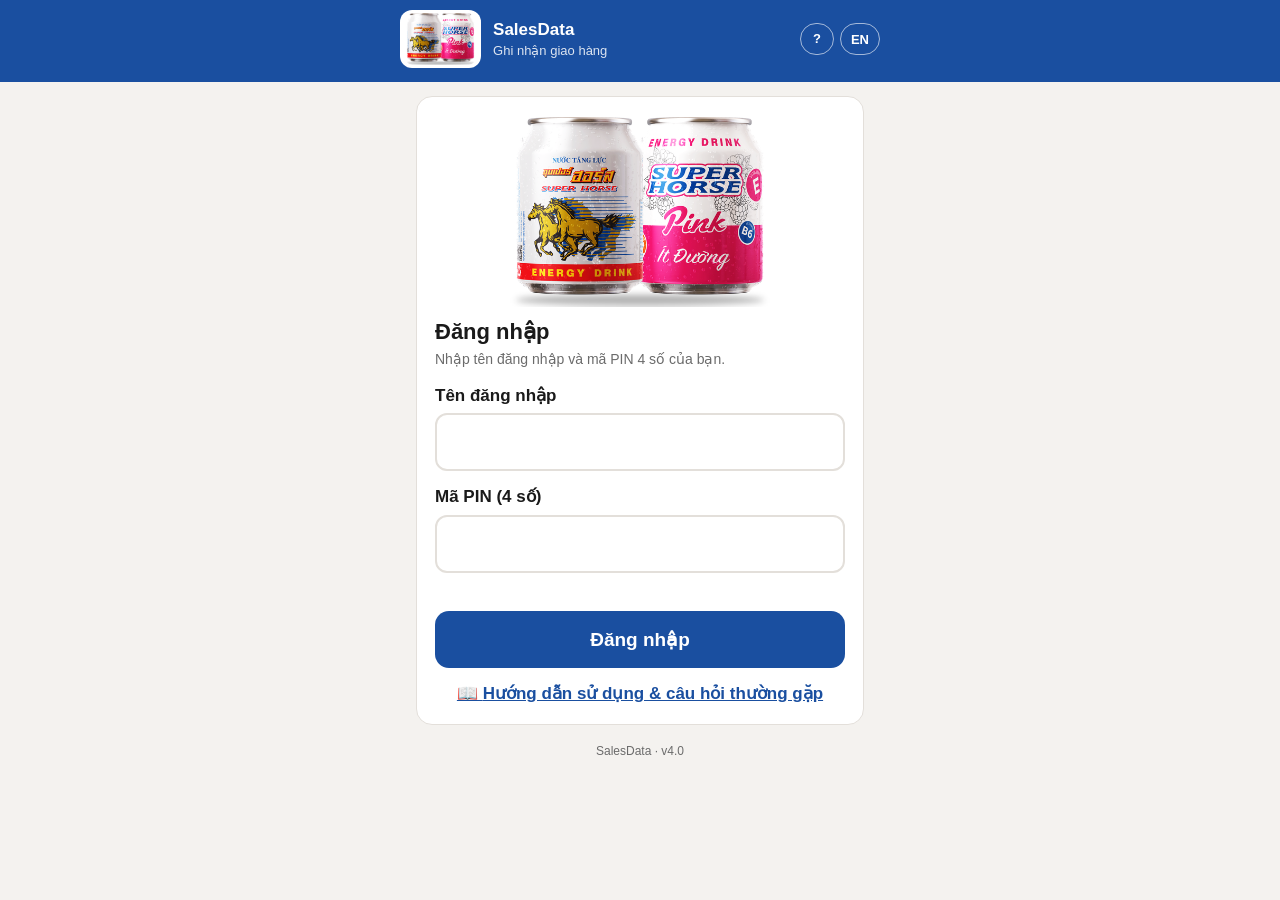
<file: index.html>
<!doctype html>
<html lang="vi">
<head>
<meta charset="utf-8">
<meta name="viewport" content="width=device-width, initial-scale=1, viewport-fit=cover">
<meta name="theme-color" content="#1A4FA0">
<meta name="apple-mobile-web-app-capable" content="yes">
<meta name="apple-mobile-web-app-title" content="SalesData">
<title>SalesData</title>
<link rel="manifest" href="manifest.json">
<link rel="apple-touch-icon" href="icon.png">
<link rel="icon" href="icon.png">
<style>
  :root{
    --brand:#1A4FA0; --brand-dark:#123A78; --accent:#F5C84C; --ink:#1A1A1A; --muted:#6B6B6B;
    --bg:#F4F2EF; --card:#FFFFFF; --line:#E3DFDA;
    --green:#1E9E4A; --orange:#E07B00; --red:#D0212B;
    --radius:16px;
  }
  *{box-sizing:border-box;-webkit-tap-highlight-color:transparent}
  html,body{margin:0;height:100%}
  body{font-family:-apple-system,BlinkMacSystemFont,"Segoe UI",Roboto,"Helvetica Neue",Arial,sans-serif;
       background:var(--bg);color:var(--ink);font-size:17px;line-height:1.4}
  .wrap{max-width:480px;margin:0 auto;padding:0 16px calc(24px + env(safe-area-inset-bottom))}
  header{background:var(--brand);color:#fff;padding:calc(10px + env(safe-area-inset-top)) 16px 14px}
  .hdr{max-width:480px;margin:0 auto;display:flex;align-items:center;gap:12px}
  .logo{height:58px;width:auto;max-width:90px;object-fit:contain;background:#fff;border-radius:12px;padding:3px 5px}
  .hero{display:block;width:72%;max-width:260px;margin:2px auto 10px}
  .logo-fallback{display:none;font-weight:900;letter-spacing:.5px;line-height:1;font-size:14px;
       background:#fff;color:var(--brand);border-radius:10px;padding:7px 9px;text-align:center}
  .who{flex:1;min-width:0}
  .who .name{font-weight:700;font-size:17px;white-space:nowrap;overflow:hidden;text-overflow:ellipsis}
  .who .user{font-size:13px;opacity:.85}
  .hbtns{display:flex;gap:6px}
  .chip{border:1px solid rgba(255,255,255,.6);background:transparent;color:#fff;border-radius:999px;
        padding:6px 10px;font-size:13px;font-weight:600}
  .card{background:var(--card);border-radius:var(--radius);padding:18px;margin-top:14px;border:1px solid var(--line)}
  h1{font-size:22px;margin:4px 0 2px}
  .sub{color:var(--muted);font-size:14px;margin:0}
  label{display:block;font-weight:700;margin:14px 0 6px}
  input{width:100%;font-size:22px;padding:14px;border:2px solid var(--line);border-radius:12px;background:#fff;color:var(--ink)}
  input:focus{outline:none;border-color:var(--brand)}
  input.big{font-size:40px;font-weight:800;text-align:center;letter-spacing:1px}
  input.pin{letter-spacing:12px;text-align:center;font-weight:800}
  .hint{font-size:13px;color:var(--muted);margin-top:6px}
  .err{color:var(--red);font-size:14px;font-weight:600;margin-top:8px;min-height:1em}
  .btn{display:block;width:100%;border:0;border-radius:14px;padding:17px;font-size:19px;font-weight:800;
       background:var(--brand);color:#fff;margin-top:16px}
  .btn:active{background:var(--brand-dark)}
  .btn:disabled{background:#C9C4BE;color:#fff}
  .btn.ghost{background:#fff;color:var(--ink);border:2px solid var(--line)}
  .btn.green{background:var(--green)}
  .row{display:flex;justify-content:space-between;gap:10px;padding:10px 0;border-bottom:1px solid var(--line)}
  .row:last-child{border-bottom:0}
  .row .k{color:var(--muted)} .row .v{font-weight:700;text-align:right;word-break:break-word}
  /* GPS */
  .gps{display:flex;gap:12px;align-items:center}
  .dot{width:22px;height:22px;border-radius:50%;flex:none;background:#BBB;box-shadow:0 0 0 5px rgba(0,0,0,.06)}
  .dot.green{background:var(--green);box-shadow:0 0 0 5px rgba(30,158,74,.18)}
  .dot.orange{background:var(--orange);box-shadow:0 0 0 5px rgba(224,123,0,.18)}
  .dot.red{background:var(--red);box-shadow:0 0 0 5px rgba(208,33,43,.18)}
  .dot.wait{animation:pulse 1.2s infinite}
  @keyframes pulse{50%{opacity:.35}}
  .gps .t{font-weight:800}
  .gps .d{font-size:13px;color:var(--muted)}
  .legend{display:grid;grid-template-columns:auto 1fr;gap:6px 10px;font-size:13px;margin-top:12px;
          padding-top:12px;border-top:1px dashed var(--line);align-items:center}
  .legend i{display:inline-block;width:12px;height:12px;border-radius:50%}
  .big-num{font-size:46px;font-weight:900;text-align:center;color:var(--brand);margin:6px 0}
  .center{text-align:center}
  .tick{width:84px;height:84px;border-radius:50%;background:var(--green);color:#fff;font-size:50px;
        display:flex;align-items:center;justify-content:center;margin:10px auto}
  .tick.amber{background:var(--orange)}
  .banner{background:#FFF4E0;border:1px solid #F3C98A;color:#7A4A00;border-radius:12px;padding:10px 12px;
          font-size:14px;margin-top:14px;display:none}
  .modal{position:fixed;inset:0;background:rgba(0,0,0,.55);display:none;align-items:flex-end;justify-content:center;z-index:9}
  .modal .box{background:#fff;width:100%;max-width:480px;border-radius:20px 20px 0 0;padding:22px 18px calc(22px + env(safe-area-inset-bottom))}
  .hidden{display:none!important}
  .tagline{background:#0F2F63;color:#F5C84C;text-align:center;font-size:clamp(10.5px,2.9vw,13px);font-weight:700;
           padding:7px 8px;white-space:nowrap;overflow:hidden;text-overflow:ellipsis}
  .mission{position:fixed;inset:0;z-index:10;background:linear-gradient(170deg,#1A4FA0 0%,#0F2F63 100%);
           color:#fff;display:none;flex-direction:column;overflow-y:auto;
           padding:calc(28px + env(safe-area-inset-top)) 24px calc(24px + env(safe-area-inset-bottom))}
  .mission .in{max-width:440px;margin:auto;width:100%;text-align:center}
  .mission img{width:62%;max-width:230px;background:#fff;border-radius:20px;padding:10px 12px;margin-bottom:22px}
  .mission .hello{font-size:18px;opacity:.9;margin-bottom:14px}
  .mission .msg{font-size:24px;line-height:1.45;font-weight:700;text-align:left}
  .mission .msg b{color:#FFE7A3}
  .mission .ok{background:#fff;color:var(--brand);margin-top:30px;font-size:22px}
  .tabs{display:flex;background:#fff;border-bottom:1px solid var(--line);position:sticky;top:0;z-index:5}
  .tabs button{flex:1;border:0;background:transparent;padding:12px 6px;font-size:15.5px;font-weight:700;color:var(--muted);border-bottom:3px solid transparent}
  .tabs button.on{color:var(--brand);border-bottom-color:var(--brand)}
  .tabs .badge{display:inline-block;min-width:18px;padding:0 5px;border-radius:9px;background:var(--orange);color:#fff;font-size:11.5px;margin-left:4px;vertical-align:2px}
  .tiles{display:grid;grid-template-columns:1fr 1fr;gap:10px}
  .tile{background:var(--card);border:1px solid var(--line);border-radius:var(--radius);padding:14px}
  .tile .l{font-size:13px;color:var(--muted);font-weight:600}
  .tile .v{font-size:34px;font-weight:900;color:var(--ink);line-height:1.1;margin-top:4px}
  .tile .u{font-size:13px;color:var(--muted)}
  .tile .d{font-size:12.5px;color:var(--muted);margin-top:4px}
  .stats{display:grid;grid-template-columns:repeat(3,1fr);text-align:center;gap:6px}
  .stats b{display:block;font-size:20px} .stats span{font-size:12px;color:var(--muted)}
  .ctitle{font-weight:800;font-size:16px;margin:0 0 2px} .csub{font-size:12.5px;color:var(--muted);margin:0 0 10px}
  .mbar{fill:var(--brand)} .mbar.today{fill:var(--accent)} .maxis{fill:var(--muted);font-size:10px}
  .dayh{font-size:13px;font-weight:800;color:var(--muted);margin:14px 0 4px;display:flex;justify-content:space-between}
  .ent{display:flex;align-items:center;gap:10px;padding:10px 0;border-bottom:1px solid var(--line)}
  .ent:last-child{border-bottom:0}
  .ent .tm{font-weight:700;width:48px;flex:none;font-size:15px}
  .ent .bx{flex:1;min-width:0}
  .ent .bx b{font-size:18px}
  .ent .st{font-size:12.5px;color:var(--muted);margin-top:2px}
  .ent.void .bx b{text-decoration:line-through;color:var(--muted)}
  .pill{display:inline-block;font-size:11.5px;font-weight:700;border-radius:999px;padding:2px 8px;margin-right:4px}
  .p-pend{background:#FFF1DB;color:#8A4B00} .p-am{background:#E3EDFB;color:#123A78} .p-void{background:#EEE;color:#555}
  .p-rej{background:#FCE4E4;color:#8F1C1C} .p-q{background:#FFF1DB;color:#8A4B00}
  .rbtn{flex:none;border:1px solid var(--line);background:#fff;border-radius:10px;padding:8px 10px;font-size:13px;font-weight:700;color:var(--ink)}
  .opt{display:flex;gap:10px;align-items:center;border:2px solid var(--line);border-radius:12px;padding:12px;margin-top:8px;font-weight:700}
  .opt.on{border-color:var(--brand);background:#F1F6FD}
  .opt input{width:auto;margin:0}
  textarea{width:100%;font:inherit;font-size:16px;padding:10px;border:2px solid var(--line);border-radius:12px;min-height:70px}
  .refresh{display:flex;justify-content:space-between;align-items:center;font-size:12.5px;color:var(--muted);margin-top:12px}
  .refresh button{border:1px solid var(--line);background:#fff;border-radius:10px;padding:6px 12px;font-weight:700}
  .seg{display:flex;gap:6px;margin:4px 0 2px}
  .seg button{flex:1;border:2px solid var(--line);background:#fff;border-radius:12px;padding:10px 6px;font-weight:800;font-size:14.5px;color:var(--muted)}
  .seg button.on{border-color:var(--brand);color:var(--brand);background:#F1F6FD}
  .seg button.pink.on{border-color:#D6246E;color:#D6246E;background:#FDEFF5}
  select.sel{width:100%;font-size:17px;padding:12px;border:2px solid var(--line);border-radius:12px;background:#fff;font-weight:700}
  .stile .v.neg{color:var(--red)}
  .stile .pend{font-size:12.5px;color:#8A4B00;font-weight:700;margin-top:2px}
  .eom{background:linear-gradient(135deg,#FFF4E0,#FFE7BF);border:1px solid #F3C98A;border-radius:var(--radius);padding:14px;margin-top:12px}
  .eom b{display:block;font-size:16px;color:#6B3A00} .eom p{margin:4px 0 10px;font-size:13.5px;color:#7A4A00}
  .eom.done{background:#E3F4E8;border-color:#B5DDC0} .eom.done b{color:#1B5E20}
  .acts{display:grid;grid-template-columns:1fr 1fr;gap:8px}
  .act{border:1px solid var(--line);background:#fff;border-radius:14px;padding:14px 10px;text-align:left;font-weight:800;font-size:14.5px;color:var(--ink);min-height:64px}
  .act span{display:block;font-size:22px;margin-bottom:2px}
  .act.wide{grid-column:span 2;background:var(--brand);color:#fff;border-color:var(--brand)}
  .dispatch{border:2px dashed var(--brand);border-radius:14px;padding:12px;margin-top:10px;display:flex;gap:10px;align-items:center}
  .dispatch .i{flex:1} .dispatch b{font-size:18px} .dispatch .s{font-size:12.5px;color:var(--muted)}
  .mv{display:flex;gap:10px;align-items:flex-start;padding:9px 0;border-bottom:1px solid var(--line);font-size:14px}
  .mv:last-child{border-bottom:0}
  .mv .q{font-weight:900;min-width:58px;text-align:right;font-size:16px}
  .mv .q.in{color:var(--green)} .mv .q.out{color:var(--ink)}
  .mv .x{flex:1;min-width:0} .mv .x .m{color:var(--muted);font-size:12.5px}
  .cmp{display:grid;grid-template-columns:1fr auto auto auto;gap:6px 12px;align-items:center;font-size:15px;margin:12px 0}
  .cmp .h{font-size:12px;color:var(--muted);font-weight:700}
  .cmp .d0{color:var(--green);font-weight:900} .cmp .dn{color:var(--red);font-weight:900}
  .gmini{display:flex;align-items:center;gap:8px;font-size:13px;color:var(--muted);margin-top:10px}
  .gmini .dot{width:12px;height:12px;box-shadow:none}
  .busy{position:fixed;inset:0;z-index:20;background:linear-gradient(170deg,#1A4FA0 0%,#0F2F63 100%);color:#fff;display:none;
        flex-direction:column;align-items:center;justify-content:center;text-align:center;padding:24px}
  .busy .spin{width:74px;height:74px;border-radius:50%;border:7px solid rgba(255,255,255,.25);border-top-color:#F5C84C;animation:spin .9s linear infinite}
  @keyframes spin{to{transform:rotate(360deg)}}
  .busy h2{font-size:26px;margin:22px 0 6px} .busy p{font-size:16px;opacity:.9;margin:0;max-width:320px}
  .busy .bx{font-size:44px;font-weight:900;color:#F5C84C;margin-top:14px}
  .foot{font-size:12px;color:var(--muted);text-align:center;margin-top:18px}
</style>
</head>
<body>

<header>
  <div class="hdr">
    <img class="logo" src="logo.png" alt="Super Horse" onerror="this.style.display='none';document.getElementById('logoFb').style.display='block'">
    <div class="logo-fallback" id="logoFb">SUPER<br>HORSE</div>
    <div class="who">
      <div class="name" id="hName">SalesData</div>
      <div class="user" id="hUser" data-i="appTitle"></div>
    </div>
    <div class="hbtns">
      <a class="chip" id="helpBtn" href="guide-sales.html?from=app" title="Help / Hướng dẫn" aria-label="Help" style="text-decoration:none;font-weight:800;min-width:34px;text-align:center">?</a>
      <button class="chip" id="langBtn">EN</button>
      <button class="chip hidden" id="logoutBtn" data-i="logout"></button>
    </div>
  </div>
</header>
<div class="tagline hidden" id="tagline" data-i="tagline"></div>
<nav class="tabs hidden" id="tabs">
  <button id="tabEntry" class="on" data-i="tabEntry"></button>
  <button id="tabStock"><span data-i="tabStock"></span><span class="badge hidden" id="stockBadge"></span></button>
  <button id="tabMine"><span data-i="tabMine"></span><span class="badge hidden" id="mineBadge"></span></button>
</nav>

<div class="wrap">

  <!-- LOGIN -->
  <section id="vLogin" class="hidden">
    <div class="card">
      <img class="hero" src="logo.png" alt="Super Horse Classic &amp; Pink" onerror="this.remove()">
      <h1 data-i="loginTitle"></h1>
      <p class="sub" data-i="loginSub"></p>
      <label for="uName" data-i="username"></label>
      <input id="uName" autocomplete="username" autocapitalize="none" autocorrect="off" spellcheck="false">
      <label for="uPin" data-i="pin"></label>
      <input id="uPin" class="pin" type="password" inputmode="numeric" pattern="[0-9]*" maxlength="4" autocomplete="current-password">
      <div class="err" id="loginErr"></div>
      <button class="btn" id="loginBtn" data-i="loginBtn"></button>
      <p class="center" style="margin:14px 0 0"><a href="guide-sales.html?from=app" id="helpLink" style="color:var(--brand);font-weight:700">📖 <span data-i="guideLink"></span></a></p>
    </div>
  </section>

  <!-- ENTRY -->
  <section id="vEntry" class="hidden">
    <div class="banner" id="queueBanner"></div>

    <div class="card">
      <div class="gps">
        <div class="dot wait" id="gDot"></div>
        <div>
          <div class="t" id="gTitle"></div>
          <div class="d" id="gDesc"></div>
        </div>
      </div>
      <div class="legend">
        <i style="background:var(--green)"></i><span data-i="lgGreen"></span>
        <i style="background:var(--orange)"></i><span data-i="lgOrange"></span>
        <i style="background:var(--red)"></i><span data-i="lgRed"></span>
      </div>
      <p class="hint" data-i="gpsWhy"></p>
    </div>

    <div class="card">
      <div id="dl1PickWrap" class="hidden"><label for="dl1Pick" style="margin-top:0" data-i="fromDl1"></label>
        <select id="dl1Pick" class="sel"></select></div>
      <label data-i="productLabel" id="prodLbl"></label>
      <div class="seg" id="prodSeg"><button data-p="SH" class="on">Super Horse Energy Drink</button><button data-p="PINK" class="pink">Super Horse Pink</button></div>
      <label for="boxes" data-i="boxesLabel"></label>
      <input id="boxes" class="big" type="text" inputmode="numeric" pattern="[0-9]*" maxlength="4" autocomplete="off" placeholder="0">
      <div class="hint" data-i="boxesHint"></div>
      <div class="err" id="boxErr"></div>
      <button class="btn" id="confirmBtn" disabled data-i="confirm"></button>
      <div class="err center" id="confirmWhy" style="color:var(--muted);font-weight:500"></div>
    </div>
  </section>

  <!-- REVIEW -->
  <section id="vReview" class="hidden">
    <div class="card">
      <h1 data-i="reviewTitle"></h1>
      <p class="sub" data-i="reviewSub"></p>
      <div class="big-num" id="rBoxes"></div>
      <div class="center sub" data-i="boxesUnit"></div>
      <div style="margin-top:14px">
        <div class="row"><span class="k" data-i="rProduct"></span><span class="v" id="rProd"></span></div>
        <div class="row hidden" id="rDl1Row"><span class="k" data-i="fromDl1"></span><span class="v" id="rDl1"></span></div>
        <div class="row"><span class="k" data-i="rEmployee"></span><span class="v" id="rEmp"></span></div>
        <div class="row"><span class="k" data-i="rTime"></span><span class="v" id="rTime"></span></div>
        <div class="row"><span class="k" data-i="rGps"></span><span class="v" id="rGps"></span></div>
        <div class="row"><span class="k" data-i="rAcc"></span><span class="v" id="rAcc"></span></div>
      </div>
      <button class="btn green" id="submitBtn" data-i="submit"></button>
      <button class="btn ghost" id="backBtn" data-i="back"></button>
    </div>
  </section>

  <!-- DONE -->
  <section id="vDone" class="hidden">
    <div class="card center">
      <div class="tick" id="dTick">✓</div>
      <h1 id="dTitle"></h1>
      <p class="sub" id="dSub"></p>
      <div class="big-num" id="dBoxes"></div>
      <button class="btn" id="newBtn" data-i="newEntry"></button>
    </div>
  </section>

  <!-- DL1 STOCK -->
  <section id="vStock" class="hidden">
    <div class="refresh"><span id="kUpd"></span><button id="kRefresh" data-i="refresh"></button></div>
    <div class="err" id="kErr"></div>
    <div id="stockBody"></div>
  </section>

  <!-- MY SALES (read-only) -->
  <section id="vMine" class="hidden">
    <div class="refresh"><span id="mUpd"></span><button id="mRefresh" data-i="refresh"></button></div>
    <div class="err" id="mErr"></div>
    <div id="mineBody"></div>
  </section>

  <div class="foot">SalesData · v4.0</div>
</div>

<!-- Welcome / mission screen (once per login) -->
<div class="mission" id="mission">
  <div class="in">
    <img src="logo.png" alt="Super Horse" onerror="this.remove()">
    <div class="hello" id="mHello"></div>
    <div class="msg" id="mMsg"></div>
    <button class="btn ok" id="mOk">OK</button>
  </div>
</div>

<div id="toast" style="position:fixed;left:50%;bottom:calc(24px + env(safe-area-inset-bottom));transform:translateX(-50%);background:#1F1F1F;color:#fff;border-radius:12px;padding:11px 16px;font-weight:700;z-index:25;display:none;max-width:90vw;text-align:center"></div>
<!-- Sending overlay -->
<div class="busy" id="busy" role="alertdialog" aria-live="assertive">
  <div class="spin"></div>
  <h2 id="busyT"></h2><p id="busyS"></p><div class="bx" id="busyB"></div>
</div>

<!-- Stock movement / delivery -->
<div class="modal" id="mvModal">
  <div class="box" style="max-height:94vh;overflow:auto">
    <h1 id="mvTitle"></h1>
    <p class="sub" id="mvSub"></p>
    <div id="mvProdWrap"><label data-i="productLabel"></label>
      <div class="seg" id="mvSeg"><button data-p="SH" class="on">Super Horse Energy Drink</button><button data-p="PINK" class="pink">Super Horse Pink</button></div></div>
    <label for="mvQty" data-i="qtyBoxes"></label>
    <input id="mvQty" class="big" type="text" inputmode="numeric" pattern="[0-9]*" maxlength="5" placeholder="0">
    <label for="mvNote" id="mvNoteLbl"></label>
    <textarea id="mvNote" maxlength="300"></textarea>
    <div class="gmini"><span class="dot" id="mvDot"></span><span id="mvGps"></span></div>
    <div class="err" id="mvErr"></div>
    <button class="btn green" id="mvSend" disabled></button>
    <button class="btn ghost" id="mvClose" data-i="cancel"></button>
  </div>
</div>

<!-- Blind stocktake -->
<div class="modal" id="stModal">
  <div class="box" style="max-height:94vh;overflow:auto">
    <div id="stStep1">
      <h1 id="stTitle"></h1>
      <p class="sub" id="stSub"></p>
      <label for="stSH">Super Horse Energy Drink</label>
      <input id="stSH" class="big" type="text" inputmode="numeric" pattern="[0-9]*" maxlength="6" placeholder="0">
      <label for="stPINK">Super Horse Pink</label>
      <input id="stPINK" class="big" type="text" inputmode="numeric" pattern="[0-9]*" maxlength="6" placeholder="0">
      <p class="hint" data-i="stBlind"></p>
      <div class="gmini"><span class="dot" id="stDot"></span><span id="stGps"></span></div>
      <div class="err" id="stErr"></div>
      <button class="btn green" id="stSend" disabled data-i="stSend"></button>
      <button class="btn ghost" id="stClose" data-i="cancel"></button>
    </div>
    <div id="stStep2" class="hidden">
      <div class="tick" id="stTick">✓</div>
      <h1 id="stResT" class="center"></h1>
      <p class="sub center" id="stResS"></p>
      <div class="cmp" id="stCmp"></div>
      <div id="stDiffWrap" class="hidden">
        <label for="stReason" data-i="stReason"></label>
        <textarea id="stReason" maxlength="300"></textarea>
        <div class="err" id="stErr2"></div>
        <button class="btn" id="stReasonSend" data-i="stReasonSend"></button>
        <button class="btn ghost" id="stRecount" data-i="stRecount"></button>
      </div>
      <button class="btn ghost" id="stDone" data-i="stDone"></button>
    </div>
  </div>
</div>

<!-- Report a mistake -->
<div class="modal" id="repModal">
  <div class="box" style="max-height:92vh;overflow:auto">
    <h1 data-i="repTitle"></h1>
    <p class="sub" id="repEntry"></p>
    <label class="opt" data-k="amend"><input type="radio" name="rk" value="amend"><span data-i="optQty"></span></label>
    <div id="repQtyWrap" class="hidden">
      <label for="repQty" data-i="newQty"></label>
      <input id="repQty" class="big" type="text" inputmode="numeric" pattern="[0-9]*" maxlength="4" placeholder="0">
    </div>
    <label class="opt" data-k="duplicate"><input type="radio" name="rk" value="duplicate"><span data-i="optDup"></span></label>
    <label class="opt" data-k="not_mine"><input type="radio" name="rk" value="not_mine"><span data-i="optNotMine"></span></label>
    <label for="repNote" data-i="repNote"></label>
    <textarea id="repNote" maxlength="300"></textarea>
    <p class="hint" data-i="repHow"></p>
    <div class="err" id="repErr"></div>
    <button class="btn" id="repSend" data-i="repSend" disabled></button>
    <button class="btn ghost" id="repClose" data-i="cancel"></button>
  </div>
</div>

<!-- Large-quantity double check -->
<div class="modal" id="bigModal">
  <div class="box center">
    <h1 data-i="bigTitle"></h1>
    <div class="big-num" id="bigNum"></div>
    <p class="sub" data-i="bigSub"></p>
    <button class="btn green" id="bigYes" data-i="bigYes"></button>
    <button class="btn ghost" id="bigNo" data-i="bigNo"></button>
  </div>
</div>

<script>
/* ================== CONFIG ================== */
const API_URL = 'https://script.google.com/macros/s/AKfycbwx9JWqWJlHNZlQ2IWpJFFvySi3-HYgj1av-EY830c0ryAxt7UlTzAwJwNkxhgjPYYx/exec';
const MIN_BOXES = 1, MAX_BOXES = 2400, BIG_QTY = 500;
const GREEN_M = 20, ORANGE_M = 50;      // accuracy bands (metres)
const ORANGE_AFTER_S = 20;              // orange accepted after this many seconds
const TZ_OFFSET_H = 7;                  // Vietnam time, for daily logout
/* ============================================ */

const T = {
  vi:{
    appTitle:'Ghi nhận giao hàng', logout:'Thoát',
    loginTitle:'Đăng nhập', loginSub:'Nhập tên đăng nhập và mã PIN 4 số của bạn.',
    username:'Tên đăng nhập', pin:'Mã PIN (4 số)', loginBtn:'Đăng nhập',
    errLogin:'Sai tên đăng nhập hoặc mã PIN.', errLocked:'Nhập sai quá nhiều lần. Thử lại sau 15 phút.',
    errNet:'Không có kết nối mạng. Cần mạng để đăng nhập.', errFill:'Vui lòng nhập tên đăng nhập và đủ 4 số PIN.',
    errServer:'Lỗi máy chủ. Thử lại sau.',
    gpsWait:'Đang tìm vị trí GPS…', gpsGreen:'GPS tốt', gpsOrange:'GPS trung bình', gpsRed:'GPS yếu',
    gpsAcc:'Độ chính xác: ±{m} m',
    gpsDenied:'Chưa cho phép truy cập vị trí. Hãy bật Vị trí (Location) cho trình duyệt rồi tải lại trang.',
    gpsNone:'Thiết bị không hỗ trợ GPS.',
    lgGreen:'Xanh: tốt (±20 m trở xuống) — gửi được',
    lgOrange:'Cam: trung bình (±21–50 m) — gửi được sau 20 giây chờ',
    lgRed:'Đỏ: yếu (trên ±50 m) — không gửi được',
    gpsWhy:'Màu sắc cho biết độ chính xác của vị trí GPS, không phải tín hiệu điện thoại. Để GPS tốt hơn: đứng ngoài trời, tránh mái che và nhà cao tầng, chờ vài giây.',
    boxesLabel:'Số thùng đã giao', boxesHint:'Từ 1 đến 2.400 thùng', boxesUnit:'thùng',
    errBoxes:'Nhập số từ 1 đến 2.400.',
    confirm:'Xác nhận',
    whyGps:'Chờ GPS chuyển sang màu xanh…', whyOrange:'GPS cam — có thể xác nhận sau {s} giây nữa, hoặc chờ màu xanh.',
    whyRed:'GPS đỏ — chưa thể gửi. Hãy ra chỗ thoáng.', whyBoxes:'Nhập số thùng.',
    reviewTitle:'Kiểm tra lại', reviewSub:'Kiểm tra thông tin trước khi gửi.',
    rEmployee:'Nhân viên', rTime:'Thời gian', rGps:'Vị trí', rAcc:'Độ chính xác GPS',
    submit:'Gửi', back:'Quay lại sửa',
    bigTitle:'Số lượng lớn — bạn chắc chắn?', bigSub:'Kiểm tra lại số thùng. Bấm "Đúng" để tiếp tục.',
    bigYes:'Đúng, tiếp tục', bigNo:'Không, sửa lại',
    doneTitle:'Gửi thành công', doneSub:'Dữ liệu đã được lưu.',
    queuedTitle:'Đã lưu trên máy', queuedSub:'Chưa có mạng. Dữ liệu sẽ tự động gửi khi có mạng — không cần nhập lại.',
    newEntry:'Ghi nhận mới',
    queueN:'{n} mục chưa gửi — sẽ tự gửi khi có mạng.',
    expired:'Phiên đăng nhập đã hết hạn. Vui lòng đăng nhập lại.',
    tagline:'Dữ liệu chính xác → Quyết định tốt hơn → Cùng phát triển',
    hello:'Xin chào, {n}!',
    tabStock:'Kho DL1', fromDl1:'Hàng lấy từ DL1', productLabel:'Sản phẩm', rProduct:'Sản phẩm', qtyBoxes:'Số thùng',
    noDl1:'Bạn chưa được giao DL1 nào. Liên hệ admin nếu bạn phụ trách kho DL1.', curStock:'Tồn kho hiện tại', pendingN:'{n} thùng chờ duyệt',
    negWarn:'Tồn âm — hãy kiểm kê', expectedT:'Hàng đang về', dispatchLine:'Phiếu {no} · dự kiến {d}', confirmReceive:'Nhận hàng',
    aSale:'Bán tại DL1', aCount:'Kiểm kê', aReturn:'Trả về công ty', aDamaged:'Hàng hỏng / hết hạn', aPromo:'Hàng khuyến mãi',
    recentT:'Nhập xuất gần đây (cả nhóm)', teamT:'Nhóm', lastCount:'Kiểm kê gần nhất: {d} · @{u}', neverCounted:'Chưa kiểm kê lần nào — hãy kiểm kê để ghi số dư đầu kỳ.',
    eomT:'Kiểm kê cuối tháng {m}', eomS:'Bắt buộc, hạn chót {d}. Số liệu tính cho ngày cuối tháng; thời gian và GPS thực tế vẫn được ghi lại.', eomBtn:'Kiểm kê cuối tháng',
    eomDone:'Đã kiểm kê cuối tháng {m} — chờ quản lý xác nhận và chốt.', eomLocked:'Tháng {m} đã chốt ✓',
    t_receive:'Nhận hàng', t_dropoff:'Giao sau DL1', t_dl1sale:'Bán tại DL1', t_return_hq:'Trả về công ty', t_damaged:'Hỏng / hết hạn', t_promo:'Khuyến mãi', t_count_adj:'Điều chỉnh kiểm kê',
    s_Pending:'Chờ duyệt', s_Rejected:'Bị từ chối', s_Cancelled:'Đã hủy', s_Posted:'',
    noteOpt:'Ghi chú (không bắt buộc)', noteReq:'Lý do (bắt buộc)', noteShort:'Ghi chú — bắt buộc nếu số nhận khác số phiếu',
    mvSend:'Gửi', mvSendApproval:'Gửi để quản lý duyệt', needApproval:'Cần quản lý duyệt trước khi trừ vào kho.',
    mvOk:'Đã ghi nhận ✓', mvPendOk:'Đã gửi — chờ quản lý duyệt', mvQueued:'Đã lưu trên máy — sẽ tự gửi khi có mạng',
    receiveT:'Nhận hàng từ công ty', receiveS:'Phiếu {no} · {p} · công ty gửi {n} thùng', saleS:'Ghi mỗi lần DL1 bán hàng (khách lẻ, xe của DL1…).',
    returnS:'Thùng trả lại công ty.', damagedS:'Thùng hỏng hoặc hết hạn, không bán được.', promoS:'Thùng tặng miễn phí cho chương trình khuyến mãi.',
    stTitle:'Kiểm kê kho {d}', stTitleEom:'Kiểm kê cuối tháng {m} · {d}', stSub:'Đếm toàn bộ thùng trong kho, rồi nhập số đếm được cho từng sản phẩm.',
    stBlind:'Ứng dụng chỉ so sánh với hệ thống sau khi bạn gửi — hãy nhập đúng số bạn đã đếm.', stSend:'Gửi kết quả kiểm kê', stNeedNet:'Cần có mạng để kiểm kê.',
    stMatch:'Khớp với hệ thống', stMatchS:'Không cần điều chỉnh.', stDiffT:'Có chênh lệch', stDiffS:'Yêu cầu điều chỉnh đã gửi quản lý duyệt. Hãy ghi lý do, hoặc bấm Đếm lại nếu bạn nghĩ đã đếm sai.',
    stOpeningT:'Đã ghi số dư đầu kỳ', stOpeningS:'Số dư đầu kỳ cần quản lý duyệt trước khi có hiệu lực.',
    cProduct:'Sản phẩm', cCounted:'Đếm', cSystem:'Hệ thống', cDiff:'Chênh', stReason:'Lý do chênh lệch', stReasonSend:'Gửi lý do', stRecount:'Đếm lại', stDone:'Xong', reasonSent:'Đã gửi lý do ✓',
    gpsMiniWait:'Đang lấy GPS…', gpsMiniOk:'GPS ±{m} m', gpsMiniWeak:'GPS yếu ±{m} m — gửi được sau {s} giây (sẽ được đánh dấu)', gpsMiniWeakOk:'GPS yếu ±{m} m — sẽ được đánh dấu',
    err_not_assigned:'Bạn không được giao DL1 này.', err_month_locked:'Tháng này đã chốt.', err_note_required:'Cần ghi lý do.', err_not_expected:'Phiếu này đã được xử lý.',
    err_eom_done:'Tháng này đã kiểm kê cuối tháng.', err_eom_not_open:'Chưa đến thời gian kiểm kê cuối tháng.', err_boxes:'Số thùng không hợp lệ.', err_gps:'Chưa có GPS.',
    failedN:'{n} mục không gửi được — liên hệ quản lý.', offlineStock:'Đang xem dữ liệu đã lưu (chưa có mạng).', queuedLbl:'Chưa gửi',
    guideLink:'Hướng dẫn sử dụng & câu hỏi thường gặp', sending:'Đang gửi…', sendingSub:'Đã nhận lệnh gửi. Vui lòng chờ — không cần bấm lại.', loggingIn:'Đang đăng nhập…', pleaseWait:'Vui lòng chờ…',
    tabEntry:'Ghi nhận', tabMine:'Doanh số', refresh:'Làm mới', updatedAt:'Cập nhật {t}', cancel:'Đóng',
    today:'Hôm nay', thisMonth:'Tháng này', boxes:'thùng', dropsN:'{n} lượt giao', vsLast:'{a} so với cùng kỳ tháng trước', noLast:'tháng trước chưa có dữ liệu',
    dailyT:'Số thùng mỗi ngày — tháng này', dailyS:'Cột vàng = hôm nay.', activeDays:'Ngày làm việc', avgDrop:'TB thùng / lượt', bestDay:'Ngày tốt nhất',
    entriesT:'Các lượt giao của tôi', entriesS:'Chỉ xem. Thấy sai? Bấm "Báo lỗi" để quản lý dữ liệu kiểm tra.',
    noEntries:'Chưa có lượt giao nào trong tháng này.', report:'Báo lỗi', cancelReq:'Hủy yêu cầu',
    stPend:'Chờ duyệt', stAm:'Đã sửa', stVoid:'Đã hủy', stRej:'Bị từ chối', stQueued:'Chưa gửi (chờ mạng)',
    pendAmend:'Yêu cầu sửa thành {n} thùng', pendVoid:'Yêu cầu hủy mục này', amFrom:'gốc {o} → {n} thùng', rejBy:'Lý do: {r}',
    repTitle:'Báo lỗi lượt giao', optQty:'Sai số thùng', newQty:'Số thùng đúng', optDup:'Mục bị trùng (nhập 2 lần)', optNotMine:'Không phải lượt giao của tôi',
    repNote:'Ghi chú (không bắt buộc)', repHow:'Quản lý dữ liệu sẽ kiểm tra và duyệt. Dữ liệu gốc không bị xóa — mọi thay đổi đều được ghi lại.',
    repSend:'Gửi yêu cầu', repOk:'Đã gửi yêu cầu. Trạng thái: Chờ duyệt.', repNeedNet:'Cần có mạng để gửi yêu cầu.',
    errPending:'Mục này đã có yêu cầu đang chờ duyệt.', errWindow:'Đã quá hạn báo lỗi cho mục này. Liên hệ quản lý dữ liệu.',
    errNoChange:'Số thùng mới giống số hiện tại.', errVoid:'Mục này đã bị hủy.', loadFail:'Không tải được dữ liệu. Kiểm tra mạng rồi bấm Làm mới.',
    confirmCancel:'Hủy yêu cầu này?',
    mission:'Mỗi lần giao hàng được <b>ghi nhận chính xác</b> giúp chúng ta biết <b>khách hàng của mình ở đâu</b>. Chúng ta dùng dữ liệu đó để lập kế hoạch tốt hơn, hỗ trợ khách hàng tốt hơn, và <b>cùng nhau phát triển</b> công ty của chúng ta — Super Horse Energy Drink.',
  },
  en:{
    appTitle:'Drop-off record', logout:'Log out',
    loginTitle:'Log in', loginSub:'Enter your username and 4-digit PIN.',
    username:'Username', pin:'PIN (4 digits)', loginBtn:'Log in',
    errLogin:'Wrong username or PIN.', errLocked:'Too many wrong attempts. Try again in 15 minutes.',
    errNet:'No internet connection. Login needs a connection.', errFill:'Enter your username and all 4 PIN digits.',
    errServer:'Server error. Please try again later.',
    gpsWait:'Finding GPS position…', gpsGreen:'GPS good', gpsOrange:'GPS fair', gpsRed:'GPS poor',
    gpsAcc:'Accuracy: ±{m} m',
    gpsDenied:'Location access is blocked. Turn on Location for your browser, then reload the page.',
    gpsNone:'This device does not support GPS.',
    lgGreen:'Green: good (±20 m or better) — can submit',
    lgOrange:'Orange: fair (±21–50 m) — can submit after 20 s wait',
    lgRed:'Red: poor (worse than ±50 m) — cannot submit',
    gpsWhy:'The colour shows how accurate the GPS position is, not your phone signal. For better GPS: stand outdoors, away from roofs and tall buildings, and wait a few seconds.',
    boxesLabel:'Boxes dropped off', boxesHint:'1 to 2,400 boxes', boxesUnit:'boxes',
    errBoxes:'Enter a number from 1 to 2,400.',
    confirm:'Confirm',
    whyGps:'Waiting for GPS to turn green…', whyOrange:'GPS orange — you can confirm in {s} s, or wait for green.',
    whyRed:'GPS red — cannot submit yet. Move to an open area.', whyBoxes:'Enter the number of boxes.',
    reviewTitle:'Check again', reviewSub:'Check the details before sending.',
    rEmployee:'Employee', rTime:'Time', rGps:'Location', rAcc:'GPS accuracy',
    submit:'Submit', back:'Go back and edit',
    bigTitle:'Large quantity — are you sure?', bigSub:'Check the number of boxes. Tap "Yes" to continue.',
    bigYes:'Yes, continue', bigNo:'No, edit',
    doneTitle:'Sent successfully', doneSub:'The record has been saved.',
    queuedTitle:'Saved on phone', queuedSub:'No internet. It will send automatically when connected — no need to re-enter.',
    newEntry:'New entry',
    queueN:'{n} record(s) not sent yet — will send automatically when online.',
    expired:'Your session has expired. Please log in again.',
    tagline:'Accurate data → Better decisions → Growing together',
    hello:'Hello, {n}!',
    tabStock:'DL1 stock', fromDl1:'From DL1', productLabel:'Product', rProduct:'Product', qtyBoxes:'Boxes',
    noDl1:'You are not assigned to a DL1. Contact the admin if you look after a DL1 warehouse.', curStock:'Current stock', pendingN:'{n} boxes pending approval',
    negWarn:'Below zero — please do a stocktake', expectedT:'Deliveries on the way', dispatchLine:'Note {no} · expected {d}', confirmReceive:'Receive',
    aSale:'Sold at DL1', aCount:'Stocktake', aReturn:'Return to HQ', aDamaged:'Damaged / expired', aPromo:'Free promotion',
    recentT:'Recent movements (whole team)', teamT:'Team', lastCount:'Last stocktake: {d} · @{u}', neverCounted:'Never counted — do a stocktake to record the opening balance.',
    eomT:'Month-end stocktake {m}', eomS:'Required, deadline {d}. Figures count for the last day of the month; the real time and GPS are still recorded.', eomBtn:'Do month-end stocktake',
    eomDone:'Month-end {m} counted — waiting for the manager to sign off.', eomLocked:'Month {m} is closed ✓',
    t_receive:'Received', t_dropoff:'Drop-off', t_dl1sale:'Sold at DL1', t_return_hq:'Return to HQ', t_damaged:'Damaged / expired', t_promo:'Promotion', t_count_adj:'Stocktake adjustment',
    s_Pending:'Pending', s_Rejected:'Rejected', s_Cancelled:'Cancelled', s_Posted:'',
    noteOpt:'Note (optional)', noteReq:'Reason (required)', noteShort:'Note — required if it differs from the delivery note',
    mvSend:'Submit', mvSendApproval:'Send for manager approval', needApproval:'Needs manager approval before it comes off stock.',
    mvOk:'Recorded ✓', mvPendOk:'Sent — waiting for manager approval', mvQueued:'Saved on phone — will send when online',
    receiveT:'Receive delivery from HQ', receiveS:'Note {no} · {p} · HQ sent {n} boxes', saleS:'Log each time the DL1 sells (walk-in customers, DL1 truck…).',
    returnS:'Boxes sent back to head office.', damagedS:'Boxes damaged or expired, not sellable.', promoS:'Boxes given away free for a promotion.',
    stTitle:'Stocktake {d}', stTitleEom:'Month-end stocktake {m} · {d}', stSub:'Count every box in the warehouse, then enter what you counted for each product.',
    stBlind:'The app only compares with the system after you send — enter exactly what you counted.', stSend:'Submit count', stNeedNet:'A stocktake needs signal.',
    stMatch:'Matches the system', stMatchS:'No adjustment needed.', stDiffT:'There is a difference', stDiffS:'An adjustment request went to the manager. Give a reason, or tap Count again if you think you miscounted.',
    stOpeningT:'Opening balance recorded', stOpeningS:'The opening balance needs manager approval before it counts.',
    cProduct:'Product', cCounted:'Counted', cSystem:'System', cDiff:'Diff', stReason:'Reason for the difference', stReasonSend:'Send reason', stRecount:'Count again', stDone:'Done', reasonSent:'Reason sent ✓',
    gpsMiniWait:'Getting GPS…', gpsMiniOk:'GPS ±{m} m', gpsMiniWeak:'Weak GPS ±{m} m — can send in {s} s (will be flagged)', gpsMiniWeakOk:'Weak GPS ±{m} m — will be flagged',
    err_not_assigned:'You are not assigned to this DL1.', err_month_locked:'This month is closed.', err_note_required:'A reason is required.', err_not_expected:'This delivery was already handled.',
    err_eom_done:'Month-end stocktake already done.', err_eom_not_open:'Month-end stocktake is not open yet.', err_boxes:'Invalid number of boxes.', err_gps:'No GPS yet.',
    failedN:'{n} item(s) could not be sent — contact your manager.', offlineStock:'Showing saved data (no signal).', queuedLbl:'Not sent',
    guideLink:'User guide & FAQ', sending:'Sending…', sendingSub:'Submit received. Please wait — no need to tap again.', loggingIn:'Logging in…', pleaseWait:'Please wait…',
    tabEntry:'Record', tabMine:'My sales', refresh:'Refresh', updatedAt:'Updated {t}', cancel:'Close',
    today:'Today', thisMonth:'This month', boxes:'boxes', dropsN:'{n} drop-offs', vsLast:'{a} vs same point last month', noLast:'no data last month',
    dailyT:'Boxes per day — this month', dailyS:'Gold bar = today.', activeDays:'Active days', avgDrop:'Avg boxes / drop', bestDay:'Best day',
    entriesT:'My drop-offs', entriesS:'View only. Spot a mistake? Tap "Report" and a data manager will check it.',
    noEntries:'No drop-offs yet this month.', report:'Report', cancelReq:'Cancel request',
    stPend:'Pending review', stAm:'Amended', stVoid:'Voided', stRej:'Rejected', stQueued:'Not sent yet (waiting for signal)',
    pendAmend:'Asked to change to {n} boxes', pendVoid:'Asked to void this entry', amFrom:'original {o} → {n} boxes', rejBy:'Reason: {r}',
    repTitle:'Report a mistake', optQty:'Wrong number of boxes', newQty:'Correct number of boxes', optDup:'Duplicate (entered twice)', optNotMine:'Not my drop-off',
    repNote:'Note (optional)', repHow:'A data manager will check and approve it. The original is never deleted — every change is logged.',
    repSend:'Send request', repOk:'Request sent. Status: Pending review.', repNeedNet:'You need signal to send a request.',
    errPending:'This entry already has a request waiting.', errWindow:'Too late to report this entry. Contact a data manager.',
    errNoChange:'The new number is the same as the current one.', errVoid:'This entry is already voided.', loadFail:'Could not load data. Check signal, then tap Refresh.',
    confirmCancel:'Cancel this request?',
    mission:'Every drop-off you <b>record accurately</b> shows us <b>where our customers are</b>. We use that data to plan smarter, support our customers better, and <b>grow our company, Super Horse Energy Drink, together</b>.',
  }
};

/* ---------- storage helpers (safe) ---------- */
const S = {
  get(k,d){try{const v=localStorage.getItem(k);return v===null?d:JSON.parse(v)}catch(e){return d}},
  set(k,v){try{localStorage.setItem(k,JSON.stringify(v))}catch(e){}},
  del(k){try{localStorage.removeItem(k)}catch(e){}}
};
const $ = id => document.getElementById(id);

let lang = S.get('sh_lang','vi');
let session = S.get('sh_session',null);   // {token,username,name,expires}
let gps = {watch:null, best:null, start:0, status:'wait', timer:null};
let pending = null;                        // record being reviewed

function t(k,vars){let s=(T[lang][k]||k);if(vars)for(const x in vars)s=s.replace('{'+x+'}',vars[x]);return s}
function applyLang(){
  document.documentElement.lang=lang;
  document.querySelectorAll('[data-i]').forEach(el=>el.textContent=t(el.dataset.i));
  $('langBtn').textContent = lang==='vi'?'EN':'VI'; $('helpBtn').href=$('helpLink').href='guide-sales.html?from=app&lang='+lang;
  renderHeader(); renderGps(); updateConfirm(); renderQueue(); if(mine) renderMine(); if(stock&&session) renderStock();
  if($('mission').style.display==='flex') showMission();
}
$('langBtn').onclick=()=>{lang=lang==='vi'?'en':'vi';S.set('sh_lang',lang);applyLang()};

/* ---------- views ---------- */
function show(v){
  ['vLogin','vEntry','vReview','vDone','vMine','vStock'].forEach(x=>$(x).classList.toggle('hidden',x!==v));
  $('tagline').classList.toggle('hidden',v==='vLogin');
  $('tabs').classList.toggle('hidden',v==='vLogin'||v==='vReview');
  $('tabEntry').classList.toggle('on',v!=='vMine'&&v!=='vStock'); $('tabMine').classList.toggle('on',v==='vMine'); $('tabStock').classList.toggle('on',v==='vStock');
  if(v==='vMine') loadMine();
  if(v==='vStock') loadStock();
  if(v==='vEntry') fillDl1Pick();
  if(v==='vEntry'||v==='vStock') startGps(); else if(v!=='vReview') stopGps();
  window.scrollTo(0,0);
}

/* ---------- session (daily, midnight Vietnam time) ---------- */
function nextMidnightVN(){
  const off=TZ_OFFSET_H*3600e3, now=Date.now();
  return Math.floor((now+off)/86400e3)*86400e3+86400e3-off;
}
function sessionValid(){return session && session.token && Date.now()<session.expires}
function renderHeader(){
  if(sessionValid()){
    $('hName').textContent=session.name||session.username;
    $('hUser').textContent='@'+session.username;
    $('logoutBtn').classList.remove('hidden');
  }else{
    $('hName').textContent='SalesData';
    $('hUser').textContent=t('appTitle');
    $('logoutBtn').classList.add('hidden');
  }
}
$('logoutBtn').onclick=()=>{session=null;mine=null;stock=null;S.del('sh_session');S.del('sh_mine');S.del('sh_stock');renderHeader();show('vLogin')};

/* ---------- API ---------- */
function busy(on,title,sub,boxes){
  $('busy').style.display=on?'flex':'none';
  if(on){$('busyT').textContent=title||t('pleaseWait');$('busyS').textContent=sub||'';$('busyB').textContent=boxes||''}
}
async function api(payload,timeoutMs){
  const ctl=('AbortController' in window)?new AbortController():null;
  const timer=ctl&&timeoutMs?setTimeout(()=>ctl.abort(),timeoutMs):null;
  let r;
  try{ r=await fetch(API_URL,{method:'POST',body:JSON.stringify(payload),signal:ctl?ctl.signal:undefined}); } // text/plain: no CORS preflight
  finally{ if(timer) clearTimeout(timer); }
  if(!r.ok) throw new Error('http '+r.status);
  return r.json();
}

/* ---------- login ---------- */
$('uPin').addEventListener('input',e=>{e.target.value=e.target.value.replace(/\D/g,'').slice(0,4)});
$('uPin').addEventListener('keydown',e=>{if(e.key==='Enter')$('loginBtn').click()});
$('loginBtn').onclick=async()=>{
  const u=$('uName').value.trim().toLowerCase(), p=$('uPin').value;
  $('loginErr').textContent='';
  if(!u||!/^\d{4}$/.test(p)){$('loginErr').textContent=t('errFill');return}
  if(!navigator.onLine){$('loginErr').textContent=t('errNet');return}
  const b=$('loginBtn'); b.disabled=true; busy(true,t('loggingIn'));
  try{
    const res=await api({action:'login',username:u,pin:p,app:'field'});
    if(res.ok){
      session={token:res.token,username:res.username,name:res.name,role:res.role||'',expires:nextMidnightVN()}; mine=null;
      S.set('sh_session',session); S.set('sh_lastUser',u);
      $('uPin').value=''; stock=null; renderHeader(); show('vEntry'); flushQueue(); showMission(); loadStock(true);
    }else{
      $('loginErr').textContent = res.error==='locked'?t('errLocked'):t('errLogin');
    }
  }catch(e){$('loginErr').textContent=navigator.onLine?t('errServer'):t('errNet')}
  busy(false); b.disabled=false;
};

/* ---------- GPS (runs only while entry screen is open & visible) ---------- */
function startGps(){
  if(gps.watch!==null) return;
  if(!('geolocation' in navigator)){gps.status='none';renderGps();return}
  gps.best=null; gps.start=Date.now(); gps.status='wait';
  gps.watch=navigator.geolocation.watchPosition(onPos,onPosErr,{enableHighAccuracy:true,maximumAge:0,timeout:30000});
  clearInterval(gps.timer); gps.timer=setInterval(()=>{renderGps();updateConfirm()},1000);
  renderGps();
}
function stopGps(){
  if(gps.watch!==null){navigator.geolocation.clearWatch(gps.watch);gps.watch=null}
  clearInterval(gps.timer); gps.timer=null;
}
function onPos(p){
  const c=p.coords, fix={lat:c.latitude,lng:c.longitude,acc:Math.round(c.accuracy),at:Date.now()};
  // keep the most accurate recent fix (fresh within 30 s)
  if(!gps.best || fix.acc<=gps.best.acc || Date.now()-gps.best.at>30000) gps.best=fix;
  renderGps(); updateConfirm();
}
function onPosErr(e){
  if(e.code===1){gps.status='denied';renderGps();updateConfirm()}
}
function band(acc){return acc<=GREEN_M?'green':acc<=ORANGE_M?'orange':'red'}
function renderGps(){
  const dot=$('gDot'), ti=$('gTitle'), de=$('gDesc');
  dot.className='dot';
  if(gps.status==='denied'){dot.classList.add('red');ti.textContent=t('gpsRed');de.textContent=t('gpsDenied');return}
  if(gps.status==='none'){dot.classList.add('red');ti.textContent=t('gpsRed');de.textContent=t('gpsNone');return}
  if(!gps.best){dot.classList.add('wait');ti.textContent=t('gpsWait');de.textContent='';return}
  const b=band(gps.best.acc);
  dot.classList.add(b);
  ti.textContent=t(b==='green'?'gpsGreen':b==='orange'?'gpsOrange':'gpsRed');
  de.textContent=t('gpsAcc',{m:gps.best.acc})+' · '+gps.best.lat.toFixed(6)+', '+gps.best.lng.toFixed(6);
}
function gpsOk(){
  if(!gps.best) return {ok:false,why:t('whyGps')};
  const b=band(gps.best.acc);
  if(b==='green') return {ok:true};
  if(b==='red') return {ok:false,why:t('whyRed')};
  const left=ORANGE_AFTER_S-Math.floor((Date.now()-gps.start)/1000);
  return left<=0?{ok:true}:{ok:false,why:t('whyOrange',{s:left})};
}
document.addEventListener('visibilitychange',()=>{
  if(document.hidden) stopGps();
  else if(!$('vEntry').classList.contains('hidden')||!$('vStock').classList.contains('hidden')) startGps();
});

/* ---------- boxes ---------- */
function boxVal(){const v=$('boxes').value;return /^\d+$/.test(v)?parseInt(v,10):NaN}
function boxesOk(){const n=boxVal();return n>=MIN_BOXES&&n<=MAX_BOXES}
$('boxes').addEventListener('input',e=>{
  e.target.value=e.target.value.replace(/\D/g,'').replace(/^0+/,'').slice(0,4);
  $('boxErr').textContent = e.target.value && !boxesOk() ? t('errBoxes') : '';
  updateConfirm();
});
function updateConfirm(){
  if($('vEntry').classList.contains('hidden')) return;
  const g=gpsOk(), b=boxesOk();
  $('confirmBtn').disabled=!(g.ok&&b);
  $('confirmWhy').textContent = !g.ok ? g.why : (!b ? t('whyBoxes') : '');
}

/* ---------- confirm #1 → review ---------- */
$('confirmBtn').onclick=()=>{
  if(!sessionValid()){alert(t('expired'));show('vLogin');return}
  const g=gpsOk(); if(!g.ok||!boxesOk()) return;
  const n=boxVal();
  const go=()=>{
    const f=gps.best;
    const myD=dl1sMine(), dl1=myD.length===1?myD[0].code:(myD.length>1?$('dl1Pick').value:'');
    pending={id:uid(),boxes:n,lat:f.lat,lng:f.lng,acc:f.acc,gpsStatus:band(f.acc),deviceTime:new Date().toISOString(),product:prod,dl1:dl1};
    $('rProd').textContent=P[prod]; $('rDl1Row').classList.toggle('hidden',!dl1); $('rDl1').textContent=dl1?dl1Label(dl1):'';
    $('rBoxes').textContent=n.toLocaleString(lang==='vi'?'vi-VN':'en-US');
    $('rEmp').textContent=(session.name||'')+' (@'+session.username+')';
    $('rTime').textContent=fmtTime(new Date(pending.deviceTime));
    $('rGps').textContent=f.lat.toFixed(6)+', '+f.lng.toFixed(6);
    $('rAcc').innerHTML='<span class="dot '+pending.gpsStatus+'" style="display:inline-block;width:12px;height:12px;vertical-align:middle;margin-right:6px;box-shadow:none"></span>±'+f.acc+' m';
    show('vReview');
  };
  if(n>BIG_QTY){
    $('bigNum').textContent=n.toLocaleString(lang==='vi'?'vi-VN':'en-US');
    $('bigModal').style.display='flex';
    $('bigYes').onclick=()=>{$('bigModal').style.display='none';go()};
    $('bigNo').onclick=()=>{$('bigModal').style.display='none';$('boxes').focus()};
  } else go();
};
$('backBtn').onclick=()=>{pending=null;show('vEntry')};

/* ---------- confirm #2 → submit ---------- */
$('submitBtn').onclick=async()=>{
  if(!pending) return;
  const rec={...pending,token:session.token,username:session.username,name:session.name};
  const b=$('submitBtn'); if(b.disabled) return; b.disabled=true;
  busy(true,t('sending'),t('sendingSub'),rec.boxes.toLocaleString(lang==='vi'?'vi-VN':'en-US')+' '+t('boxesUnit'));
  let sent=false;
  if(navigator.onLine){
    try{
      const res=await api({action:'submit',...rec},15000);   // slow network: give up after 15 s and keep it on the phone
      if(res.ok) sent=true;
      else if(res.error==='auth'){busy(false);alert(t('expired'));session=null;S.del('sh_session');renderHeader();b.disabled=false;show('vLogin');return}
    }catch(e){}
  }
  busy(false);
  if(!sent){rec.offline=true;const q=S.get('sh_queue',[]);q.push(rec);S.set('sh_queue',q)}
  b.disabled=false;
  $('dTick').className='tick'+(sent?'':' amber'); $('dTick').textContent=sent?'✓':'⏳';
  $('dTitle').textContent=t(sent?'doneTitle':'queuedTitle');
  $('dSub').textContent=t(sent?'doneSub':'queuedSub');
  $('dBoxes').textContent=rec.boxes.toLocaleString(lang==='vi'?'vi-VN':'en-US')+' '+t('boxesUnit');
  pending=null; $('boxes').value=''; setProd('SH'); show('vDone'); renderQueue(); if(sent) setTimeout(()=>loadStock(true),500);
};
$('newBtn').onclick=()=>{
  if(!sessionValid()){session=null;S.del('sh_session');renderHeader();show('vLogin');return}
  show('vEntry'); updateConfirm();
};

/* ---------- offline queue ---------- */
let flushing=false;
async function flushQueue(){
  if(flushing||!navigator.onLine) return;
  let q=S.get('sh_queue',[]); if(!q.length) return;
  flushing=true;
  const keep=[];
  for(const rec of q){
    try{
      const res=await api({...rec,action:rec._action||'submit'});
      if(!res.ok){
        if(res.error==='auth'||res.error==='server') keep.push(rec);   // retry later; server ignores duplicates by id
        else { const f=S.get('sh_failed',[]); f.push({rec,error:res.error,at:Date.now()}); S.set('sh_failed',f); }
      }
    }catch(e){keep.push(rec)}
  }
  const sent=keep.length<q.length;
  S.set('sh_queue',keep); flushing=false; renderQueue(); if(sent&&session) loadStock(true);
}
function renderQueue(){
  const n=S.get('sh_queue',[]).length, el=$('queueBanner');
  el.style.display=n?'block':'none'; el.textContent=t('queueN',{n});
}
window.addEventListener('online',flushQueue);
setInterval(()=>{if(!document.hidden)flushQueue()},30000);

/* ---------- welcome / mission (once per login) ---------- */
function showMission(){
  $('mHello').textContent=t('hello',{n:session.name||session.username});
  $('mMsg').innerHTML=t('mission');
  $('mission').style.display='flex';
}
$('mOk').onclick=()=>{$('mission').style.display='none';updateConfirm()};

/* ---------- DL1 STOCK ---------- */
const P={SH:'Super Horse Energy Drink',PINK:'Super Horse Pink'};
const APPROVE_TYPES=['damaged','promo'];
let stock=S.get('sh_stock',null), curDl1=S.get('sh_curDl1',null), prod='SH', mv=null, st=null, miniTimer=null;
function dl1sMine(){ return stock&&session&&stock.u===session.username ? (stock.dl1s||[]) : []; }
function dl1Label(code){ const d=dl1sMine().find(x=>x.code===code); return d?code+' · '+d.name:code; }
function setProd(p){ prod=p; document.querySelectorAll('#prodSeg button').forEach(b=>b.classList.toggle('on',b.dataset.p===p)); }
document.querySelectorAll('#prodSeg button').forEach(b=>b.onclick=()=>setProd(b.dataset.p));
function fillDl1Pick(){
  const list=dl1sMine(); $('dl1PickWrap').classList.toggle('hidden',list.length<2);
  if(list.length<2) return;
  const cur=$('dl1Pick').value||curDl1;
  $('dl1Pick').innerHTML=list.map(d=>`<option value="${esc(d.code)}">${esc(d.code+' · '+d.name)}</option>`).join('');
  $('dl1Pick').value=list.some(d=>d.code===cur)?cur:list[0].code;
}
$('dl1Pick').onchange=()=>{curDl1=$('dl1Pick').value;S.set('sh_curDl1',curDl1)};
$('tabStock').onclick=()=>{ if(!sessionValid()){show('vLogin');return} show('vStock'); };
$('kRefresh').onclick=()=>loadStock();

async function loadStock(quiet){
  if(!session) return;
  if(!quiet) renderStock();
  if(!navigator.onLine){ if(!quiet) $('kErr').textContent=stock?t('offlineStock'):t('loadFail'); return; }
  $('kRefresh').disabled=true; if(!quiet) $('kErr').textContent='';
  try{
    const r=await api({action:'stock_home',token:session.token},20000);
    if(r.ok){ stock={...r,u:session.username}; S.set('sh_stock',stock); renderStock(); fillDl1Pick(); }
    else if(r.error==='auth'&&!quiet){ alert(t('expired')); session=null; S.del('sh_session'); renderHeader(); show('vLogin'); }
  }catch(e){ if(!quiet) $('kErr').textContent=stock?t('offlineStock'):t('loadFail'); }
  $('kRefresh').disabled=false;
}
const fmtD=k=>k?k.slice(8,10)+'/'+k.slice(5,7)+'/'+k.slice(0,4):'';
const monthLbl=m=>m.slice(5,7)+'/'+m.slice(0,4);
function renderStock(){
  const list=dl1sMine();
  const failed=S.get('sh_failed',[]).filter(f=>f.rec.username===(session&&session.username));
  let html=failed.length?`<div class="banner" style="display:block">${esc(t('failedN',{n:failed.length}))}</div>`:'';
  if(!list.length){ $('stockBody').innerHTML=html+(stock?`<div class="card"><p class="sub">${esc(t('noDl1'))}</p></div>`:''); $('stockBadge').classList.add('hidden'); return; }
  if(!list.some(d=>d.code===curDl1)) curDl1=list[0].code;
  const d=list.find(x=>x.code===curDl1);
  const queued=S.get('sh_queue',[]).filter(q=>q._action&&q.username===session.username&&q.dl1===d.code);
  const queuedDisp=new Set(queued.filter(q=>q._action==='receive').map(q=>q.dispatchId));
  if(list.length>1) html+=`<select class="sel" id="kDl1" style="margin-top:8px">${list.map(x=>`<option value="${esc(x.code)}"${x.code===d.code?' selected':''}>${esc(x.code+' · '+x.name)}</option>`).join('')}</select>`;
  else html+=`<p class="ctitle" style="margin:10px 0 0">${esc(d.code+' · '+d.name)}</p>`;
  // month-end banner
  if(d.eom){
    if(d.eom.needed) html+=`<div class="eom"><b>📋 ${esc(t('eomT',{m:monthLbl(d.eom.month)}))}</b><p>${esc(t('eomS',{d:fmtD(d.eom.deadline)}))}</p><button class="btn" style="margin:0" id="kEom">${esc(t('eomBtn'))}</button></div>`;
    else html+=`<div class="eom done"><b>${esc(d.eom.status==='Locked'?t('eomLocked',{m:monthLbl(d.eom.month)}):t('eomDone',{m:monthLbl(d.eom.month)}))}</b></div>`;
  }
  // balances
  html+=`<div class="tiles" style="margin-top:12px">${['SH','PINK'].map(p=>{ const b=d.bal[p]||0, pe=d.pend[p]||0;
    return `<div class="tile stile"><div class="l">${esc(P[p])}</div><div class="v${b<0?' neg':''}">${nf(b)}</div><div class="u">${esc(t('boxes'))}</div>${pe?`<div class="pend">${esc(t('pendingN',{n:nf(pe)}))}</div>`:''}${b<0?`<div class="pend" style="color:var(--red)">${esc(t('negWarn'))}</div>`:''}</div>`; }).join('')}</div>`;
  // expected deliveries
  const disp=(d.dispatches||[]).filter(x=>!queuedDisp.has(x.id));
  if(disp.length) html+=`<div class="card"><p class="ctitle">🚚 ${esc(t('expectedT'))}</p>${disp.map(x=>`<div class="dispatch"><div class="i"><b>${nf(x.boxes)}</b> ${esc(t('boxes'))} · ${esc(P[x.p])}<div class="s">${esc(t('dispatchLine',{no:x.noteNo,d:fmtD(x.expected)}))}</div></div><button class="btn" style="margin:0;width:auto;padding:12px 14px" data-recv="${esc(x.id)}">${esc(t('confirmReceive'))}</button></div>`).join('')}</div>`;
  // actions
  html+=`<div class="card"><div class="acts">
    <button class="act wide" data-mv="dl1sale"><span>🛒</span>${esc(t('aSale'))}</button>
    <button class="act" id="kCount"><span>📋</span>${esc(t('aCount'))}</button>
    <button class="act" data-mv="return_hq"><span>↩️</span>${esc(t('aReturn'))}</button>
    <button class="act" data-mv="damaged"><span>⚠️</span>${esc(t('aDamaged'))}</button>
    <button class="act" data-mv="promo"><span>🎁</span>${esc(t('aPromo'))}</button></div>
    <p class="hint" style="margin-top:10px">${esc(d.lastCount?t('lastCount',{d:fmtTime(new Date(d.lastCount.t)),u:d.lastCount.u}):t('neverCounted'))}</p></div>`;
  // recent movements
  const rows=queued.map(q=>({q:true,t:Date.parse(q.deviceTime),n:session.name,u:session.username,type:q.type||'receive',p:q.product,qty:(q.type==='dl1sale'||q.type==='return_hq'||q.type==='damaged'||q.type==='promo'?-1:1)*q.qty,status:'Queued',note:q.note}))
    .concat(d.moves||[]);
  html+=`<div class="card"><p class="ctitle">${esc(t('recentT'))}</p>${rows.length?rows.slice(0,60).map(m=>{
    const pill=m.q?`<span class="pill p-q">⏳ ${esc(t('queuedLbl'))}</span>`:(m.status!=='Posted'?`<span class="pill ${m.status==='Pending'?'p-pend':m.status==='Rejected'?'p-rej':'p-void'}">${esc(t('s_'+m.status))}</span>`:'');
    return `<div class="mv"><div class="q ${m.qty>0?'in':'out'}">${m.qty>0?'+':''}${nf(m.qty)}</div><div class="x"><b>${esc(t('t_'+m.type))}</b> · ${esc(m.p==='PINK'?'Pink':'SH')} ${pill}
      <div class="m">${esc(fmtTime(new Date(m.t)))} · ${esc(m.n||m.u)}${m.note?' · '+esc(m.note):''}${m.reviewNote?' · '+esc(m.reviewNote):''}</div></div></div>`; }).join('')
    :`<p class="sub">—</p>`}
    <p class="hint">${esc(t('teamT'))}: ${(d.team||[]).map(x=>esc(x.n)).join(', ')}</p></div>`;
  $('stockBody').innerHTML=html;
  const pendN=(d.moves||[]).filter(m=>m.status==='Pending').length;
  $('stockBadge').textContent=d.eom&&d.eom.needed?'!':pendN; $('stockBadge').classList.toggle('hidden',!(d.eom&&d.eom.needed)&&!pendN);
  if(stock&&stock.generated) $('kUpd').textContent=t('updatedAt',{t:hm(stock.generated)});
  if($('kDl1')) $('kDl1').onchange=()=>{curDl1=$('kDl1').value;S.set('sh_curDl1',curDl1);renderStock()};
  $('stockBody').querySelectorAll('[data-mv]').forEach(b=>b.onclick=()=>openMove(b.dataset.mv));
  $('stockBody').querySelectorAll('[data-recv]').forEach(b=>b.onclick=()=>openMove('receive',(d.dispatches||[]).find(x=>x.id===b.dataset.recv)));
  if($('kCount')) $('kCount').onclick=()=>openCount('spot');
  if($('kEom')) $('kEom').onclick=()=>openCount('eom');
}

/* GPS for stock forms: green/orange straight away; weak (red) accepted after 60 s and flagged */
function stockGps(since){
  if(!gps.best) return {ok:false,txt:t('gpsMiniWait'),cls:'wait'};
  const b=band(gps.best.acc);
  if(b!=='red') return {ok:true,txt:t('gpsMiniOk',{m:gps.best.acc}),cls:b};
  const left=60-Math.floor((Date.now()-since)/1000);
  return left<=0?{ok:true,txt:t('gpsMiniWeakOk',{m:gps.best.acc}),cls:'red'}:{ok:false,txt:t('gpsMiniWeak',{m:gps.best.acc,s:left}),cls:'red'};
}
function tickMini(){
  if(mv){ const g=stockGps(mv.since); $('mvDot').className='dot '+g.cls; $('mvGps').textContent=g.txt; $('mvSend').disabled=!mvValid(); }
  if(st){ const g=stockGps(st.since); $('stDot').className='dot '+g.cls; $('stGps').textContent=g.txt; $('stSend').disabled=!stValid(); }
}
function openMini(){ startGps(); clearInterval(miniTimer); miniTimer=setInterval(tickMini,1000); tickMini(); }
function closeMini(){ clearInterval(miniTimer); miniTimer=null; }

/* stock movement + receive */
function setMvProd(p){ mv.p=p; document.querySelectorAll('#mvSeg button').forEach(b=>b.classList.toggle('on',b.dataset.p===p)); }
document.querySelectorAll('#mvSeg button').forEach(b=>b.onclick=()=>{setMvProd(b.dataset.p);tickMini()});
function openMove(type,disp){
  const d=dl1sMine().find(x=>x.code===curDl1); if(!d) return;
  mv={type,disp,dl1:d.code,p:disp?disp.p:'SH',since:Date.now()};
  $('mvErr').textContent=''; $('mvNote').value=''; setMvProd(mv.p);
  $('mvProdWrap').classList.toggle('hidden',!!disp);
  const titles={receive:'receiveT',dl1sale:'aSale',return_hq:'aReturn',damaged:'aDamaged',promo:'aPromo'};
  const subs={dl1sale:'saleS',return_hq:'returnS',damaged:'damagedS',promo:'promoS'};
  $('mvTitle').textContent=t(titles[type]);
  $('mvSub').textContent=(disp?t('receiveS',{no:disp.noteNo,p:P[disp.p],n:nf(disp.boxes)}):t(subs[type]))+' · '+d.code+(APPROVE_TYPES.includes(type)?' · '+t('needApproval'):'');
  $('mvQty').value=disp?String(disp.boxes):'';
  $('mvNoteLbl').textContent=t(type==='receive'?'noteShort':type==='dl1sale'?'noteOpt':'noteReq');
  $('mvSend').textContent=t(APPROVE_TYPES.includes(type)?'mvSendApproval':'mvSend');
  $('mvModal').style.display='flex'; openMini(); if(!disp) setTimeout(()=>$('mvQty').focus(),60);
}
function mvValid(){
  if(!mv) return false;
  const v=$('mvQty').value, n=/^\d+$/.test(v)?parseInt(v,10):NaN, note=$('mvNote').value.trim();
  if(mv.type==='receive'){ if(!(n>=0&&n<=20000)) return false; if(n!==mv.disp.boxes&&!note) return false; }
  else { if(!(n>=1&&n<=MAX_BOXES)) return false; if(mv.type!=='dl1sale'&&!note) return false; }
  return stockGps(mv.since).ok;
}
$('mvQty').addEventListener('input',e=>{e.target.value=e.target.value.replace(/\D/g,'').replace(/^0+(?=\d)/,'').slice(0,5);tickMini()});
$('mvNote').addEventListener('input',tickMini);
$('mvClose').onclick=()=>{ $('mvModal').style.display='none'; mv=null; closeMini(); };
$('mvSend').onclick=async()=>{
  if(!mvValid()) return;
  const f=gps.best, n=parseInt($('mvQty').value,10);
  const rec={_action:mv.type==='receive'?'receive':'stock_move',id:uid(),dl1:mv.dl1,product:mv.p,type:mv.type,qty:n,note:$('mvNote').value.trim(),
    dispatchId:mv.disp?mv.disp.id:'',lat:f.lat,lng:f.lng,acc:f.acc,deviceTime:new Date().toISOString(),token:session.token,username:session.username,name:session.name};
  $('mvSend').disabled=true; busy(true,t('sending'),t('sendingSub'),nf(n)+' '+t('boxes'));
  let res=null;
  if(navigator.onLine){ try{ res=await api({...rec,action:rec._action},15000); }catch(e){} }
  busy(false);
  if(res&&!res.ok&&res.error!=='server'){
    if(res.error==='auth'){ alert(t('expired')); session=null; S.del('sh_session'); renderHeader(); $('mvModal').style.display='none'; mv=null; closeMini(); show('vLogin'); return; }
    $('mvErr').textContent=errT(res.error); $('mvSend').disabled=false; return;
  }
  const queued=!res||!res.ok;
  if(queued){ rec.offline=true; const q=S.get('sh_queue',[]); q.push(rec); S.set('sh_queue',q); renderQueue(); }
  $('mvModal').style.display='none'; const ty=mv.type; mv=null; closeMini();
  toast(queued?t('mvQueued'):(APPROVE_TYPES.includes(ty)?t('mvPendOk'):t('mvOk')));
  renderStock(); if(!queued) loadStock(true);
};

/* blind stocktake */
function openCount(kind){
  if(!navigator.onLine){ alert(t('stNeedNet')); return; }
  const d=dl1sMine().find(x=>x.code===curDl1); if(!d) return;
  st={kind,dl1:d.code,since:Date.now(),id:null};
  $('stTitle').textContent=kind==='eom'?t('stTitleEom',{m:monthLbl(d.eom.month),d:d.code}):t('stTitle',{d:d.code});
  $('stSub').textContent=t('stSub'); $('stSH').value=''; $('stPINK').value=''; $('stErr').textContent='';
  $('stStep1').classList.remove('hidden'); $('stStep2').classList.add('hidden');
  $('stModal').style.display='flex'; openMini(); setTimeout(()=>$('stSH').focus(),60);
}
function stValid(){ return st && /^\d+$/.test($('stSH').value) && /^\d+$/.test($('stPINK').value) && stockGps(st.since).ok; }
['stSH','stPINK'].forEach(id=>$(id).addEventListener('input',e=>{e.target.value=e.target.value.replace(/\D/g,'').replace(/^0+(?=\d)/,'').slice(0,6);tickMini()}));
$('stClose').onclick=()=>{ $('stModal').style.display='none'; st=null; closeMini(); };
$('stSend').onclick=async()=>{
  if(!stValid()) return;
  const f=gps.best; $('stSend').disabled=true; busy(true,t('sending'),t('sendingSub'));
  let r=null; try{ r=await api({action:'stocktake',token:session.token,id:uid(),dl1:st.dl1,kind:st.kind,counts:{SH:parseInt($('stSH').value,10),PINK:parseInt($('stPINK').value,10)},lat:f.lat,lng:f.lng,acc:f.acc},20000); }catch(e){}
  busy(false);
  if(!r){ $('stErr').textContent=t('stNeedNet'); $('stSend').disabled=false; return; }
  if(!r.ok){ $('stErr').textContent=errT(r.error); $('stSend').disabled=false; return; }
  st.id=r.stocktakeId; closeMini();
  $('stStep1').classList.add('hidden'); $('stStep2').classList.remove('hidden');
  $('stTick').className='tick'+(r.matched?'':' amber'); $('stTick').textContent=r.matched?'✓':'!';
  $('stResT').textContent=r.matched?t('stMatch'):(r.opening?t('stOpeningT'):t('stDiffT'));
  $('stResS').textContent=r.matched?t('stMatchS'):(r.opening?t('stOpeningS'):t('stDiffS'));
  $('stCmp').innerHTML=`<span class="h">${esc(t('cProduct'))}</span><span class="h">${esc(t('cCounted'))}</span><span class="h">${esc(t('cSystem'))}</span><span class="h">${esc(t('cDiff'))}</span>`+
    ['SH','PINK'].map(p=>{const x=r.result[p];return `<span>${esc(p==='SH'?'Super Horse':'Super Horse Pink')}</span><b>${nf(x.counted)}</b><span>${nf(x.system)}</span><span class="${x.diff?'dn':'d0'}">${x.diff>0?'+':''}${nf(x.diff)}</span>`}).join('');
  $('stDiffWrap').classList.toggle('hidden',r.matched); $('stReason').value=''; $('stErr2').textContent='';
};
$('stReasonSend').onclick=async()=>{
  const note=$('stReason').value.trim(); if(!note){ $('stErr2').textContent=t('err_note_required'); return; }
  $('stReasonSend').disabled=true;
  try{ const r=await api({action:'stocktake_note',token:session.token,stocktakeId:st.id,note},15000); $('stErr2').textContent=r.ok?'':errT(r.error); if(r.ok) toast(t('reasonSent')); }catch(e){ $('stErr2').textContent=t('stNeedNet'); }
  $('stReasonSend').disabled=false;
};
$('stRecount').onclick=async()=>{
  $('stRecount').disabled=true;
  try{ await api({action:'stocktake_recount',token:session.token,stocktakeId:st.id},15000); }catch(e){}
  $('stRecount').disabled=false;
  const kind=st.kind; $('stModal').style.display='none'; st=null; await loadStock(true); openCount(kind);
};
$('stDone').onclick=()=>{ $('stModal').style.display='none'; st=null; closeMini(); loadStock(); };

function errT(e){ const k='err_'+e, v=t(k); return v===k?t('errServer'):v; }
function toast(m){ const el=$('toast'); el.textContent=m; el.style.display='block'; clearTimeout(toast.t); toast.t=setTimeout(()=>el.style.display='none',2800); }

/* ---------- MY SALES (read-only) ---------- */
let mine = S.get('sh_mine', null);          // last loaded copy, so the tab opens instantly
let repEntry = null;
const VN = 7*3600e3;
const dkey = ts => new Date(ts+VN).toISOString().slice(0,10);
const hm = ts => new Date(ts+VN).toISOString().slice(11,16);
const nf = n => Number(n).toLocaleString(lang==='vi'?'vi-VN':'en-US',{maximumFractionDigits:1});
const esc = s => String(s??'').replace(/[&<>"']/g,c=>({'&':'&amp;','<':'&lt;','>':'&gt;','"':'&quot;',"'":'&#39;'}[c]));
function dayLabel(k){const [y,m,d]=k.split('-').map(Number);return new Date(Date.UTC(y,m-1,d)).toLocaleDateString(lang==='vi'?'vi-VN':'en-GB',{weekday:'short',day:'2-digit',month:'2-digit',timeZone:'UTC'})}

$('tabEntry').onclick=()=>{ if(!sessionValid()){show('vLogin');return} show('vEntry'); updateConfirm(); };
$('tabMine').onclick=()=>{ if(!sessionValid()){show('vLogin');return} show('vMine'); };
$('mRefresh').onclick=()=>loadMine(true);

async function loadMine(){
  if(mine && mine.u===session.username) renderMine();
  if(!navigator.onLine){ $('mErr').textContent = mine ? '' : t('loadFail'); return; }
  $('mRefresh').disabled=true; $('mErr').textContent='';
  try{
    const r=await api({action:'me',token:session.token});
    if(r.ok){ mine={...r,u:session.username}; S.set('sh_mine',mine); renderMine(); }
    else if(r.error==='auth'){ alert(t('expired')); session=null; S.del('sh_session'); renderHeader(); show('vLogin'); }
    else $('mErr').textContent=t('loadFail');
  }catch(e){ $('mErr').textContent=t('loadFail'); }
  $('mRefresh').disabled=false;
}

function renderMine(){
  if(!mine || !session || mine.u!==session.username){ $('mineBody').innerHTML=''; return; }
  const today=mine.today, mStart=today.slice(0,8)+'01';
  const live=mine.rows.filter(r=>!r.v);
  const todayR=live.filter(r=>dkey(r.t)===today), monthR=live.filter(r=>dkey(r.t)>=mStart);
  // same point last month
  const [y,m,d]=today.split('-').map(Number), lmEnd=new Date(Date.UTC(y,m-1,0)).getUTCDate();
  const lmStart=new Date(Date.UTC(y,m-2,1)).toISOString().slice(0,10), lmCut=lmStart.slice(0,8)+String(Math.min(d,lmEnd)).padStart(2,'0');
  const lastR=live.filter(r=>{const k=dkey(r.t);return k>=lmStart&&k<=lmCut});
  const sum=a=>a.reduce((s,r)=>s+r.b,0);
  const mB=sum(monthR), lB=sum(lastR);
  let delta=t('noLast');
  if(lB){const p=Math.round((mB-lB)/lB*100);delta=t('vsLast',{a:(p>0?'▲ ':p<0?'▼ ':'■ ')+Math.abs(p)+'%'})}
  // daily bars
  const days=d, per=new Array(days).fill(0); monthR.forEach(r=>{per[Number(dkey(r.t).slice(8,10))-1]+=r.b});
  const W=Math.min(448,innerWidth-64), H=120, max=Math.max(1,...per), bw=W/days;
  let svg=`<svg width="${W}" height="${H+16}" role="img" aria-label="${esc(t('dailyT'))}">`;
  per.forEach((v,i)=>{const h=Math.round(v/max*(H-6)), x=i*bw+1, w=Math.max(2,bw-2);
    if(v) svg+=`<rect class="mbar${i===days-1?' today':''}" x="${x}" y="${H-h}" width="${w}" height="${h}" rx="${Math.min(3,w/2)}"><title>${i+1}: ${v}</title></rect>`;
    if(i===0||(i+1)%5===0||i===days-1) svg+=`<text class="maxis" x="${x+w/2}" y="${H+12}" text-anchor="middle">${i+1}</text>`;});
  svg+=`<line x1="0" x2="${W}" y1="${H}" y2="${H}" stroke="#ddd"/></svg>`;
  const active=per.filter(v=>v>0).length, best=Math.max(0,...per), bestD=per.indexOf(best)+1;
  // entries: this month (+ last month while still reportable), newest first, with offline queue on top
  const showFrom = mine.earliestReport < mStart ? mine.earliestReport : mStart;
  const corrBy = {}; (mine.corrections||[]).forEach(c=>{ (corrBy[c.entryId]=corrBy[c.entryId]||[]).push(c); });
  const list = mine.rows.filter(r=>dkey(r.t)>=showFrom).sort((a,b)=>b.t-a.t);
  const queued = S.get('sh_queue',[]).filter(q=>q.username===session.username && !q._action);
  let html='', cur='';
  if(queued.length){ html+=`<div class="dayh"><span>⏳ ${esc(t('stQueued'))}</span></div>`;
    queued.forEach(q=>{ html+=`<div class="ent"><div class="tm">${hm(Date.parse(q.deviceTime))}</div><div class="bx"><b>${nf(q.boxes)}</b> ${esc(t('boxes'))}<div class="st"><span class="pill p-q">${esc(t('stQueued'))}</span></div></div></div>`; }); }
  list.forEach(r=>{
    const k=dkey(r.t);
    if(k!==cur){ cur=k; const tot=sum(list.filter(x=>dkey(x.t)===k&&!x.v));
      html+=`<div class="dayh"><span>${esc(k===today?t('today')+' · '+dayLabel(k):dayLabel(k))}</span><span>${nf(tot)} ${esc(t('boxes'))}</span></div>`; }
    const cs=(corrBy[r.id]||[]).sort((a,b)=>(a.requestedAt||0)-(b.requestedAt||0)), last=cs[cs.length-1];
    const pend=cs.find(c=>c.status==='Pending');
    let st='';
    if(r.v) st+=`<span class="pill p-void">${esc(t('stVoid'))}</span>`;
    if(r.am) st+=`<span class="pill p-am">${esc(t('stAm'))}</span>${esc(t('amFrom',{o:nf(r.ob),n:nf(r.b)}))}`;
    if(pend) st+=`<span class="pill p-pend">✏️ ${esc(t('stPend'))}</span>${esc(pend.type==='void'?t('pendVoid'):t('pendAmend',{n:nf(pend.newBoxes)}))}`;
    else if(last && last.status==='Rejected') st+=`<span class="pill p-rej">${esc(t('stRej'))}</span>${esc(t('rejBy',{r:last.reviewNote}))}`;
    const canReport = !r.v && !pend && k>=mine.earliestReport;
    const btn = pend && pend.requestedBy===session.username ? `<button class="rbtn" data-cancel="${esc(pend.id)}">${esc(t('cancelReq'))}</button>`
              : canReport ? `<button class="rbtn" data-rep="${esc(r.id)}">⚠️ ${esc(t('report'))}</button>` : '';
    html+=`<div class="ent${r.v?' void':''}"><div class="tm">${hm(r.t)}</div><div class="bx"><b>${nf(r.b)}</b> ${esc(t('boxes'))}${st?`<div class="st">${st}</div>`:''}</div>${btn}</div>`;
  });
  if(!list.length && !queued.length) html+=`<p class="sub" style="padding:10px 0">${esc(t('noEntries'))}</p>`;
  const pendN = (mine.corrections||[]).filter(c=>c.status==='Pending').length;
  $('mineBadge').textContent=pendN; $('mineBadge').classList.toggle('hidden',!pendN);
  $('mineBody').innerHTML=`
    <div class="tiles" style="margin-top:8px">
      <div class="tile"><div class="l">${esc(t('today'))}</div><div class="v">${nf(sum(todayR))}</div><div class="u">${esc(t('boxes'))}</div><div class="d">${esc(t('dropsN',{n:todayR.length}))}</div></div>
      <div class="tile"><div class="l">${esc(t('thisMonth'))}</div><div class="v">${nf(mB)}</div><div class="u">${esc(t('boxes'))}</div><div class="d">${esc(t('dropsN',{n:monthR.length}))}</div></div>
    </div>
    <div class="card" style="padding:12px 14px"><div class="d" style="font-size:13px;color:var(--muted);text-align:center">${esc(delta)}</div></div>
    <div class="card"><p class="ctitle">${esc(t('dailyT'))}</p><p class="csub">${esc(t('dailyS'))}</p>${svg}
      <div class="stats" style="margin-top:12px"><div><b>${active}</b><span>${esc(t('activeDays'))}</span></div>
      <div><b>${monthR.length?nf(mB/monthR.length):'–'}</b><span>${esc(t('avgDrop'))}</span></div>
      <div><b>${best?nf(best):'–'}</b><span>${esc(t('bestDay'))}${best?' ('+bestD+')':''}</span></div></div></div>
    <div class="card"><p class="ctitle">${esc(t('entriesT'))}</p><p class="csub">${esc(t('entriesS'))}</p>${html}</div>`;
  $('mUpd').textContent=t('updatedAt',{t:hm(mine.generated)});
  $('mineBody').querySelectorAll('[data-rep]').forEach(b=>b.onclick=()=>openReport(mine.rows.find(r=>r.id===b.dataset.rep)));
  $('mineBody').querySelectorAll('[data-cancel]').forEach(b=>b.onclick=async()=>{
    if(!confirm(t('confirmCancel'))) return;
    if(!navigator.onLine){ alert(t('repNeedNet')); return; }
    b.disabled=true; try{ await api({action:'cancel',token:session.token,requestId:b.dataset.cancel}); }catch(e){}
    loadMine();
  });
}

/* report a mistake */
function openReport(r){
  repEntry=r; $('repErr').textContent=''; $('repNote').value=''; $('repQty').value='';
  document.querySelectorAll('input[name=rk]').forEach(i=>i.checked=false);
  document.querySelectorAll('.opt').forEach(o=>o.classList.remove('on'));
  $('repQtyWrap').classList.add('hidden'); $('repSend').disabled=true;
  $('repEntry').textContent=dayLabel(dkey(r.t))+' · '+hm(r.t)+' · '+nf(r.b)+' '+t('boxes');
  $('repModal').style.display='flex';
}
function repValid(){
  const k=(document.querySelector('input[name=rk]:checked')||{}).value;
  if(!k) return false;
  if(k==='amend'){ const n=parseInt($('repQty').value,10); return n>=MIN_BOXES&&n<=MAX_BOXES&&n!==repEntry.b; }
  return true;
}
document.querySelectorAll('input[name=rk]').forEach(i=>i.onchange=()=>{
  document.querySelectorAll('.opt').forEach(o=>o.classList.toggle('on',o.dataset.k===i.value&&i.checked));
  $('repQtyWrap').classList.toggle('hidden',i.value!=='amend'); if(i.value==='amend') setTimeout(()=>$('repQty').focus(),50);
  $('repSend').disabled=!repValid();
});
$('repQty').addEventListener('input',e=>{e.target.value=e.target.value.replace(/\D/g,'').replace(/^0+/,'').slice(0,4);$('repSend').disabled=!repValid()});
$('repClose').onclick=()=>{$('repModal').style.display='none'};
$('repSend').onclick=async()=>{
  if(!repValid()) return;
  if(!navigator.onLine){ $('repErr').textContent=t('repNeedNet'); return; }
  const k=document.querySelector('input[name=rk]:checked').value;
  const body={action:'request',token:session.token,entryId:repEntry.id,note:$('repNote').value.trim(),
    type:k==='amend'?'amend':'void', reason:k==='amend'?'wrong_qty':k, newBoxes:k==='amend'?parseInt($('repQty').value,10):''};
  $('repSend').disabled=true;
  try{
    const r=await api(body);
    if(r.ok){ $('repModal').style.display='none'; alert(t('repOk')); loadMine(); return; }
    const map={pending_exists:'errPending',window_closed:'errWindow',no_change:'errNoChange',already_void:'errVoid',boxes:'errBoxes',auth:'expired'};
    $('repErr').textContent=t(map[r.error]||'errServer');
  }catch(e){ $('repErr').textContent=t('repNeedNet'); }
  $('repSend').disabled=!repValid();
};

/* ---------- utils ---------- */
function uid(){return (crypto.randomUUID?crypto.randomUUID():Date.now().toString(36)+Math.random().toString(36).slice(2))}
function fmtTime(d){return d.toLocaleString(lang==='vi'?'vi-VN':'en-GB',{timeZone:'Asia/Ho_Chi_Minh',day:'2-digit',month:'2-digit',year:'numeric',hour:'2-digit',minute:'2-digit',second:'2-digit'})}

/* ---------- boot ---------- */
if('serviceWorker' in navigator) navigator.serviceWorker.register('sw.js').catch(()=>{});
$('uName').value=S.get('sh_lastUser','');
applyLang();
if(sessionValid()){show('vEntry');flushQueue()} else {session=null;S.del('sh_session');renderHeader();show('vLogin')}
</script>
</body>
</html>
</file>
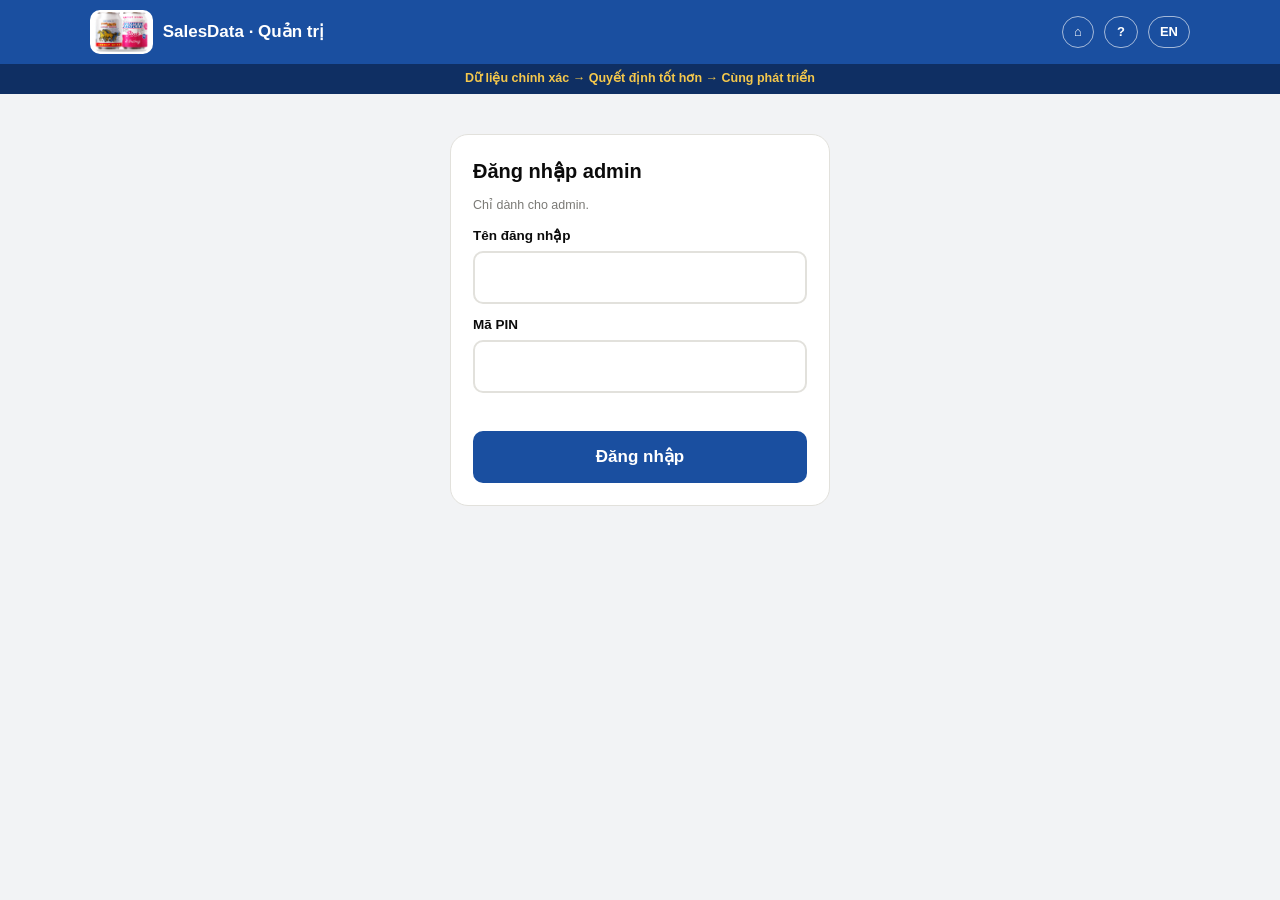
<file: admin.html>
<!doctype html>
<html lang="vi">
<head>
<meta charset="utf-8">
<meta name="viewport" content="width=device-width, initial-scale=1, viewport-fit=cover">
<meta name="theme-color" content="#1A4FA0">
<title>SalesData Admin</title>
<link rel="icon" href="icon.png">
<style>
  :root{ --brand:#1A4FA0; --brand-dark:#0F2F63; --gold:#F5C84C; --bg:#F2F3F5; --surface:#FFFFFF; --surface-2:#F0EFEC; --line:#E2E1DC;
         --ink:#0B0B0B; --ink-2:#52514E; --muted:#7A7975; --good:#1E9E4A; --warn:#B86E00; --bad:#C62828; }
  @media (prefers-color-scheme: dark){ :root:where(:not([data-theme="light"])){ --bg:#111; --surface:#1A1A19; --surface-2:#262624; --line:#33332F; --ink:#F0EFEC; --ink-2:#C3C2B7; --muted:#9A998F; } }
  :root[data-theme="dark"]{ --bg:#111; --surface:#1A1A19; --surface-2:#262624; --line:#33332F; --ink:#F0EFEC; --ink-2:#C3C2B7; --muted:#9A998F; }
  *{box-sizing:border-box} html,body{margin:0}
  body{font-family:-apple-system,BlinkMacSystemFont,"Segoe UI",Roboto,"Helvetica Neue",Arial,sans-serif;background:var(--bg);color:var(--ink);font-size:15px;line-height:1.4;font-variant-numeric:tabular-nums}
  button,select,input,textarea{font:inherit;color:inherit}
  .hidden{display:none!important}
  header{background:var(--brand);color:#fff;padding:calc(10px + env(safe-area-inset-top)) 16px 10px}
  .hdr{max-width:1100px;margin:0 auto;display:flex;align-items:center;gap:10px}
  .hdr img{height:44px;background:#fff;border-radius:10px;padding:2px 4px}
  .hdr .ttl{flex:1;min-width:0} .hdr .ttl b{display:block;font-size:17px} .hdr .ttl span{font-size:12.5px;opacity:.85}
  .chip{border:1px solid rgba(255,255,255,.6);background:transparent;color:#fff;border-radius:999px;padding:6px 11px;font-size:13px;font-weight:600;cursor:pointer;text-decoration:none}
  .tagline{background:var(--brand-dark);color:var(--gold);text-align:center;font-size:12.5px;font-weight:700;padding:6px 10px}
  .wrap{max-width:1100px;margin:0 auto;padding:0 16px 40px}
  .tabs{display:flex;gap:4px;margin-top:14px;border-bottom:1px solid var(--line);overflow-x:auto}
  .tabs button{border:0;background:transparent;padding:10px 14px;font-weight:700;color:var(--muted);border-bottom:3px solid transparent;cursor:pointer;white-space:nowrap}
  .tabs button.on{color:var(--brand);border-bottom-color:var(--brand)}
  .bar{display:flex;flex-wrap:wrap;gap:8px;align-items:center;margin:14px 0}
  .bar select,.bar input[type=text],.bar input[type=search]{background:var(--surface);border:1px solid var(--line);border-radius:10px;padding:8px 10px;min-height:38px}
  .bar label{display:flex;align-items:center;gap:6px;font-size:14px;color:var(--ink-2)}
  .upd{font-size:12.5px;color:var(--muted);margin-left:auto}
  .btn{background:var(--brand);color:#fff;border:0;border-radius:10px;padding:9px 14px;min-height:38px;font-weight:800;cursor:pointer}
  .btn.ghost{background:var(--surface);color:var(--ink);border:1px solid var(--line)} .btn.bad{background:var(--bad)} .btn.sm{min-height:30px;padding:4px 10px;font-size:13px}
  .btn:disabled{opacity:.45;cursor:not-allowed}
  .box{background:var(--surface);border:1px solid var(--line);border-radius:14px;overflow:auto;max-height:72vh}
  table{width:100%;border-collapse:collapse;font-size:14px}
  th{text-align:left;font-size:12px;color:var(--ink-2);font-weight:600;padding:9px 8px;border-bottom:1px solid var(--line);white-space:nowrap;background:var(--surface);position:sticky;top:0}
  td{padding:9px 8px;border-bottom:1px solid var(--line);white-space:nowrap;vertical-align:middle}
  tr.off td{color:var(--muted)}
  .muted{color:var(--muted);font-size:12.5px}
  .pill{display:inline-block;font-size:12px;font-weight:700;border-radius:999px;padding:2px 9px;white-space:nowrap}
  .r-sales{background:var(--surface-2);color:var(--ink-2)} .r-hq{background:#E8F0E0;color:#2F5A12} .r-manager{background:#E3EDFB;color:#123A78} .r-admin{background:#F5C84C;color:#3A2B00}
  .s-on{background:#E3F4E8;color:#1B5E20} .s-off{background:#FCE4E4;color:#8F1C1C} .s-future{background:#E3EDFB;color:#123A78} .s-ended{background:#EEE;color:#555}
  .login{max-width:380px;margin:40px auto;background:var(--surface);border:1px solid var(--line);border-radius:18px;padding:22px}
  .login h1{font-size:20px;margin:0 0 4px}
  label.f{display:block;font-weight:700;font-size:13.5px;margin:12px 0 5px}
  .in input,.in select,.login input{width:100%;padding:10px 12px;border:1px solid var(--line);border-radius:10px;background:var(--surface);font-size:15.5px}
  .login input{font-size:18px;padding:12px;border-width:2px}
  .login .btn{width:100%;margin-top:16px;padding:14px;font-size:17px}
  .err{color:var(--bad);font-weight:600;font-size:14px;margin-top:8px;min-height:1em}
  .hint{font-size:12.5px;color:var(--muted);margin-top:4px}
  .modal{position:fixed;inset:0;background:rgba(0,0,0,.5);display:none;align-items:center;justify-content:center;z-index:30;padding:16px}
  .modal .in{background:var(--surface);border-radius:16px;padding:20px;width:100%;max-width:460px;max-height:92vh;overflow:auto}
  .modal h2{margin:0 0 4px;font-size:19px}
  .acts{display:flex;gap:8px;flex-wrap:wrap;margin-top:16px}
  .lock{background:#FFF4E0;border:1px solid #F3C98A;color:#6B3A00;border-radius:10px;padding:10px 12px;font-size:13.5px;margin-top:10px}
  .pinbox{font-size:56px;font-weight:900;letter-spacing:14px;text-align:center;background:var(--surface-2);border-radius:14px;padding:14px 0 14px 14px;margin:14px 0 8px;font-variant-numeric:tabular-nums}
  .check{display:flex;align-items:center;gap:8px;margin-top:14px;font-weight:700}
  .check input{width:20px;height:20px}
  .toast{position:fixed;left:50%;bottom:24px;transform:translateX(-50%);background:#1F1F1F;color:#fff;border-radius:12px;padding:10px 16px;font-weight:700;z-index:40;display:none}
</style>
</head>
<body>
<header><div class="hdr">
  <img src="logo.png" alt="Super Horse" onerror="this.remove()">
  <div class="ttl"><b>SalesData · <span data-i="title" style="font-size:inherit;opacity:1"></span></b><span id="who"></span></div>
  <a class="chip" href="portal.html" title="SalesData home / Trang chủ" aria-label="Home" style="font-weight:800">⌂</a>
  <a class="chip" id="helpBtn" href="guide-admin.html?from=app" title="Help / Hướng dẫn" aria-label="Help" style="text-decoration:none;font-weight:800;min-width:34px;text-align:center">?</a>
  <button class="chip" id="langBtn">EN</button>
  <button class="chip hidden" id="logoutBtn" data-i="logout"></button>
</div></header>
<div class="tagline" data-i="tagline"></div>

<div class="wrap">
  <div class="login hidden" id="vLogin">
    <h1 data-i="loginTitle"></h1>
    <p class="muted" data-i="loginSub"></p>
    <label class="f" for="uName" data-i="username"></label>
    <input id="uName" autocomplete="username" autocapitalize="none" spellcheck="false">
    <label class="f" for="uPin" data-i="pin"></label>
    <input id="uPin" type="password" inputmode="numeric" maxlength="4" autocomplete="current-password" style="letter-spacing:10px;text-align:center;font-weight:800">
    <div class="err" id="loginErr"></div>
    <button class="btn" id="loginBtn" data-i="loginBtn"></button>
  </div>

  <div id="vApp" class="hidden">
    <div class="tabs"><button data-tab="users" class="on" data-i="tUsers"></button><button data-tab="asg" data-i="tAsg"></button></div>

    <section id="pUsers">
      <div class="bar">
        <button class="btn" id="addUser">+ <span data-i="addUser"></span></button>
        <input type="search" id="uSearch" data-ph="searchPh" style="min-width:180px">
        <select id="uRole" aria-label="Role"><option value="*" data-i="allRoles"></option><option value="" data-i="r_"></option><option value="hq" data-i="r_hq"></option><option value="manager" data-i="r_manager"></option><option value="admin" data-i="r_admin"></option></select>
        <label><input type="checkbox" id="uShowOff"> <span data-i="showBlocked"></span></label>
        <button class="btn ghost" id="refresh" data-i="refresh"></button>
        <span class="upd" id="uUpd"></span>
      </div>
      <div class="box" id="users"></div>
    </section>

    <section id="pAsg" class="hidden">
      <div class="bar">
        <button class="btn" id="addAsg">+ <span data-i="addAsg"></span></button>
        <select id="aDl1" aria-label="DL1"></select>
        <input type="search" id="aSearch" data-ph="searchPh" style="min-width:160px">
        <select id="aStatus" aria-label="Status"><option value="now" data-i="aNow"></option><option value="all" data-i="aAll"></option><option value="ended" data-i="aEnded"></option></select>
        <span class="upd" id="aUpd"></span>
      </div>
      <p class="muted" data-i="asgHint"></p>
      <div class="box" id="asg"></div>
    </section>
  </div>
</div>

<!-- add / edit user -->
<div class="modal" id="uModal"><div class="in">
  <h2 id="umTitle"></h2>
  <label class="f" for="umUser" data-i="username"></label><input id="umUser" autocapitalize="none" spellcheck="false" maxlength="30">
  <div class="hint" id="umUserHint" data-i="userHint"></div>
  <label class="f" for="umName" data-i="fullName"></label><input id="umName" maxlength="80">
  <label class="f" for="umRole" data-i="role"></label>
  <select id="umRole"><option value="" data-i="r_"></option><option value="hq" data-i="r_hq"></option><option value="manager" data-i="r_manager"></option></select>
  <div class="hint" data-i="noAdminHint"></div>
  <label class="f" for="umEmail" data-i="email"></label><input id="umEmail" type="email" maxlength="120">
  <div class="hint" data-i="emailHint"></div>
  <div id="umNew"><label class="f" for="umDl1" data-i="assignNow"></label><select id="umDl1"></select>
    <label class="f" for="umFrom" data-i="from"></label><input id="umFrom" type="date"></div>
  <label class="check hidden" id="umActiveWrap"><input type="checkbox" id="umActive"> <span data-i="activeLbl"></span></label>
  <div class="lock hidden" id="umLock"></div>
  <div class="err" id="umErr"></div>
  <div class="acts"><button class="btn" id="umSave"></button><button class="btn ghost hidden" id="umReset" data-i="resetPin"></button><button class="btn ghost" id="umClose" data-i="close"></button></div>
</div></div>

<!-- PIN shown once -->
<div class="modal" id="pinModal"><div class="in" style="text-align:center">
  <h2 id="pinTitle"></h2>
  <p class="muted" id="pinFor"></p>
  <div class="pinbox" id="pinVal"></div>
  <p style="font-size:14px;color:var(--warn);font-weight:700" data-i="pinOnce"></p>
  <div class="acts" style="justify-content:center"><button class="btn ghost" id="pinCopy" data-i="copy"></button><button class="btn" id="pinDone" data-i="pinDone"></button></div>
</div></div>

<!-- add / end assignment -->
<div class="modal" id="aModal"><div class="in">
  <h2 id="amTitle"></h2>
  <p class="muted" id="amSub"></p>
  <div id="amAddFields">
    <label class="f" for="amUser" data-i="employee"></label><select id="amUser"></select>
    <label class="f" for="amDl1">DL1</label><select id="amDl1"></select>
    <label class="f" for="amFrom" data-i="from"></label><input id="amFrom" type="date">
  </div>
  <label class="f" for="amTo" id="amToLbl"></label><input id="amTo" type="date">
  <div class="err" id="amErr"></div>
  <div class="acts"><button class="btn" id="amSave"></button><button class="btn ghost" id="amClose" data-i="close"></button></div>
</div></div>
<div class="toast" id="toast"></div>

<script>
const API_URL = 'https://script.google.com/macros/s/AKfycbwx9JWqWJlHNZlQ2IWpJFFvySi3-HYgj1av-EY830c0ryAxt7UlTzAwJwNkxhgjPYYx/exec';
const VN = 7 * 3600e3;
const T = {
  vi:{ title:'Quản trị', logout:'Thoát', tagline:'Dữ liệu chính xác → Quyết định tốt hơn → Cùng phát triển',
    loginTitle:'Đăng nhập admin', loginSub:'Chỉ dành cho admin.', username:'Tên đăng nhập', pin:'Mã PIN', loginBtn:'Đăng nhập',
    errLogin:'Sai tên đăng nhập hoặc mã PIN.', errLocked:'Nhập sai quá nhiều lần. Thử lại sau 15 phút.', errForbidden:'Chỉ admin mới mở được trang này.', errNet:'Không kết nối được máy chủ.', errFill:'Nhập tên đăng nhập và mã PIN 4 số.',
    tUsers:'Người dùng', tAsg:'Phân công DL1', addUser:'Thêm người dùng', addAsg:'Thêm phân công', searchPh:'Tìm tên hoặc tên đăng nhập…', allRoles:'Tất cả vai trò',
    r_:'Nhân viên bán hàng', r_hq:'Văn phòng HQ', r_manager:'Quản lý bán hàng', r_admin:'Admin', showBlocked:'Hiện tài khoản bị khóa', refresh:'Làm mới', updated:'Cập nhật {t}',
    cUser:'Người dùng', cRole:'Vai trò', cDl1:'DL1 hiện tại', cEmail:'Email', cStatus:'Trạng thái', cLast:'Đăng nhập gần nhất', active:'Hoạt động', blocked:'Bị khóa', edit:'Sửa', never:'Chưa đăng nhập',
    newUserT:'Thêm người dùng', editUserT:'Sửa người dùng', userHint:'Chữ thường, không dấu, không khoảng trắng — ví dụ an.nguyen. Không đổi được sau khi tạo.', fullName:'Họ và tên', role:'Vai trò',
    noAdminHint:'Không thể cấp quyền admin tại đây.', email:'Email (không bắt buộc)', emailHint:'Quản lý bán hàng nhận email nhắc việc lúc 7:00.', assignNow:'Giao DL1 ngay (không bắt buộc)', noDl1:'— Không giao —', from:'Từ ngày',
    activeLbl:'Tài khoản đang hoạt động (bỏ chọn để khóa ngay lập tức)', create:'Tạo & cấp mã PIN', save:'Lưu', resetPin:'Cấp mã PIN mới', close:'Đóng',
    adminLocked:'Tài khoản admin được khóa trên trang này. Chỉ sửa được trong Google Sheet.', adminSelf:'Đây là tài khoản của bạn. Bạn chỉ có thể cấp mã PIN mới cho chính mình tại đây.',
    confirmReset:'Cấp mã PIN mới cho {u}? Mã cũ và các phiên đăng nhập hiện tại sẽ ngừng hoạt động ngay.', confirmBlock:'Khóa {u}? Người này sẽ bị đăng xuất ngay.',
    pinNewT:'Mã PIN mới', pinCreatedT:'Đã tạo người dùng', pinFor:'{n} · @{u}', pinOnce:'Mã chỉ hiển thị MỘT LẦN. Hãy ghi lại và gửi riêng cho người dùng.', copy:'Sao chép', pinDone:'Đã ghi lại', copied:'Đã sao chép',
    saved:'Đã lưu', nothing:'Không có thay đổi', aNow:'Đang làm & sắp bắt đầu', aAll:'Tất cả', aEnded:'Đã kết thúc', allDl1:'Tất cả DL1', employee:'Nhân viên',
    asgHint:'Phân công quyết định nhân viên được ghi nhập/xuất kho cho DL1 nào. Khi nhân viên chuyển DL1: kết thúc dòng cũ rồi thêm dòng mới — lịch sử được giữ nguyên.',
    cFrom:'Từ ngày', cTo:'Đến ngày', st_now:'Đang làm', st_future:'Sắp bắt đầu', st_ended:'Đã kết thúc', open:'(không thời hạn)', end:'Kết thúc', del:'Xóa',
    addAsgT:'Thêm phân công DL1', endAsgT:'Kết thúc phân công', toOpt:'Đến ngày (không bắt buộc)', lastDay:'Ngày làm việc cuối cùng', confirmDel:'Xóa dòng phân công {u} → {d}? Chỉ nên xóa khi nhập nhầm; nếu nhân viên chuyển DL1, hãy dùng "Kết thúc".',
    err_bad_username:'Tên đăng nhập 3–30 ký tự: chữ thường, số, dấu chấm, gạch dưới hoặc gạch ngang.', err_username_taken:'Tên đăng nhập đã tồn tại.', err_name_required:'Cần nhập họ tên.',
    err_bad_role:'Vai trò không hợp lệ.', err_bad_email:'Email không hợp lệ.', err_admin_locked:'Tài khoản admin không sửa được ở đây.', err_not_found:'Không tìm thấy.', err_dl1:'Chọn DL1.',
    err_overlap:'Nhân viên đã được giao DL1 này trong khoảng thời gian đó.', err_bad_dates:'Ngày kết thúc phải sau ngày bắt đầu.', err_changed:'Dữ liệu đã thay đổi — bấm Làm mới.' },
  en:{ title:'Admin', logout:'Log out', tagline:'Accurate data → Better decisions → Growing together',
    loginTitle:'Admin login', loginSub:'Admins only.', username:'Username', pin:'PIN', loginBtn:'Log in',
    errLogin:'Wrong username or PIN.', errLocked:'Too many attempts. Try again in 15 minutes.', errForbidden:'Only admins can open this page.', errNet:'Cannot reach the server.', errFill:'Enter username and 4-digit PIN.',
    tUsers:'Users', tAsg:'DL1 assignments', addUser:'Add user', addAsg:'Add assignment', searchPh:'Search name or username…', allRoles:'All roles',
    r_:'Sales staff', r_hq:'HQ office', r_manager:'Sales manager', r_admin:'Admin', showBlocked:'Show blocked accounts', refresh:'Refresh', updated:'Updated {t}',
    cUser:'User', cRole:'Role', cDl1:'Current DL1', cEmail:'Email', cStatus:'Status', cLast:'Last login', active:'Active', blocked:'Blocked', edit:'Edit', never:'Never',
    newUserT:'Add user', editUserT:'Edit user', userHint:'Lowercase, no accents or spaces — e.g. an.nguyen. Cannot be changed later.', fullName:'Full name', role:'Role',
    noAdminHint:'The admin role cannot be given here.', email:'Email (optional)', emailHint:'Sales managers get the 07:00 reminder email.', assignNow:'Assign a DL1 now (optional)', noDl1:'— None —', from:'From',
    activeLbl:'Account active (untick to block immediately)', create:'Create & issue PIN', save:'Save', resetPin:'Issue new PIN', close:'Close',
    adminLocked:'Admin accounts are locked on this page. Change them in the Google Sheet only.', adminSelf:'This is your account. Here you can only issue yourself a new PIN.',
    confirmReset:'Issue a new PIN for {u}? The old PIN and any open logins stop working immediately.', confirmBlock:'Block {u}? They will be logged out immediately.',
    pinNewT:'New PIN', pinCreatedT:'User created', pinFor:'{n} · @{u}', pinOnce:'Shown ONCE only. Note it down and give it to the user privately.', copy:'Copy', pinDone:"I've noted it", copied:'Copied',
    saved:'Saved', nothing:'No changes', aNow:'Current & upcoming', aAll:'All', aEnded:'Ended', allDl1:'All DL1s', employee:'Employee',
    asgHint:'Assignments decide which DL1s a person can record stock for. When someone moves DL1: end the old row, then add a new one — history is kept.',
    cFrom:'From', cTo:'To', st_now:'Current', st_future:'Upcoming', st_ended:'Ended', open:'(open-ended)', end:'End', del:'Delete',
    addAsgT:'Add DL1 assignment', endAsgT:'End assignment', toOpt:'To (optional)', lastDay:'Last working day', confirmDel:'Delete the assignment {u} → {d}? Only delete entries made by mistake; when someone moves DL1, use "End".',
    err_bad_username:'Username 3–30 characters: lowercase letters, numbers, dot, underscore or hyphen.', err_username_taken:'That username already exists.', err_name_required:'Name is required.',
    err_bad_role:'Invalid role.', err_bad_email:'Invalid email.', err_admin_locked:'Admin accounts cannot be changed here.', err_not_found:'Not found.', err_dl1:'Choose a DL1.',
    err_overlap:'This person is already assigned to that DL1 for those dates.', err_bad_dates:'End date must be after the start date.', err_changed:'Data changed — tap Refresh.' }
};
const S = { get(k,d){try{const v=localStorage.getItem(k);return v===null?d:JSON.parse(v)}catch(e){return d}}, set(k,v){try{localStorage.setItem(k,JSON.stringify(v))}catch(e){}}, del(k){try{localStorage.removeItem(k)}catch(e){}} };
const $ = id => document.getElementById(id);
let lang = S.get('sd_adm_lang','vi'), session = S.get('sd_adm_session', null), D = null, edit = null, am = null;
const t = (k,v) => { let s = T[lang][k] ?? T.en[k] ?? k; if (v) for (const x in v) s = s.replace('{'+x+'}', v[x]); return s; };
const esc = s => String(s ?? '').replace(/[&<>"']/g, c => ({'&':'&amp;','<':'&lt;','>':'&gt;','"':'&quot;',"'":'&#39;'}[c]));
const dkey = ts => new Date(ts + VN).toISOString().slice(0,10);
const fd = k => k ? k.slice(8,10)+'/'+k.slice(5,7)+'/'+k.slice(0,4) : '';
const dt = ts => ts ? fd(dkey(ts))+' '+new Date(ts+VN).toISOString().slice(11,16) : '';
const errT = e => { const k='err_'+e, v=t(k); return v===k ? t('errNet') : v; };
function toast(m){ const el=$('toast'); el.textContent=m; el.style.display='block'; clearTimeout(toast.t); toast.t=setTimeout(()=>el.style.display='none',2600); }
function applyLang(){
  document.documentElement.lang = lang;
  document.querySelectorAll('[data-i]').forEach(el => el.textContent = t(el.dataset.i));
  document.querySelectorAll('[data-ph]').forEach(el => el.placeholder = t(el.dataset.ph));
  $('langBtn').textContent = lang==='vi' ? 'EN' : 'VI'; $('helpBtn').href='guide-admin.html?from=app&lang='+lang;
  if (D) { fillSelects(); renderUsers(); renderAsg(); }
}
$('langBtn').onclick = () => { lang = lang==='vi'?'en':'vi'; S.set('sd_adm_lang',lang); applyLang(); };
async function api(p){ const r = await fetch(API_URL,{method:'POST',body:JSON.stringify(p)}); if(!r.ok) throw new Error('http'); return r.json(); }
function nextMidnightVN(){ const n=Date.now(); return Math.floor((n+VN)/86400e3)*86400e3+86400e3-VN; }
function authFail(r){ if (r && (r.error==='auth'||r.error==='forbidden')) { session=null; S.del('sd_adm_session'); showLogin(); if (r.error==='forbidden') $('loginErr').textContent=t('errForbidden'); return true; } return false; }

/* login */
$('uPin').addEventListener('input', e => e.target.value = e.target.value.replace(/\D/g,'').slice(0,4));
$('uPin').addEventListener('keydown', e => { if (e.key==='Enter') $('loginBtn').click(); });
$('loginBtn').onclick = async () => {
  const u=$('uName').value.trim().toLowerCase(), p=$('uPin').value; $('loginErr').textContent='';
  if (!u || !/^\d{4}$/.test(p)) { $('loginErr').textContent=t('errFill'); return; }
  $('loginBtn').disabled = true;
  try {
    const r = await api({action:'login',username:u,pin:p,app:'admin'});
    if (!r.ok) $('loginErr').textContent = r.error==='locked' ? t('errLocked') : t('errLogin');
    else if (r.role!=='admin') $('loginErr').textContent = t('errForbidden');
    else { session={token:r.token,username:r.username,name:r.name,expires:nextMidnightVN()}; S.set('sd_adm_session',session); S.set('sd_adm_user',u); $('uPin').value=''; showApp(); }
  } catch(e) { $('loginErr').textContent = t('errNet'); }
  $('loginBtn').disabled = false;
};
$('logoutBtn').onclick = () => { session=null; S.del('sd_adm_session'); showLogin(); };
function showLogin(){ $('vLogin').classList.remove('hidden'); $('vApp').classList.add('hidden'); $('logoutBtn').classList.add('hidden'); $('who').textContent=''; }
function showApp(){ $('vLogin').classList.add('hidden'); $('vApp').classList.remove('hidden'); $('logoutBtn').classList.remove('hidden'); $('who').textContent=session.name+' · @'+session.username+' · admin'; load(); }
document.querySelectorAll('.tabs button').forEach(b => b.onclick = () => {
  document.querySelectorAll('.tabs button').forEach(x => x.classList.toggle('on', x===b));
  $('pUsers').classList.toggle('hidden', b.dataset.tab!=='users'); $('pAsg').classList.toggle('hidden', b.dataset.tab!=='asg');
});

/* data */
async function load(){
  $('refresh').disabled = true;
  try { const r = await api({action:'users_list',token:session.token}); if (authFail(r)) return; if (r.ok) { D = r; fillSelects(); renderUsers(); renderAsg(); } else toast(errT(r.error)); }
  catch(e) { toast(t('errNet')); }
  $('refresh').disabled = false;
}
$('refresh').onclick = load;
function asgStatus(a){ const k = D.today; if (a.to && a.to < k) return 'ended'; if (a.from && a.from > k) return 'future'; return 'now'; }
function fillSelects(){
  const dl = D.dl1s.filter(d=>d.active);
  const cur = $('aDl1').value;
  $('aDl1').innerHTML = `<option value="">${esc(t('allDl1'))}</option>` + dl.map(d=>`<option value="${esc(d.code)}">${esc(d.code+' · '+d.name)}</option>`).join(''); $('aDl1').value = cur;
  const opts = dl.map(d=>`<option value="${esc(d.code)}">${esc(d.code+' · '+d.name)}</option>`).join('');
  $('umDl1').innerHTML = `<option value="">${esc(t('noDl1'))}</option>` + opts;
  $('amDl1').innerHTML = opts;
  $('amUser').innerHTML = D.users.filter(u=>u.role!=='admin').sort((a,b)=>a.n.localeCompare(b.n,'vi')).map(u=>`<option value="${esc(u.u)}">${esc(u.n+' · @'+u.u)}${u.active?'':' ✕'}</option>`).join('');
}

/* users */
['uSearch','uRole','uShowOff'].forEach(id => $(id).addEventListener('input', () => D && renderUsers()));
function renderUsers(){
  const q=$('uSearch').value.trim().toLowerCase(), role=$('uRole').value, off=$('uShowOff').checked;
  const cur = new Map(); D.assignments.filter(a=>asgStatus(a)==='now').forEach(a => { if(!cur.has(a.u)) cur.set(a.u,[]); cur.get(a.u).push(a.dl1); });
  const rows = D.users.filter(u => (off || u.active) && (role==='*' || u.role===role) && (!q || u.u.includes(q) || u.n.toLowerCase().includes(q)))
    .sort((a,b) => (b.active-a.active) || a.n.localeCompare(b.n,'vi'));
  $('uUpd').textContent = rows.length + ' · ' + t('updated',{t:new Date(D.generated+VN).toISOString().slice(11,16)});
  $('users').innerHTML = `<table><thead><tr><th>${esc(t('cUser'))}</th><th>${esc(t('cRole'))}</th><th>${esc(t('cDl1'))}</th><th>${esc(t('cEmail'))}</th><th>${esc(t('cStatus'))}</th><th>${esc(t('cLast'))}</th><th></th></tr></thead><tbody>${
    rows.map(u => `<tr class="${u.active?'':'off'}"><td><b>${esc(u.n)}</b><div class="muted">@${esc(u.u)}</div></td>
      <td><span class="pill r-${u.role||'sales'}">${esc(t('r_'+u.role))}</span></td><td>${(cur.get(u.u)||[]).map(esc).join(', ')||'<span class="muted">—</span>'}</td>
      <td>${esc(u.email)||'<span class="muted">—</span>'}</td><td><span class="pill ${u.active?'s-on':'s-off'}">${esc(t(u.active?'active':'blocked'))}</span></td>
      <td>${u.last?esc(dt(u.last)):'<span class="muted">'+esc(t('never'))+'</span>'}</td>
      <td><button class="btn ghost sm" data-edit="${esc(u.u)}">${esc(t('edit'))}</button></td></tr>`).join('')}</tbody></table>`;
  $('users').querySelectorAll('[data-edit]').forEach(b => b.onclick = () => openUser(D.users.find(u=>u.u===b.dataset.edit)));
}
$('addUser').onclick = () => openUser(null);
function openUser(u){
  edit = u; $('umErr').textContent='';
  const isAdmin = u && u.role==='admin', self = u && u.u===session.username;
  $('umTitle').textContent = t(u?'editUserT':'newUserT');
  $('umUser').value = u?u.u:''; $('umUser').disabled = !!u; $('umUserHint').classList.toggle('hidden', !!u);
  $('umName').value = u?u.n:''; $('umEmail').value = u?u.email:'';
  $('umRole').value = u && !isAdmin ? u.role : ''; $('umActive').checked = u ? u.active : true;
  $('umNew').classList.toggle('hidden', !!u); $('umDl1').value=''; $('umFrom').value = D.today;
  $('umActiveWrap').classList.toggle('hidden', !u || isAdmin);
  ['umName','umRole','umEmail'].forEach(id => $(id).disabled = isAdmin);
  $('umLock').classList.toggle('hidden', !isAdmin); $('umLock').textContent = isAdmin ? t(self?'adminSelf':'adminLocked') : '';
  $('umSave').textContent = t(u?'save':'create'); $('umSave').classList.toggle('hidden', isAdmin);
  $('umReset').classList.toggle('hidden', !u || (isAdmin && !self));
  $('uModal').style.display='flex'; if (!u) setTimeout(()=>$('umUser').focus(),50);
}
$('umUser').addEventListener('input', e => e.target.value = e.target.value.toLowerCase().replace(/\s/g,''));
$('umClose').onclick = () => $('uModal').style.display='none';
$('umSave').onclick = async () => {
  $('umErr').textContent=''; $('umSave').disabled = true;
  try {
    if (!edit) {
      const r = await api({action:'user_create',token:session.token,username:$('umUser').value.trim(),name:$('umName').value.trim(),role:$('umRole').value,email:$('umEmail').value.trim(),dl1:$('umDl1').value,from:$('umFrom').value});
      if (authFail(r)) return;
      if (r.ok) { $('uModal').style.display='none'; showPin(t('pinCreatedT'), $('umName').value.trim(), r.username, r.pin); load(); }
      else $('umErr').textContent = errT(r.error);
    } else {
      const active = $('umActive').checked;
      if (edit.active && !active && !confirm(t('confirmBlock',{u:'@'+edit.u}))) { $('umSave').disabled=false; return; }
      const r = await api({action:'user_update',token:session.token,username:edit.u,name:$('umName').value.trim(),role:$('umRole').value,email:$('umEmail').value.trim(),active});
      if (authFail(r)) return;
      if (r.ok) { $('uModal').style.display='none'; toast(r.changed.length?t('saved'):t('nothing')); load(); } else $('umErr').textContent = errT(r.error);
    }
  } catch(e) { $('umErr').textContent = t('errNet'); }
  $('umSave').disabled = false;
};
$('umReset').onclick = async () => {
  if (!confirm(t('confirmReset',{u:'@'+edit.u}))) return;
  $('umReset').disabled = true;
  try { const r = await api({action:'user_reset_pin',token:session.token,username:edit.u}); if (authFail(r)) return;
    if (r.ok) { $('uModal').style.display='none'; showPin(t('pinNewT'), edit.n, r.username, r.pin); } else $('umErr').textContent = errT(r.error); }
  catch(e) { $('umErr').textContent = t('errNet'); }
  $('umReset').disabled = false;
};
function showPin(title, name, u, pin){ $('pinTitle').textContent=title; $('pinFor').textContent=t('pinFor',{n:name,u}); $('pinVal').textContent=pin; $('pinModal').style.display='flex'; }
$('pinCopy').onclick = async () => { try { await navigator.clipboard.writeText($('pinVal').textContent); toast(t('copied')); } catch(e) {} };
$('pinDone').onclick = () => { $('pinVal').textContent=''; $('pinModal').style.display='none'; };

/* assignments */
['aDl1','aSearch','aStatus'].forEach(id => $(id).addEventListener('input', () => D && renderAsg()));
function renderAsg(){
  const dl=$('aDl1').value, q=$('aSearch').value.trim().toLowerCase(), st=$('aStatus').value;
  const names = new Map(D.users.map(u=>[u.u,u.n])), dn = new Map(D.dl1s.map(d=>[d.code,d.name]));
  const rows = D.assignments.filter(a => (!dl||a.dl1===dl) && (!q || a.u.includes(q) || (names.get(a.u)||'').toLowerCase().includes(q)) &&
    (st==='all' || (st==='ended' ? asgStatus(a)==='ended' : asgStatus(a)!=='ended')))
    .sort((a,b) => a.dl1.localeCompare(b.dl1) || (names.get(a.u)||a.u).localeCompare(names.get(b.u)||b.u,'vi'));
  $('aUpd').textContent = rows.length;
  const cls = {now:'s-on',future:'s-future',ended:'s-ended'};
  $('asg').innerHTML = `<table><thead><tr><th>DL1</th><th>${esc(t('employee'))}</th><th>${esc(t('cFrom'))}</th><th>${esc(t('cTo'))}</th><th>${esc(t('cStatus'))}</th><th></th></tr></thead><tbody>${
    rows.map(a => { const s = asgStatus(a); return `<tr class="${s==='ended'?'off':''}"><td><b>${esc(a.dl1)}</b> <span class="muted">${esc(dn.get(a.dl1)||'')}</span></td>
      <td>${esc(names.get(a.u)||a.u)} <span class="muted">@${esc(a.u)}</span></td><td>${a.from?esc(fd(a.from)):'<span class="muted">—</span>'}</td>
      <td>${a.to?esc(fd(a.to)):'<span class="muted">'+esc(t('open'))+'</span>'}</td><td><span class="pill ${cls[s]}">${esc(t('st_'+s))}</span></td>
      <td>${s!=='ended'?`<button class="btn ghost sm" data-end="${a.row}">${esc(t('end'))}</button> `:''}<button class="btn ghost sm" data-del="${a.row}">${esc(t('del'))}</button></td></tr>`; }).join('')}</tbody></table>`;
  $('asg').querySelectorAll('[data-end]').forEach(b => b.onclick = () => openAsg('end', D.assignments.find(a=>a.row===+b.dataset.end)));
  $('asg').querySelectorAll('[data-del]').forEach(b => b.onclick = () => delAsg(D.assignments.find(a=>a.row===+b.dataset.del)));
}
$('addAsg').onclick = () => openAsg('add', null);
function openAsg(mode, a){
  am = {mode, a}; $('amErr').textContent='';
  const names = new Map(D.users.map(u=>[u.u,u.n]));
  $('amTitle').textContent = t(mode==='add'?'addAsgT':'endAsgT');
  $('amSub').textContent = a ? `${names.get(a.u)||a.u} → ${a.dl1}` : '';
  $('amAddFields').classList.toggle('hidden', mode!=='add');
  $('amToLbl').textContent = t(mode==='add'?'toOpt':'lastDay');
  $('amFrom').value = D.today; $('amTo').value = mode==='add' ? '' : D.today;
  if (mode==='add' && $('aDl1').value) $('amDl1').value = $('aDl1').value;
  $('amSave').textContent = t(mode==='add'?'save':'end');
  $('aModal').style.display='flex';
}
$('amClose').onclick = () => $('aModal').style.display='none';
$('amSave').onclick = async () => {
  $('amSave').disabled = true; $('amErr').textContent='';
  try {
    const r = am.mode==='add'
      ? await api({action:'assign_add',token:session.token,username:$('amUser').value,dl1:$('amDl1').value,from:$('amFrom').value,to:$('amTo').value})
      : await api({action:'assign_end',token:session.token,row:am.a.row,username:am.a.u,dl1:am.a.dl1,to:$('amTo').value});
    if (authFail(r)) return;
    if (r.ok) { $('aModal').style.display='none'; toast(t('saved')); await load(); } else $('amErr').textContent = errT(r.error);
  } catch(e) { $('amErr').textContent = t('errNet'); }
  $('amSave').disabled = false;
};
async function delAsg(a){
  const names = new Map(D.users.map(u=>[u.u,u.n]));
  if (!confirm(t('confirmDel',{u:names.get(a.u)||a.u,d:a.dl1}))) return;
  try { const r = await api({action:'assign_delete',token:session.token,row:a.row,username:a.u,dl1:a.dl1}); if (authFail(r)) return;
    if (r.ok) { toast(t('saved')); load(); } else toast(errT(r.error)); } catch(e) { toast(t('errNet')); }
}

$('uName').value = S.get('sd_adm_user','');
applyLang();
if (session && Date.now() < session.expires) showApp(); else { session=null; S.del('sd_adm_session'); showLogin(); }
</script>
</body>
</html>
</file>
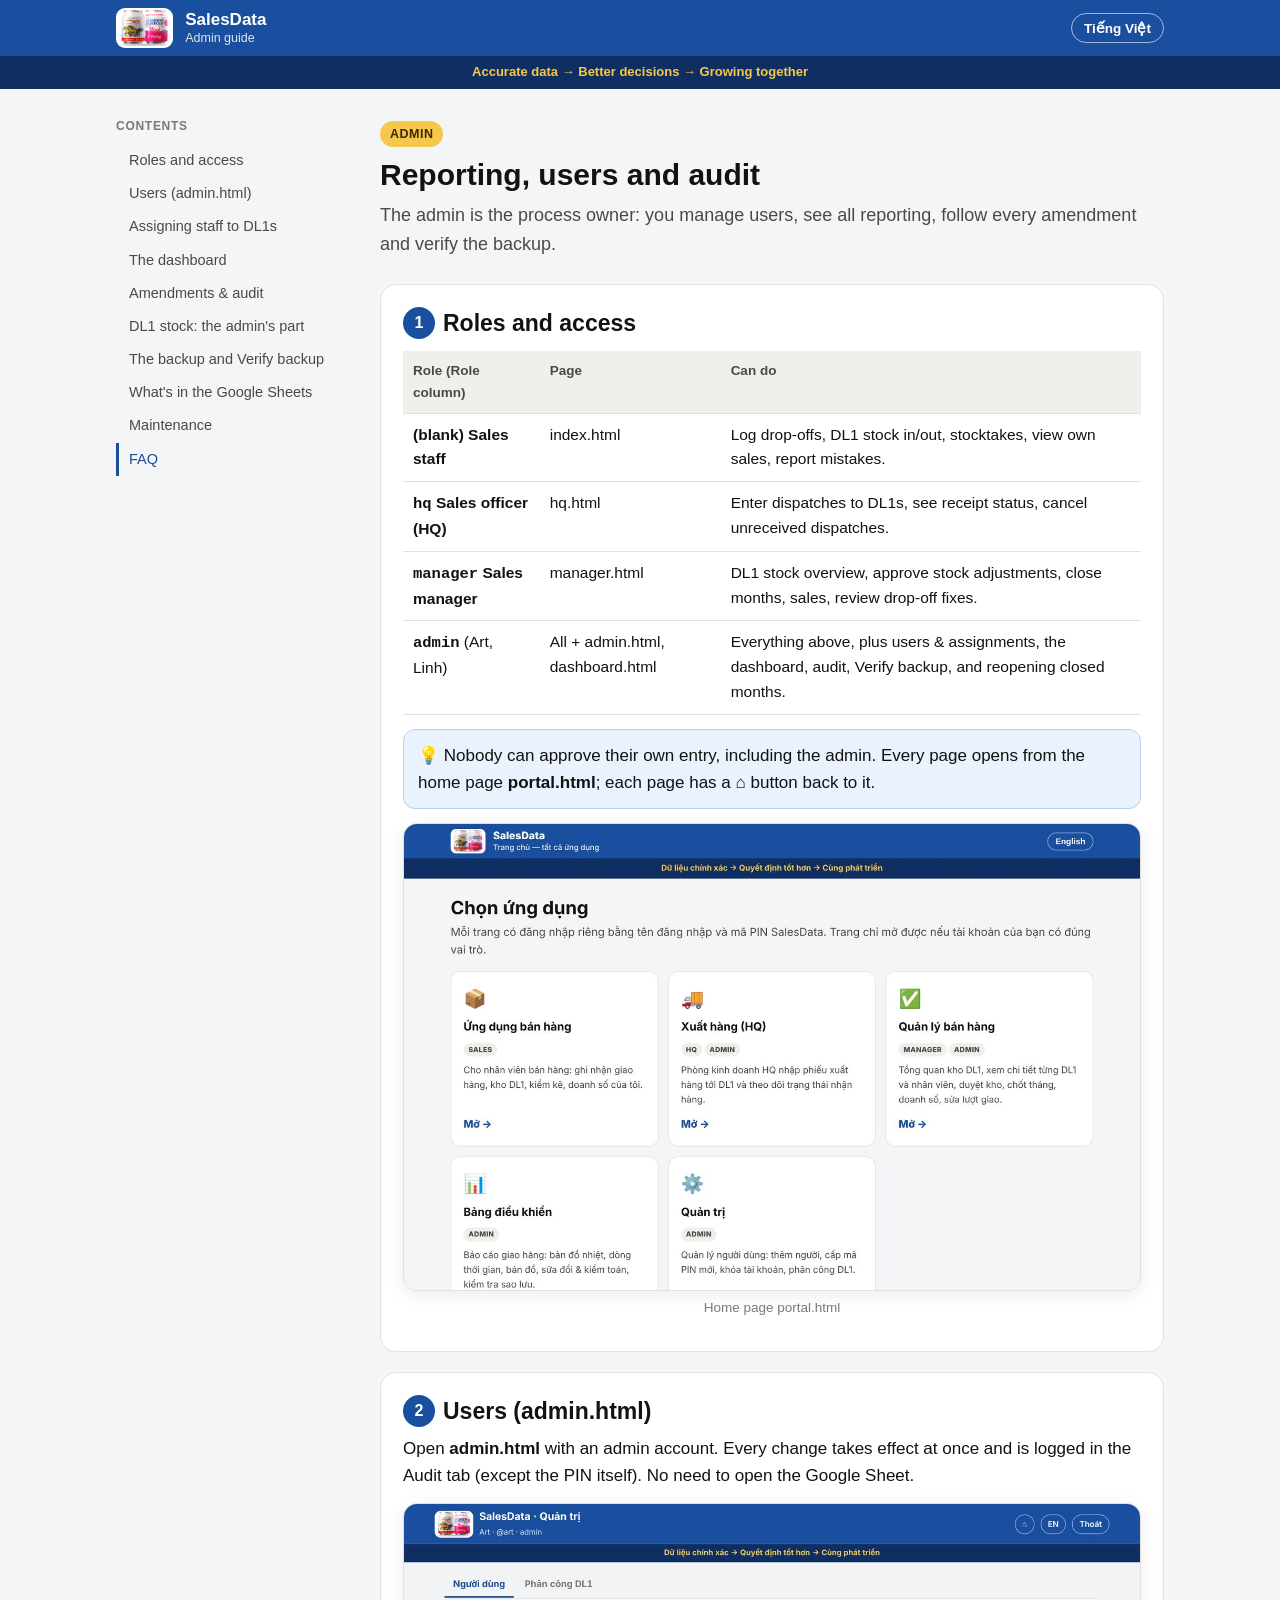
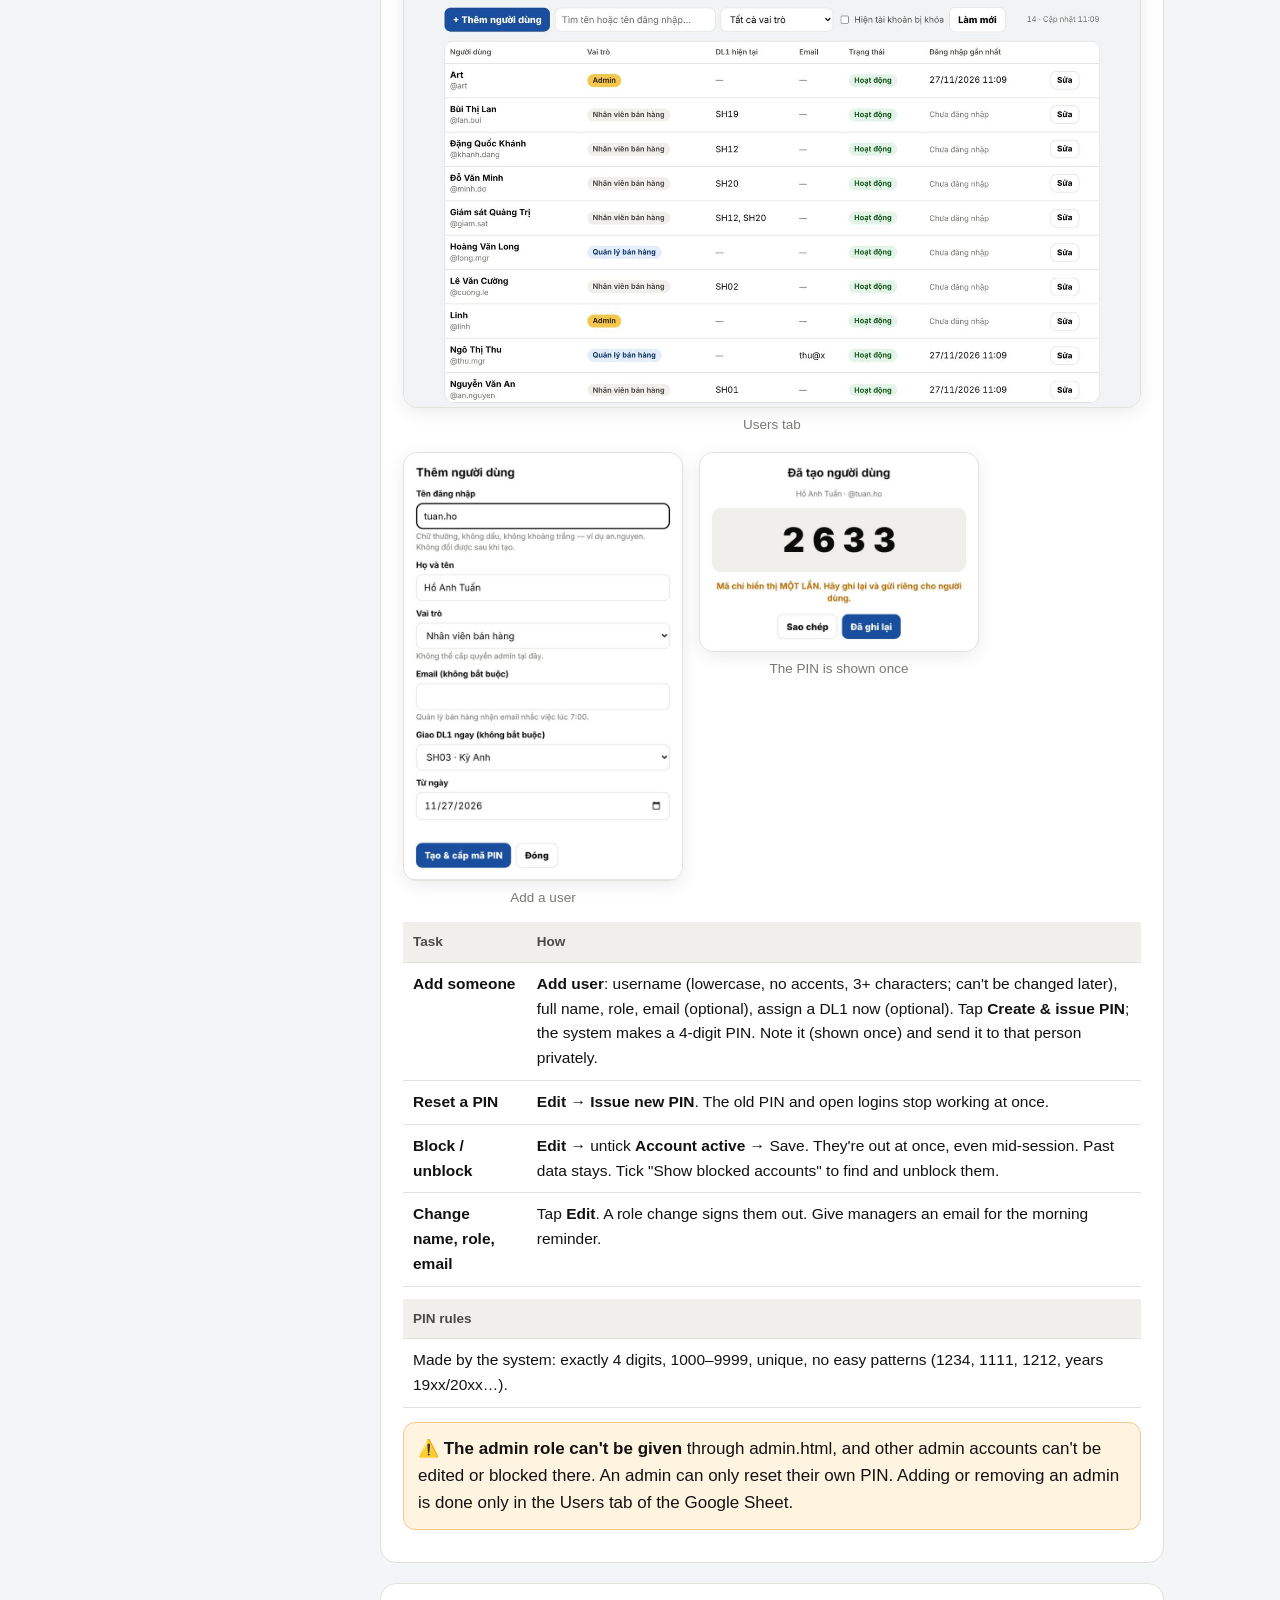
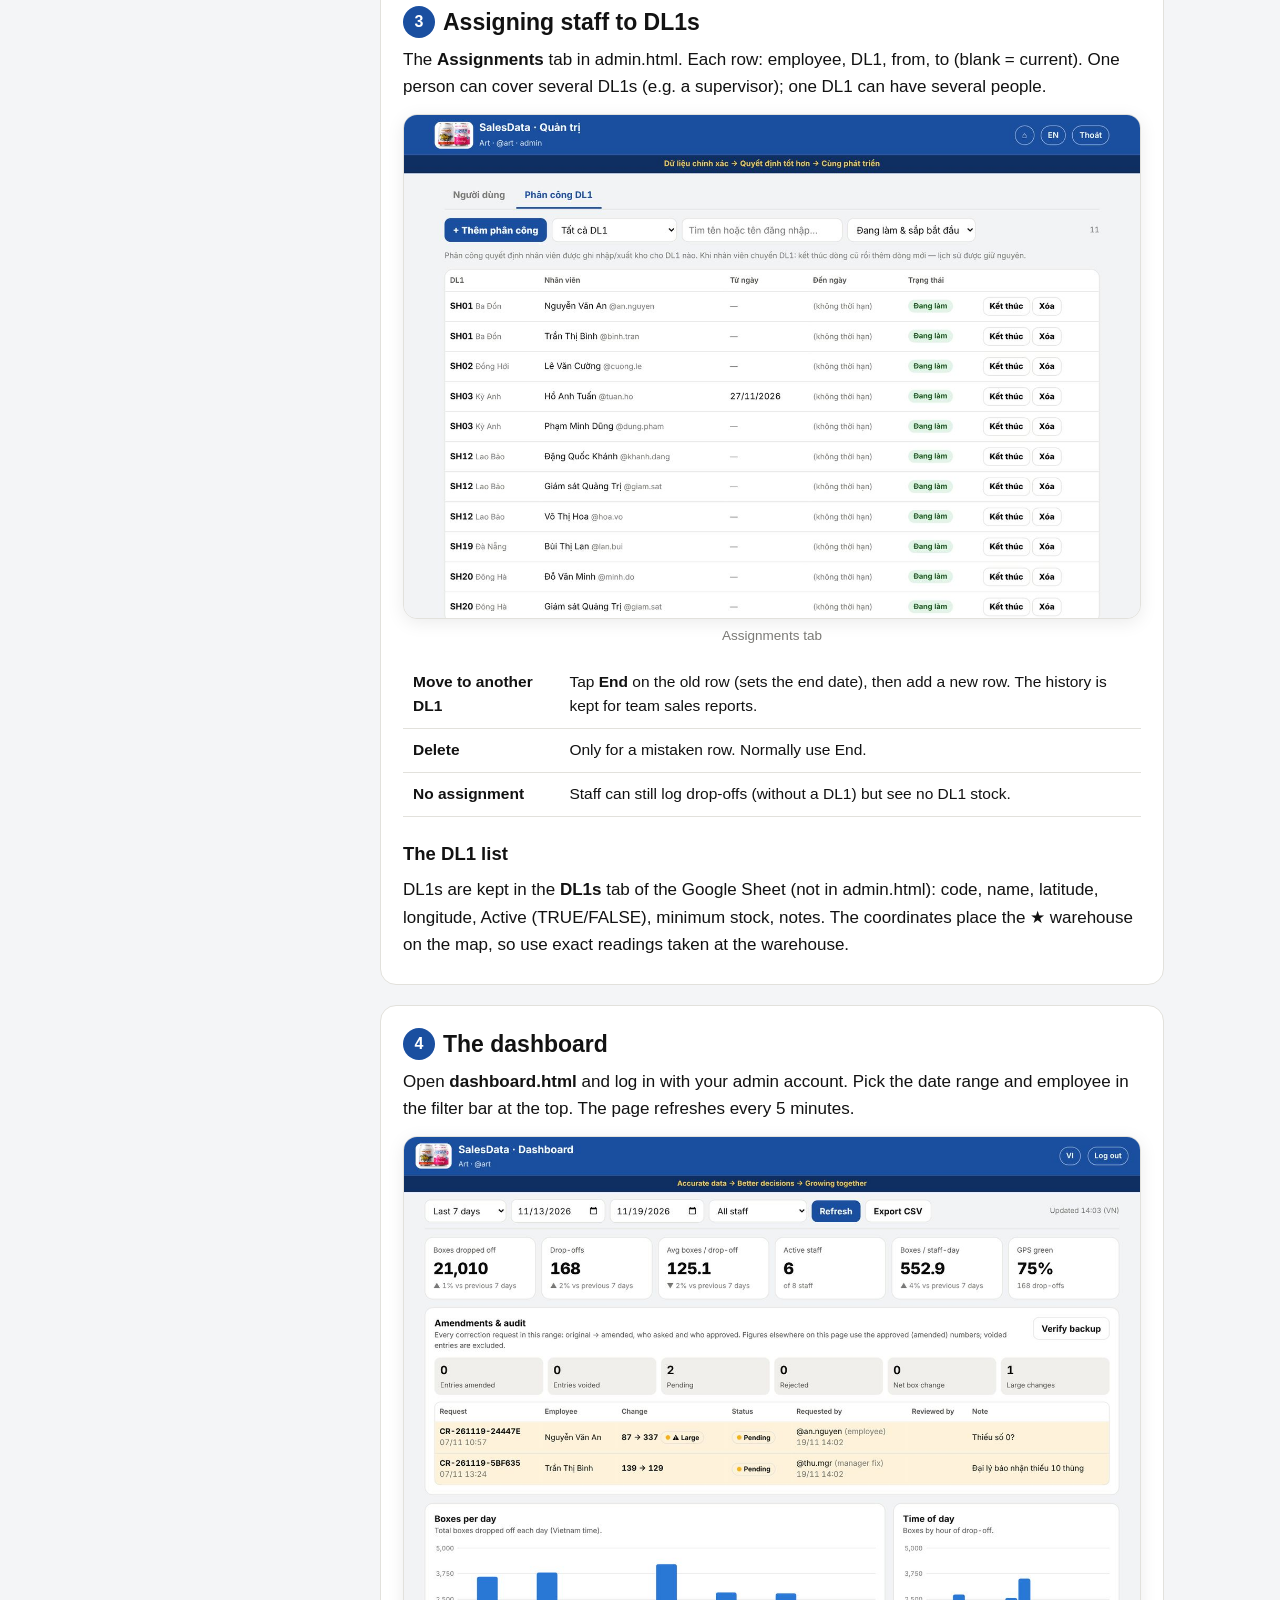
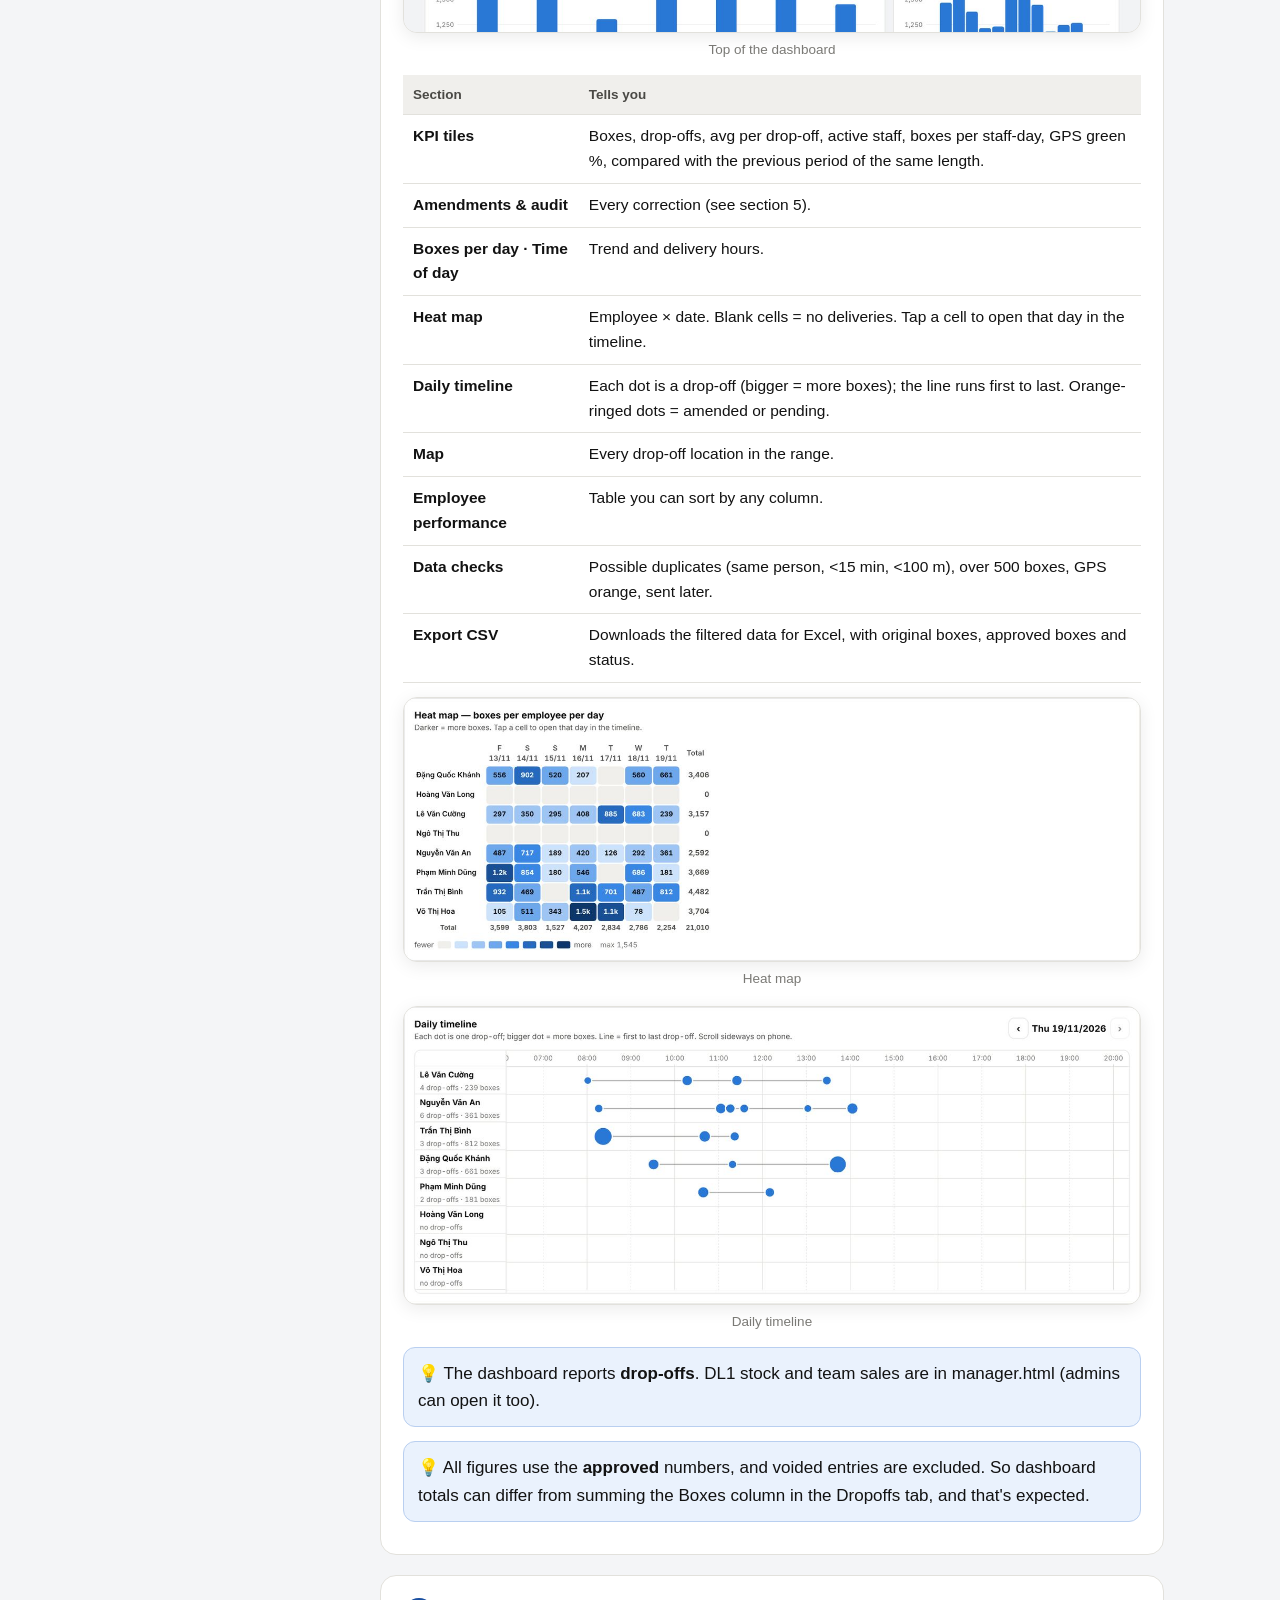
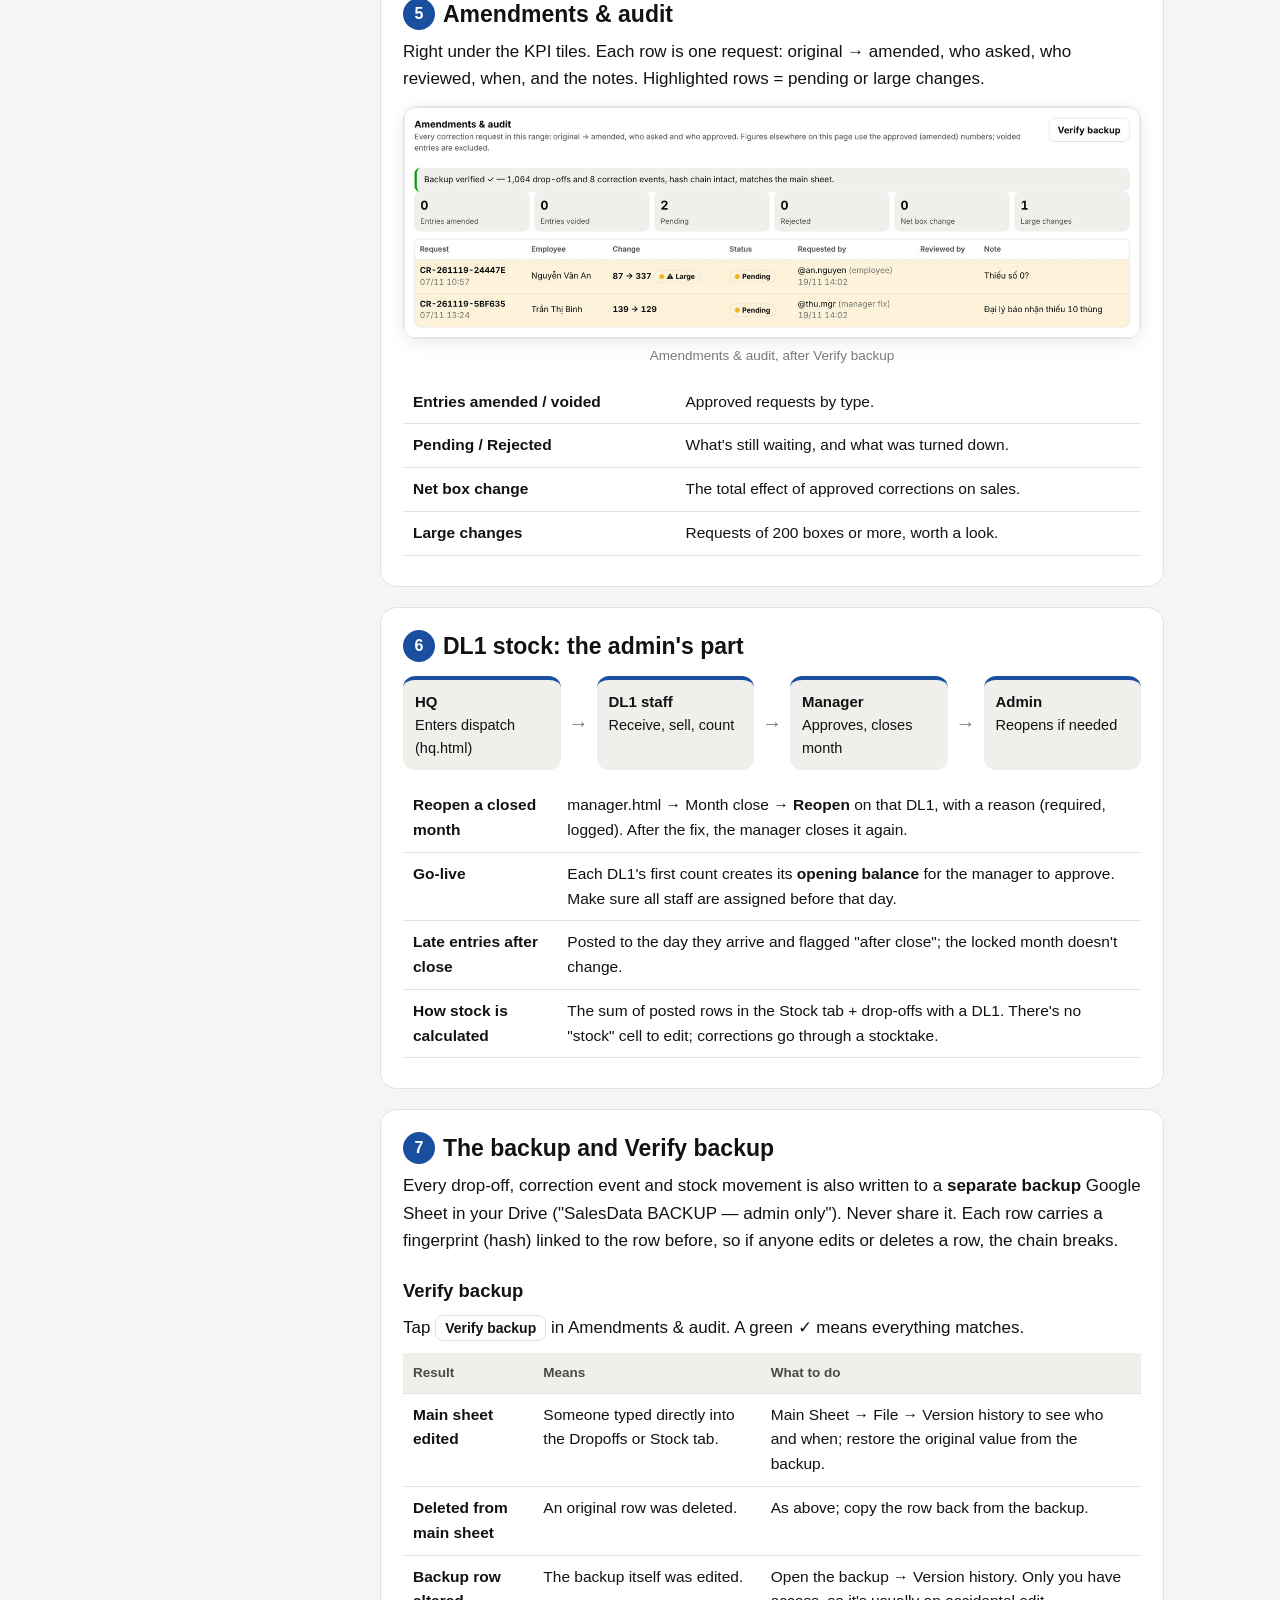
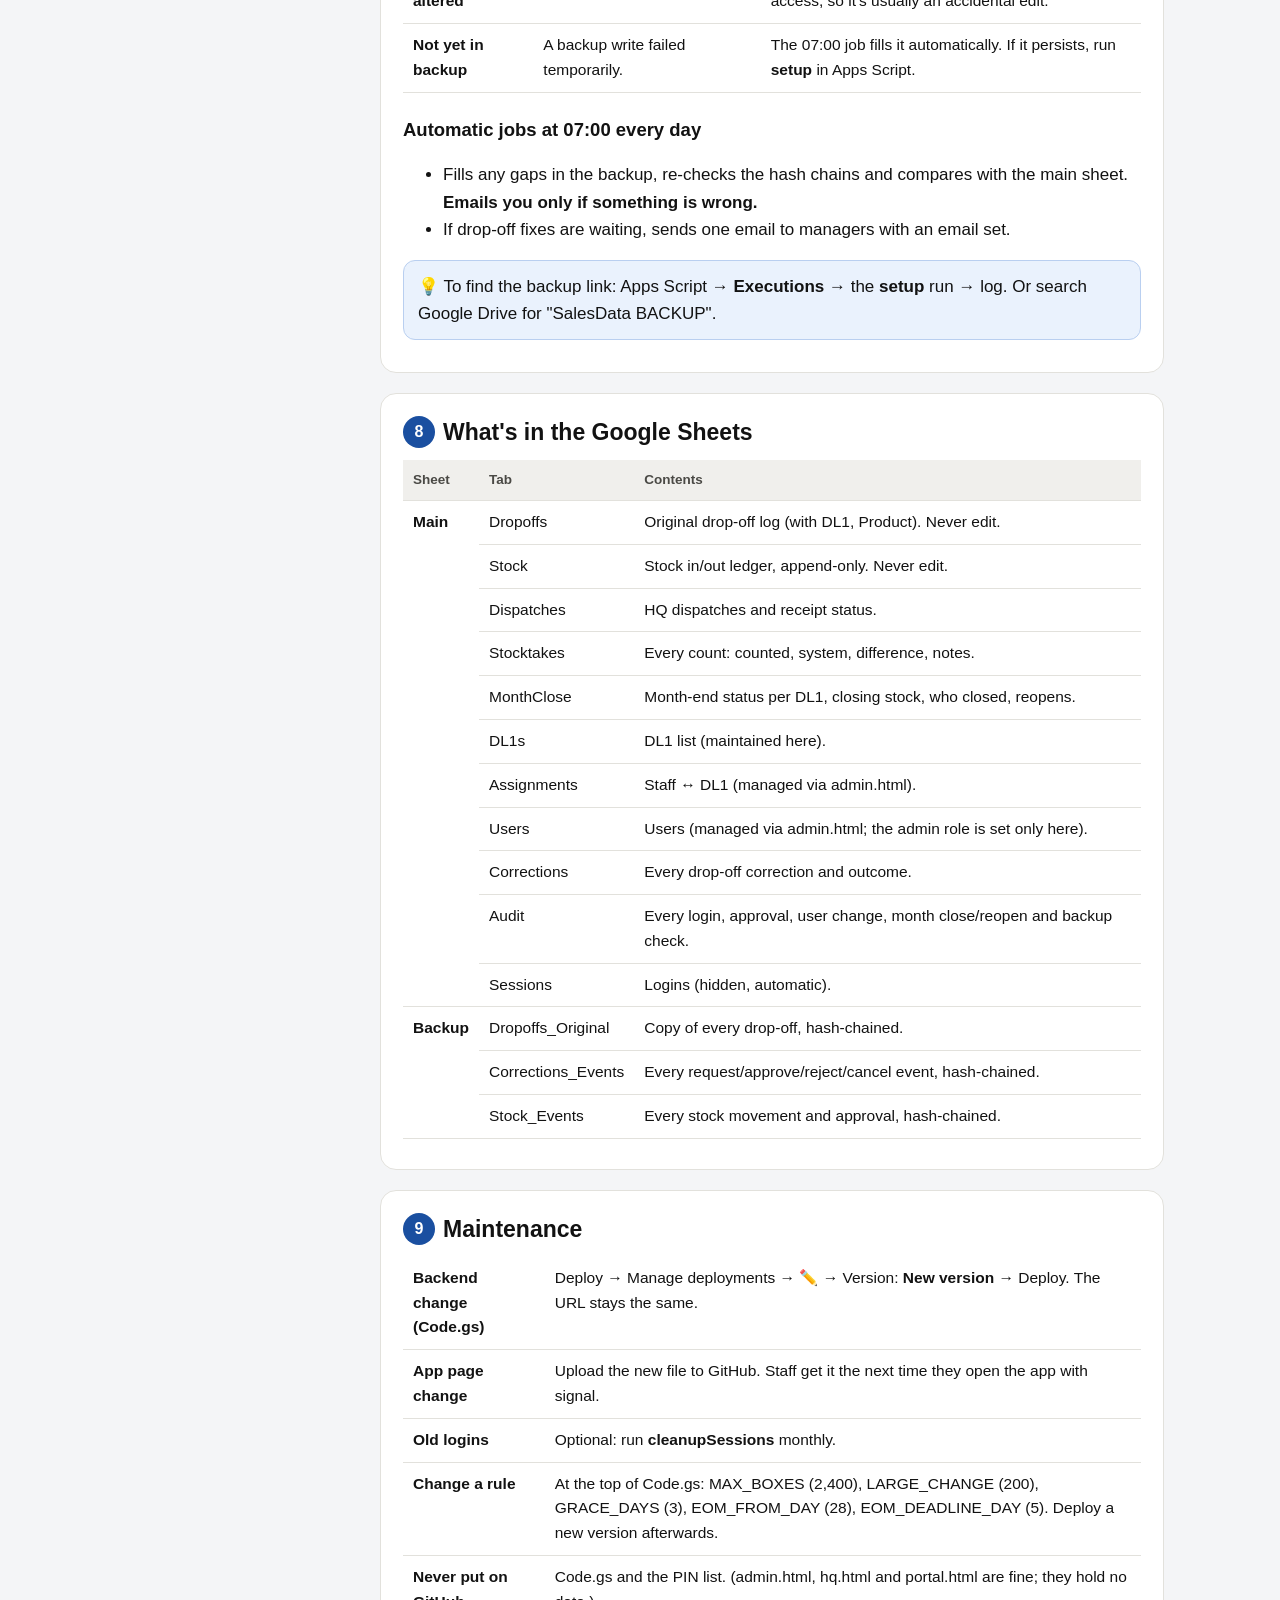
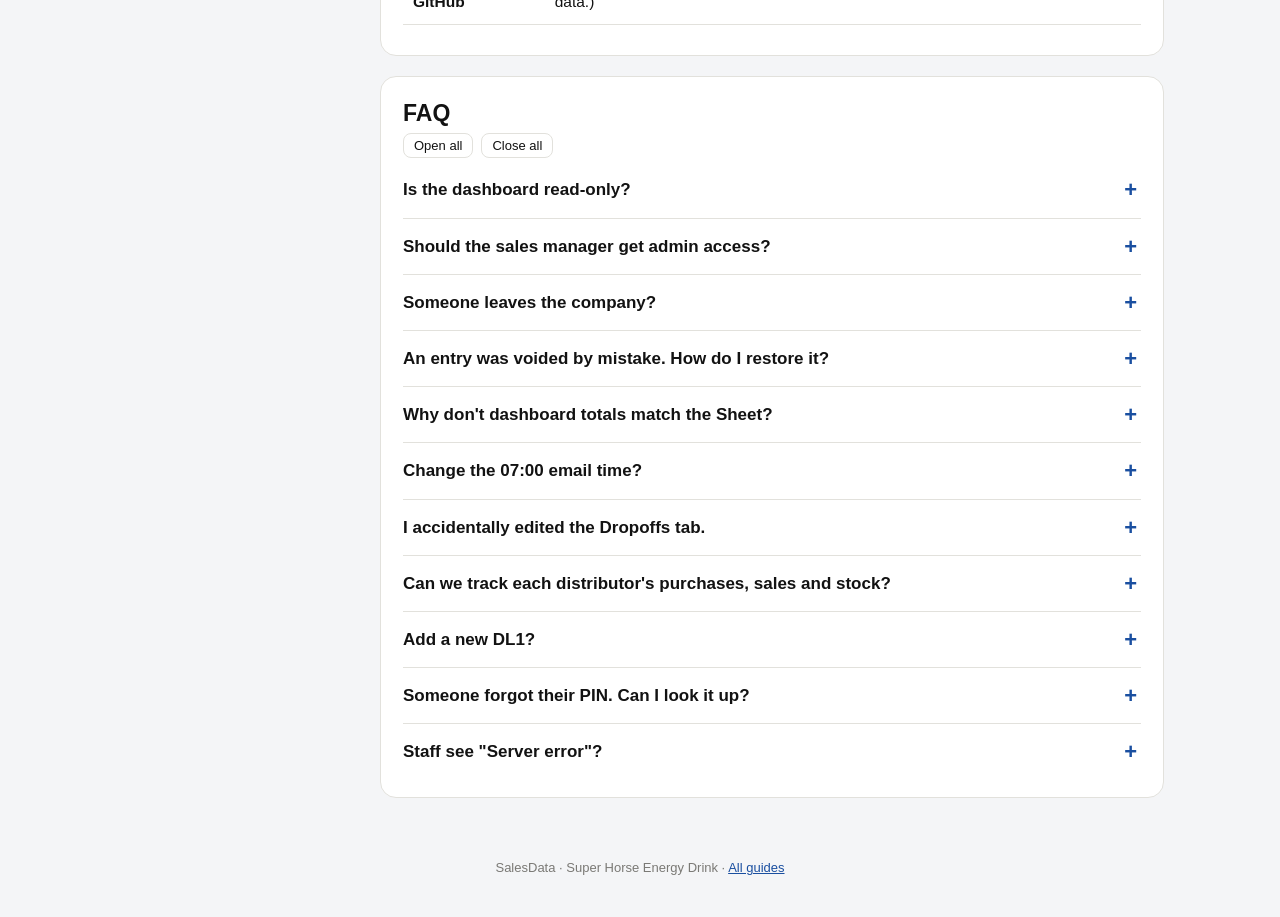
<file: guide-admin.html>
<!doctype html>
<html lang="en" data-default-lang="en">
<head>
<meta charset="utf-8">
<meta name="viewport" content="width=device-width, initial-scale=1">
<meta name="theme-color" content="#1A4FA0">
<title data-vi="Hướng dẫn admin · SalesData" data-en="Admin guide · SalesData">Admin guide · SalesData</title>
<link rel="icon" href="icon.png">
<link rel="stylesheet" href="guide.css">
<script src="guide.js"></script>
</head>
<body>
<header class="top"><div class="in">
  <img src="logo.png" alt="Super Horse">
  <div class="t">SalesData <small><span class="vi">Hướng dẫn admin</span><span class="en">Admin guide</span></small></div>
  <a class="chip" id="backBtn" href="dashboard.html" style="display:none"><span class="vi">← Quay lại</span><span class="en">← Back</span></a>
  <button class="chip" id="langBtn">Tiếng Việt</button>
</div></header>
<div class="tagline"><span class="vi">Dữ liệu chính xác → Quyết định tốt hơn → Cùng phát triển</span><span class="en">Accurate data → Better decisions → Growing together</span></div>

<div class="wrap">
<nav class="toc" id="toc"></nav>
<main>
  <div class="hero">
    <span class="role">Admin</span>
    <h1><span class="vi">Báo cáo, người dùng và kiểm toán</span><span class="en">Reporting, users and audit</span></h1>
    <p><span class="vi">Admin là chủ sở hữu quy trình: quản lý người dùng, xem toàn bộ báo cáo, theo dõi mọi sửa đổi và kiểm tra bản sao lưu.</span>
       <span class="en">The admin is the process owner: you manage users, see all reporting, follow every amendment and verify the backup.</span></p>
  </div>
  <details class="mtoc" id="mtoc"></details>

  <section>
    <h2 id="roles"><span class="n">1</span><span class="vi">Vai trò và quyền</span><span class="en">Roles and access</span></h2>
    <div class="tbl"><table>
      <tr><th><span class="vi">Vai trò (cột Role)</span><span class="en">Role (Role column)</span></th><th><span class="vi">Trang</span><span class="en">Page</span></th><th><span class="vi">Được làm</span><span class="en">Can do</span></th></tr>
      <tr><td><b><span class="vi">(trống) Nhân viên bán hàng</span><span class="en">(blank) Sales staff</span></b></td><td>index.html</td><td><span class="vi">Ghi lượt giao, nhập/xuất kho DL1, kiểm kê, xem doanh số của mình, báo lỗi.</span><span class="en">Log drop-offs, DL1 stock in/out, stocktakes, view own sales, report mistakes.</span></td></tr>
      <tr><td><b><code>hq</code> <span class="vi">Phòng kinh doanh HQ</span><span class="en">Sales officer (HQ)</span></b></td><td>hq.html</td><td><span class="vi">Nhập phiếu xuất hàng cho DL1, xem trạng thái nhận, hủy phiếu chưa nhận.</span><span class="en">Enter dispatches to DL1s, see receipt status, cancel unreceived dispatches.</span></td></tr>
      <tr><td><b><code>manager</code> <span class="vi">Quản lý bán hàng</span><span class="en">Sales manager</span></b></td><td>manager.html</td><td><span class="vi">Tổng quan kho DL1, duyệt điều chỉnh kho, chốt tháng, doanh số, duyệt sửa lượt giao.</span><span class="en">DL1 stock overview, approve stock adjustments, close months, sales, review drop-off fixes.</span></td></tr>
      <tr><td><b><code>admin</code></b> <span class="vi">(Art, Linh)</span><span class="en">(Art, Linh)</span></td><td><span class="vi">Tất cả + admin.html, dashboard.html</span><span class="en">All + admin.html, dashboard.html</span></td><td><span class="vi">Mọi thứ ở trên, cộng quản lý người dùng & phân công, báo cáo, kiểm toán, kiểm tra sao lưu, mở lại tháng đã chốt.</span><span class="en">Everything above, plus users & assignments, the dashboard, audit, Verify backup, and reopening closed months.</span></td></tr>
    </table></div>
    <p class="tip"><span class="vi">Không ai được duyệt mục của chính mình — kể cả admin. Mọi trang mở được từ trang chủ <b>portal.html</b>; mỗi trang có nút ⌂ quay về đó.</span><span class="en">Nobody can approve their own entry, including the admin. Every page opens from the home page <b>portal.html</b>; each page has a ⌂ button back to it.</span></p>
    <div class="figs"><figure class="wide"><img src="guide-img/v4-portal.jpg" alt="" loading="lazy"><figcaption><span class="vi">Trang chủ portal.html</span><span class="en">Home page portal.html</span></figcaption></figure></div>
  </section>

  <section>
    <h2 id="users"><span class="n">2</span><span class="vi">Người dùng (admin.html)</span><span class="en">Users (admin.html)</span></h2>
    <p><span class="vi">Mở <b>admin.html</b> bằng tài khoản admin. Mọi thay đổi có hiệu lực ngay và được ghi vào tab Audit (trừ chính mã PIN). Không cần mở Google Sheet.</span>
       <span class="en">Open <b>admin.html</b> with an admin account. Every change takes effect at once and is logged in the Audit tab (except the PIN itself). No need to open the Google Sheet.</span></p>
    <div class="figs">
      <figure class="wide"><img src="guide-img/v4-a-users.jpg" alt="" loading="lazy"><figcaption><span class="vi">Tab Người dùng</span><span class="en">Users tab</span></figcaption></figure>
      <figure><img src="guide-img/v4-a-add.jpg" alt="" loading="lazy"><figcaption><span class="vi">Thêm người dùng</span><span class="en">Add a user</span></figcaption></figure>
      <figure><img src="guide-img/v4-a-pin.jpg" alt="" loading="lazy"><figcaption><span class="vi">PIN chỉ hiện một lần</span><span class="en">The PIN is shown once</span></figcaption></figure>
    </div>
    <div class="tbl"><table>
      <tr><th><span class="vi">Việc cần làm</span><span class="en">Task</span></th><th><span class="vi">Cách làm</span><span class="en">How</span></th></tr>
      <tr><td><b><span class="vi">Thêm người</span><span class="en">Add someone</span></b></td><td><span class="vi"><b>Thêm người dùng</b>: username (viết thường, không dấu, 3+ ký tự — không đổi được sau), họ tên, vai trò, email (tùy chọn), giao DL1 ngay (tùy chọn). Bấm <b>Tạo & cấp mã PIN</b> — hệ thống tạo PIN 4 số. Ghi lại PIN (chỉ hiện một lần) và gửi riêng cho người đó.</span><span class="en"><b>Add user</b>: username (lowercase, no accents, 3+ characters; can't be changed later), full name, role, email (optional), assign a DL1 now (optional). Tap <b>Create & issue PIN</b>; the system makes a 4-digit PIN. Note it (shown once) and send it to that person privately.</span></td></tr>
      <tr><td><b><span class="vi">Đặt lại PIN</span><span class="en">Reset a PIN</span></b></td><td><span class="vi"><b>Sửa</b> → <b>Cấp mã PIN mới</b>. Mã cũ và các phiên đăng nhập ngừng hoạt động ngay.</span><span class="en"><b>Edit</b> → <b>Issue new PIN</b>. The old PIN and open logins stop working at once.</span></td></tr>
      <tr><td><b><span class="vi">Khóa / mở khóa</span><span class="en">Block / unblock</span></b></td><td><span class="vi"><b>Sửa</b> → bỏ chọn <b>Tài khoản đang hoạt động</b> → Lưu. Bị chặn ngay, kể cả phiên đang mở. Dữ liệu cũ vẫn giữ. Tick "Hiện tài khoản bị khóa" để thấy và mở lại.</span><span class="en"><b>Edit</b> → untick <b>Account active</b> → Save. They're out at once, even mid-session. Past data stays. Tick "Show blocked accounts" to find and unblock them.</span></td></tr>
      <tr><td><b><span class="vi">Đổi tên, vai trò, email</span><span class="en">Change name, role, email</span></b></td><td><span class="vi">Bấm <b>Sửa</b>. Đổi vai trò sẽ đăng xuất họ. Điền email cho quản lý để nhận email nhắc buổi sáng.</span><span class="en">Tap <b>Edit</b>. A role change signs them out. Give managers an email for the morning reminder.</span></td></tr>
    </table></div>
    <div class="tbl"><table>
      <tr><th><span class="vi">Quy tắc PIN</span><span class="en">PIN rules</span></th></tr>
      <tr><td><span class="vi">Hệ thống tự tạo: đúng 4 chữ số, 1000–9999, không trùng người khác, không dạng dễ đoán (1234, 1111, 1212, năm 19xx/20xx…).</span><span class="en">Made by the system: exactly 4 digits, 1000–9999, unique, no easy patterns (1234, 1111, 1212, years 19xx/20xx…).</span></td></tr>
    </table></div>
    <p class="warn"><span class="vi"><b>Không gán được vai trò admin</b> qua admin.html, và không sửa/khóa được tài khoản admin khác. Admin chỉ đặt lại được PIN của chính mình. Thêm/bớt admin chỉ làm trực tiếp trong tab Users của Google Sheet.</span><span class="en"><b>The admin role can't be given</b> through admin.html, and other admin accounts can't be edited or blocked there. An admin can only reset their own PIN. Adding or removing an admin is done only in the Users tab of the Google Sheet.</span></p>
  </section>

  <section>
    <h2 id="assign"><span class="n">3</span><span class="vi">Phân công nhân viên cho DL1</span><span class="en">Assigning staff to DL1s</span></h2>
    <p><span class="vi">Tab <b>Phân công DL1</b> trong admin.html. Mỗi dòng: nhân viên, DL1, từ ngày, đến ngày (để trống = đang phụ trách). Một người có thể phụ trách nhiều DL1 (ví dụ giám sát); một DL1 có thể có nhiều người.</span>
       <span class="en">The <b>Assignments</b> tab in admin.html. Each row: employee, DL1, from, to (blank = current). One person can cover several DL1s (e.g. a supervisor); one DL1 can have several people.</span></p>
    <div class="figs"><figure class="wide"><img src="guide-img/v4-a-asg.jpg" alt="" loading="lazy"><figcaption><span class="vi">Tab Phân công DL1</span><span class="en">Assignments tab</span></figcaption></figure></div>
    <div class="tbl"><table>
      <tr><td><b><span class="vi">Chuyển DL1</span><span class="en">Move to another DL1</span></b></td><td><span class="vi">Bấm <b>Kết thúc</b> trên dòng cũ (điền ngày kết thúc), rồi thêm dòng mới. Lịch sử được giữ cho báo cáo doanh số theo nhóm.</span><span class="en">Tap <b>End</b> on the old row (sets the end date), then add a new row. The history is kept for team sales reports.</span></td></tr>
      <tr><td><b><span class="vi">Xóa</span><span class="en">Delete</span></b></td><td><span class="vi">Chỉ dùng khi nhập nhầm. Bình thường hãy dùng Kết thúc.</span><span class="en">Only for a mistaken row. Normally use End.</span></td></tr>
      <tr><td><b><span class="vi">Không phân công</span><span class="en">No assignment</span></b></td><td><span class="vi">Nhân viên vẫn ghi được lượt giao (không có DL1), nhưng không thấy tab Kho DL1.</span><span class="en">Staff can still log drop-offs (without a DL1) but see no DL1 stock.</span></td></tr>
    </table></div>
    <h3><span class="vi">Danh sách DL1</span><span class="en">The DL1 list</span></h3>
    <p><span class="vi">DL1 được quản lý trong tab <b>DL1s</b> của Google Sheet (không qua admin.html): mã, tên, vĩ độ, kinh độ, Active (TRUE/FALSE), tồn tối thiểu, ghi chú. Tọa độ dùng cho ★ kho trên bản đồ — nên lấy tọa độ chính xác tại kho.</span>
       <span class="en">DL1s are kept in the <b>DL1s</b> tab of the Google Sheet (not in admin.html): code, name, latitude, longitude, Active (TRUE/FALSE), minimum stock, notes. The coordinates place the ★ warehouse on the map, so use exact readings taken at the warehouse.</span></p>
  </section>

  <section>
    <h2 id="dashboard"><span class="n">4</span><span class="vi">Bảng điều khiển (dashboard)</span><span class="en">The dashboard</span></h2>
    <p><span class="vi">Mở <b>dashboard.html</b> và đăng nhập bằng tài khoản admin. Chọn khoảng thời gian và nhân viên ở thanh lọc trên cùng. Trang tự làm mới mỗi 5 phút.</span>
       <span class="en">Open <b>dashboard.html</b> and log in with your admin account. Pick the date range and employee in the filter bar at the top. The page refreshes every 5 minutes.</span></p>
    <div class="figs"><figure class="wide"><img src="guide-img/a1-top.jpg" alt="" loading="lazy"><figcaption><span class="vi">Phần đầu bảng điều khiển</span><span class="en">Top of the dashboard</span></figcaption></figure></div>
    <div class="tbl"><table>
      <tr><th><span class="vi">Mục</span><span class="en">Section</span></th><th><span class="vi">Cho biết</span><span class="en">Tells you</span></th></tr>
      <tr><td><b><span class="vi">Ô chỉ số</span><span class="en">KPI tiles</span></b></td><td><span class="vi">Tổng thùng, số lượt, TB/lượt, nhân viên hoạt động, thùng/người/ngày, % GPS xanh — so với kỳ trước cùng độ dài.</span><span class="en">Boxes, drop-offs, avg per drop-off, active staff, boxes per staff-day, GPS green %, compared with the previous period of the same length.</span></td></tr>
      <tr><td><b><span class="vi">Sửa đổi & kiểm toán</span><span class="en">Amendments & audit</span></b></td><td><span class="vi">Mọi yêu cầu sửa (xem mục 5).</span><span class="en">Every correction (see section 5).</span></td></tr>
      <tr><td><b><span class="vi">Thùng theo ngày · Giờ trong ngày</span><span class="en">Boxes per day · Time of day</span></b></td><td><span class="vi">Xu hướng và giờ giao hàng.</span><span class="en">Trend and delivery hours.</span></td></tr>
      <tr><td><b><span class="vi">Bản đồ nhiệt</span><span class="en">Heat map</span></b></td><td><span class="vi">Nhân viên × ngày. Ô trống = không giao. Chạm một ô để mở ngày đó trên dòng thời gian.</span><span class="en">Employee × date. Blank cells = no deliveries. Tap a cell to open that day in the timeline.</span></td></tr>
      <tr><td><b><span class="vi">Dòng thời gian</span><span class="en">Daily timeline</span></b></td><td><span class="vi">Mỗi chấm là một lượt (to = nhiều thùng); đường kẻ = lượt đầu đến lượt cuối. Chấm viền cam = đã sửa/đang chờ.</span><span class="en">Each dot is a drop-off (bigger = more boxes); the line runs first to last. Orange-ringed dots = amended or pending.</span></td></tr>
      <tr><td><b><span class="vi">Bản đồ</span><span class="en">Map</span></b></td><td><span class="vi">Mọi điểm giao trong khoảng thời gian.</span><span class="en">Every drop-off location in the range.</span></td></tr>
      <tr><td><b><span class="vi">Hiệu suất nhân viên</span><span class="en">Employee performance</span></b></td><td><span class="vi">Bảng sắp xếp được theo mọi cột.</span><span class="en">Table you can sort by any column.</span></td></tr>
      <tr><td><b><span class="vi">Kiểm tra dữ liệu</span><span class="en">Data checks</span></b></td><td><span class="vi">Có thể trùng (cùng người, &lt;15 phút, &lt;100 m), trên 500 thùng, GPS cam, gửi sau.</span><span class="en">Possible duplicates (same person, &lt;15 min, &lt;100 m), over 500 boxes, GPS orange, sent later.</span></td></tr>
      <tr><td><b><span class="vi">Xuất CSV</span><span class="en">Export CSV</span></b></td><td><span class="vi">Tải dữ liệu đã lọc cho Excel, gồm số gốc, số đã duyệt và trạng thái.</span><span class="en">Downloads the filtered data for Excel, with original boxes, approved boxes and status.</span></td></tr>
    </table></div>
    <div class="figs">
      <figure class="wide"><img src="guide-img/a3-heat.jpg" alt="" loading="lazy"><figcaption><span class="vi">Bản đồ nhiệt</span><span class="en">Heat map</span></figcaption></figure>
      <figure class="wide"><img src="guide-img/a4-timeline.jpg" alt="" loading="lazy"><figcaption><span class="vi">Dòng thời gian trong ngày</span><span class="en">Daily timeline</span></figcaption></figure>
    </div>
    <p class="tip"><span class="vi">Bảng điều khiển báo cáo <b>lượt giao</b>. Tồn kho và doanh số theo DL1 nằm ở manager.html (admin cũng vào được).</span><span class="en">The dashboard reports <b>drop-offs</b>. DL1 stock and team sales are in manager.html (admins can open it too).</span></p>
    <p class="tip"><span class="vi">Mọi số liệu dùng <b>số đã duyệt</b>; mục đã hủy không được tính. Vì vậy tổng trên báo cáo có thể khác tổng cột Boxes trong tab Dropoffs — đó là đúng.</span><span class="en">All figures use the <b>approved</b> numbers, and voided entries are excluded. So dashboard totals can differ from summing the Boxes column in the Dropoffs tab, and that's expected.</span></p>
  </section>

  <section>
    <h2 id="audit"><span class="n">5</span><span class="vi">Sửa đổi & kiểm toán</span><span class="en">Amendments & audit</span></h2>
    <p><span class="vi">Ngay dưới các ô chỉ số. Mỗi dòng là một yêu cầu: gốc → sau sửa, người yêu cầu, người duyệt, thời gian, ghi chú. Dòng tô vàng = đang chờ hoặc thay đổi lớn.</span>
       <span class="en">Right under the KPI tiles. Each row is one request: original → amended, who asked, who reviewed, when, and the notes. Highlighted rows = pending or large changes.</span></p>
    <div class="figs"><figure class="wide"><img src="guide-img/a2-amend.jpg" alt="" loading="lazy"><figcaption><span class="vi">Sửa đổi & kiểm toán, sau khi kiểm tra bản sao lưu</span><span class="en">Amendments & audit, after Verify backup</span></figcaption></figure></div>
    <div class="tbl"><table>
      <tr><td><b><span class="vi">Mục đã sửa / đã hủy</span><span class="en">Entries amended / voided</span></b></td><td><span class="vi">Số yêu cầu đã duyệt theo loại.</span><span class="en">Approved requests by type.</span></td></tr>
      <tr><td><b><span class="vi">Chờ duyệt / Từ chối</span><span class="en">Pending / Rejected</span></b></td><td><span class="vi">Hàng chờ còn lại và các yêu cầu bị từ chối.</span><span class="en">What's still waiting, and what was turned down.</span></td></tr>
      <tr><td><b><span class="vi">Chênh lệch thùng</span><span class="en">Net box change</span></b></td><td><span class="vi">Tổng tác động của các sửa đổi đã duyệt lên doanh số.</span><span class="en">The total effect of approved corrections on sales.</span></td></tr>
      <tr><td><b><span class="vi">Thay đổi lớn</span><span class="en">Large changes</span></b></td><td><span class="vi">Yêu cầu từ 200 thùng trở lên — nên xem lại.</span><span class="en">Requests of 200 boxes or more, worth a look.</span></td></tr>
    </table></div>
  </section>

  <section>
    <h2 id="stock"><span class="n">6</span><span class="vi">Kho DL1: phần việc của admin</span><span class="en">DL1 stock: the admin's part</span></h2>
    <div class="flow">
      <div class="b"><b>HQ</b><span class="vi">Nhập phiếu xuất (hq.html)</span><span class="en">Enters dispatch (hq.html)</span></div><div class="a">→</div>
      <div class="b"><b><span class="vi">Nhân viên DL1</span><span class="en">DL1 staff</span></b><span class="vi">Nhận hàng, bán, kiểm kê</span><span class="en">Receive, sell, count</span></div><div class="a">→</div>
      <div class="b"><b><span class="vi">Quản lý</span><span class="en">Manager</span></b><span class="vi">Duyệt, chốt tháng</span><span class="en">Approves, closes month</span></div><div class="a">→</div>
      <div class="b"><b>Admin</b><span class="vi">Mở lại nếu cần</span><span class="en">Reopens if needed</span></div>
    </div>
    <div class="tbl"><table>
      <tr><td><b><span class="vi">Mở lại tháng đã chốt</span><span class="en">Reopen a closed month</span></b></td><td><span class="vi">manager.html → Chốt tháng → <b>Mở lại</b> trên DL1 đó, ghi lý do (bắt buộc, được ghi nhật ký). Sau khi sửa, quản lý chốt lại.</span><span class="en">manager.html → Month close → <b>Reopen</b> on that DL1, with a reason (required, logged). After the fix, the manager closes it again.</span></td></tr>
      <tr><td><b><span class="vi">Ngày đi vào sử dụng</span><span class="en">Go-live</span></b></td><td><span class="vi">Mỗi DL1 kiểm kê lần đầu → tạo <b>số dư đầu kỳ</b> chờ quản lý duyệt. Hãy chắc mọi nhân viên đã được phân công trước ngày đó.</span><span class="en">Each DL1's first count creates its <b>opening balance</b> for the manager to approve. Make sure all staff are assigned before that day.</span></td></tr>
      <tr><td><b><span class="vi">Ghi muộn sau khi chốt</span><span class="en">Late entries after close</span></b></td><td><span class="vi">Được tính vào ngày nhận và đánh dấu "Sau chốt" — tháng đã khóa không thay đổi.</span><span class="en">Posted to the day they arrive and flagged "after close"; the locked month doesn't change.</span></td></tr>
      <tr><td><b><span class="vi">Tồn kho được tính thế nào</span><span class="en">How stock is calculated</span></b></td><td><span class="vi">Tổng các dòng đã ghi trong tab Stock + lượt giao có DL1. Không có ô "tồn kho" nào để sửa — sửa bằng kiểm kê.</span><span class="en">The sum of posted rows in the Stock tab + drop-offs with a DL1. There's no "stock" cell to edit; corrections go through a stocktake.</span></td></tr>
    </table></div>
  </section>

  <section>
    <h2 id="backup"><span class="n">7</span><span class="vi">Bản sao lưu và kiểm tra</span><span class="en">The backup and Verify backup</span></h2>
    <p><span class="vi">Mỗi lượt giao, mỗi sự kiện sửa và mỗi nhập/xuất kho được ghi đồng thời vào một Google Sheet <b>sao lưu riêng</b> trong Drive của bạn ("SalesData BACKUP — admin only"). Không chia sẻ file này. Mỗi dòng có một "dấu vân tay" (hash) liên kết với dòng trước — nếu ai sửa hoặc xóa một dòng, chuỗi bị đứt.</span>
       <span class="en">Every drop-off, correction event and stock movement is also written to a <b>separate backup</b> Google Sheet in your Drive ("SalesData BACKUP — admin only"). Never share it. Each row carries a fingerprint (hash) linked to the row before, so if anyone edits or deletes a row, the chain breaks.</span></p>
    <h3><span class="vi">Kiểm tra bản sao lưu</span><span class="en">Verify backup</span></h3>
    <p><span class="vi">Bấm <span class="btnlike w">Kiểm tra bản sao lưu</span> trong mục Sửa đổi & kiểm toán. Kết quả xanh ✓ = mọi thứ khớp.</span><span class="en">Tap <span class="btnlike w">Verify backup</span> in Amendments & audit. A green ✓ means everything matches.</span></p>
    <div class="tbl"><table>
      <tr><th><span class="vi">Kết quả</span><span class="en">Result</span></th><th><span class="vi">Nghĩa là</span><span class="en">Means</span></th><th><span class="vi">Nên làm</span><span class="en">What to do</span></th></tr>
      <tr><td><b><span class="vi">Sheet chính bị sửa</span><span class="en">Main sheet edited</span></b></td><td><span class="vi">Ai đó sửa trực tiếp tab Dropoffs hoặc Stock.</span><span class="en">Someone typed directly into the Dropoffs or Stock tab.</span></td><td><span class="vi">Sheet chính → Tệp → Lịch sử phiên bản để xem ai/khi nào; khôi phục giá trị gốc từ bản sao lưu.</span><span class="en">Main Sheet → File → Version history to see who and when; restore the original value from the backup.</span></td></tr>
      <tr><td><b><span class="vi">Bị xóa khỏi sheet chính</span><span class="en">Deleted from main sheet</span></b></td><td><span class="vi">Một dòng gốc đã bị xóa.</span><span class="en">An original row was deleted.</span></td><td><span class="vi">Như trên; chép lại dòng từ bản sao lưu.</span><span class="en">As above; copy the row back from the backup.</span></td></tr>
      <tr><td><b><span class="vi">Dòng sao lưu bị thay đổi</span><span class="en">Backup row altered</span></b></td><td><span class="vi">Bản sao lưu đã bị sửa.</span><span class="en">The backup itself was edited.</span></td><td><span class="vi">Mở bản sao lưu → Lịch sử phiên bản. Chỉ bạn có quyền, nên thường là sửa nhầm.</span><span class="en">Open the backup → Version history. Only you have access, so it's usually an accidental edit.</span></td></tr>
      <tr><td><b><span class="vi">Chưa có trong sao lưu</span><span class="en">Not yet in backup</span></b></td><td><span class="vi">Ghi sao lưu bị lỗi tạm thời.</span><span class="en">A backup write failed temporarily.</span></td><td><span class="vi">Việc chạy tự động lúc 7:00 sẽ tự bổ sung. Nếu vẫn còn, chạy <b>setup</b> trong Apps Script.</span><span class="en">The 07:00 job fills it automatically. If it persists, run <b>setup</b> in Apps Script.</span></td></tr>
    </table></div>
    <h3><span class="vi">Việc tự động mỗi sáng 7:00</span><span class="en">Automatic jobs at 07:00 every day</span></h3>
    <ul>
      <li><span class="vi">Bổ sung dòng thiếu vào bản sao lưu, kiểm tra lại chuỗi hash và so khớp với sheet chính. <b>Chỉ email cho bạn nếu có vấn đề.</b></span><span class="en">Fills any gaps in the backup, re-checks the hash chains and compares with the main sheet. <b>Emails you only if something is wrong.</b></span></li>
      <li><span class="vi">Nếu có yêu cầu sửa lượt giao chờ duyệt, gửi một email cho các quản lý có email.</span><span class="en">If drop-off fixes are waiting, sends one email to managers with an email set.</span></li>
    </ul>
    <p class="tip"><span class="vi">Tìm link bản sao lưu: Apps Script → <b>Executions</b> → lần chạy <b>setup</b> → nhật ký. Hoặc tìm "SalesData BACKUP" trong Google Drive.</span><span class="en">To find the backup link: Apps Script → <b>Executions</b> → the <b>setup</b> run → log. Or search Google Drive for "SalesData BACKUP".</span></p>
  </section>

  <section>
    <h2 id="sheet"><span class="n">8</span><span class="vi">Các tab trong Google Sheet</span><span class="en">What's in the Google Sheets</span></h2>
    <div class="tbl"><table>
      <tr><th>Sheet</th><th>Tab</th><th><span class="vi">Nội dung</span><span class="en">Contents</span></th></tr>
      <tr><td rowspan="11"><b><span class="vi">Chính</span><span class="en">Main</span></b></td><td>Dropoffs</td><td><span class="vi">Nhật ký lượt giao gốc (có cột DL1, Product). Không bao giờ sửa.</span><span class="en">Original drop-off log (with DL1, Product). Never edit.</span></td></tr>
      <tr><td>Stock</td><td><span class="vi">Sổ nhập/xuất kho, chỉ thêm dòng. Không bao giờ sửa.</span><span class="en">Stock in/out ledger, append-only. Never edit.</span></td></tr>
      <tr><td>Dispatches</td><td><span class="vi">Phiếu xuất HQ và trạng thái nhận.</span><span class="en">HQ dispatches and receipt status.</span></td></tr>
      <tr><td>Stocktakes</td><td><span class="vi">Mọi lần kiểm kê: đếm, hệ thống, chênh lệch, ghi chú.</span><span class="en">Every count: counted, system, difference, notes.</span></td></tr>
      <tr><td>MonthClose</td><td><span class="vi">Trạng thái cuối tháng từng DL1, tồn cuối, người chốt, mở lại.</span><span class="en">Month-end status per DL1, closing stock, who closed, reopens.</span></td></tr>
      <tr><td>DL1s</td><td><span class="vi">Danh sách DL1 (bạn quản lý ở đây).</span><span class="en">DL1 list (maintained here).</span></td></tr>
      <tr><td>Assignments</td><td><span class="vi">Nhân viên ↔ DL1 (quản lý qua admin.html).</span><span class="en">Staff ↔ DL1 (managed via admin.html).</span></td></tr>
      <tr><td>Users</td><td><span class="vi">Người dùng (quản lý qua admin.html; vai trò admin chỉ đặt ở đây).</span><span class="en">Users (managed via admin.html; the admin role is set only here).</span></td></tr>
      <tr><td>Corrections</td><td><span class="vi">Mọi yêu cầu sửa lượt giao và kết quả.</span><span class="en">Every drop-off correction and outcome.</span></td></tr>
      <tr><td>Audit</td><td><span class="vi">Mọi đăng nhập, duyệt, thay đổi người dùng, chốt/mở tháng, kiểm tra sao lưu.</span><span class="en">Every login, approval, user change, month close/reopen and backup check.</span></td></tr>
      <tr><td>Sessions</td><td><span class="vi">Phiên đăng nhập (ẩn, tự động).</span><span class="en">Logins (hidden, automatic).</span></td></tr>
      <tr><td rowspan="3"><b><span class="vi">Sao lưu</span><span class="en">Backup</span></b></td><td>Dropoffs_Original</td><td><span class="vi">Bản sao từng lượt giao, có hash.</span><span class="en">Copy of every drop-off, hash-chained.</span></td></tr>
      <tr><td>Corrections_Events</td><td><span class="vi">Mọi sự kiện yêu cầu/duyệt/từ chối/hủy, có hash.</span><span class="en">Every request/approve/reject/cancel event, hash-chained.</span></td></tr>
      <tr><td>Stock_Events</td><td><span class="vi">Mọi nhập/xuất kho và duyệt kho, có hash.</span><span class="en">Every stock movement and approval, hash-chained.</span></td></tr>
    </table></div>
  </section>

  <section>
    <h2 id="maint"><span class="n">9</span><span class="vi">Bảo trì</span><span class="en">Maintenance</span></h2>
    <div class="tbl"><table>
      <tr><td><b><span class="vi">Đổi mã backend (Code.gs)</span><span class="en">Backend change (Code.gs)</span></b></td><td><span class="vi">Deploy → Manage deployments → ✏️ → Version: <b>New version</b> → Deploy. URL giữ nguyên.</span><span class="en">Deploy → Manage deployments → ✏️ → Version: <b>New version</b> → Deploy. The URL stays the same.</span></td></tr>
      <tr><td><b><span class="vi">Đổi trang ứng dụng</span><span class="en">App page change</span></b></td><td><span class="vi">Tải file mới lên GitHub. Nhân viên nhận bản mới lần mở tiếp theo có mạng.</span><span class="en">Upload the new file to GitHub. Staff get it the next time they open the app with signal.</span></td></tr>
      <tr><td><b><span class="vi">Dọn phiên cũ</span><span class="en">Old logins</span></b></td><td><span class="vi">Tùy chọn: chạy <b>cleanupSessions</b> mỗi tháng.</span><span class="en">Optional: run <b>cleanupSessions</b> monthly.</span></td></tr>
      <tr><td><b><span class="vi">Đổi quy tắc</span><span class="en">Change a rule</span></b></td><td><span class="vi">Ở đầu Code.gs: MAX_BOXES (2.400), LARGE_CHANGE (200), GRACE_DAYS (3), EOM_FROM_DAY (28), EOM_DEADLINE_DAY (5). Sau khi sửa phải triển khai phiên bản mới.</span><span class="en">At the top of Code.gs: MAX_BOXES (2,400), LARGE_CHANGE (200), GRACE_DAYS (3), EOM_FROM_DAY (28), EOM_DEADLINE_DAY (5). Deploy a new version afterwards.</span></td></tr>
      <tr><td><b><span class="vi">Không bao giờ đưa lên GitHub</span><span class="en">Never put on GitHub</span></b></td><td><span class="vi">Code.gs và danh sách PIN. (admin.html, hq.html, portal.html thì được — chúng không chứa dữ liệu.)</span><span class="en">Code.gs and the PIN list. (admin.html, hq.html and portal.html are fine; they hold no data.)</span></td></tr>
    </table></div>
  </section>

  <section>
    <h2 id="faq"><span class="vi">Câu hỏi thường gặp</span><span class="en">FAQ</span></h2>
    <div class="faqtools"><button data-faq="open"><span class="vi">Mở tất cả</span><span class="en">Open all</span></button><button data-faq="close"><span class="vi">Đóng tất cả</span><span class="en">Close all</span></button></div>
    <details class="q"><summary><span class="vi">Bảng điều khiển có chỉ để xem không?</span><span class="en">Is the dashboard read-only?</span></summary><div class="a">
      <span class="vi">Có. Nó chỉ đọc dữ liệu và chạy kiểm tra sao lưu (ghi một dòng vào tab Audit). Sửa dữ liệu chỉ qua manager.html.</span><span class="en">Yes. It only reads data and runs the backup check (which adds one line to the Audit tab). Corrections happen only through manager.html.</span></div></details>
    <details class="q"><summary><span class="vi">Có nên cho quản lý bán hàng quyền admin?</span><span class="en">Should the sales manager get admin access?</span></summary><div class="a">
      <span class="vi">Chỉ làm được trực tiếp trong Sheet (Role = admin), và không khuyến khích: người sửa dữ liệu không nên đồng thời là người kiểm tra. Họ vẫn không mở được bản sao lưu và không tự duyệt được.</span><span class="en">Only possible directly in the Sheet (Role = admin), and not recommended: the people who edit data shouldn't also be the ones who check it. They still couldn't open the backup or approve their own requests.</span></div></details>
    <details class="q"><summary><span class="vi">Nhân viên nghỉ việc?</span><span class="en">Someone leaves the company?</span></summary><div class="a">
      <span class="vi">admin.html → <b>Sửa</b> → bỏ chọn Tài khoản đang hoạt động, và <b>Kết thúc</b> phân công DL1 của họ. Họ bị chặn ngay; mọi dữ liệu vẫn còn trong báo cáo.</span><span class="en">admin.html → <b>Edit</b> → untick Account active, and <b>End</b> their DL1 assignment. They're out at once; all their data stays in the reports.</span></div></details>
    <details class="q"><summary><span class="vi">Một mục bị hủy nhầm — làm sao khôi phục?</span><span class="en">An entry was voided by mistake. How do I restore it?</span></summary><div class="a">
      <span class="vi">Ứng dụng không cho khôi phục mục đã hủy. Mở tab Corrections, tìm yêu cầu hủy đó và đổi Status từ "Approved" thành "Rejected", ghi lý do vào Review Note. Bản sao lưu vẫn giữ lịch sử gốc; mọi sửa trực tiếp trong Sheet nên được ghi chú lại.</span>
      <span class="en">The app can't restore a voided entry. Open the Corrections tab, find that void request and change its Status from "Approved" to "Rejected", with a reason in Review Note. The backup keeps the original history; note any direct Sheet edit like this.</span></div></details>
    <details class="q"><summary><span class="vi">Tại sao tổng báo cáo khác với tổng trong Sheet?</span><span class="en">Why don't dashboard totals match the Sheet?</span></summary><div class="a">
      <span class="vi">Báo cáo dùng số đã duyệt và bỏ mục đã hủy. Xuất CSV để xem cả số gốc và số đã duyệt cạnh nhau.</span><span class="en">The dashboard uses approved numbers and leaves out voided entries. Export CSV to see original and approved side by side.</span></div></details>
    <details class="q"><summary><span class="vi">Đổi giờ gửi email 7:00?</span><span class="en">Change the 07:00 email time?</span></summary><div class="a">
      <span class="vi">Trong Code.gs, hàm setupTriggers_ có atHour(7). Đổi giờ, lưu, chạy setup lại.</span><span class="en">In Code.gs, setupTriggers_ has atHour(7). Change the hour, save, and run setup again.</span></div></details>
    <details class="q"><summary><span class="vi">Tôi lỡ sửa tab Dropoffs.</span><span class="en">I accidentally edited the Dropoffs tab.</span></summary><div class="a">
      <span class="vi">Bấm Hoàn tác (Ctrl/Cmd+Z), hoặc dùng Lịch sử phiên bản. Chạy Kiểm tra bản sao lưu để xác nhận đã khớp lại.</span><span class="en">Undo (Ctrl/Cmd+Z) or use Version history. Then run Verify backup to confirm it matches again.</span></div></details>
    <details class="q"><summary><span class="vi">Có theo dõi được nhập, bán, tồn kho của từng đại lý không?</span><span class="en">Can we track each distributor's purchases, sales and stock?</span></summary><div class="a">
      <span class="vi">Có (từ v4). HQ nhập phiếu xuất cho từng DL1; nhân viên xác nhận nhận hàng, ghi bán tại DL1, giao sau DL1, trả hàng, hỏng, khuyến mãi và kiểm kê. Xem ở manager.html → Tổng quan DL1.</span>
      <span class="en">Yes (from v4). HQ enters dispatches per DL1; staff confirm receipts and log DL1 sales, drop-offs, returns, damaged, promotions and stocktakes. See manager.html → DL1 overview.</span></div></details>
    <details class="q"><summary><span class="vi">Thêm một DL1 mới?</span><span class="en">Add a new DL1?</span></summary><div class="a">
      <span class="vi">Thêm một dòng trong tab DL1s (mã duy nhất, Active = TRUE, tọa độ nếu có). Rồi phân công nhân viên trong admin.html. Nhân viên làm kiểm kê đầu tiên để tạo số dư đầu kỳ.</span>
      <span class="en">Add a row in the DL1s tab (unique code, Active = TRUE, coordinates if known). Then assign staff in admin.html. The staff do a first stocktake to set the opening balance.</span></div></details>
    <details class="q"><summary><span class="vi">Ai đó quên PIN — tôi xem PIN cũ được không?</span><span class="en">Someone forgot their PIN. Can I look it up?</span></summary><div class="a">
      <span class="vi">admin.html không hiện PIN cũ. <b>Sửa</b> → <b>Cấp mã PIN mới</b>, rồi gửi riêng cho họ.</span><span class="en">admin.html never shows old PINs. <b>Edit</b> → <b>Issue new PIN</b>, then send it privately.</span></div></details>
    <details class="q"><summary><span class="vi">Nhân viên báo "Lỗi máy chủ"?</span><span class="en">Staff see "Server error"?</span></summary><div class="a">
      <span class="vi">Mở URL web app trên trình duyệt: phải thấy {"ok":true,"app":"SalesData","v":4}. Nếu không, kiểm tra phần triển khai (Execute as Me, Anyone) và rằng URL trong các trang HTML khớp.</span><span class="en">Open the web app URL in a browser; it should show {"ok":true,"app":"SalesData","v":4}. If not, check the deployment (Execute as Me, access Anyone) and that the URL in the HTML pages matches.</span></div></details>
  </section>
</main>
</div>
<footer>SalesData · Super Horse Energy Drink · <a href="guide.html"><span class="vi">Tất cả hướng dẫn</span><span class="en">All guides</span></a></footer>
</body>
</html>
</file>
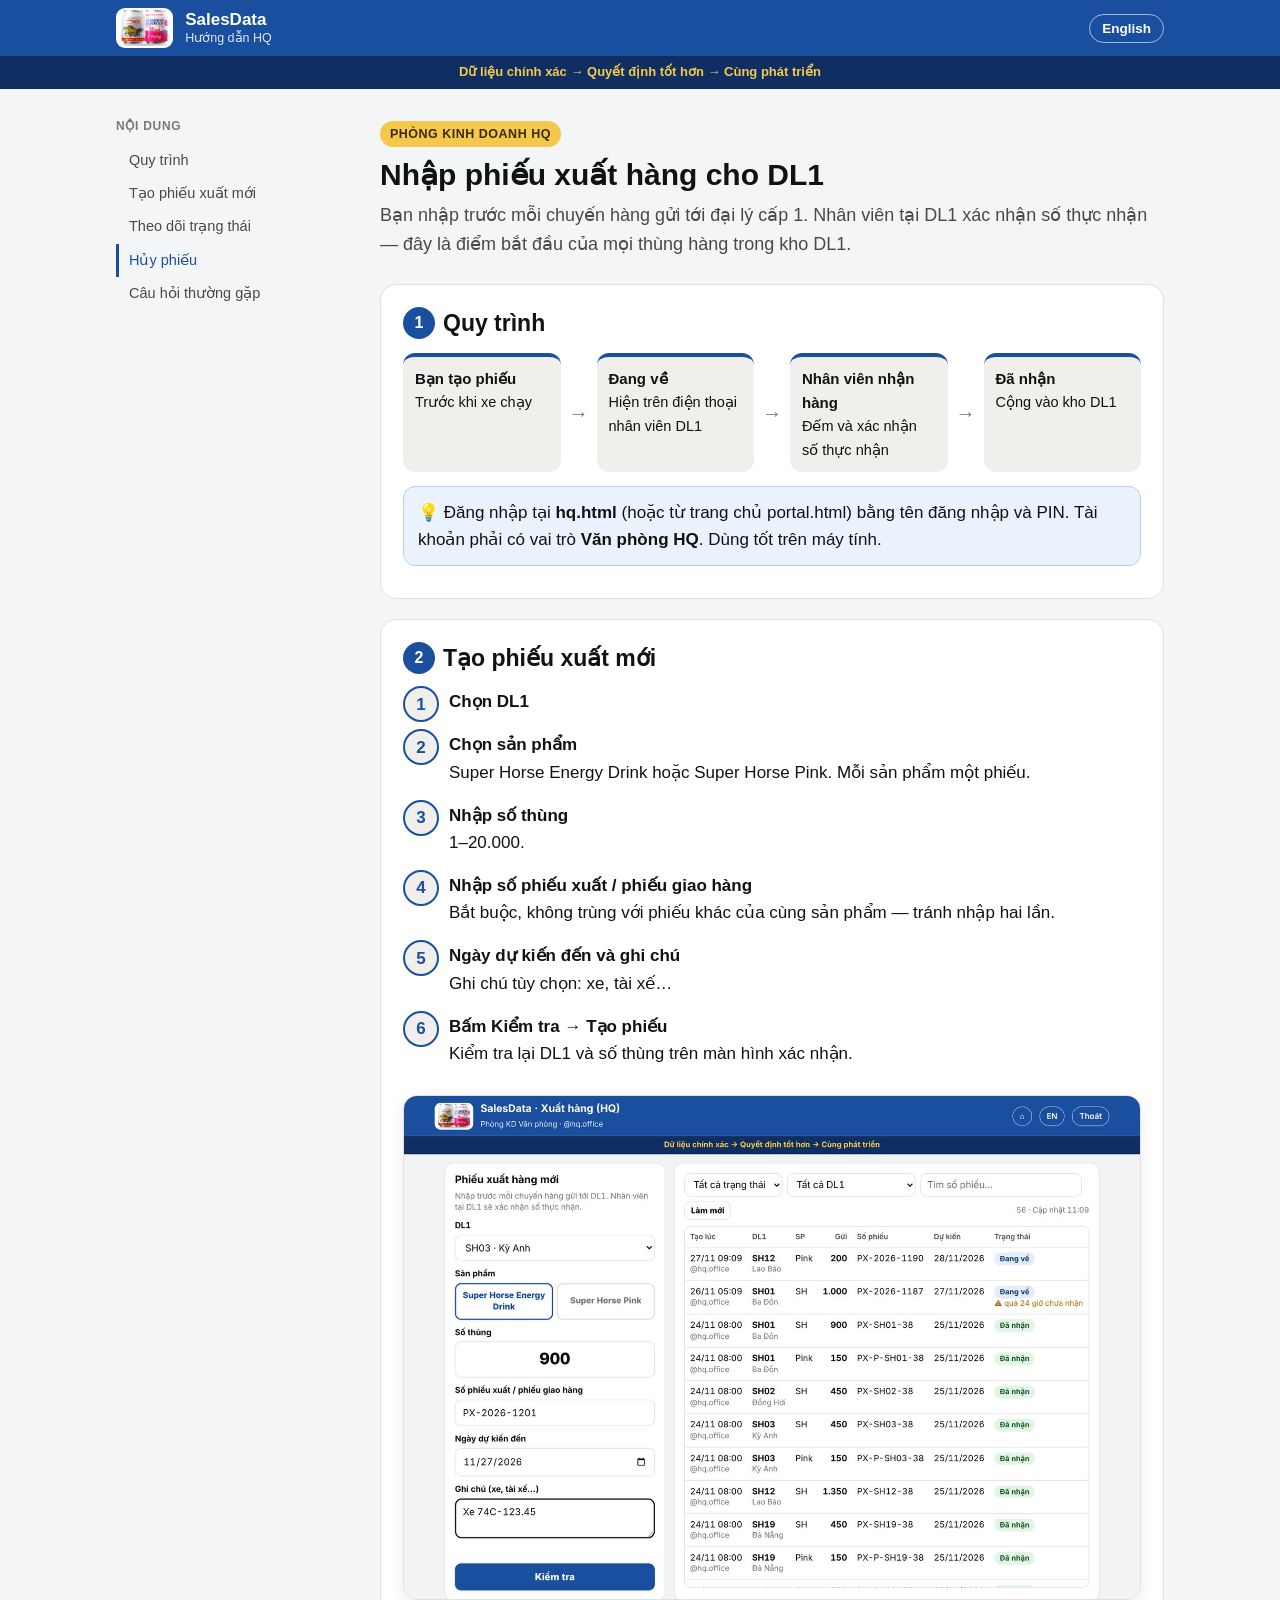
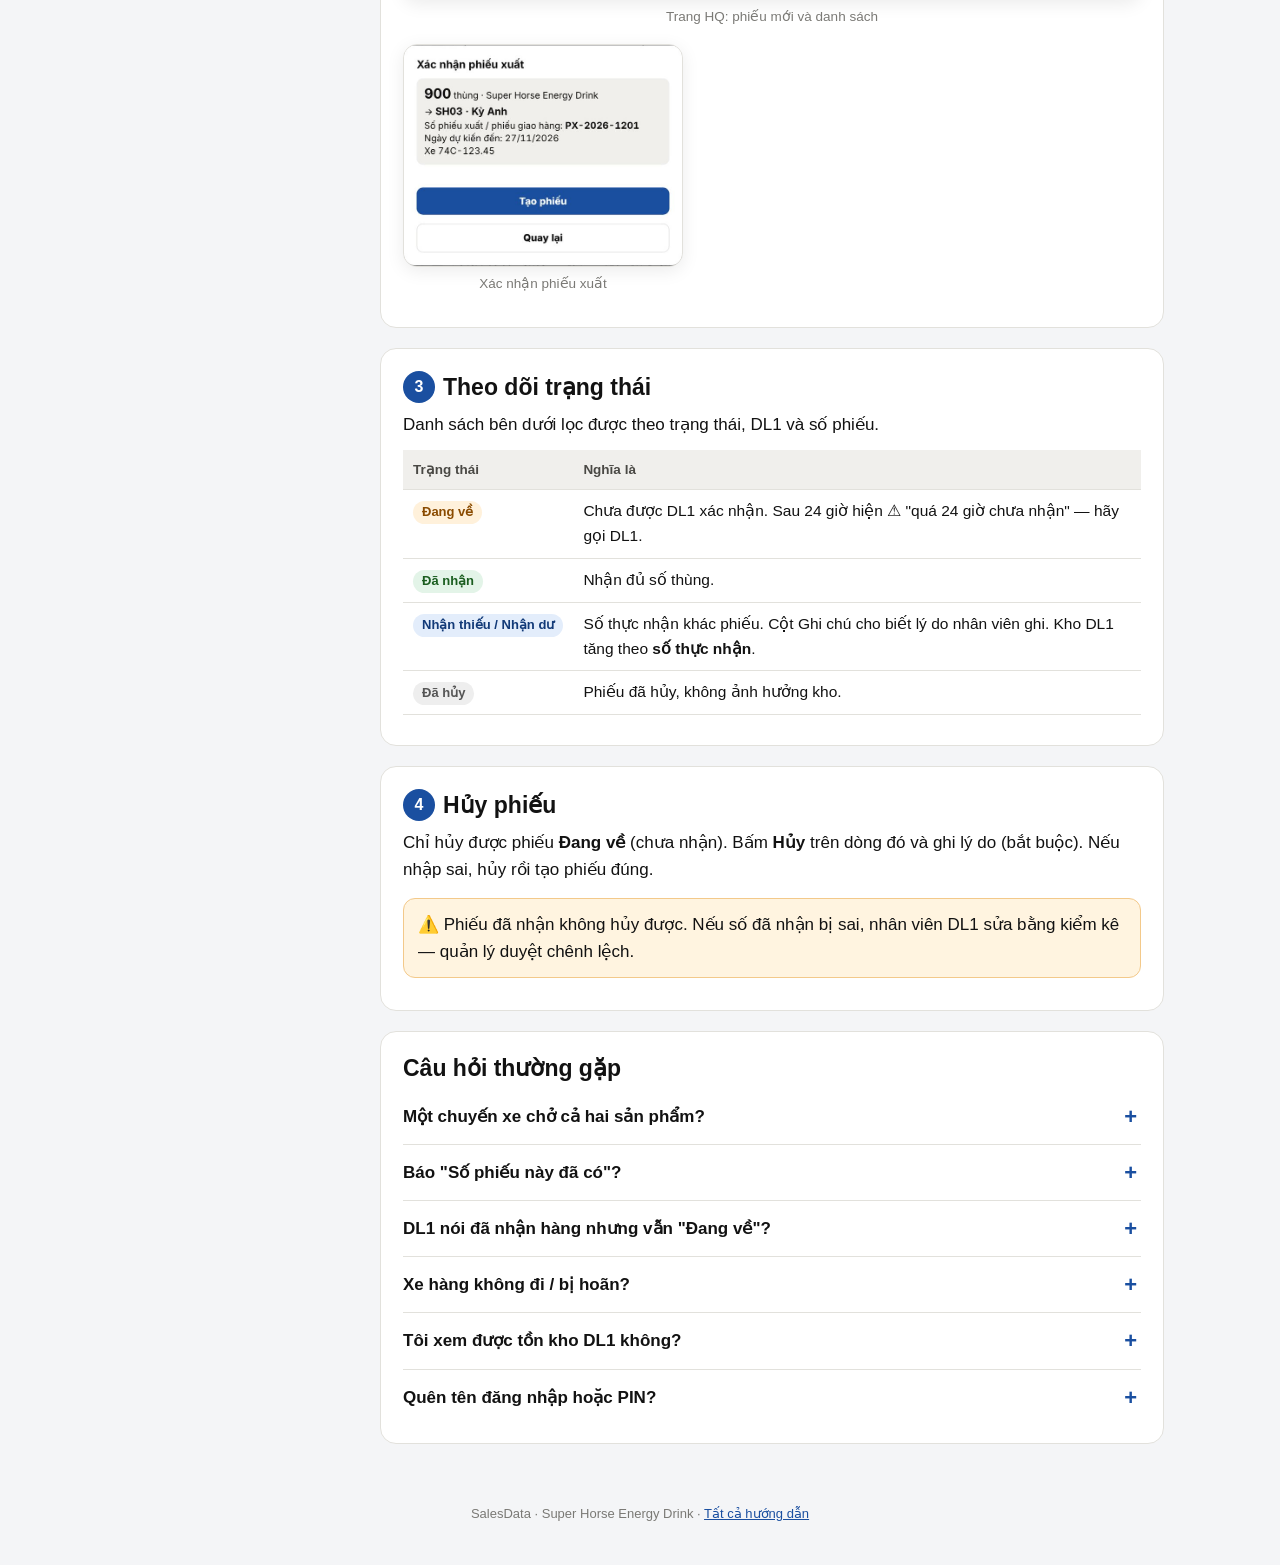
<file: guide-hq.html>
<!doctype html>
<html lang="vi" data-default-lang="vi">
<head>
<meta charset="utf-8">
<meta name="viewport" content="width=device-width, initial-scale=1">
<meta name="theme-color" content="#1A4FA0">
<title data-vi="Hướng dẫn phòng kinh doanh HQ · SalesData" data-en="HQ sales office guide · SalesData">Hướng dẫn phòng kinh doanh HQ · SalesData</title>
<link rel="icon" href="icon.png">
<link rel="stylesheet" href="guide.css">
<script src="guide.js"></script>
</head>
<body>
<header class="top"><div class="in">
  <img src="logo.png" alt="Super Horse">
  <div class="t">SalesData <small><span class="vi">Hướng dẫn HQ</span><span class="en">HQ guide</span></small></div>
  <a class="chip" id="backBtn" href="hq.html" style="display:none"><span class="vi">← Về trang HQ</span><span class="en">← Back to HQ</span></a>
  <button class="chip" id="langBtn">English</button>
</div></header>
<div class="tagline"><span class="vi">Dữ liệu chính xác → Quyết định tốt hơn → Cùng phát triển</span><span class="en">Accurate data → Better decisions → Growing together</span></div>

<div class="wrap">
<nav class="toc" id="toc"></nav>
<main>
  <div class="hero">
    <span class="role"><span class="vi">Phòng kinh doanh HQ</span><span class="en">HQ sales office</span></span>
    <h1><span class="vi">Nhập phiếu xuất hàng cho DL1</span><span class="en">Entering dispatches to DL1s</span></h1>
    <p><span class="vi">Bạn nhập trước mỗi chuyến hàng gửi tới đại lý cấp 1. Nhân viên tại DL1 xác nhận số thực nhận — đây là điểm bắt đầu của mọi thùng hàng trong kho DL1.</span>
       <span class="en">You enter each delivery to a DL1 distributor before it leaves. The employee at the DL1 confirms what actually arrived; this is where every box in DL1 stock starts.</span></p>
  </div>
  <details class="mtoc" id="mtoc"></details>

  <section>
    <h2 id="flow"><span class="n">1</span><span class="vi">Quy trình</span><span class="en">How it works</span></h2>
    <div class="flow">
      <div class="b"><b><span class="vi">Bạn tạo phiếu</span><span class="en">You create the dispatch</span></b><span class="vi">Trước khi xe chạy</span><span class="en">Before the truck leaves</span></div><div class="a">→</div>
      <div class="b"><b><span class="vi">Đang về</span><span class="en">On the way</span></b><span class="vi">Hiện trên điện thoại nhân viên DL1</span><span class="en">Shows on the DL1 staff's phones</span></div><div class="a">→</div>
      <div class="b"><b><span class="vi">Nhân viên nhận hàng</span><span class="en">Staff receive</span></b><span class="vi">Đếm và xác nhận số thực nhận</span><span class="en">Count and confirm what arrived</span></div><div class="a">→</div>
      <div class="b"><b><span class="vi">Đã nhận</span><span class="en">Received</span></b><span class="vi">Cộng vào kho DL1</span><span class="en">Added to DL1 stock</span></div>
    </div>
    <p class="tip"><span class="vi">Đăng nhập tại <b>hq.html</b> (hoặc từ trang chủ portal.html) bằng tên đăng nhập và PIN. Tài khoản phải có vai trò <b>Văn phòng HQ</b>. Dùng tốt trên máy tính.</span><span class="en">Log in at <b>hq.html</b> (or from the home page portal.html) with your username and PIN. Your account needs the <b>HQ office</b> role. Works best on a computer.</span></p>
  </section>

  <section>
    <h2 id="new"><span class="n">2</span><span class="vi">Tạo phiếu xuất mới</span><span class="en">Create a new dispatch</span></h2>
    <ol class="steps">
      <li><b><span class="vi">Chọn DL1</span><span class="en">Choose the DL1</span></b></li>
      <li><b><span class="vi">Chọn sản phẩm</span><span class="en">Choose the product</span></b><span class="vi">Super Horse Energy Drink hoặc Super Horse Pink. Mỗi sản phẩm một phiếu.</span><span class="en">Super Horse Energy Drink or Super Horse Pink. One dispatch per product.</span></li>
      <li><b><span class="vi">Nhập số thùng</span><span class="en">Enter the boxes</span></b><span class="vi">1–20.000.</span><span class="en">1–20,000.</span></li>
      <li><b><span class="vi">Nhập số phiếu xuất / phiếu giao hàng</span><span class="en">Enter the dispatch / delivery note number</span></b><span class="vi">Bắt buộc, không trùng với phiếu khác của cùng sản phẩm — tránh nhập hai lần.</span><span class="en">Required and must not repeat for the same product, which stops double entry.</span></li>
      <li><b><span class="vi">Ngày dự kiến đến và ghi chú</span><span class="en">Expected arrival and note</span></b><span class="vi">Ghi chú tùy chọn: xe, tài xế…</span><span class="en">Note is optional: truck, driver…</span></li>
      <li><b><span class="vi">Bấm Kiểm tra → Tạo phiếu</span><span class="en">Tap Review → Create dispatch</span></b><span class="vi">Kiểm tra lại DL1 và số thùng trên màn hình xác nhận.</span><span class="en">Double-check the DL1 and boxes on the confirm screen.</span></li>
    </ol>
    <div class="figs">
      <figure class="wide"><img src="guide-img/v4-h-page.jpg" alt="" loading="lazy"><figcaption><span class="vi">Trang HQ: phiếu mới và danh sách</span><span class="en">HQ page: new dispatch and list</span></figcaption></figure>
      <figure><img src="guide-img/v4-h-confirm.jpg" alt="" loading="lazy"><figcaption><span class="vi">Xác nhận phiếu xuất</span><span class="en">Confirm dispatch</span></figcaption></figure>
    </div>
  </section>

  <section>
    <h2 id="list"><span class="n">3</span><span class="vi">Theo dõi trạng thái</span><span class="en">Following the status</span></h2>
    <p><span class="vi">Danh sách bên dưới lọc được theo trạng thái, DL1 và số phiếu.</span><span class="en">The list below filters by status, DL1 and note number.</span></p>
    <div class="tbl"><table>
      <tr><th><span class="vi">Trạng thái</span><span class="en">Status</span></th><th><span class="vi">Nghĩa là</span><span class="en">Means</span></th></tr>
      <tr><td><span class="pill p-pend"><span class="vi">Đang về</span><span class="en">On the way</span></span></td><td><span class="vi">Chưa được DL1 xác nhận. Sau 24 giờ hiện ⚠ "quá 24 giờ chưa nhận" — hãy gọi DL1.</span><span class="en">Not yet confirmed by the DL1. After 24 hours a ⚠ "not received after 24 h" appears; call the DL1.</span></td></tr>
      <tr><td><span class="pill p-ok"><span class="vi">Đã nhận</span><span class="en">Received</span></span></td><td><span class="vi">Nhận đủ số thùng.</span><span class="en">Received in full.</span></td></tr>
      <tr><td><span class="pill p-am"><span class="vi">Nhận thiếu / Nhận dư</span><span class="en">Received short / over</span></span></td><td><span class="vi">Số thực nhận khác phiếu. Cột Ghi chú cho biết lý do nhân viên ghi. Kho DL1 tăng theo <b>số thực nhận</b>.</span><span class="en">The received quantity differs. The Note column shows the employee's reason. DL1 stock goes up by the <b>received</b> quantity.</span></td></tr>
      <tr><td><span class="pill p-void"><span class="vi">Đã hủy</span><span class="en">Cancelled</span></span></td><td><span class="vi">Phiếu đã hủy, không ảnh hưởng kho.</span><span class="en">Cancelled; no effect on stock.</span></td></tr>
    </table></div>
  </section>

  <section>
    <h2 id="cancel"><span class="n">4</span><span class="vi">Hủy phiếu</span><span class="en">Cancelling a dispatch</span></h2>
    <p><span class="vi">Chỉ hủy được phiếu <b>Đang về</b> (chưa nhận). Bấm <b>Hủy</b> trên dòng đó và ghi lý do (bắt buộc). Nếu nhập sai, hủy rồi tạo phiếu đúng.</span>
       <span class="en">Only dispatches that are <b>On the way</b> (not yet received) can be cancelled. Tap <b>Cancel</b> on that row and give a reason (required). If you entered something wrong, cancel it and create the correct one.</span></p>
    <p class="warn"><span class="vi">Phiếu đã nhận không hủy được. Nếu số đã nhận bị sai, nhân viên DL1 sửa bằng kiểm kê — quản lý duyệt chênh lệch.</span><span class="en">A received dispatch can't be cancelled. If the received quantity is wrong, the DL1 staff correct it with a stocktake, and the manager approves the difference.</span></p>
  </section>

  <section>
    <h2 id="faq"><span class="vi">Câu hỏi thường gặp</span><span class="en">FAQ</span></h2>
    <details class="q"><summary><span class="vi">Một chuyến xe chở cả hai sản phẩm?</span><span class="en">One truck carries both products?</span></summary><div class="a">
      <span class="vi">Tạo hai phiếu — một cho Super Horse, một cho Pink. Có thể dùng cùng số phiếu giao hàng.</span><span class="en">Create two dispatches, one for Super Horse and one for Pink. They can share the same delivery note number.</span></div></details>
    <details class="q"><summary><span class="vi">Báo "Số phiếu này đã có"?</span><span class="en">"This note number already exists"?</span></summary><div class="a">
      <span class="vi">Phiếu này có thể đã được nhập. Tìm số phiếu trong danh sách trước khi nhập lại.</span><span class="en">It has probably been entered already. Search for the note number in the list before entering it again.</span></div></details>
    <details class="q"><summary><span class="vi">DL1 nói đã nhận hàng nhưng vẫn "Đang về"?</span><span class="en">The DL1 says it arrived but it still shows "On the way"?</span></summary><div class="a">
      <span class="vi">Nhân viên chưa bấm "Nhận hàng" trong ứng dụng, hoặc điện thoại chưa có mạng để gửi. Nhắc họ xác nhận; bấm Làm mới.</span><span class="en">The employee hasn't tapped "Receive" in the app yet, or the phone hasn't had signal to send. Remind them to confirm; tap Refresh.</span></div></details>
    <details class="q"><summary><span class="vi">Xe hàng không đi / bị hoãn?</span><span class="en">The truck didn't leave or was delayed?</span></summary><div class="a">
      <span class="vi">Không đi: hủy phiếu kèm lý do. Hoãn: giữ phiếu; cảnh báo 24 giờ sẽ hiện nhưng không sao, nhân viên vẫn nhận bình thường khi hàng tới.</span><span class="en">Not going: cancel with a reason. Delayed: keep it; the 24-hour warning will show, but the staff can still receive it normally when it arrives.</span></div></details>
    <details class="q"><summary><span class="vi">Tôi xem được tồn kho DL1 không?</span><span class="en">Can I see DL1 stock?</span></summary><div class="a">
      <span class="vi">Trang HQ chỉ dùng cho phiếu xuất. Tồn kho và doanh số DL1 do quản lý bán hàng theo dõi.</span><span class="en">The HQ page is for dispatches only. DL1 stock and sales are followed by the sales manager.</span></div></details>
    <details class="q"><summary><span class="vi">Quên tên đăng nhập hoặc PIN?</span><span class="en">Forgot your username or PIN?</span></summary><div class="a">
      <span class="vi">Liên hệ admin để được cấp PIN mới. Sau 5 lần sai PIN, tài khoản bị tạm khóa 15 phút.</span><span class="en">Contact the admin for a new PIN. After 5 wrong PINs, the account is locked for 15 minutes.</span></div></details>
  </section>
</main>
</div>
<footer>SalesData · Super Horse Energy Drink · <a href="guide.html"><span class="vi">Tất cả hướng dẫn</span><span class="en">All guides</span></a></footer>
</body>
</html>
</file>
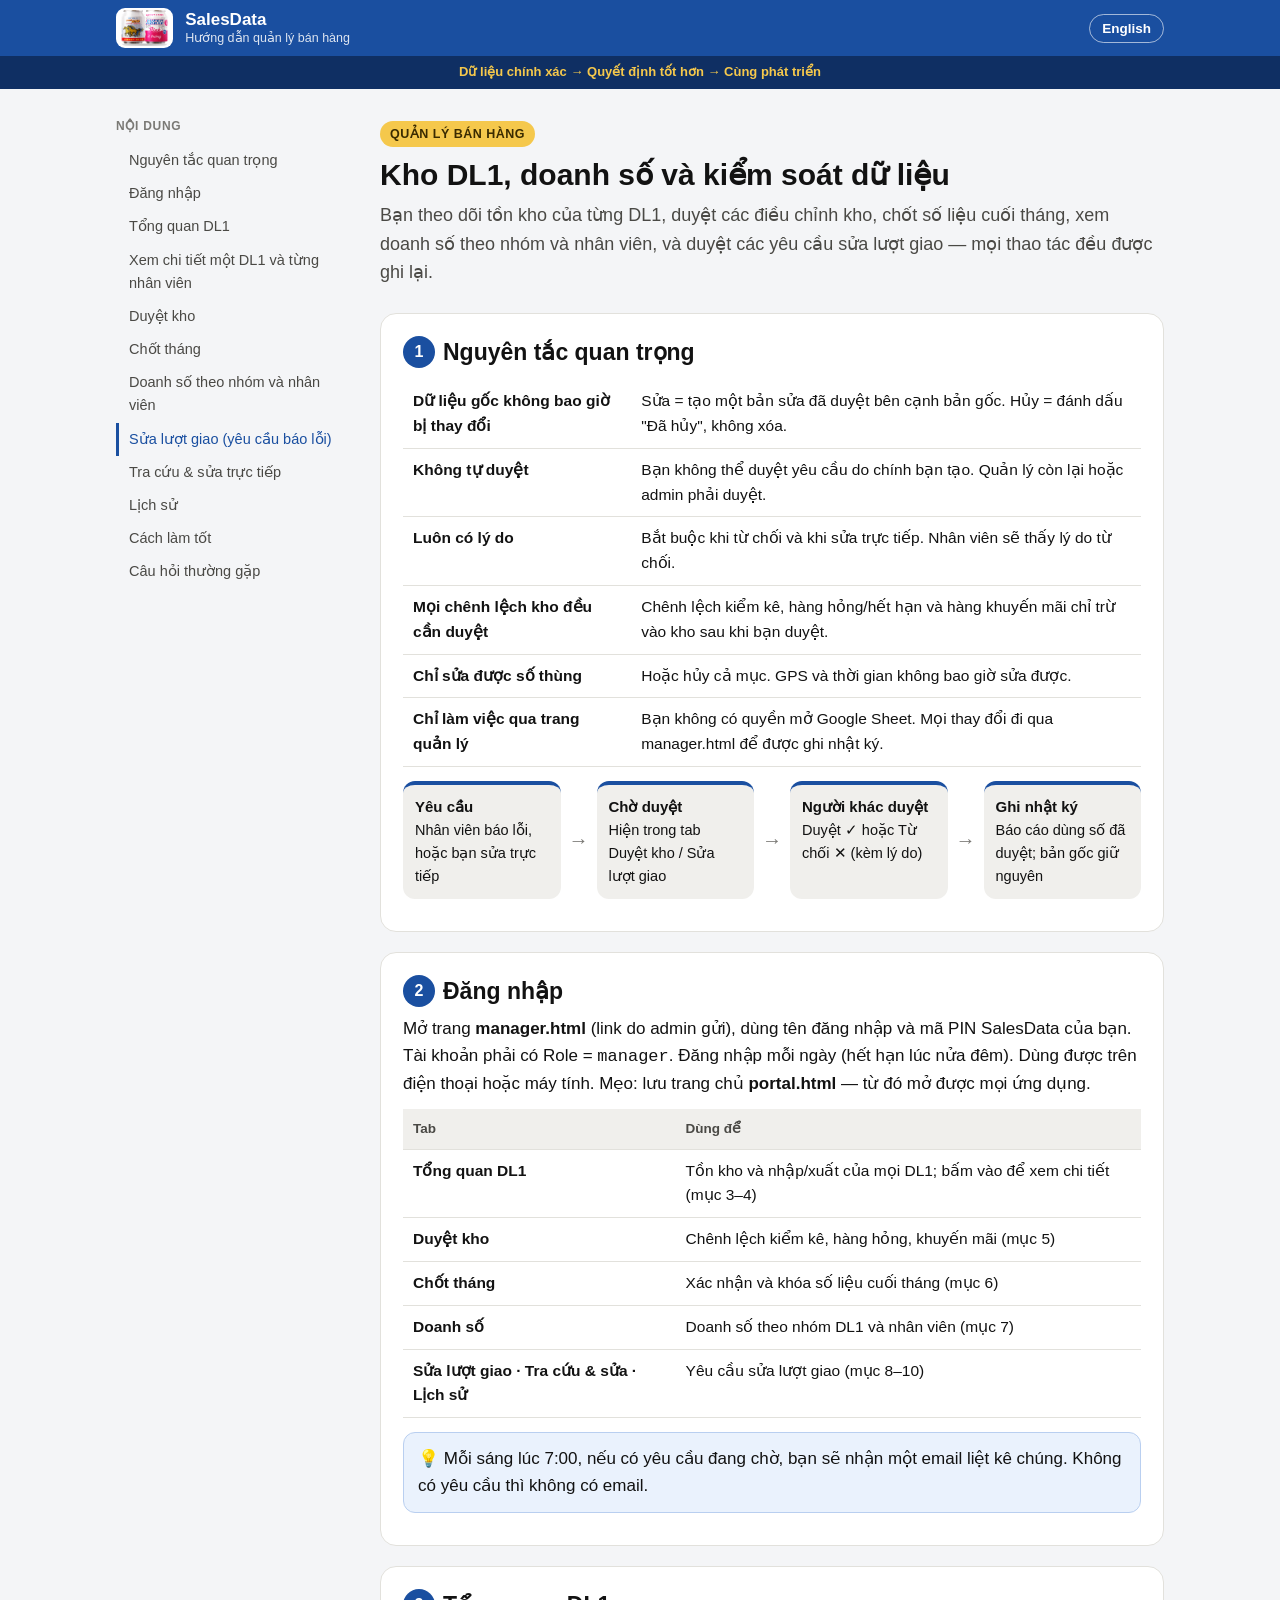
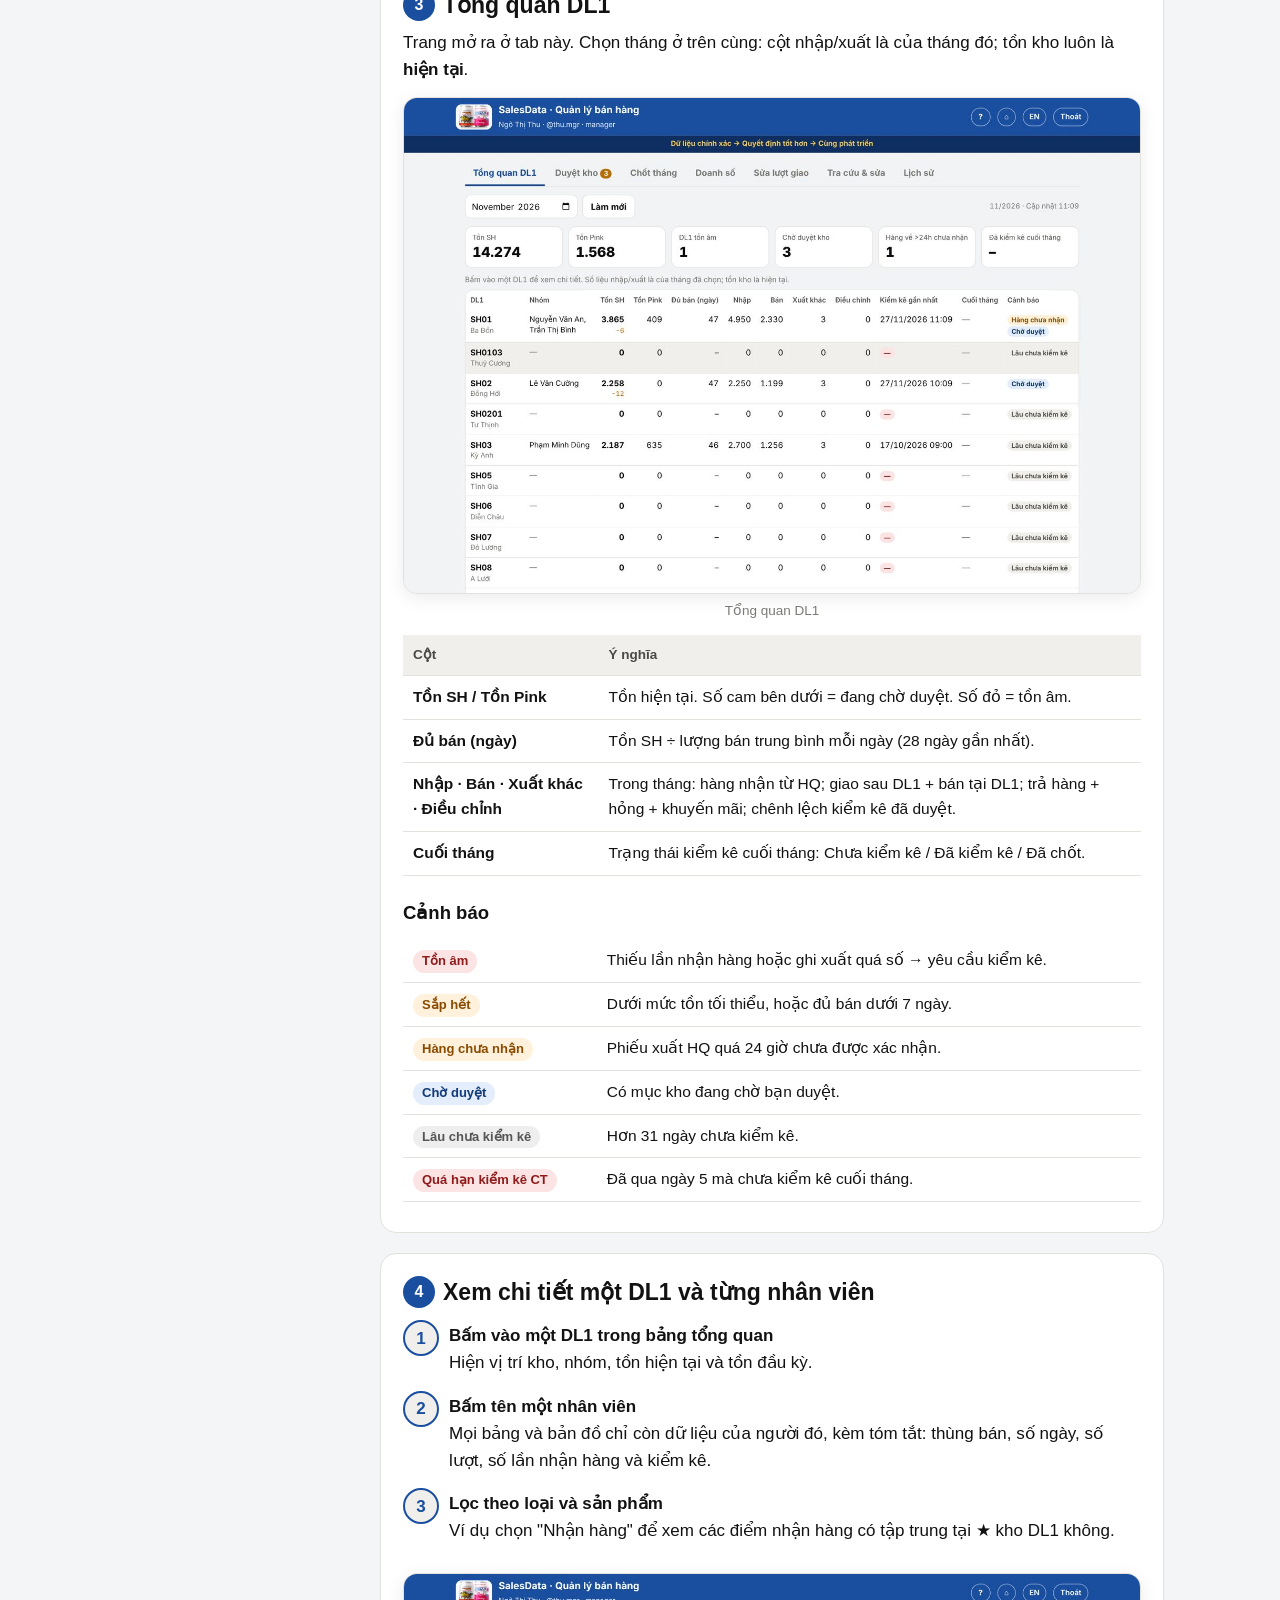
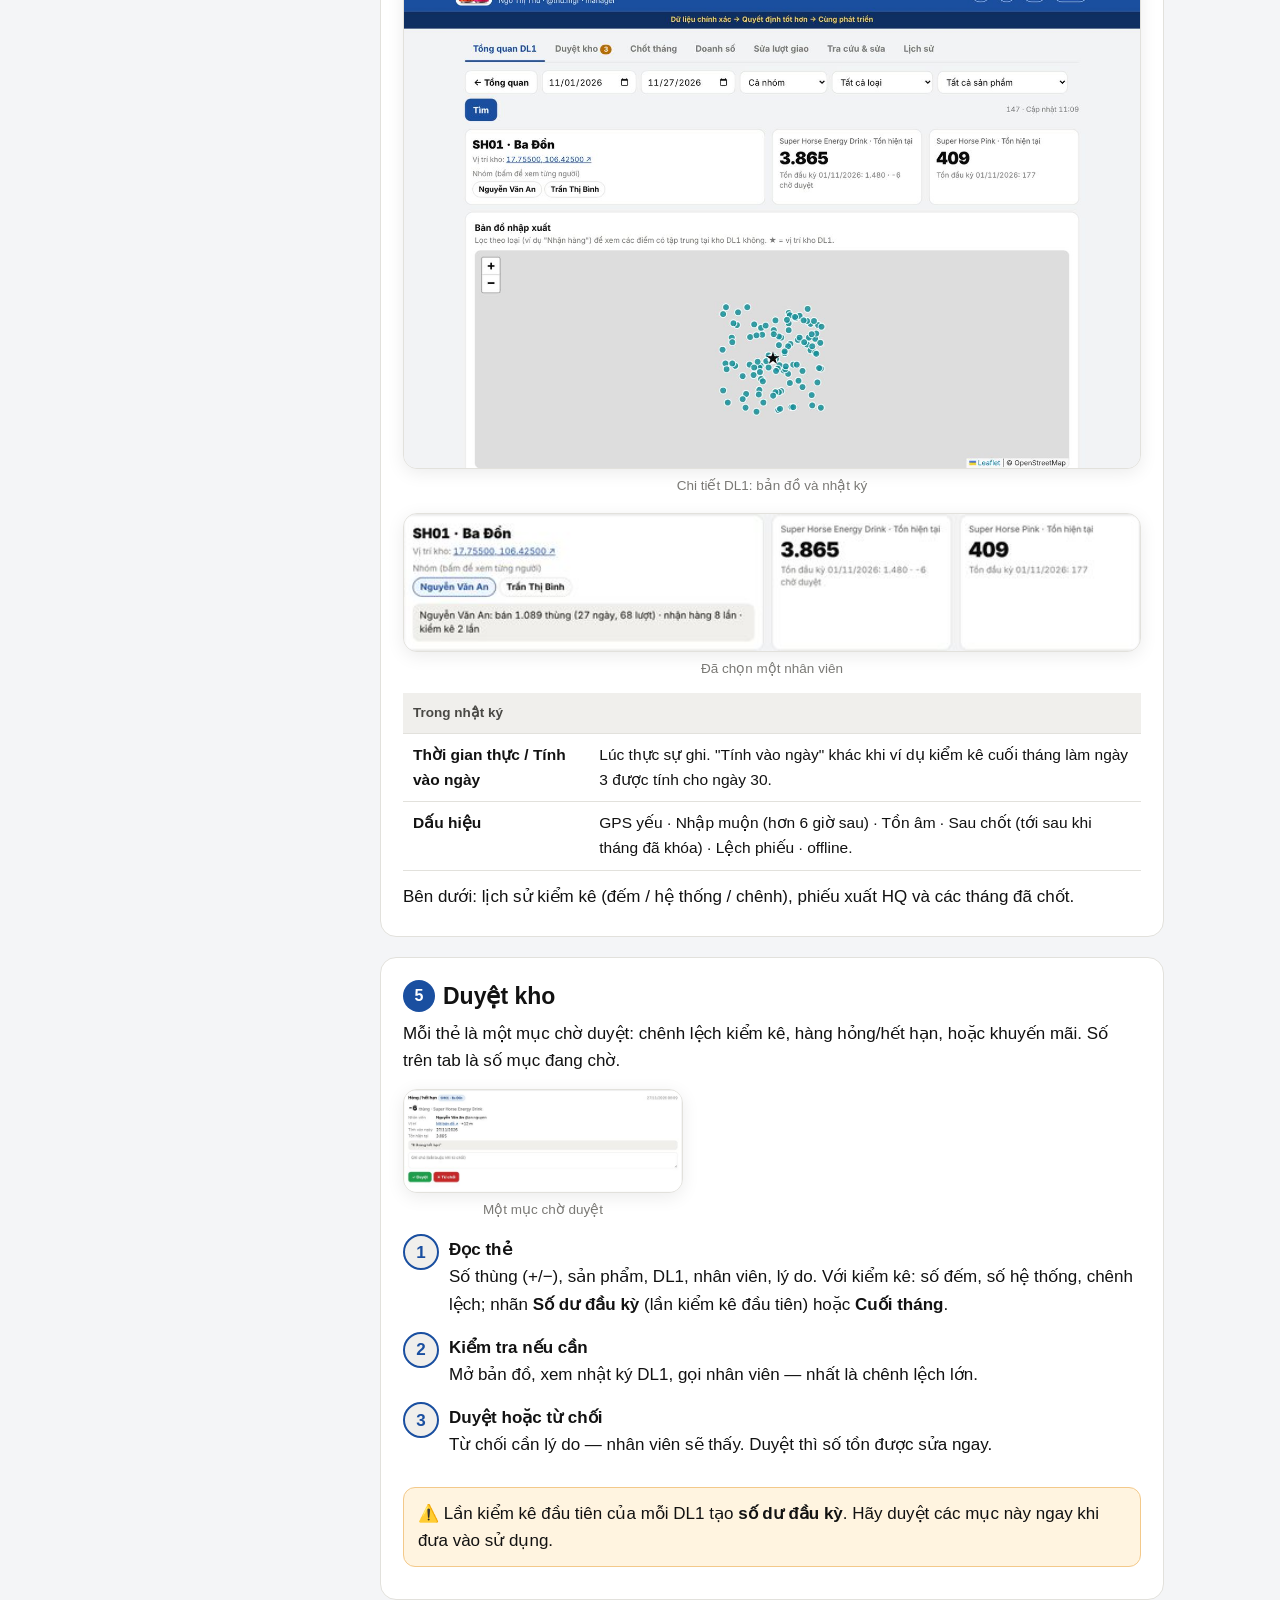
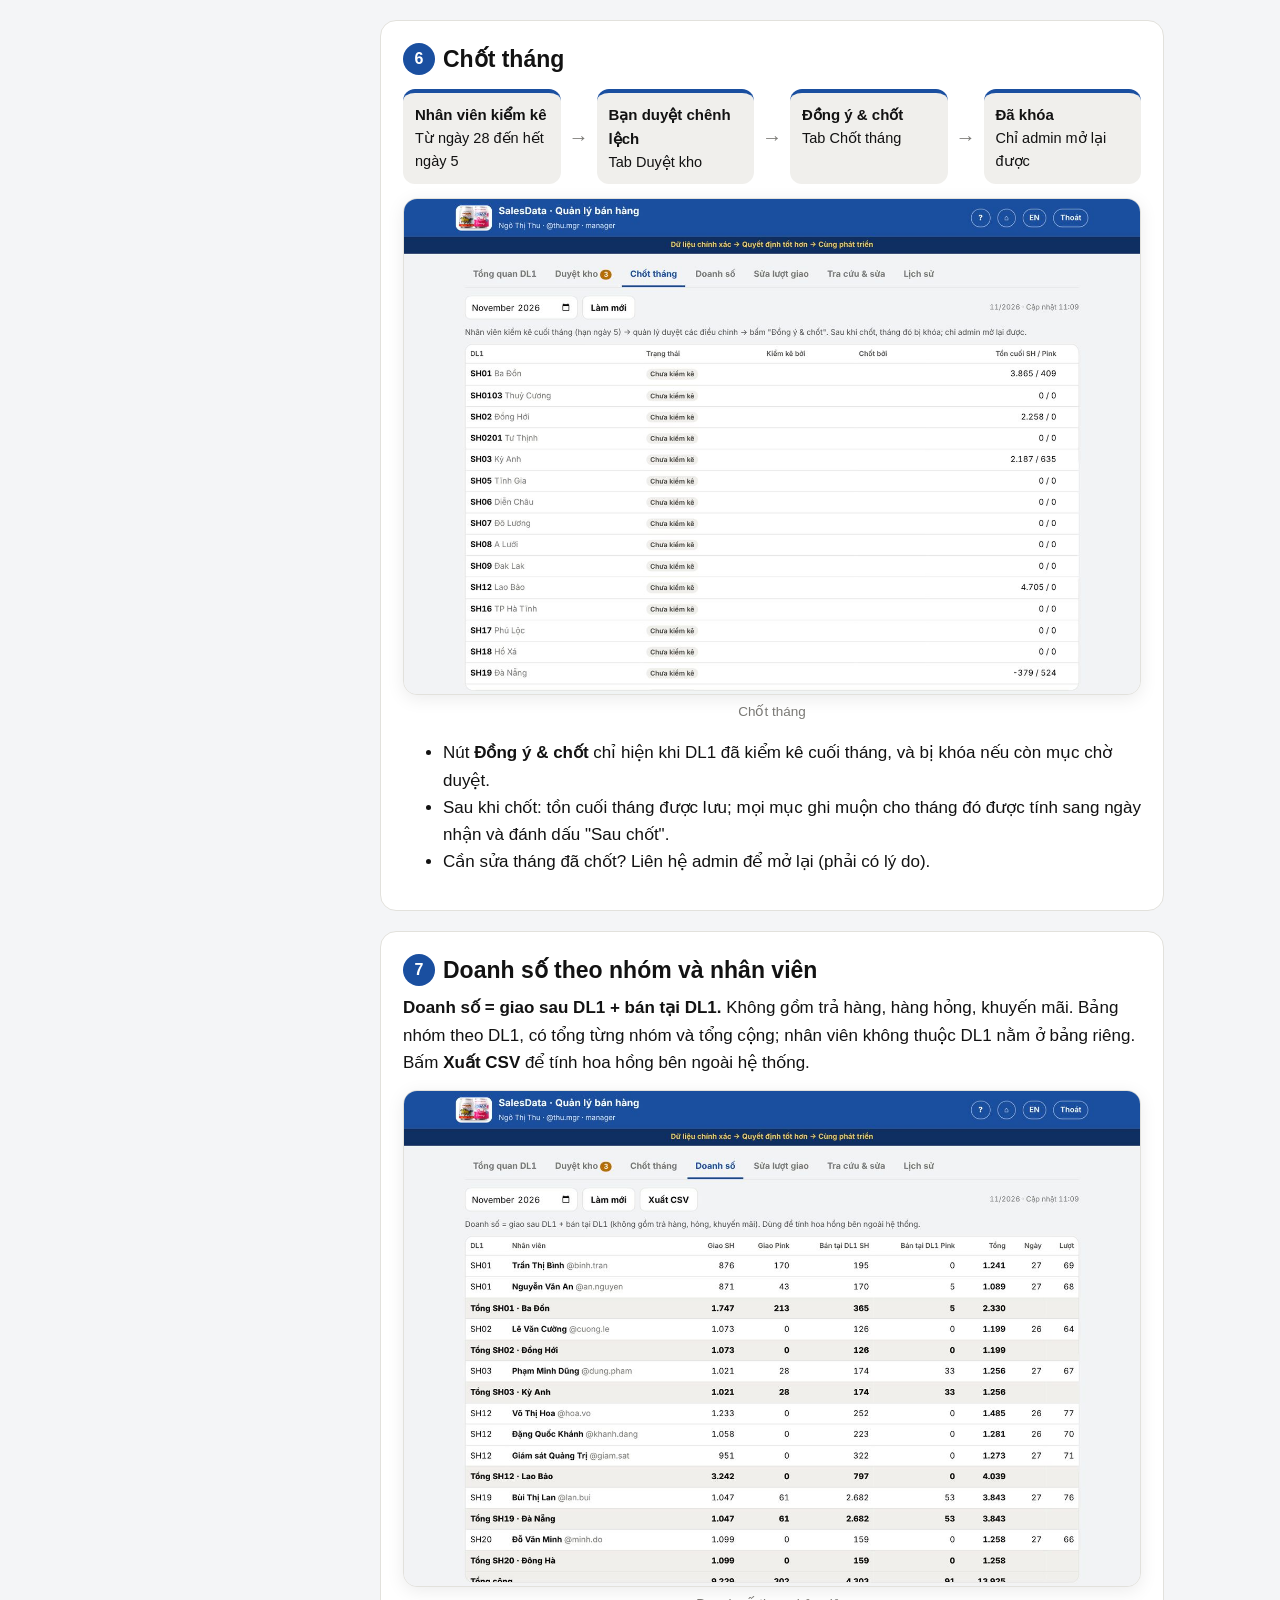
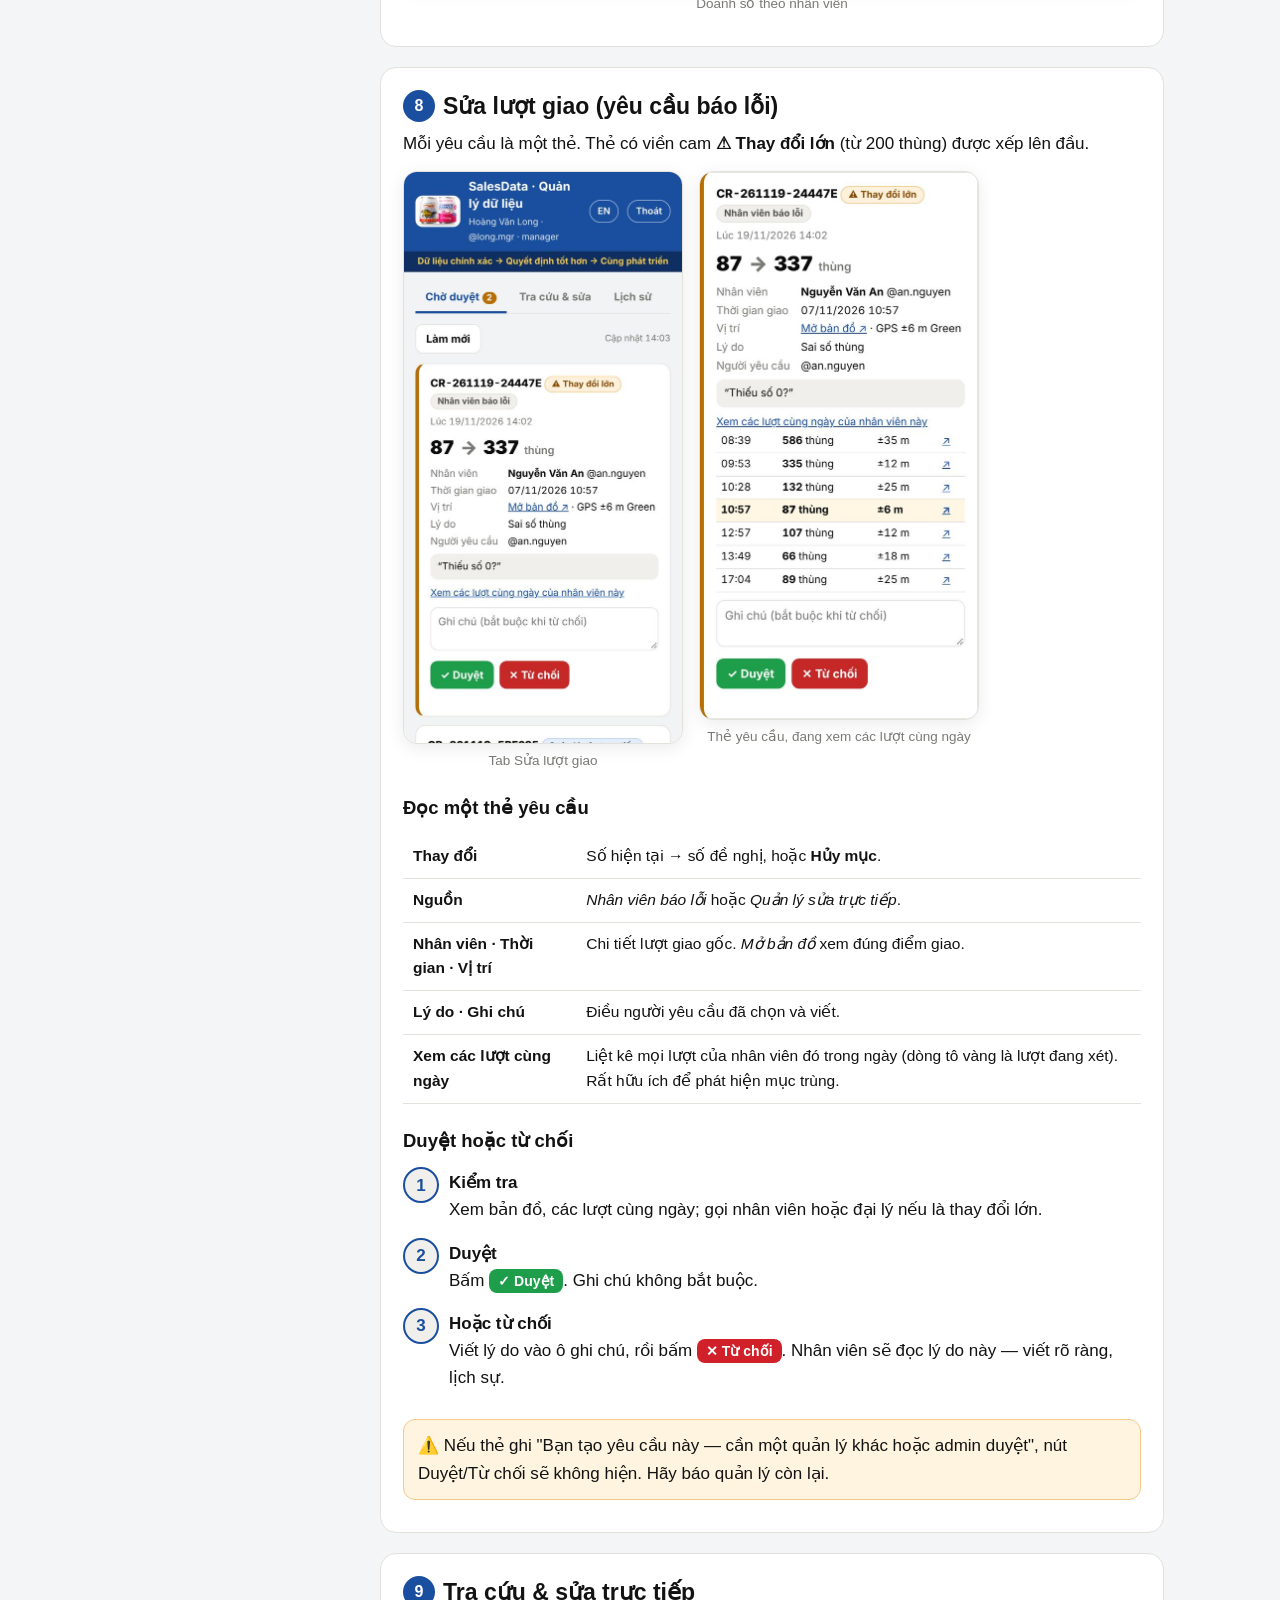
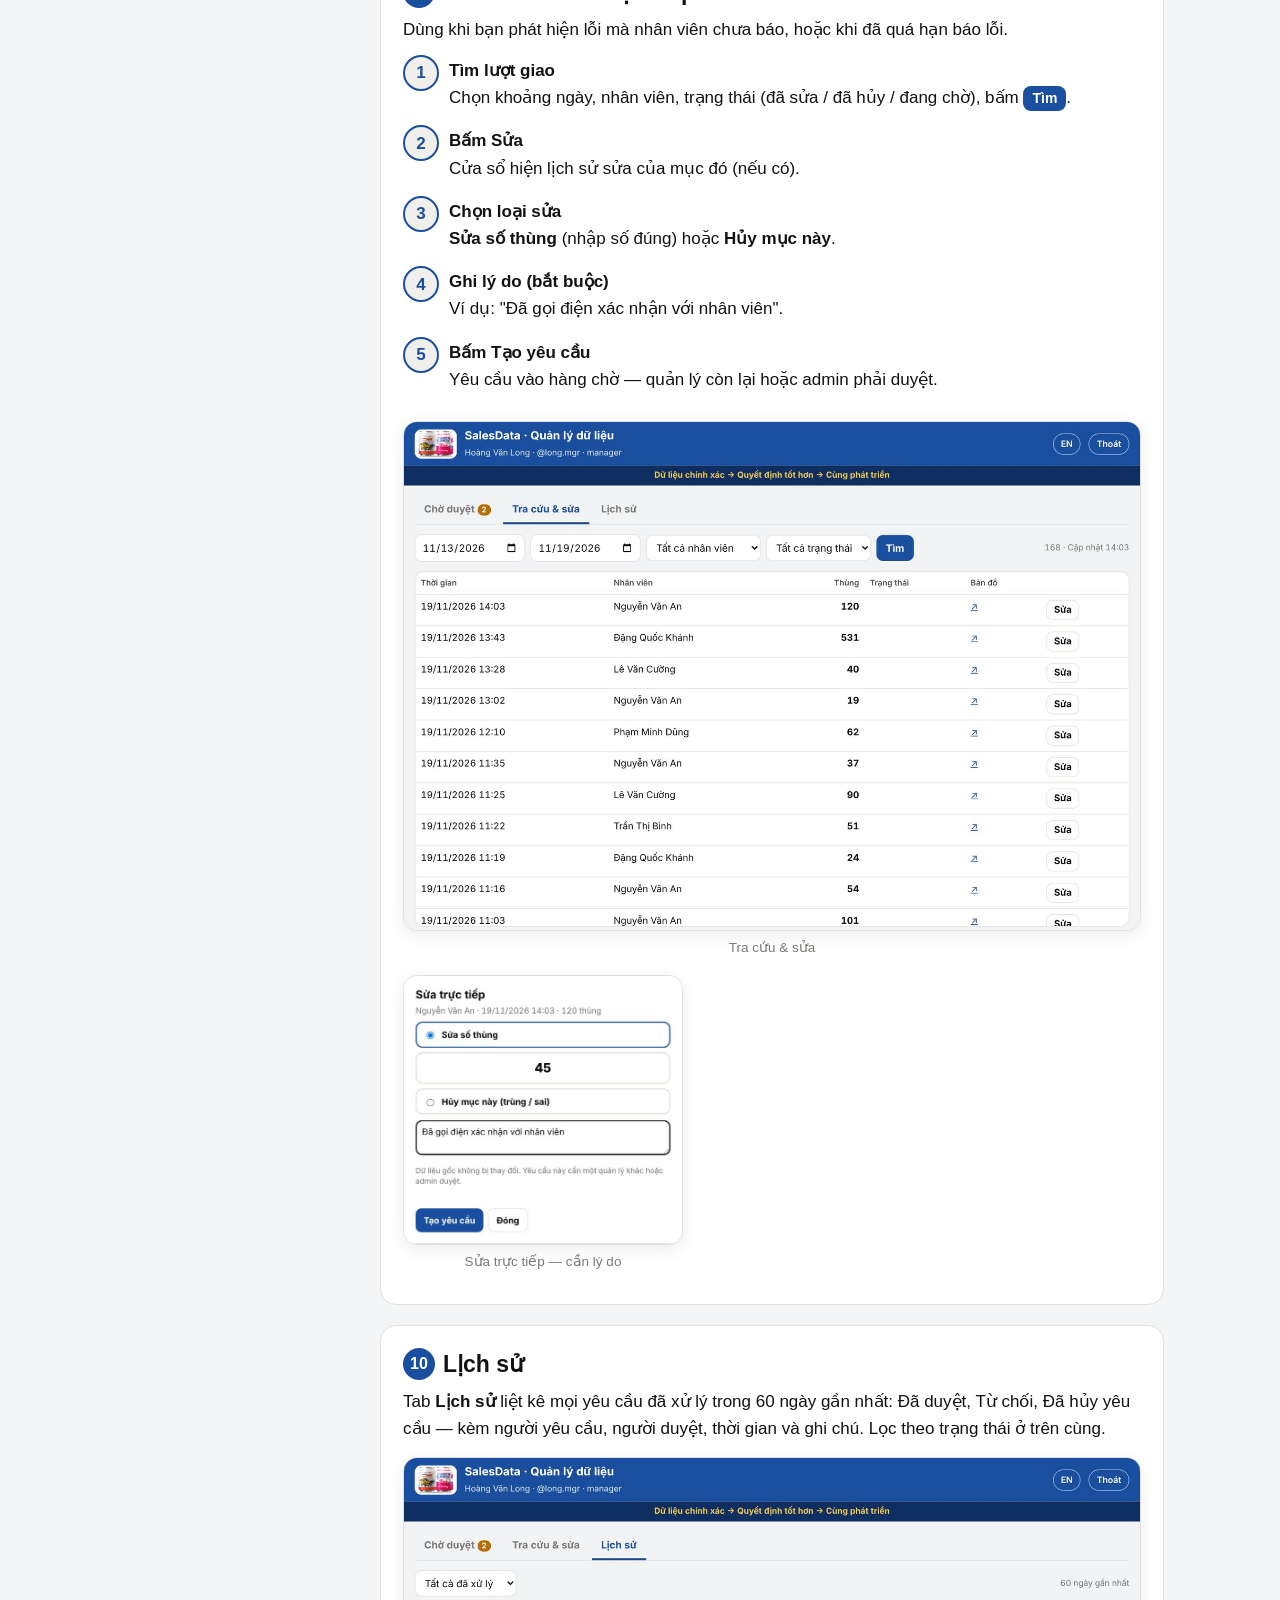
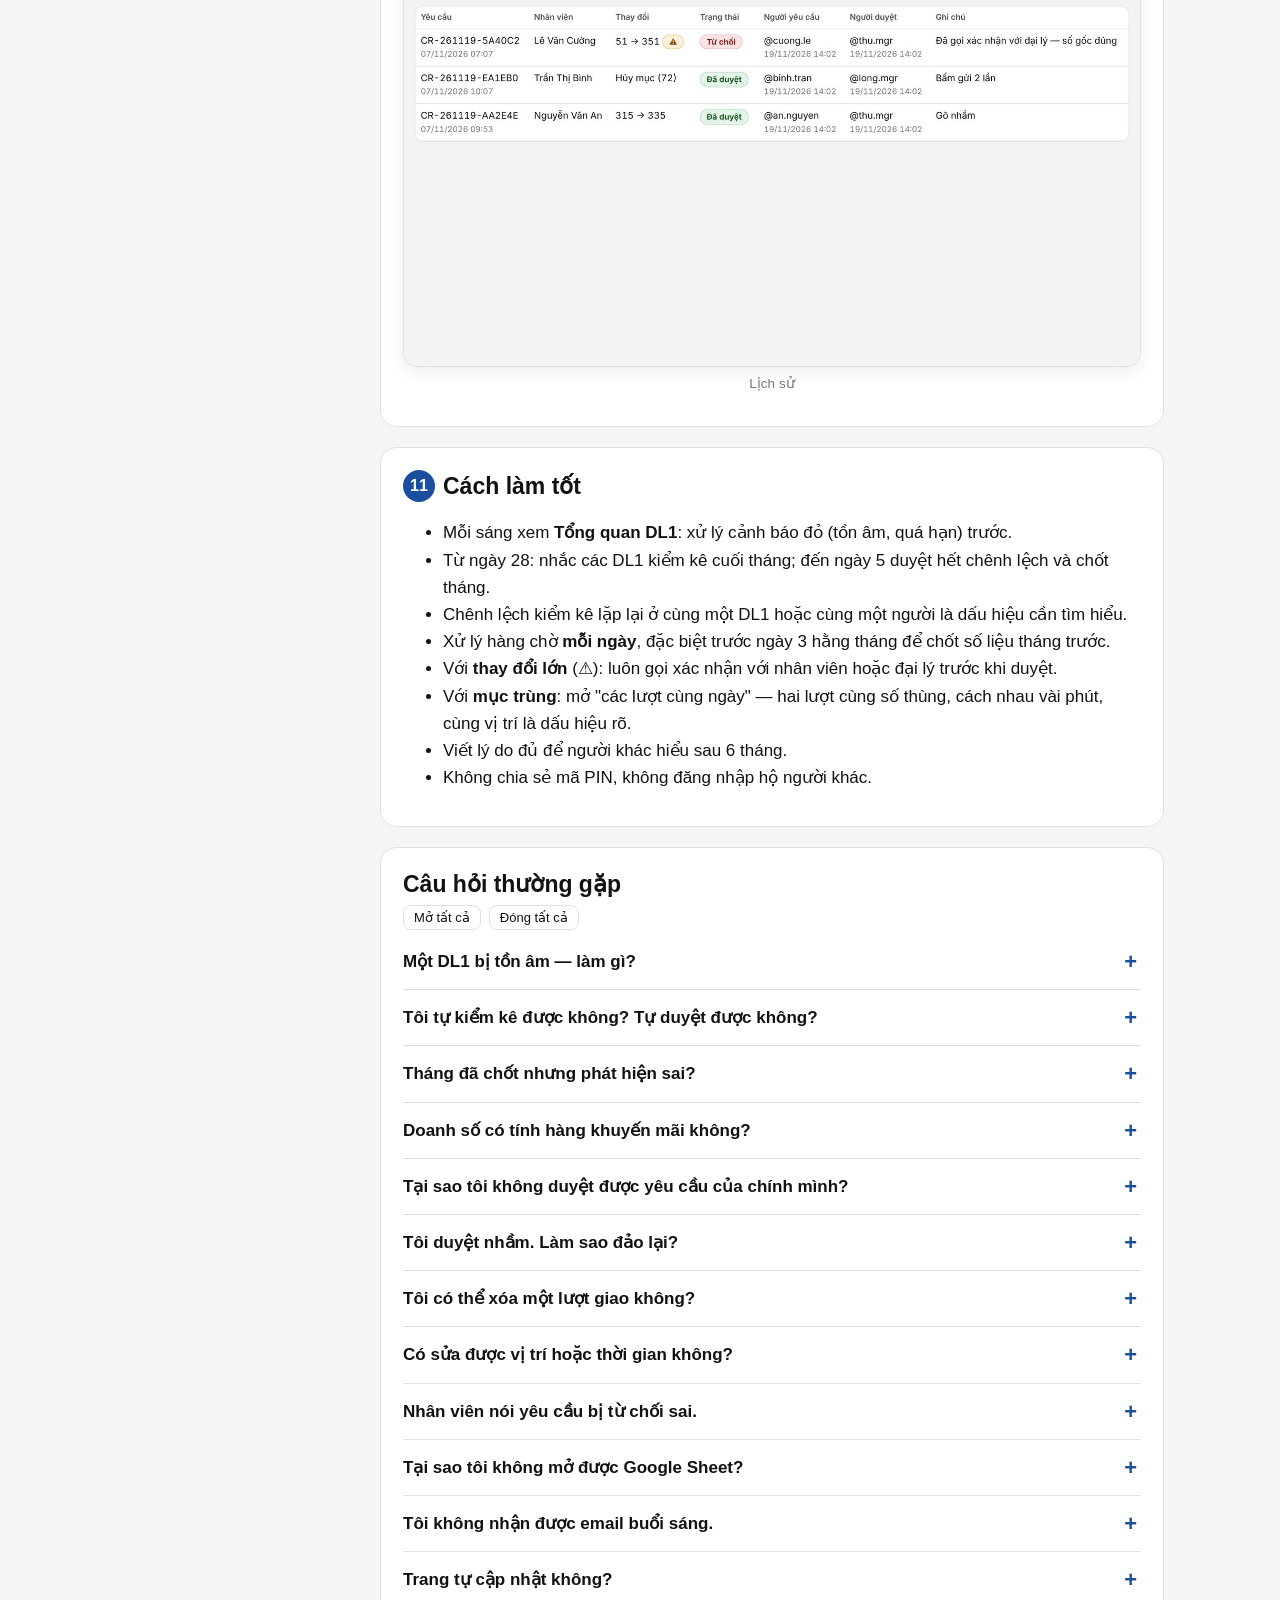
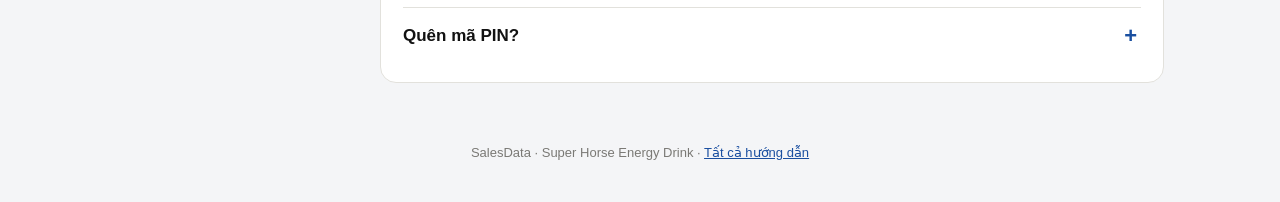
<file: guide-manager.html>
<!doctype html>
<html lang="vi" data-default-lang="vi">
<head>
<meta charset="utf-8">
<meta name="viewport" content="width=device-width, initial-scale=1">
<meta name="theme-color" content="#1A4FA0">
<title data-vi="Hướng dẫn quản lý bán hàng · SalesData" data-en="Sales manager guide · SalesData">Hướng dẫn quản lý bán hàng · SalesData</title>
<link rel="icon" href="icon.png">
<link rel="stylesheet" href="guide.css">
<script src="guide.js"></script>
</head>
<body>
<header class="top"><div class="in">
  <img src="logo.png" alt="Super Horse">
  <div class="t">SalesData <small><span class="vi">Hướng dẫn quản lý bán hàng</span><span class="en">Sales manager guide</span></small></div>
  <a class="chip" id="backBtn" href="manager.html" style="display:none"><span class="vi">← Về trang quản lý</span><span class="en">← Back to manager</span></a>
  <button class="chip" id="langBtn">English</button>
</div></header>
<div class="tagline"><span class="vi">Dữ liệu chính xác → Quyết định tốt hơn → Cùng phát triển</span><span class="en">Accurate data → Better decisions → Growing together</span></div>

<div class="wrap">
<nav class="toc" id="toc"></nav>
<main>
  <div class="hero">
    <span class="role"><span class="vi">Quản lý bán hàng</span><span class="en">Sales manager</span></span>
    <h1><span class="vi">Kho DL1, doanh số và kiểm soát dữ liệu</span><span class="en">DL1 stock, sales and data control</span></h1>
    <p><span class="vi">Bạn theo dõi tồn kho của từng DL1, duyệt các điều chỉnh kho, chốt số liệu cuối tháng, xem doanh số theo nhóm và nhân viên, và duyệt các yêu cầu sửa lượt giao — mọi thao tác đều được ghi lại.</span>
       <span class="en">You watch each DL1's stock, approve stock adjustments, close the month's figures, see sales by team and employee, and review drop-off corrections. Every action is logged.</span></p>
  </div>
  <details class="mtoc" id="mtoc"></details>

  <section>
    <h2 id="rules"><span class="n">1</span><span class="vi">Nguyên tắc quan trọng</span><span class="en">The ground rules</span></h2>
    <div class="tbl"><table>
      <tr><td><b><span class="vi">Dữ liệu gốc không bao giờ bị thay đổi</span><span class="en">The original is never changed</span></b></td><td><span class="vi">Sửa = tạo một bản sửa đã duyệt bên cạnh bản gốc. Hủy = đánh dấu "Đã hủy", không xóa.</span><span class="en">A fix is an approved correction recorded next to the original. Voiding marks an entry as void; nothing is deleted.</span></td></tr>
      <tr><td><b><span class="vi">Không tự duyệt</span><span class="en">No self-approval</span></b></td><td><span class="vi">Bạn không thể duyệt yêu cầu do chính bạn tạo. Quản lý còn lại hoặc admin phải duyệt.</span><span class="en">You can't approve a request you created. The other manager or the admin must review it.</span></td></tr>
      <tr><td><b><span class="vi">Luôn có lý do</span><span class="en">Always give a reason</span></b></td><td><span class="vi">Bắt buộc khi từ chối và khi sửa trực tiếp. Nhân viên sẽ thấy lý do từ chối.</span><span class="en">Required to reject and to make a direct fix. Staff see your rejection reason.</span></td></tr>
      <tr><td><b><span class="vi">Mọi chênh lệch kho đều cần duyệt</span><span class="en">Every stock difference needs approval</span></b></td><td><span class="vi">Chênh lệch kiểm kê, hàng hỏng/hết hạn và hàng khuyến mãi chỉ trừ vào kho sau khi bạn duyệt.</span><span class="en">Stocktake differences, damaged/expired and promotion boxes only come off stock after you approve them.</span></td></tr>
      <tr><td><b><span class="vi">Chỉ sửa được số thùng</span><span class="en">Only the box count can change</span></b></td><td><span class="vi">Hoặc hủy cả mục. GPS và thời gian không bao giờ sửa được.</span><span class="en">Or the whole entry can be voided. GPS and time can never be changed.</span></td></tr>
      <tr><td><b><span class="vi">Chỉ làm việc qua trang quản lý</span><span class="en">Work only through the manager page</span></b></td><td><span class="vi">Bạn không có quyền mở Google Sheet. Mọi thay đổi đi qua manager.html để được ghi nhật ký.</span><span class="en">You don't have access to the Google Sheet. Every change goes through manager.html so it's logged.</span></td></tr>
    </table></div>
    <div class="flow">
      <div class="b"><b><span class="vi">Yêu cầu</span><span class="en">Request</span></b><span class="vi">Nhân viên báo lỗi, hoặc bạn sửa trực tiếp</span><span class="en">Staff report it, or you make a direct fix</span></div><div class="a">→</div>
      <div class="b"><b><span class="vi">Chờ duyệt</span><span class="en">Pending</span></b><span class="vi">Hiện trong tab Duyệt kho / Sửa lượt giao</span><span class="en">Appears under Stock approvals / Drop-off fixes</span></div><div class="a">→</div>
      <div class="b"><b><span class="vi">Người khác duyệt</span><span class="en">Someone else reviews</span></b><span class="vi">Duyệt ✓ hoặc Từ chối ✕ (kèm lý do)</span><span class="en">Approve ✓ or Reject ✕ (with reason)</span></div><div class="a">→</div>
      <div class="b"><b><span class="vi">Ghi nhật ký</span><span class="en">Logged</span></b><span class="vi">Báo cáo dùng số đã duyệt; bản gốc giữ nguyên</span><span class="en">Reports use the approved number; the original stays</span></div>
    </div>
  </section>

  <section>
    <h2 id="login"><span class="n">2</span><span class="vi">Đăng nhập</span><span class="en">Logging in</span></h2>
    <p><span class="vi">Mở trang <b>manager.html</b> (link do admin gửi), dùng tên đăng nhập và mã PIN SalesData của bạn. Tài khoản phải có Role = <code>manager</code>. Đăng nhập mỗi ngày (hết hạn lúc nửa đêm). Dùng được trên điện thoại hoặc máy tính. Mẹo: lưu trang chủ <b>portal.html</b> — từ đó mở được mọi ứng dụng.</span>
       <span class="en">Open <b>manager.html</b> (the link the admin sends you) and use your SalesData username and PIN. Your account must have Role = <code>manager</code>. Log in each day (it ends at midnight). Works on phone or computer. Tip: bookmark the home page <b>portal.html</b>; every app opens from there.</span></p>
    <div class="tbl"><table>
      <tr><th>Tab</th><th><span class="vi">Dùng để</span><span class="en">Used for</span></th></tr>
      <tr><td><b><span class="vi">Tổng quan DL1</span><span class="en">DL1 overview</span></b></td><td><span class="vi">Tồn kho và nhập/xuất của mọi DL1; bấm vào để xem chi tiết (mục 3–4)</span><span class="en">Stock and in/out for every DL1; click to drill down (sections 3–4)</span></td></tr>
      <tr><td><b><span class="vi">Duyệt kho</span><span class="en">Stock approvals</span></b></td><td><span class="vi">Chênh lệch kiểm kê, hàng hỏng, khuyến mãi (mục 5)</span><span class="en">Stocktake differences, damaged, promotions (section 5)</span></td></tr>
      <tr><td><b><span class="vi">Chốt tháng</span><span class="en">Month close</span></b></td><td><span class="vi">Xác nhận và khóa số liệu cuối tháng (mục 6)</span><span class="en">Agree and lock month-end figures (section 6)</span></td></tr>
      <tr><td><b><span class="vi">Doanh số</span><span class="en">Sales</span></b></td><td><span class="vi">Doanh số theo nhóm DL1 và nhân viên (mục 7)</span><span class="en">Sales by DL1 team and employee (section 7)</span></td></tr>
      <tr><td><b><span class="vi">Sửa lượt giao · Tra cứu & sửa · Lịch sử</span><span class="en">Drop-off fixes · Search & fix · History</span></b></td><td><span class="vi">Yêu cầu sửa lượt giao (mục 8–10)</span><span class="en">Drop-off corrections (sections 8–10)</span></td></tr>
    </table></div>
    <p class="tip"><span class="vi">Mỗi sáng lúc 7:00, nếu có yêu cầu đang chờ, bạn sẽ nhận một email liệt kê chúng. Không có yêu cầu thì không có email.</span><span class="en">At 07:00 each morning, if requests are waiting, you get one email listing them. No requests, no email.</span></p>
  </section>

  <section>
    <h2 id="overview"><span class="n">3</span><span class="vi">Tổng quan DL1</span><span class="en">DL1 overview</span></h2>
    <p><span class="vi">Trang mở ra ở tab này. Chọn tháng ở trên cùng: cột nhập/xuất là của tháng đó; tồn kho luôn là <b>hiện tại</b>.</span>
       <span class="en">The page opens on this tab. Pick the month at the top: in/out columns are for that month; stock is always <b>current</b>.</span></p>
    <div class="figs"><figure class="wide"><img src="guide-img/v4-m-overview.jpg" alt="" loading="lazy"><figcaption><span class="vi">Tổng quan DL1</span><span class="en">DL1 overview</span></figcaption></figure></div>
    <div class="tbl"><table>
      <tr><th><span class="vi">Cột</span><span class="en">Column</span></th><th><span class="vi">Ý nghĩa</span><span class="en">Meaning</span></th></tr>
      <tr><td><b><span class="vi">Tồn SH / Tồn Pink</span><span class="en">SH now / Pink now</span></b></td><td><span class="vi">Tồn hiện tại. Số cam bên dưới = đang chờ duyệt. Số đỏ = tồn âm.</span><span class="en">Current stock. Orange number below = pending approval. Red = below zero.</span></td></tr>
      <tr><td><b><span class="vi">Đủ bán (ngày)</span><span class="en">Days of cover</span></b></td><td><span class="vi">Tồn SH ÷ lượng bán trung bình mỗi ngày (28 ngày gần nhất).</span><span class="en">SH stock ÷ average daily sales (last 28 days).</span></td></tr>
      <tr><td><b><span class="vi">Nhập · Bán · Xuất khác · Điều chỉnh</span><span class="en">In · Sales · Other out · Adjust.</span></b></td><td><span class="vi">Trong tháng: hàng nhận từ HQ; giao sau DL1 + bán tại DL1; trả hàng + hỏng + khuyến mãi; chênh lệch kiểm kê đã duyệt.</span><span class="en">For the month: received from HQ; drop-offs + sold at DL1; returns + damaged + promotions; approved stocktake differences.</span></td></tr>
      <tr><td><b><span class="vi">Cuối tháng</span><span class="en">Month-end</span></b></td><td><span class="vi">Trạng thái kiểm kê cuối tháng: Chưa kiểm kê / Đã kiểm kê / Đã chốt.</span><span class="en">Month-end status: Not counted / Counted / Closed.</span></td></tr>
    </table></div>
    <h3><span class="vi">Cảnh báo</span><span class="en">Alerts</span></h3>
    <div class="tbl"><table>
      <tr><td><span class="pill p-rej"><span class="vi">Tồn âm</span><span class="en">Below zero</span></span></td><td><span class="vi">Thiếu lần nhận hàng hoặc ghi xuất quá số → yêu cầu kiểm kê.</span><span class="en">A receipt is missing or too much was logged out; ask for a stocktake.</span></td></tr>
      <tr><td><span class="pill p-pend"><span class="vi">Sắp hết</span><span class="en">Low stock</span></span></td><td><span class="vi">Dưới mức tồn tối thiểu, hoặc đủ bán dưới 7 ngày.</span><span class="en">Below the minimum stock, or under 7 days of cover.</span></td></tr>
      <tr><td><span class="pill p-pend"><span class="vi">Hàng chưa nhận</span><span class="en">Delivery not received</span></span></td><td><span class="vi">Phiếu xuất HQ quá 24 giờ chưa được xác nhận.</span><span class="en">An HQ dispatch not confirmed after 24 hours.</span></td></tr>
      <tr><td><span class="pill p-am"><span class="vi">Chờ duyệt</span><span class="en">Pending</span></span></td><td><span class="vi">Có mục kho đang chờ bạn duyệt.</span><span class="en">Stock items are waiting for your approval.</span></td></tr>
      <tr><td><span class="pill p-void"><span class="vi">Lâu chưa kiểm kê</span><span class="en">Count overdue</span></span></td><td><span class="vi">Hơn 31 ngày chưa kiểm kê.</span><span class="en">No stocktake for over 31 days.</span></td></tr>
      <tr><td><span class="pill p-rej"><span class="vi">Quá hạn kiểm kê CT</span><span class="en">Month-end overdue</span></span></td><td><span class="vi">Đã qua ngày 5 mà chưa kiểm kê cuối tháng.</span><span class="en">Past the 5th without a month-end count.</span></td></tr>
    </table></div>
  </section>

  <section>
    <h2 id="detail"><span class="n">4</span><span class="vi">Xem chi tiết một DL1 và từng nhân viên</span><span class="en">Drilling into a DL1 and each employee</span></h2>
    <ol class="steps">
      <li><b><span class="vi">Bấm vào một DL1 trong bảng tổng quan</span><span class="en">Click a DL1 in the overview</span></b><span class="vi">Hiện vị trí kho, nhóm, tồn hiện tại và tồn đầu kỳ.</span><span class="en">Shows the warehouse location, team, current and opening stock.</span></li>
      <li><b><span class="vi">Bấm tên một nhân viên</span><span class="en">Click an employee's name</span></b><span class="vi">Mọi bảng và bản đồ chỉ còn dữ liệu của người đó, kèm tóm tắt: thùng bán, số ngày, số lượt, số lần nhận hàng và kiểm kê.</span><span class="en">Every table and the map filter to that person, with a summary: boxes sold, days, entries, receipts and stocktakes.</span></li>
      <li><b><span class="vi">Lọc theo loại và sản phẩm</span><span class="en">Filter by type and product</span></b><span class="vi">Ví dụ chọn "Nhận hàng" để xem các điểm nhận hàng có tập trung tại ★ kho DL1 không.</span><span class="en">For example choose "Received" to check whether receipts cluster at the ★ DL1 warehouse.</span></li>
    </ol>
    <div class="figs">
      <figure class="wide"><img src="guide-img/v4-m-detail.jpg" alt="" loading="lazy"><figcaption><span class="vi">Chi tiết DL1: bản đồ và nhật ký</span><span class="en">DL1 detail: map and log</span></figcaption></figure>
      <figure class="wide"><img src="guide-img/v4-m-emp.jpg" alt="" loading="lazy"><figcaption><span class="vi">Đã chọn một nhân viên</span><span class="en">One employee selected</span></figcaption></figure>
    </div>
    <div class="tbl"><table>
      <tr><th><span class="vi">Trong nhật ký</span><span class="en">In the log</span></th><th></th></tr>
      <tr><td><b><span class="vi">Thời gian thực / Tính vào ngày</span><span class="en">Real time / Counts for</span></b></td><td><span class="vi">Lúc thực sự ghi. "Tính vào ngày" khác khi ví dụ kiểm kê cuối tháng làm ngày 3 được tính cho ngày 30.</span><span class="en">When it was actually entered. "Counts for" differs e.g. when a month-end count made on the 3rd counts for the 30th.</span></td></tr>
      <tr><td><b><span class="vi">Dấu hiệu</span><span class="en">Flags</span></b></td><td><span class="vi">GPS yếu · Nhập muộn (hơn 6 giờ sau) · Tồn âm · Sau chốt (tới sau khi tháng đã khóa) · Lệch phiếu · offline.</span><span class="en">Weak GPS · Late entry (6+ hours later) · Below zero · After close (arrived after the month was locked) · Qty mismatch · offline.</span></td></tr>
    </table></div>
    <p><span class="vi">Bên dưới: lịch sử kiểm kê (đếm / hệ thống / chênh), phiếu xuất HQ và các tháng đã chốt.</span><span class="en">Below: stocktake history (counted / system / difference), HQ dispatches and closed months.</span></p>
  </section>

  <section>
    <h2 id="stockq"><span class="n">5</span><span class="vi">Duyệt kho</span><span class="en">Stock approvals</span></h2>
    <p><span class="vi">Mỗi thẻ là một mục chờ duyệt: chênh lệch kiểm kê, hàng hỏng/hết hạn, hoặc khuyến mãi. Số trên tab là số mục đang chờ.</span>
       <span class="en">Each card is one item waiting: a stocktake difference, damaged/expired or promotion boxes. The number on the tab is how many are waiting.</span></p>
    <div class="figs"><figure><img src="guide-img/v4-m-approve.jpg" alt="" loading="lazy"><figcaption><span class="vi">Một mục chờ duyệt</span><span class="en">An item waiting for approval</span></figcaption></figure></div>
    <ol class="steps">
      <li><b><span class="vi">Đọc thẻ</span><span class="en">Read the card</span></b><span class="vi">Số thùng (+/−), sản phẩm, DL1, nhân viên, lý do. Với kiểm kê: số đếm, số hệ thống, chênh lệch; nhãn <b>Số dư đầu kỳ</b> (lần kiểm kê đầu tiên) hoặc <b>Cuối tháng</b>.</span><span class="en">Boxes (+/−), product, DL1, employee, reason. For counts: counted, system, difference; labelled <b>Opening balance</b> (first count) or <b>Month-end</b>.</span></li>
      <li><b><span class="vi">Kiểm tra nếu cần</span><span class="en">Check if needed</span></b><span class="vi">Mở bản đồ, xem nhật ký DL1, gọi nhân viên — nhất là chênh lệch lớn.</span><span class="en">Open the map, look at the DL1 log, call the employee, especially for large differences.</span></li>
      <li><b><span class="vi">Duyệt hoặc từ chối</span><span class="en">Approve or reject</span></b><span class="vi">Từ chối cần lý do — nhân viên sẽ thấy. Duyệt thì số tồn được sửa ngay.</span><span class="en">Rejecting needs a reason, which the employee sees. Approving updates the stock at once.</span></li>
    </ol>
    <p class="warn"><span class="vi">Lần kiểm kê đầu tiên của mỗi DL1 tạo <b>số dư đầu kỳ</b>. Hãy duyệt các mục này ngay khi đưa vào sử dụng.</span><span class="en">Each DL1's first stocktake creates its <b>opening balance</b>. Approve these promptly at go-live.</span></p>
  </section>

  <section>
    <h2 id="close"><span class="n">6</span><span class="vi">Chốt tháng</span><span class="en">Month close</span></h2>
    <div class="flow">
      <div class="b"><b><span class="vi">Nhân viên kiểm kê</span><span class="en">Staff count</span></b><span class="vi">Từ ngày 28 đến hết ngày 5</span><span class="en">28th to end of the 5th</span></div><div class="a">→</div>
      <div class="b"><b><span class="vi">Bạn duyệt chênh lệch</span><span class="en">You approve differences</span></b><span class="vi">Tab Duyệt kho</span><span class="en">Stock approvals tab</span></div><div class="a">→</div>
      <div class="b"><b><span class="vi">Đồng ý & chốt</span><span class="en">Agree & close</span></b><span class="vi">Tab Chốt tháng</span><span class="en">Month close tab</span></div><div class="a">→</div>
      <div class="b"><b><span class="vi">Đã khóa</span><span class="en">Locked</span></b><span class="vi">Chỉ admin mở lại được</span><span class="en">Only an admin can reopen</span></div>
    </div>
    <div class="figs"><figure class="wide"><img src="guide-img/v4-m-close.jpg" alt="" loading="lazy"><figcaption><span class="vi">Chốt tháng</span><span class="en">Month close</span></figcaption></figure></div>
    <ul>
      <li><span class="vi">Nút <b>Đồng ý & chốt</b> chỉ hiện khi DL1 đã kiểm kê cuối tháng, và bị khóa nếu còn mục chờ duyệt.</span><span class="en">The <b>Agree & close</b> button only shows once the DL1 has done its month-end count, and stays disabled while anything is pending.</span></li>
      <li><span class="vi">Sau khi chốt: tồn cuối tháng được lưu; mọi mục ghi muộn cho tháng đó được tính sang ngày nhận và đánh dấu "Sau chốt".</span><span class="en">After closing: the closing stock is saved; anything arriving late for that month is posted to the day it arrived and flagged "After close".</span></li>
      <li><span class="vi">Cần sửa tháng đã chốt? Liên hệ admin để mở lại (phải có lý do).</span><span class="en">Need to change a closed month? Ask an admin to reopen it (a reason is required).</span></li>
    </ul>
  </section>

  <section>
    <h2 id="sales"><span class="n">7</span><span class="vi">Doanh số theo nhóm và nhân viên</span><span class="en">Sales by team and employee</span></h2>
    <p><span class="vi"><b>Doanh số = giao sau DL1 + bán tại DL1.</b> Không gồm trả hàng, hàng hỏng, khuyến mãi. Bảng nhóm theo DL1, có tổng từng nhóm và tổng cộng; nhân viên không thuộc DL1 nằm ở bảng riêng. Bấm <b>Xuất CSV</b> để tính hoa hồng bên ngoài hệ thống.</span>
       <span class="en"><b>Sales = drop-offs + sold at DL1.</b> Returns, damaged and promotions are excluded. Grouped by DL1 with team and grand totals; staff without a DL1 are listed separately. Click <b>Export CSV</b> for commission calculated outside the system.</span></p>
    <div class="figs"><figure class="wide"><img src="guide-img/v4-m-sales.jpg" alt="" loading="lazy"><figcaption><span class="vi">Doanh số theo nhân viên</span><span class="en">Sales by employee</span></figcaption></figure></div>
  </section>

  <section>
    <h2 id="queue"><span class="n">8</span><span class="vi">Sửa lượt giao (yêu cầu báo lỗi)</span><span class="en">Drop-off fixes (reported mistakes)</span></h2>
    <p><span class="vi">Mỗi yêu cầu là một thẻ. Thẻ có viền cam <b>⚠ Thay đổi lớn</b> (từ 200 thùng) được xếp lên đầu.</span><span class="en">Each request is a card. Cards with an orange edge marked <b>⚠ Large change</b> (200 boxes or more) are listed first.</span></p>
    <div class="figs">
      <figure><img src="guide-img/m1-queue.jpg" alt="" loading="lazy"><figcaption><span class="vi">Tab Sửa lượt giao</span><span class="en">Drop-off fixes tab</span></figcaption></figure>
      <figure><img src="guide-img/m2-card.jpg" alt="" loading="lazy"><figcaption><span class="vi">Thẻ yêu cầu, đang xem các lượt cùng ngày</span><span class="en">A request card with same-day drop-offs shown</span></figcaption></figure>
    </div>
    <h3><span class="vi">Đọc một thẻ yêu cầu</span><span class="en">Reading a request card</span></h3>
    <div class="tbl"><table>
      <tr><td><b><span class="vi">Thay đổi</span><span class="en">Change</span></b></td><td><span class="vi">Số hiện tại → số đề nghị, hoặc <b>Hủy mục</b>.</span><span class="en">Current number → proposed number, or <b>Void entry</b>.</span></td></tr>
      <tr><td><b><span class="vi">Nguồn</span><span class="en">Source</span></b></td><td><span class="vi"><i>Nhân viên báo lỗi</i> hoặc <i>Quản lý sửa trực tiếp</i>.</span><span class="en"><i>Reported by employee</i> or <i>Direct fix by manager</i>.</span></td></tr>
      <tr><td><b><span class="vi">Nhân viên · Thời gian · Vị trí</span><span class="en">Employee · Time · Location</span></b></td><td><span class="vi">Chi tiết lượt giao gốc. <i>Mở bản đồ</i> xem đúng điểm giao.</span><span class="en">Details of the original drop-off. <i>Open map</i> shows the exact spot.</span></td></tr>
      <tr><td><b><span class="vi">Lý do · Ghi chú</span><span class="en">Reason · Note</span></b></td><td><span class="vi">Điều người yêu cầu đã chọn và viết.</span><span class="en">What the requester chose and wrote.</span></td></tr>
      <tr><td><b><span class="vi">Xem các lượt cùng ngày</span><span class="en">Show other drop-offs that day</span></b></td><td><span class="vi">Liệt kê mọi lượt của nhân viên đó trong ngày (dòng tô vàng là lượt đang xét). Rất hữu ích để phát hiện mục trùng.</span><span class="en">Lists all that employee's drop-offs that day (the highlighted row is the one in question). Very useful for spotting duplicates.</span></td></tr>
    </table></div>
    <h3><span class="vi">Duyệt hoặc từ chối</span><span class="en">Approve or reject</span></h3>
    <ol class="steps">
      <li><b><span class="vi">Kiểm tra</span><span class="en">Check</span></b><span class="vi">Xem bản đồ, các lượt cùng ngày; gọi nhân viên hoặc đại lý nếu là thay đổi lớn.</span><span class="en">Look at the map and same-day drop-offs; call the employee or distributor for large changes.</span></li>
      <li><b><span class="vi">Duyệt</span><span class="en">Approve</span></b><span class="vi">Bấm <span class="btnlike g2">✓ Duyệt</span>. Ghi chú không bắt buộc.</span><span class="en">Tap <span class="btnlike g2">✓ Approve</span>. A note is optional.</span></li>
      <li><b><span class="vi">Hoặc từ chối</span><span class="en">Or reject</span></b><span class="vi">Viết lý do vào ô ghi chú, rồi bấm <span class="btnlike r2">✕ Từ chối</span>. Nhân viên sẽ đọc lý do này — viết rõ ràng, lịch sự.</span><span class="en">Write the reason in the note box, then tap <span class="btnlike r2">✕ Reject</span>. The employee reads this reason, so keep it clear and polite.</span></li>
    </ol>
    <p class="warn"><span class="vi">Nếu thẻ ghi "Bạn tạo yêu cầu này — cần một quản lý khác hoặc admin duyệt", nút Duyệt/Từ chối sẽ không hiện. Hãy báo quản lý còn lại.</span><span class="en">If a card says "You created this request — another manager or admin must review it", there are no Approve/Reject buttons. Let the other manager know.</span></p>
  </section>

  <section>
    <h2 id="fix"><span class="n">9</span><span class="vi">Tra cứu & sửa trực tiếp</span><span class="en">Search & direct fixes</span></h2>
    <p><span class="vi">Dùng khi bạn phát hiện lỗi mà nhân viên chưa báo, hoặc khi đã quá hạn báo lỗi.</span><span class="en">Use it when you find a mistake staff haven't reported, or when it's past their reporting deadline.</span></p>
    <ol class="steps">
      <li><b><span class="vi">Tìm lượt giao</span><span class="en">Find the entry</span></b><span class="vi">Chọn khoảng ngày, nhân viên, trạng thái (đã sửa / đã hủy / đang chờ), bấm <span class="btnlike">Tìm</span>.</span><span class="en">Pick a date range, employee and status (amended / voided / pending), then tap <span class="btnlike">Search</span>.</span></li>
      <li><b><span class="vi">Bấm Sửa</span><span class="en">Tap Fix</span></b><span class="vi">Cửa sổ hiện lịch sử sửa của mục đó (nếu có).</span><span class="en">The window shows that entry's correction history, if any.</span></li>
      <li><b><span class="vi">Chọn loại sửa</span><span class="en">Choose the fix</span></b><span class="vi"><b>Sửa số thùng</b> (nhập số đúng) hoặc <b>Hủy mục này</b>.</span><span class="en"><b>Change box count</b> (enter the correct number) or <b>Void this entry</b>.</span></li>
      <li><b><span class="vi">Ghi lý do (bắt buộc)</span><span class="en">Write the reason (required)</span></b><span class="vi">Ví dụ: "Đã gọi điện xác nhận với nhân viên".</span><span class="en">For example: "Confirmed by phone with the employee".</span></li>
      <li><b><span class="vi">Bấm Tạo yêu cầu</span><span class="en">Tap Create request</span></b><span class="vi">Yêu cầu vào hàng chờ — quản lý còn lại hoặc admin phải duyệt.</span><span class="en">It goes into the queue; the other manager or the admin must approve it.</span></li>
    </ol>
    <div class="figs">
      <figure class="wide"><img src="guide-img/m3-search.jpg" alt="" loading="lazy"><figcaption><span class="vi">Tra cứu & sửa</span><span class="en">Search & fix</span></figcaption></figure>
      <figure><img src="guide-img/m4-fix.jpg" alt="" loading="lazy"><figcaption><span class="vi">Sửa trực tiếp — cần lý do</span><span class="en">Direct fix: a reason is required</span></figcaption></figure>
    </div>
  </section>

  <section>
    <h2 id="history"><span class="n">10</span><span class="vi">Lịch sử</span><span class="en">History</span></h2>
    <p><span class="vi">Tab <b>Lịch sử</b> liệt kê mọi yêu cầu đã xử lý trong 60 ngày gần nhất: Đã duyệt, Từ chối, Đã hủy yêu cầu — kèm người yêu cầu, người duyệt, thời gian và ghi chú. Lọc theo trạng thái ở trên cùng.</span>
       <span class="en">The <b>History</b> tab lists every decided request from the last 60 days (Approved, Rejected, Cancelled) with who asked, who reviewed, when, and the notes. Filter by status at the top.</span></p>
    <div class="figs"><figure class="wide"><img src="guide-img/m5-history.jpg" alt="" loading="lazy"><figcaption><span class="vi">Lịch sử</span><span class="en">History</span></figcaption></figure></div>
  </section>

  <section>
    <h2 id="practice"><span class="n">11</span><span class="vi">Cách làm tốt</span><span class="en">Good practice</span></h2>
    <ul>
      <li><span class="vi">Mỗi sáng xem <b>Tổng quan DL1</b>: xử lý cảnh báo đỏ (tồn âm, quá hạn) trước.</span><span class="en">Each morning check the <b>DL1 overview</b>: deal with red alerts (below zero, overdue) first.</span></li>
      <li><span class="vi">Từ ngày 28: nhắc các DL1 kiểm kê cuối tháng; đến ngày 5 duyệt hết chênh lệch và chốt tháng.</span><span class="en">From the 28th: remind DL1s to do the month-end count; by the 5th approve all differences and close the month.</span></li>
      <li><span class="vi">Chênh lệch kiểm kê lặp lại ở cùng một DL1 hoặc cùng một người là dấu hiệu cần tìm hiểu.</span><span class="en">Repeated stocktake differences at the same DL1 or by the same person are worth investigating.</span></li>
      <li><span class="vi">Xử lý hàng chờ <b>mỗi ngày</b>, đặc biệt trước ngày 3 hằng tháng để chốt số liệu tháng trước.</span><span class="en">Clear the queue <b>every day</b>, especially before the 3rd of each month so last month's figures can be closed.</span></li>
      <li><span class="vi">Với <b>thay đổi lớn</b> (⚠): luôn gọi xác nhận với nhân viên hoặc đại lý trước khi duyệt.</span><span class="en">For <b>large changes</b> (⚠), always confirm by phone with the employee or distributor before approving.</span></li>
      <li><span class="vi">Với <b>mục trùng</b>: mở "các lượt cùng ngày" — hai lượt cùng số thùng, cách nhau vài phút, cùng vị trí là dấu hiệu rõ.</span><span class="en">For <b>duplicates</b>, open the same-day list. Two entries with the same boxes, minutes apart, at the same spot are a clear sign.</span></li>
      <li><span class="vi">Viết lý do đủ để người khác hiểu sau 6 tháng.</span><span class="en">Write reasons that someone else will still understand in 6 months.</span></li>
      <li><span class="vi">Không chia sẻ mã PIN, không đăng nhập hộ người khác.</span><span class="en">Never share your PIN or log in for someone else.</span></li>
    </ul>
  </section>

  <section>
    <h2 id="faq"><span class="vi">Câu hỏi thường gặp</span><span class="en">FAQ</span></h2>
    <div class="faqtools"><button data-faq="open"><span class="vi">Mở tất cả</span><span class="en">Open all</span></button><button data-faq="close"><span class="vi">Đóng tất cả</span><span class="en">Close all</span></button></div>
    <details class="q"><summary><span class="vi">Một DL1 bị tồn âm — làm gì?</span><span class="en">A DL1 is below zero. What should I do?</span></summary><div class="a">
      <span class="vi">Mở chi tiết DL1, kiểm tra phiếu xuất HQ có lần nào chưa được nhận không, rồi yêu cầu nhân viên kiểm kê. Chênh lệch kiểm kê sẽ đưa số tồn về đúng sau khi bạn duyệt.</span>
      <span class="en">Open the DL1 detail, check for any HQ dispatch not yet received, then ask the employee to do a stocktake. The count difference corrects the balance once you approve it.</span></div></details>
    <details class="q"><summary><span class="vi">Tôi tự kiểm kê được không? Tự duyệt được không?</span><span class="en">Can I count or approve my own entries?</span></summary><div class="a">
      <span class="vi">Kiểm kê và nhập/xuất do nhân viên tại DL1 ghi. Không ai duyệt được mục do chính mình tạo.</span><span class="en">Stocktakes and movements are logged by the DL1 staff. Nobody can approve an entry they created.</span></div></details>
    <details class="q"><summary><span class="vi">Tháng đã chốt nhưng phát hiện sai?</span><span class="en">A month is closed but I found a mistake?</span></summary><div class="a">
      <span class="vi">Liên hệ admin để mở lại tháng (cần lý do, được ghi nhật ký). Sau khi sửa, kiểm kê/duyệt lại và chốt lại.</span><span class="en">Ask an admin to reopen it (reason required, logged). After fixing, re-count/approve and close again.</span></div></details>
    <details class="q"><summary><span class="vi">Doanh số có tính hàng khuyến mãi không?</span><span class="en">Do promotions count as sales?</span></summary><div class="a">
      <span class="vi">Không. Doanh số chỉ gồm giao sau DL1 và bán tại DL1.</span><span class="en">No. Sales are drop-offs plus sold at DL1 only.</span></div></details>
    <details class="q"><summary><span class="vi">Tại sao tôi không duyệt được yêu cầu của chính mình?</span><span class="en">Why can't I approve my own request?</span></summary><div class="a">
      <span class="vi">Để mọi thay đổi đều được hai người kiểm tra. Đây là nguyên tắc kiểm toán cơ bản.</span><span class="en">So every change is checked by two people. It's a basic audit rule.</span></div></details>
    <details class="q"><summary><span class="vi">Tôi duyệt nhầm. Làm sao đảo lại?</span><span class="en">I approved something by mistake. How do I undo it?</span></summary><div class="a">
      <span class="vi">Với sửa số thùng: tạo một <b>sửa trực tiếp</b> mới về số đúng, ghi rõ lý do "duyệt nhầm CR-…". Với mục <b>đã hủy</b>: không thể khôi phục trong ứng dụng — liên hệ admin.</span>
      <span class="en">For a box-count change, create a new <b>direct fix</b> back to the correct number with the reason "approved in error, CR-…". For a <b>voided</b> entry, it can't be restored in the app; contact the admin.</span></div></details>
    <details class="q"><summary><span class="vi">Tôi có thể xóa một lượt giao không?</span><span class="en">Can I delete an entry?</span></summary><div class="a">
      <span class="vi">Không. Dùng <b>Hủy mục</b> — mục bị loại khỏi báo cáo nhưng vẫn được lưu để kiểm toán.</span><span class="en">No. Use <b>Void</b>: the entry is removed from reports but kept for audit.</span></div></details>
    <details class="q"><summary><span class="vi">Có sửa được vị trí hoặc thời gian không?</span><span class="en">Can I change the location or time?</span></summary><div class="a">
      <span class="vi">Không. Nếu vị trí/thời gian sai hoàn toàn, hãy hủy mục và yêu cầu nhân viên ghi nhận lại đúng chỗ.</span><span class="en">No. If the location or time is completely wrong, void the entry and ask the employee to record it again at the right place.</span></div></details>
    <details class="q"><summary><span class="vi">Nhân viên nói yêu cầu bị từ chối sai.</span><span class="en">An employee says their request was wrongly rejected.</span></summary><div class="a">
      <span class="vi">Kiểm tra lại với họ. Nếu họ đúng, tạo một sửa trực tiếp kèm lý do — người còn lại sẽ duyệt.</span><span class="en">Check with them. If they're right, create a direct fix with a reason, and the other reviewer approves it.</span></div></details>
    <details class="q"><summary><span class="vi">Tại sao tôi không mở được Google Sheet?</span><span class="en">Why can't I open the Google Sheet?</span></summary><div class="a">
      <span class="vi">Có chủ đích. Nếu sửa trực tiếp trong Sheet, thay đổi sẽ không qua quy trình duyệt và không được ghi nhật ký.</span><span class="en">On purpose. Edits made directly in the Sheet would skip the review process and the audit log.</span></div></details>
    <details class="q"><summary><span class="vi">Tôi không nhận được email buổi sáng.</span><span class="en">I don't get the morning email.</span></summary><div class="a">
      <span class="vi">Email chỉ gửi khi có yêu cầu chờ. Kiểm tra thư rác, và nhờ admin kiểm tra địa chỉ email của bạn trong danh sách người dùng.</span><span class="en">It's only sent when requests are waiting. Check spam, and ask the admin to check your email address in the user list.</span></div></details>
    <details class="q"><summary><span class="vi">Trang tự cập nhật không?</span><span class="en">Does the page update by itself?</span></summary><div class="a">
      <span class="vi">Các tab tự làm mới định kỳ. Bấm <b>Làm mới</b> để cập nhật ngay.</span><span class="en">Tabs refresh regularly. Tap <b>Refresh</b> to update now.</span></div></details>
    <details class="q"><summary><span class="vi">Quên mã PIN?</span><span class="en">Forgot my PIN?</span></summary><div class="a">
      <span class="vi">Liên hệ admin để được cấp mã mới. Sai 5 lần sẽ bị khóa 15 phút.</span><span class="en">Ask the admin for a new one. After 5 wrong tries, login is locked for 15 minutes.</span></div></details>
  </section>
</main>
</div>
<footer>SalesData · Super Horse Energy Drink · <a href="guide.html"><span class="vi">Tất cả hướng dẫn</span><span class="en">All guides</span></a></footer>
</body>
</html>
</file>
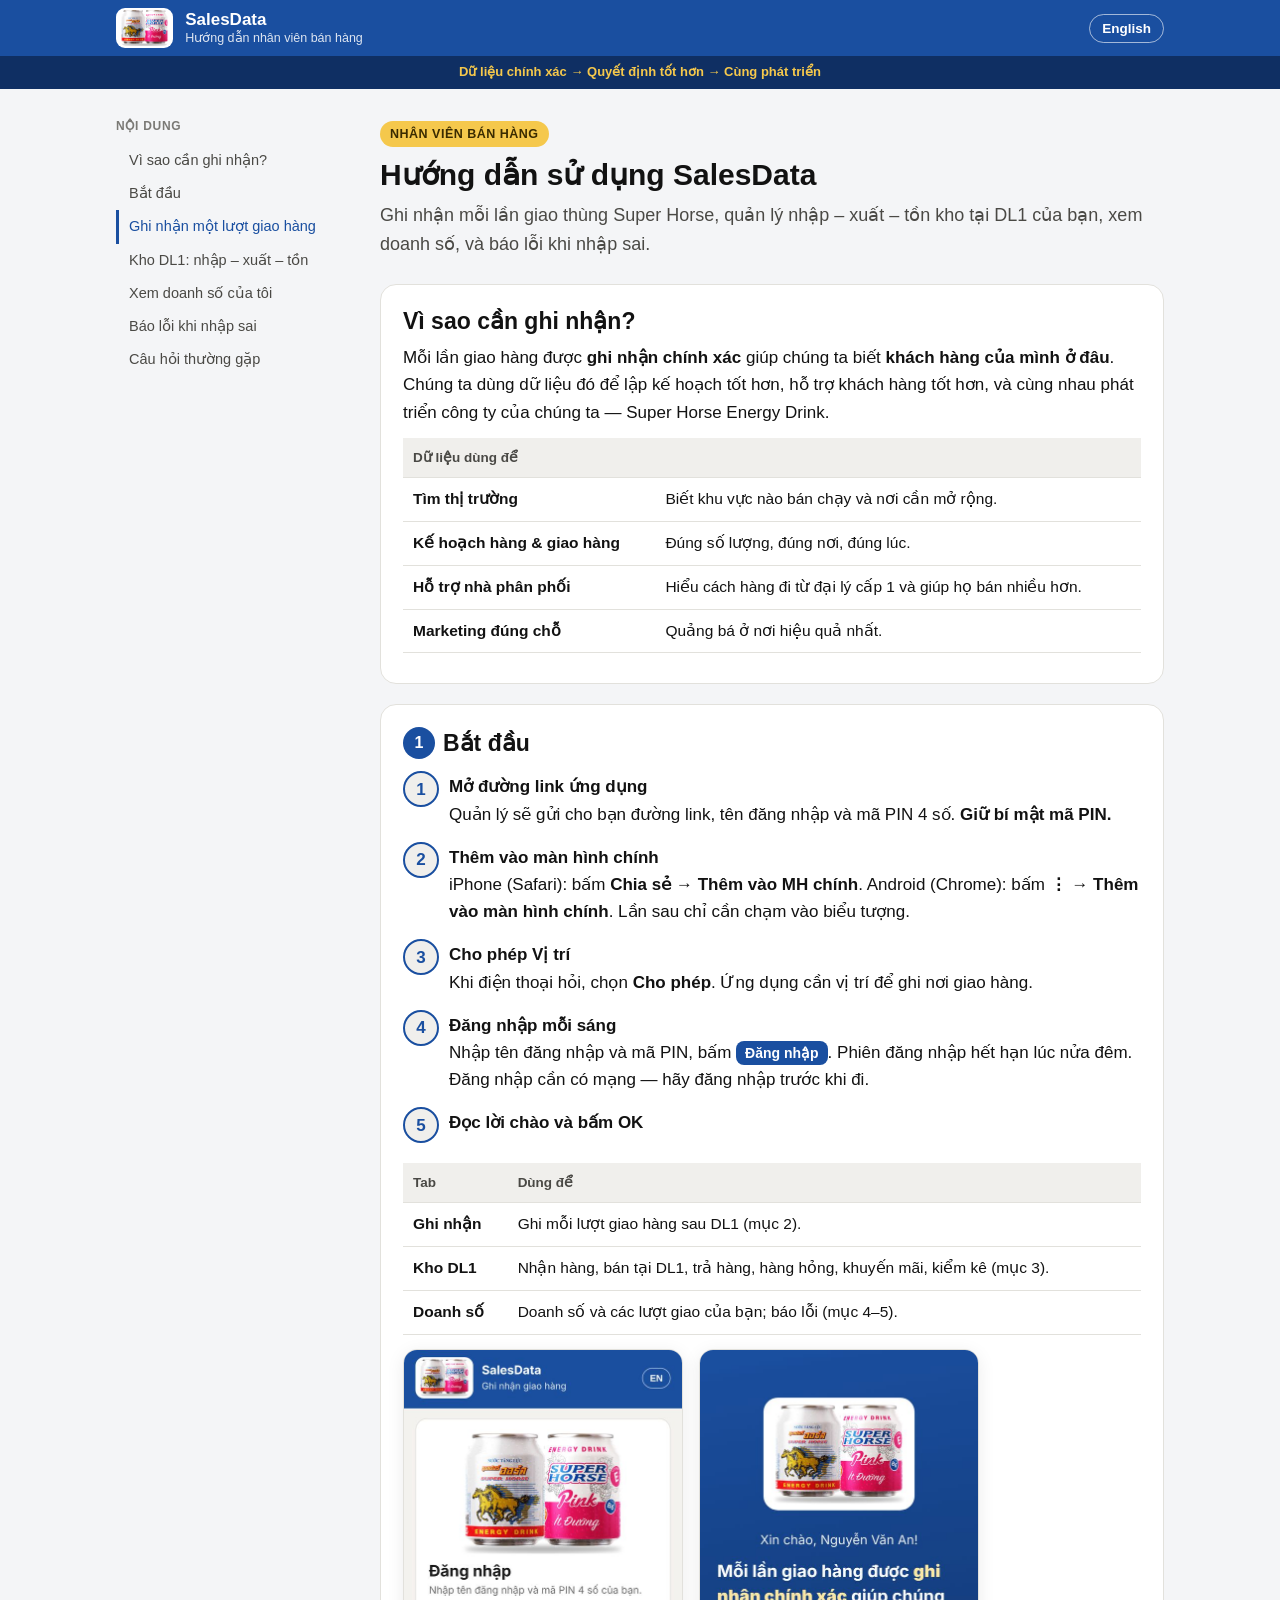
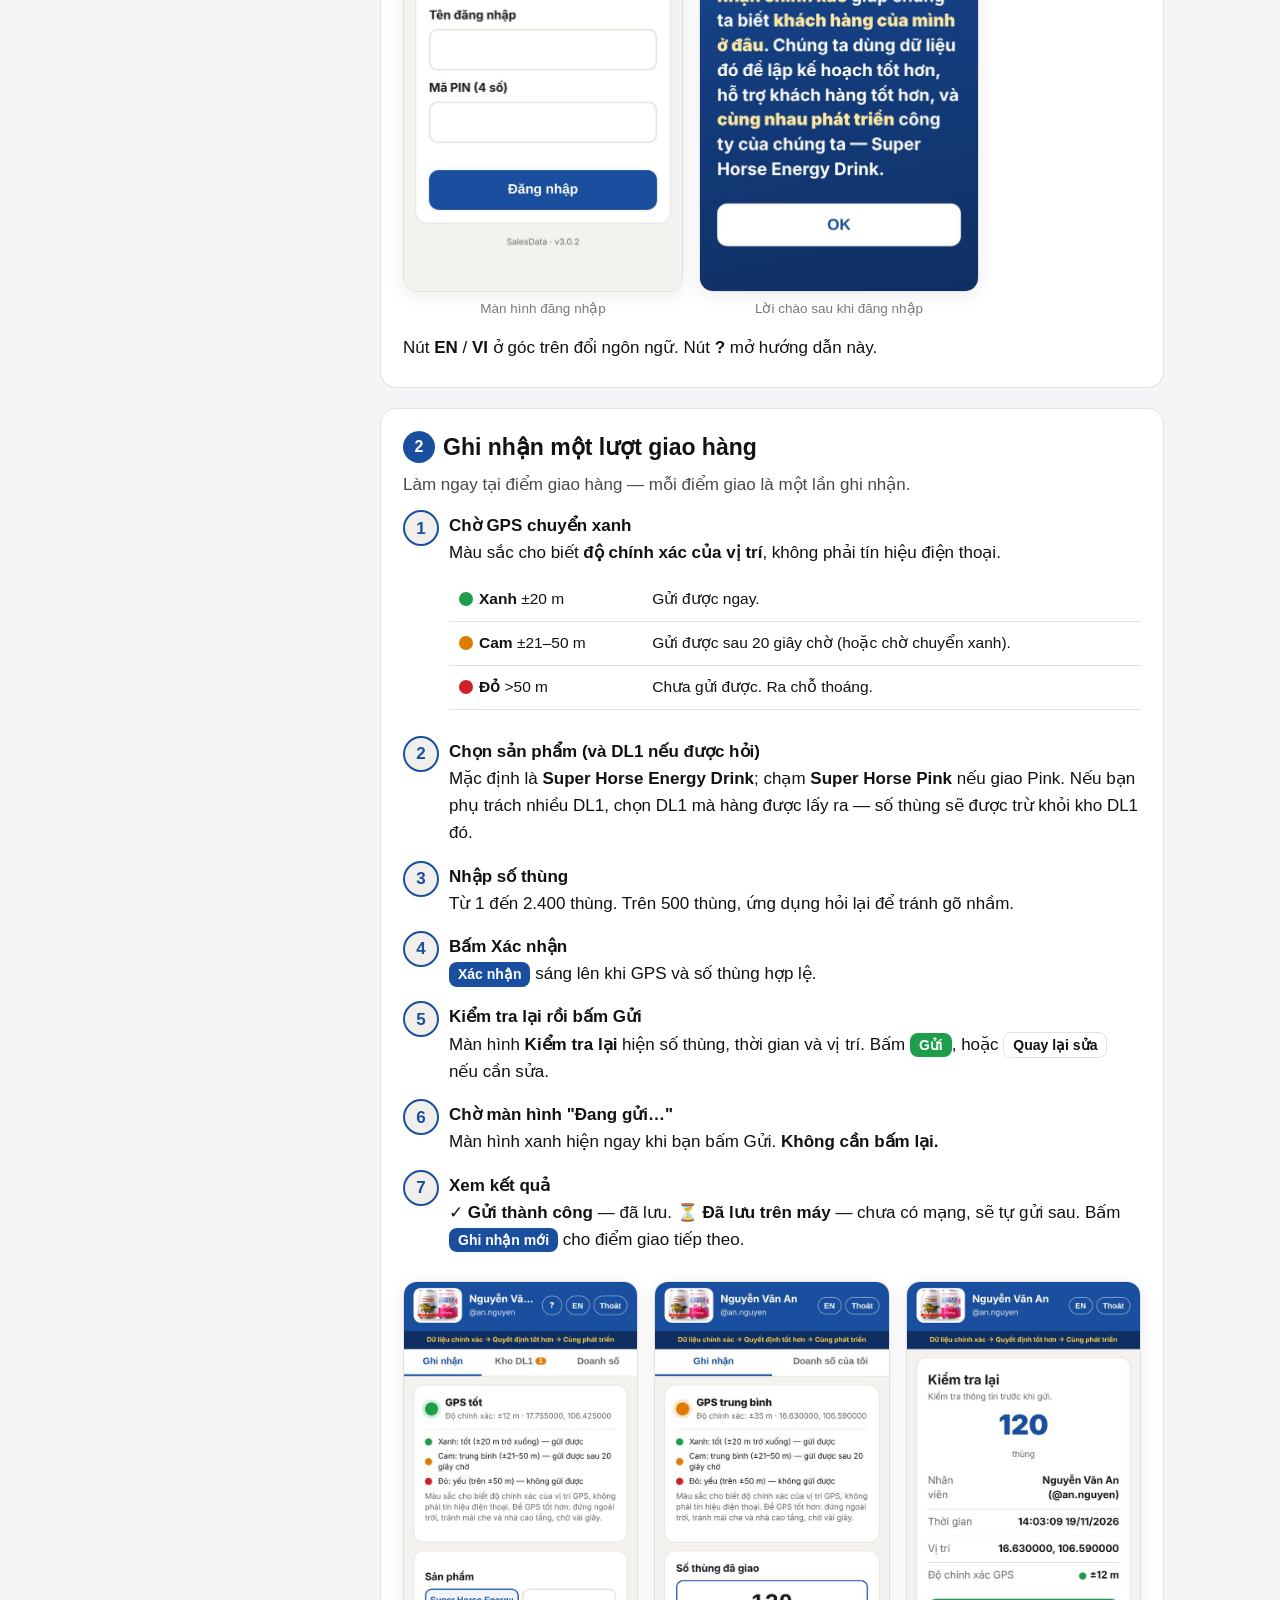
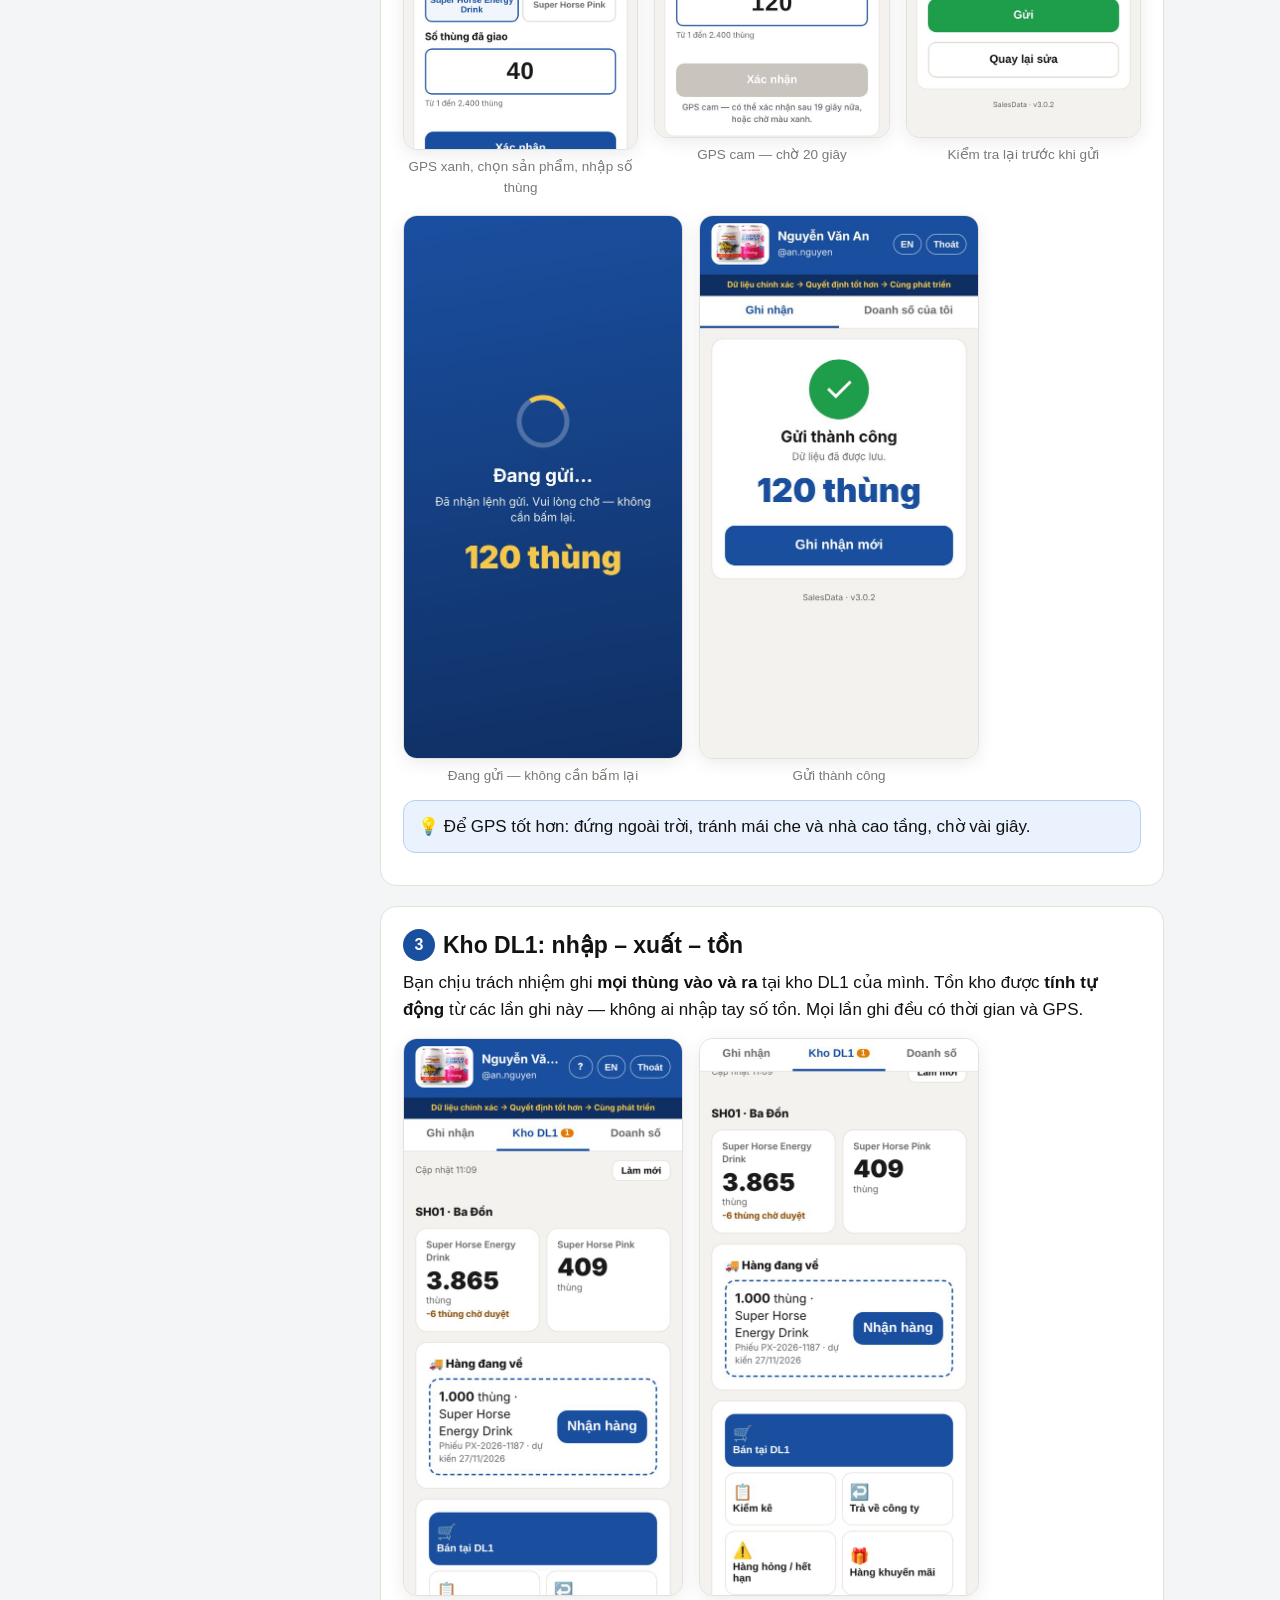
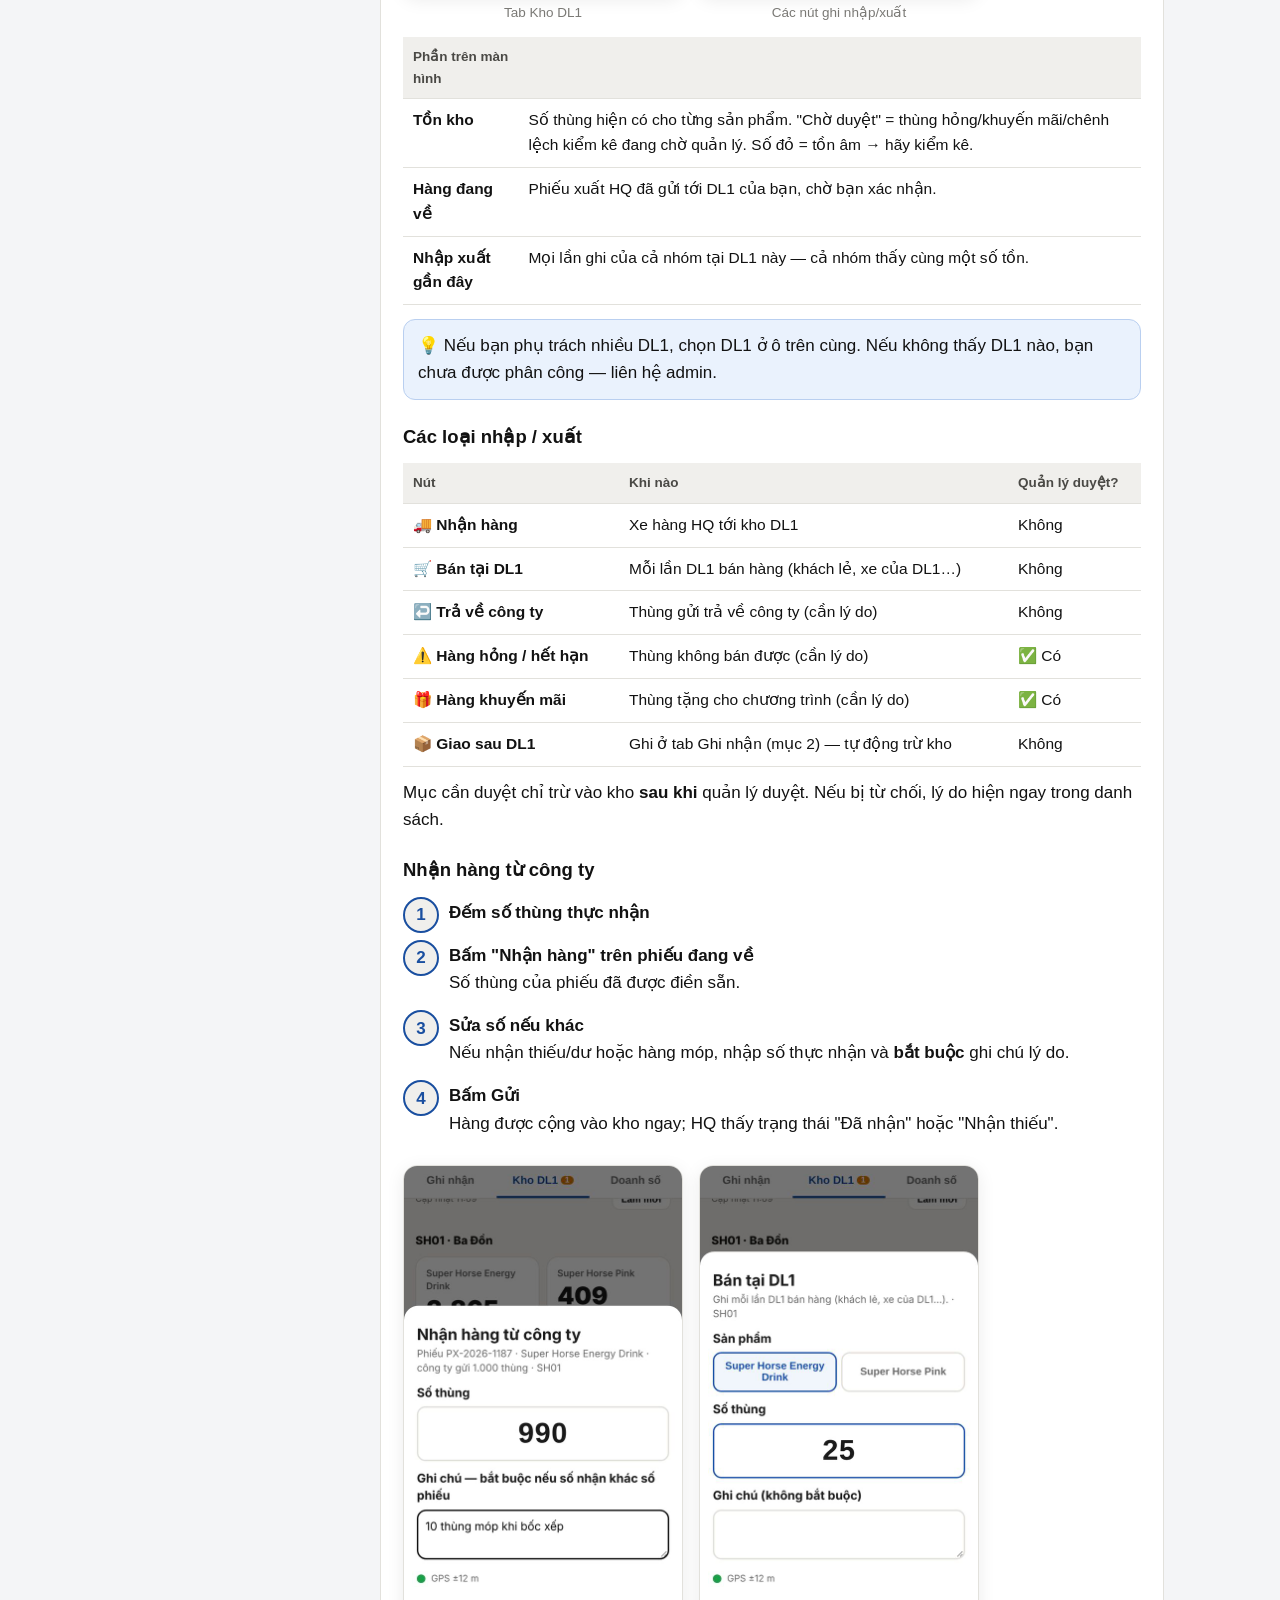
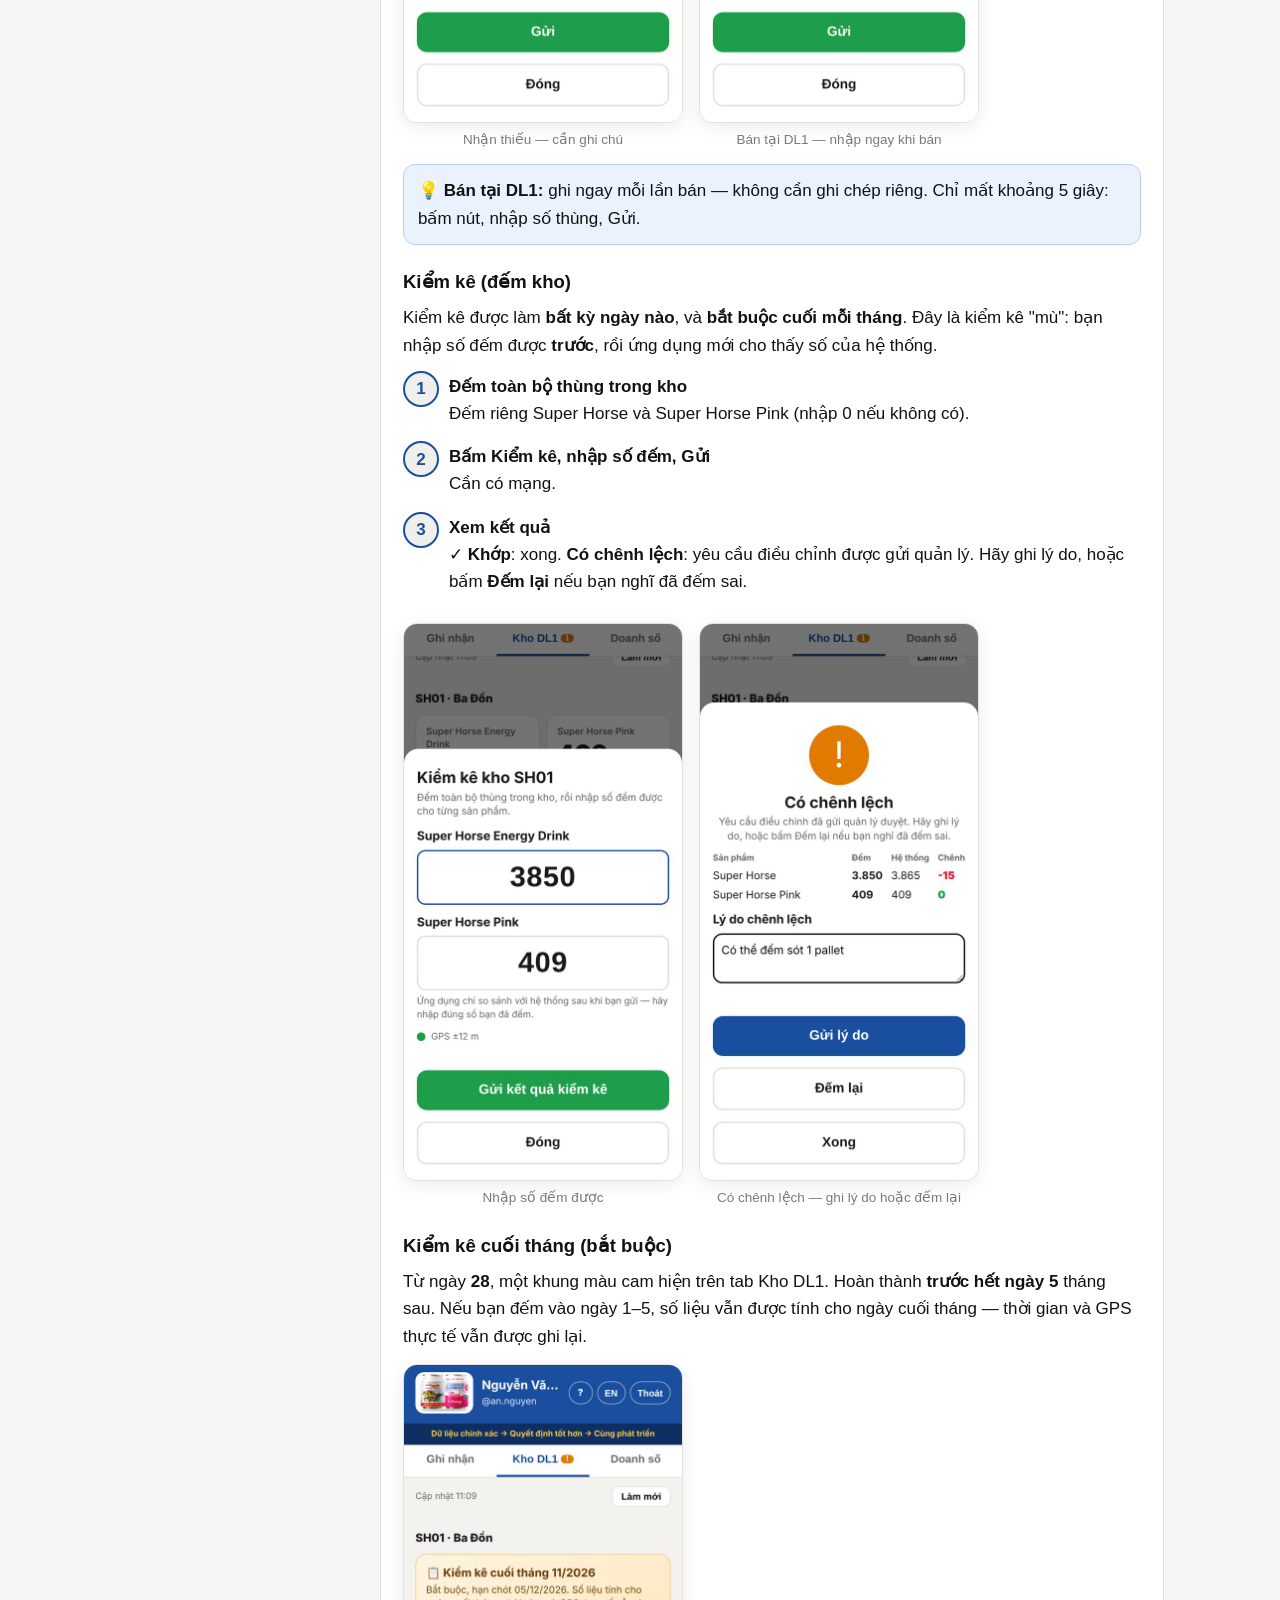
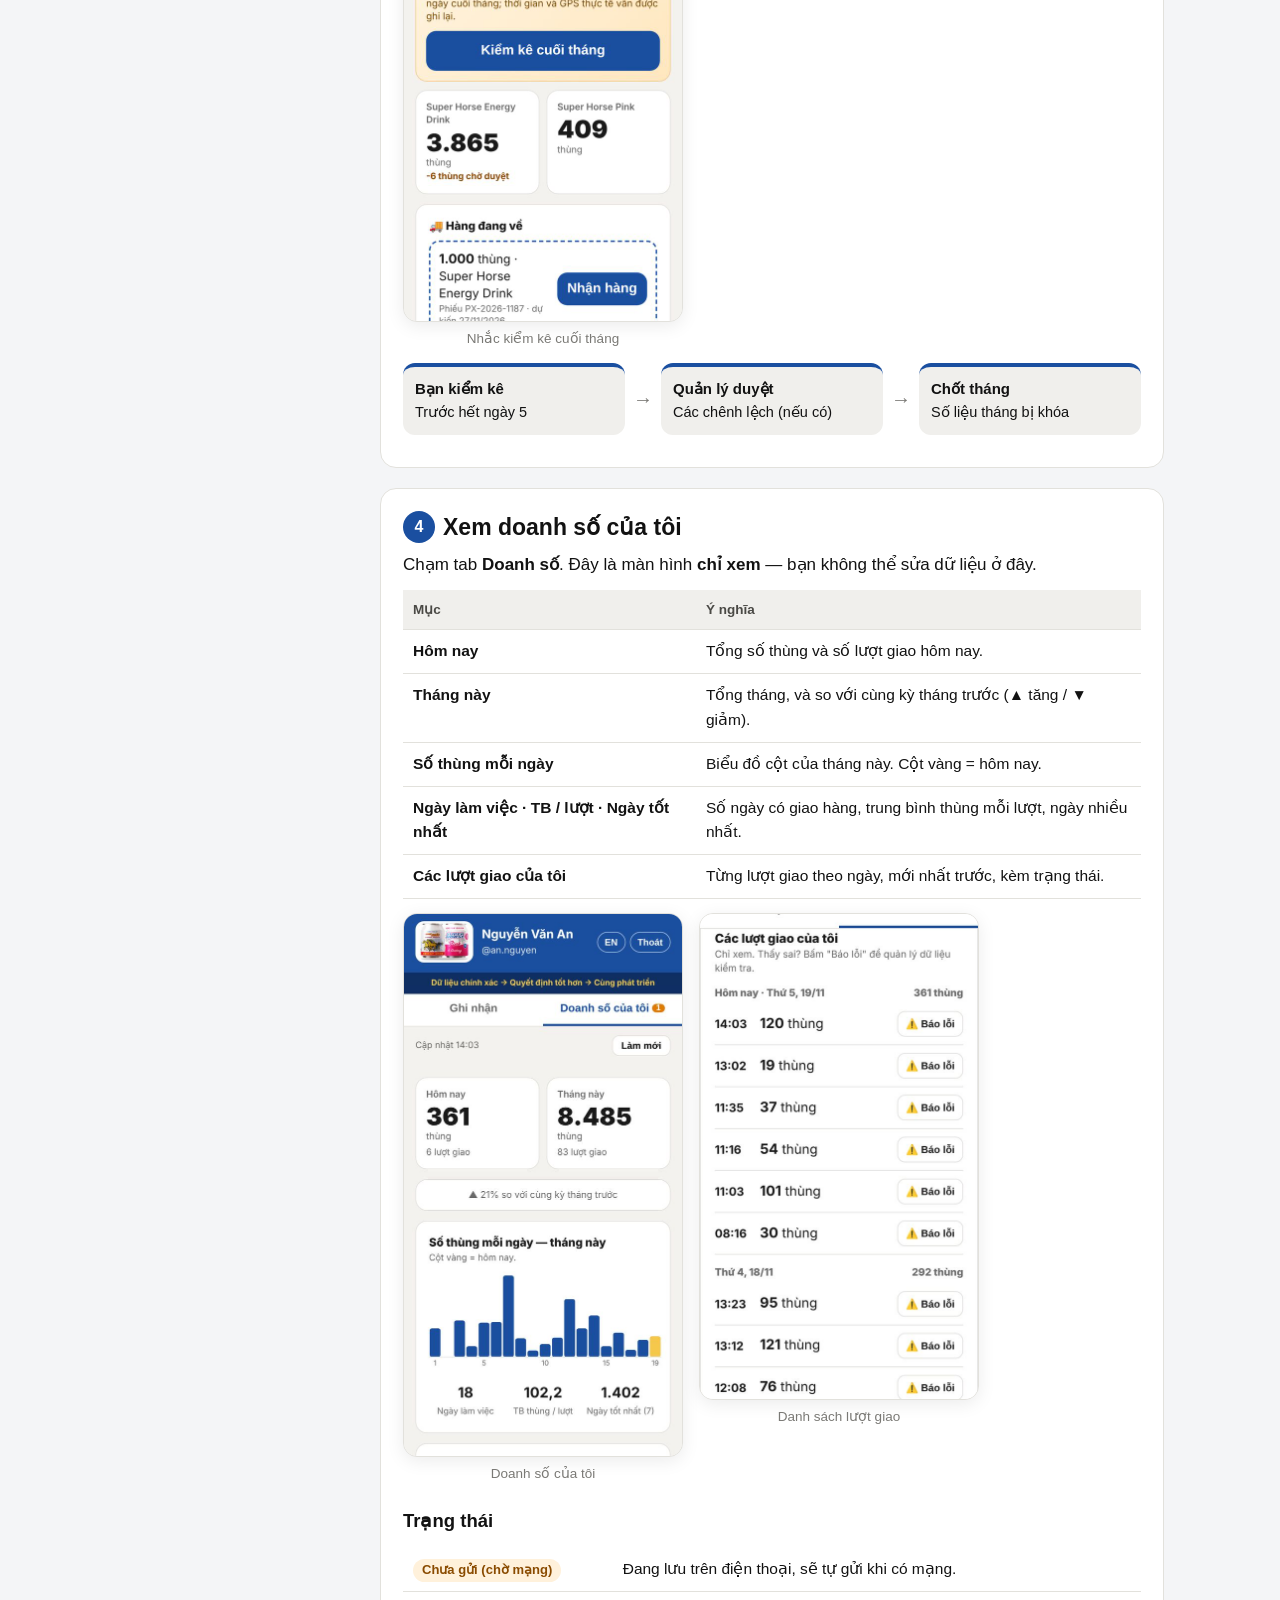
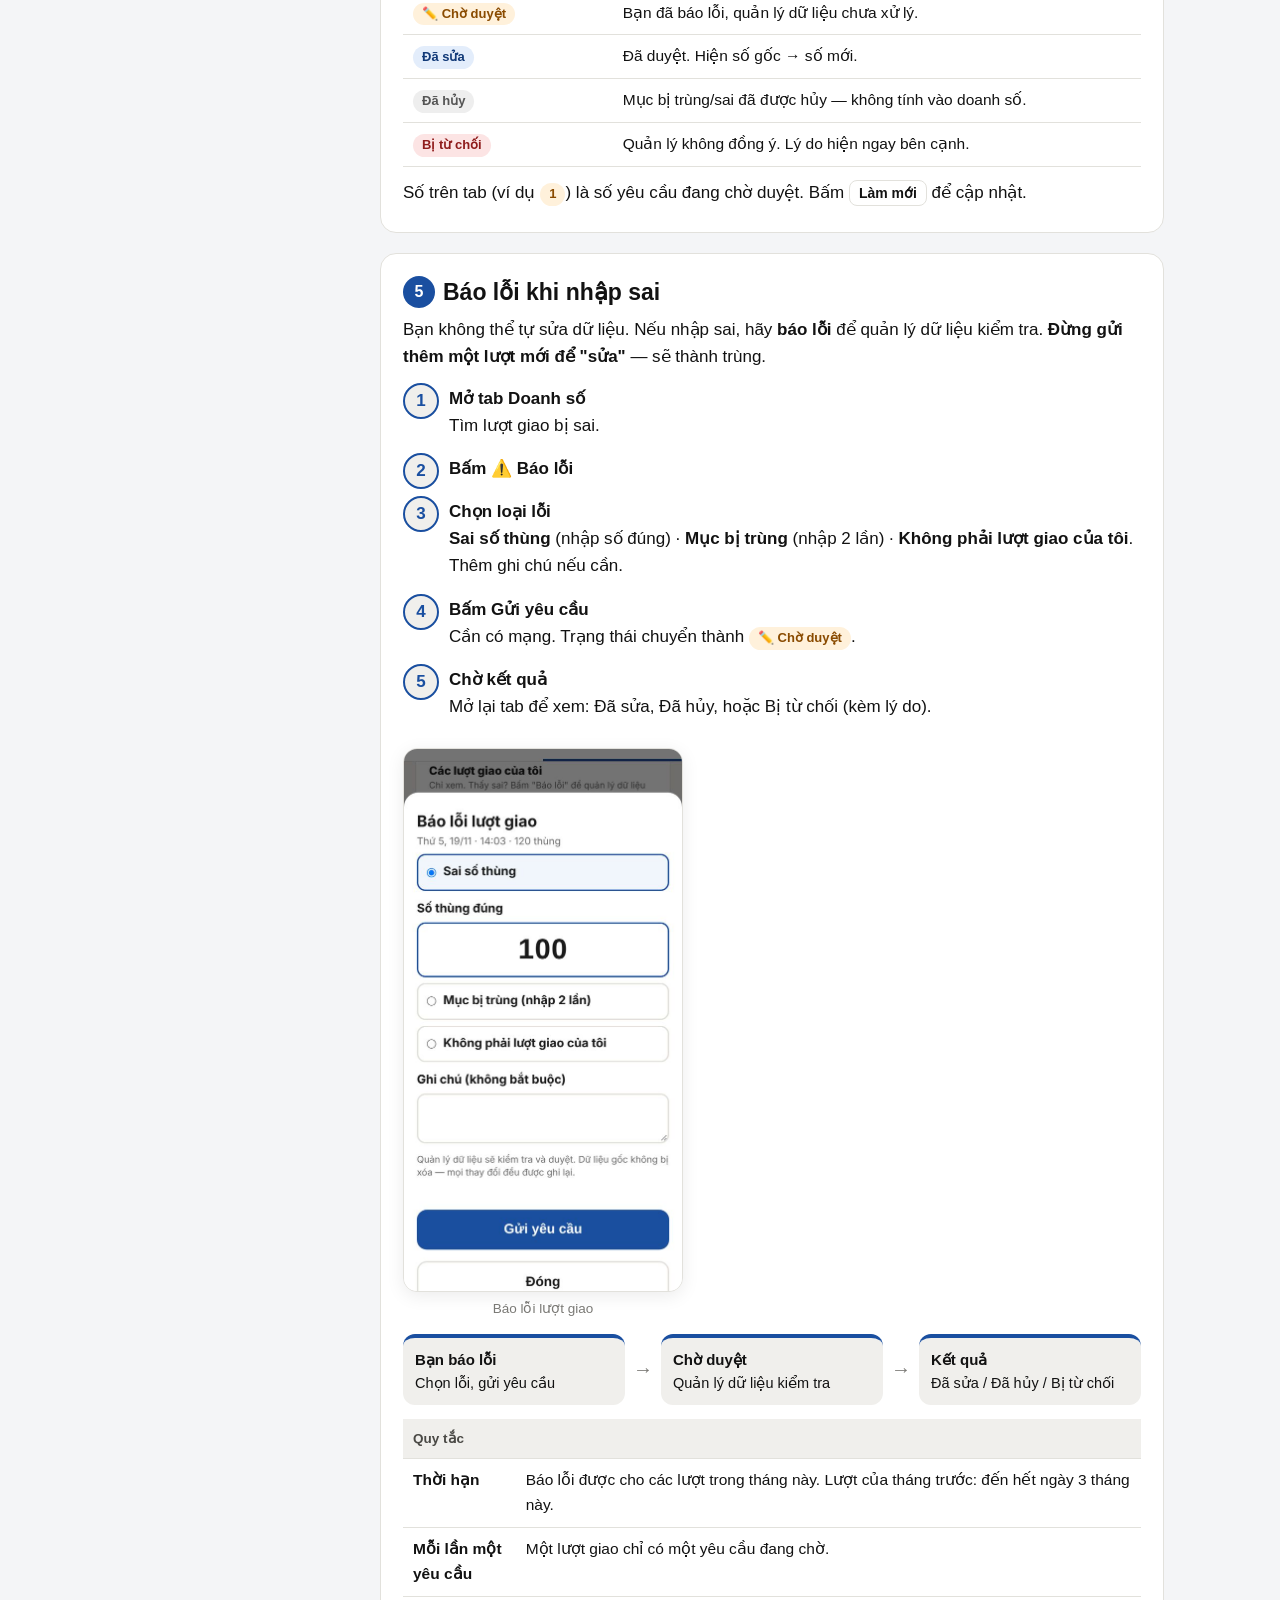
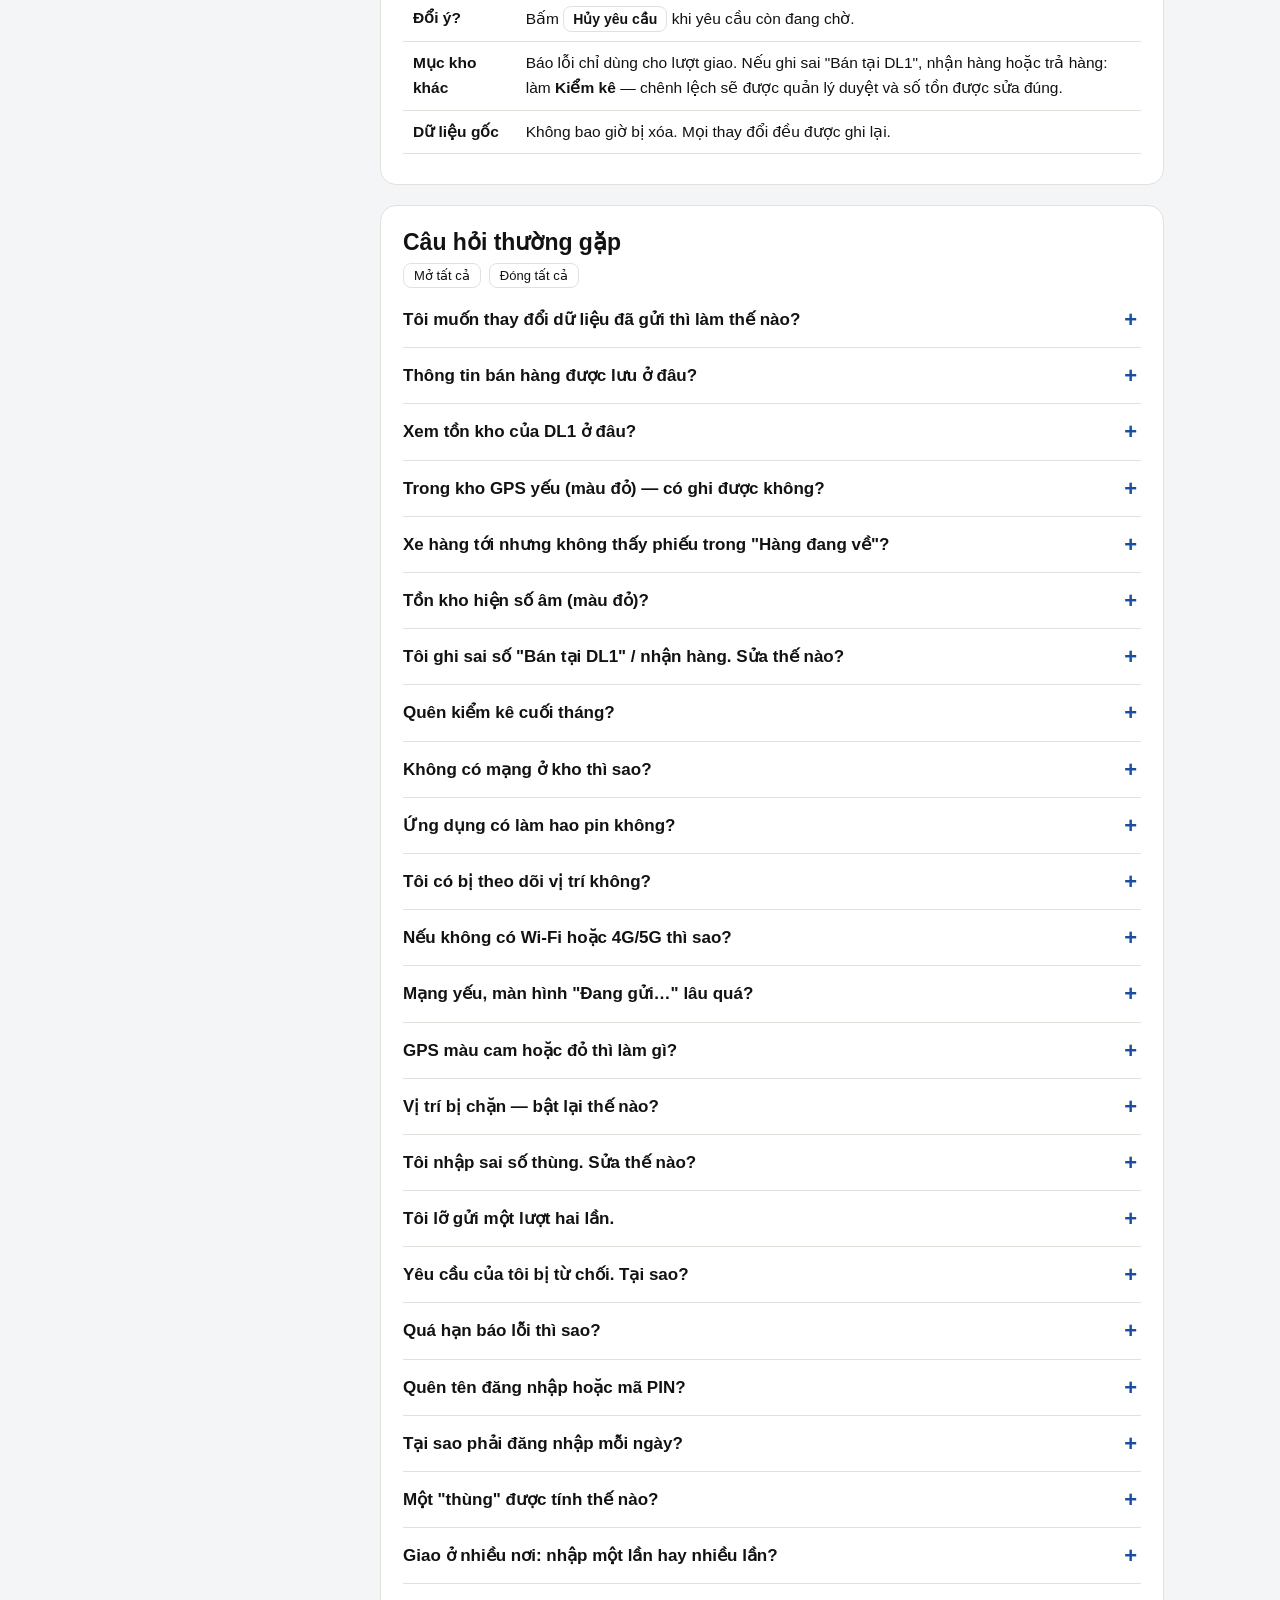
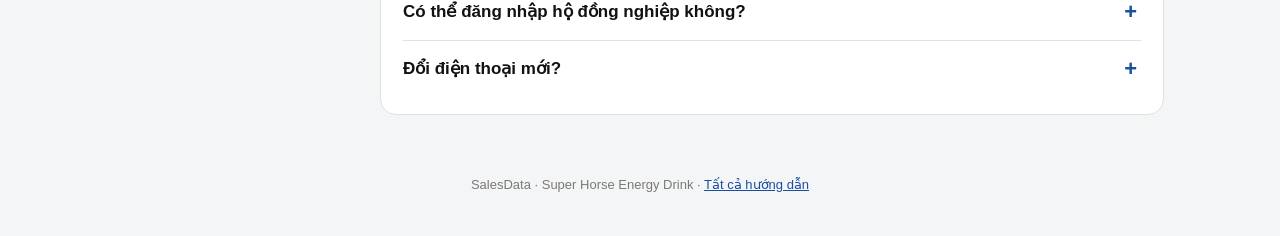
<file: guide-sales.html>
<!doctype html>
<html lang="vi" data-default-lang="vi">
<head>
<meta charset="utf-8">
<meta name="viewport" content="width=device-width, initial-scale=1">
<meta name="theme-color" content="#1A4FA0">
<title data-vi="Hướng dẫn nhân viên bán hàng · SalesData" data-en="Sales staff guide · SalesData">Hướng dẫn nhân viên bán hàng · SalesData</title>
<link rel="icon" href="icon.png">
<link rel="stylesheet" href="guide.css">
<script src="guide.js"></script>
</head>
<body>
<header class="top"><div class="in">
  <img src="logo.png" alt="Super Horse">
  <div class="t">SalesData <small><span class="vi">Hướng dẫn nhân viên bán hàng</span><span class="en">Sales staff guide</span></small></div>
  <a class="chip" id="backBtn" href="index.html" style="display:none"><span class="vi">← Về ứng dụng</span><span class="en">← Back to app</span></a>
  <button class="chip" id="langBtn">English</button>
</div></header>
<div class="tagline"><span class="vi">Dữ liệu chính xác → Quyết định tốt hơn → Cùng phát triển</span><span class="en">Accurate data → Better decisions → Growing together</span></div>

<div class="wrap">
<nav class="toc" id="toc"></nav>
<main>
  <div class="hero">
    <span class="role"><span class="vi">Nhân viên bán hàng</span><span class="en">Sales staff</span></span>
    <h1><span class="vi">Hướng dẫn sử dụng SalesData</span><span class="en">How to use SalesData</span></h1>
    <p><span class="vi">Ghi nhận mỗi lần giao thùng Super Horse, quản lý nhập – xuất – tồn kho tại DL1 của bạn, xem doanh số, và báo lỗi khi nhập sai.</span>
       <span class="en">Record every drop-off of Super Horse boxes, look after stock in and out at your DL1, see your own sales, and report a mistake if you entered something wrong.</span></p>
  </div>
  <details class="mtoc" id="mtoc"></details>

  <section>
    <h2 id="why"><span class="vi">Vì sao cần ghi nhận?</span><span class="en">Why we record drop-offs</span></h2>
    <p class="vi">Mỗi lần giao hàng được <b>ghi nhận chính xác</b> giúp chúng ta biết <b>khách hàng của mình ở đâu</b>. Chúng ta dùng dữ liệu đó để lập kế hoạch tốt hơn, hỗ trợ khách hàng tốt hơn, và cùng nhau phát triển công ty của chúng ta — Super Horse Energy Drink.</p>
    <p class="en">Every drop-off you <b>record accurately</b> shows us <b>where our customers are</b>. We use that data to plan smarter, support our customers better, and grow our company, Super Horse Energy Drink, together.</p>
    <div class="tbl"><table>
      <tr><th><span class="vi">Dữ liệu dùng để</span><span class="en">We use the data to</span></th><th></th></tr>
      <tr><td><b><span class="vi">Tìm thị trường</span><span class="en">Find our markets</span></b></td><td><span class="vi">Biết khu vực nào bán chạy và nơi cần mở rộng.</span><span class="en">See which areas sell most and where to expand.</span></td></tr>
      <tr><td><b><span class="vi">Kế hoạch hàng & giao hàng</span><span class="en">Plan stock & delivery</span></b></td><td><span class="vi">Đúng số lượng, đúng nơi, đúng lúc.</span><span class="en">The right amount, in the right place, at the right time.</span></td></tr>
      <tr><td><b><span class="vi">Hỗ trợ nhà phân phối</span><span class="en">Support distributors</span></b></td><td><span class="vi">Hiểu cách hàng đi từ đại lý cấp 1 và giúp họ bán nhiều hơn.</span><span class="en">Understand how product moves on from DL1 and help them sell more.</span></td></tr>
      <tr><td><b><span class="vi">Marketing đúng chỗ</span><span class="en">Target marketing</span></b></td><td><span class="vi">Quảng bá ở nơi hiệu quả nhất.</span><span class="en">Promote where it has the most impact.</span></td></tr>
    </table></div>
  </section>

  <section>
    <h2 id="start"><span class="n">1</span><span class="vi">Bắt đầu</span><span class="en">Getting started</span></h2>
    <ol class="steps">
      <li><b><span class="vi">Mở đường link ứng dụng</span><span class="en">Open the app link</span></b>
        <span class="vi">Quản lý sẽ gửi cho bạn đường link, tên đăng nhập và mã PIN 4 số. <b>Giữ bí mật mã PIN.</b></span>
        <span class="en">Your manager sends you the link, your username and a 4-digit PIN. <b>Keep your PIN private.</b></span></li>
      <li><b><span class="vi">Thêm vào màn hình chính</span><span class="en">Add it to your home screen</span></b>
        <span class="vi">iPhone (Safari): bấm <b>Chia sẻ</b> → <b>Thêm vào MH chính</b>. Android (Chrome): bấm <b>⋮</b> → <b>Thêm vào màn hình chính</b>. Lần sau chỉ cần chạm vào biểu tượng.</span>
        <span class="en">iPhone (Safari): tap <b>Share</b> → <b>Add to Home Screen</b>. Android (Chrome): tap <b>⋮</b> → <b>Add to Home screen</b>. Next time, just tap the icon.</span></li>
      <li><b><span class="vi">Cho phép Vị trí</span><span class="en">Allow Location</span></b>
        <span class="vi">Khi điện thoại hỏi, chọn <b>Cho phép</b>. Ứng dụng cần vị trí để ghi nơi giao hàng.</span>
        <span class="en">When the phone asks, choose <b>Allow</b>. The app needs your location to record where the boxes were delivered.</span></li>
      <li><b><span class="vi">Đăng nhập mỗi sáng</span><span class="en">Log in each morning</span></b>
        <span class="vi">Nhập tên đăng nhập và mã PIN, bấm <span class="btnlike">Đăng nhập</span>. Phiên đăng nhập hết hạn lúc nửa đêm. Đăng nhập cần có mạng — hãy đăng nhập trước khi đi.</span>
        <span class="en">Enter your username and PIN and tap <span class="btnlike">Log in</span>. Your login ends at midnight. Logging in needs signal, so do it before you head out.</span></li>
      <li><b><span class="vi">Đọc lời chào và bấm OK</span><span class="en">Read the welcome message and tap OK</span></b></li>
    </ol>
    <div class="tbl"><table>
      <tr><th><span class="vi">Tab</span><span class="en">Tab</span></th><th><span class="vi">Dùng để</span><span class="en">Used for</span></th></tr>
      <tr><td><b><span class="vi">Ghi nhận</span><span class="en">Record</span></b></td><td><span class="vi">Ghi mỗi lượt giao hàng sau DL1 (mục 2).</span><span class="en">Each drop-off below DL1 (section 2).</span></td></tr>
      <tr><td><b><span class="vi">Kho DL1</span><span class="en">DL1 stock</span></b></td><td><span class="vi">Nhận hàng, bán tại DL1, trả hàng, hàng hỏng, khuyến mãi, kiểm kê (mục 3).</span><span class="en">Deliveries in, DL1 sales, returns, damaged stock, promotions, stocktakes (section 3).</span></td></tr>
      <tr><td><b><span class="vi">Doanh số</span><span class="en">My sales</span></b></td><td><span class="vi">Doanh số và các lượt giao của bạn; báo lỗi (mục 4–5).</span><span class="en">Your sales and drop-offs; report a mistake (sections 4–5).</span></td></tr>
    </table></div>
    <div class="figs">
      <figure><img src="guide-img/s1-login.jpg" alt="" loading="lazy"><figcaption><span class="vi">Màn hình đăng nhập</span><span class="en">Login screen</span></figcaption></figure>
      <figure><img src="guide-img/s2-welcome.jpg" alt="" loading="lazy"><figcaption><span class="vi">Lời chào sau khi đăng nhập</span><span class="en">Welcome message after login</span></figcaption></figure>
    </div>
    <p><span class="vi">Nút <b>EN</b> / <b>VI</b> ở góc trên đổi ngôn ngữ. Nút <b>?</b> mở hướng dẫn này.</span><span class="en">The <b>EN</b> / <b>VI</b> button at the top switches language. The <b>?</b> button opens this guide.</span></p>
  </section>

  <section>
    <h2 id="record"><span class="n">2</span><span class="vi">Ghi nhận một lượt giao hàng</span><span class="en">Record a drop-off</span></h2>
    <p class="lead"><span class="vi">Làm ngay tại điểm giao hàng — mỗi điểm giao là một lần ghi nhận.</span><span class="en">Do it at the drop-off point, one entry for each place you deliver to.</span></p>
    <ol class="steps">
      <li><b><span class="vi">Chờ GPS chuyển xanh</span><span class="en">Wait for green GPS</span></b>
        <span class="vi">Màu sắc cho biết <b>độ chính xác của vị trí</b>, không phải tín hiệu điện thoại.</span>
        <span class="en">The colour shows <b>how accurate your location is</b>, not your phone signal.</span>
        <div class="tbl"><table>
          <tr><td><span class="dot g"></span><b><span class="vi">Xanh</span><span class="en">Green</span></b> ±20 m</td><td><span class="vi">Gửi được ngay.</span><span class="en">You can submit now.</span></td></tr>
          <tr><td><span class="dot o"></span><b><span class="vi">Cam</span><span class="en">Orange</span></b> ±21–50 m</td><td><span class="vi">Gửi được sau 20 giây chờ (hoặc chờ chuyển xanh).</span><span class="en">You can submit after waiting 20 seconds (or wait for green).</span></td></tr>
          <tr><td><span class="dot r"></span><b><span class="vi">Đỏ</span><span class="en">Red</span></b> &gt;50 m</td><td><span class="vi">Chưa gửi được. Ra chỗ thoáng.</span><span class="en">Cannot submit yet. Move to an open spot.</span></td></tr>
        </table></div></li>
      <li><b><span class="vi">Chọn sản phẩm (và DL1 nếu được hỏi)</span><span class="en">Choose the product (and DL1 if asked)</span></b>
        <span class="vi">Mặc định là <b>Super Horse Energy Drink</b>; chạm <b>Super Horse Pink</b> nếu giao Pink. Nếu bạn phụ trách nhiều DL1, chọn DL1 mà hàng được lấy ra — số thùng sẽ được trừ khỏi kho DL1 đó.</span>
        <span class="en">The default is <b>Super Horse Energy Drink</b>; tap <b>Super Horse Pink</b> for Pink. If you cover more than one DL1, choose the DL1 the boxes came from; they come off that DL1's stock.</span></li>
      <li><b><span class="vi">Nhập số thùng</span><span class="en">Enter the number of boxes</span></b>
        <span class="vi">Từ 1 đến 2.400 thùng. Trên 500 thùng, ứng dụng hỏi lại để tránh gõ nhầm.</span>
        <span class="en">From 1 to 2,400 boxes. Above 500, the app asks you to double-check to catch typos.</span></li>
      <li><b><span class="vi">Bấm Xác nhận</span><span class="en">Tap Confirm</span></b> <span class="vi"><span class="btnlike">Xác nhận</span> sáng lên khi GPS và số thùng hợp lệ.</span><span class="en"><span class="btnlike">Confirm</span> turns on when the GPS and box count are OK.</span></li>
      <li><b><span class="vi">Kiểm tra lại rồi bấm Gửi</span><span class="en">Check, then tap Submit</span></b>
        <span class="vi">Màn hình <b>Kiểm tra lại</b> hiện số thùng, thời gian và vị trí. Bấm <span class="btnlike g2">Gửi</span>, hoặc <span class="btnlike w">Quay lại sửa</span> nếu cần sửa.</span>
        <span class="en">The <b>Check again</b> screen shows boxes, time and location. Tap <span class="btnlike g2">Submit</span>, or <span class="btnlike w">Go back and edit</span> to change it.</span></li>
      <li><b><span class="vi">Chờ màn hình "Đang gửi…"</span><span class="en">Wait for "Sending…"</span></b>
        <span class="vi">Màn hình xanh hiện ngay khi bạn bấm Gửi. <b>Không cần bấm lại.</b></span>
        <span class="en">A blue screen appears as soon as you tap Submit. <b>No need to tap again.</b></span></li>
      <li><b><span class="vi">Xem kết quả</span><span class="en">See the result</span></b>
        <span class="vi">✓ <b>Gửi thành công</b> — đã lưu. ⏳ <b>Đã lưu trên máy</b> — chưa có mạng, sẽ tự gửi sau. Bấm <span class="btnlike">Ghi nhận mới</span> cho điểm giao tiếp theo.</span>
        <span class="en">✓ <b>Sent successfully</b>: saved. ⏳ <b>Saved on phone</b>: no signal, it will send automatically later. Tap <span class="btnlike">New entry</span> for your next drop-off.</span></li>
    </ol>
    <div class="figs">
      <figure><img src="guide-img/v4-s-entry.jpg" alt="" loading="lazy"><figcaption><span class="vi">GPS xanh, chọn sản phẩm, nhập số thùng</span><span class="en">Green GPS, product chosen, boxes entered</span></figcaption></figure>
      <figure><img src="guide-img/s3b-gps-orange.jpg" alt="" loading="lazy"><figcaption><span class="vi">GPS cam — chờ 20 giây</span><span class="en">Orange GPS: wait 20 seconds</span></figcaption></figure>
      <figure><img src="guide-img/s5-review.jpg" alt="" loading="lazy"><figcaption><span class="vi">Kiểm tra lại trước khi gửi</span><span class="en">Check before sending</span></figcaption></figure>
      <figure><img src="guide-img/s6-sending.jpg" alt="" loading="lazy"><figcaption><span class="vi">Đang gửi — không cần bấm lại</span><span class="en">Sending: no need to tap again</span></figcaption></figure>
      <figure><img src="guide-img/s7-done.jpg" alt="" loading="lazy"><figcaption><span class="vi">Gửi thành công</span><span class="en">Sent successfully</span></figcaption></figure>
    </div>
    <p class="tip"><span class="vi">Để GPS tốt hơn: đứng ngoài trời, tránh mái che và nhà cao tầng, chờ vài giây.</span><span class="en">For better GPS: stand outdoors, away from roofs and tall buildings, and wait a few seconds.</span></p>
  </section>

  <section>
    <h2 id="stock"><span class="n">3</span><span class="vi">Kho DL1: nhập – xuất – tồn</span><span class="en">DL1 stock: in, out and balance</span></h2>
    <p><span class="vi">Bạn chịu trách nhiệm ghi <b>mọi thùng vào và ra</b> tại kho DL1 của mình. Tồn kho được <b>tính tự động</b> từ các lần ghi này — không ai nhập tay số tồn. Mọi lần ghi đều có thời gian và GPS.</span>
       <span class="en">You are responsible for logging <b>every box in and out</b> of your DL1 warehouse. The stock balance is <b>calculated automatically</b> from these entries; nobody types it in. Every entry has a time and GPS.</span></p>
    <div class="figs">
      <figure><img src="guide-img/v4-s-stock.jpg" alt="" loading="lazy"><figcaption><span class="vi">Tab Kho DL1</span><span class="en">DL1 stock tab</span></figcaption></figure>
      <figure><img src="guide-img/v4-s-actions.jpg" alt="" loading="lazy"><figcaption><span class="vi">Các nút ghi nhập/xuất</span><span class="en">The in/out buttons</span></figcaption></figure>
    </div>
    <div class="tbl"><table>
      <tr><th><span class="vi">Phần trên màn hình</span><span class="en">On screen</span></th><th></th></tr>
      <tr><td><b><span class="vi">Tồn kho</span><span class="en">Stock tiles</span></b></td><td><span class="vi">Số thùng hiện có cho từng sản phẩm. "Chờ duyệt" = thùng hỏng/khuyến mãi/chênh lệch kiểm kê đang chờ quản lý. Số đỏ = tồn âm → hãy kiểm kê.</span><span class="en">Boxes on hand per product. "Pending" = damaged, promotion or count differences waiting for the manager. Red = below zero, so do a stocktake.</span></td></tr>
      <tr><td><b><span class="vi">Hàng đang về</span><span class="en">Deliveries on the way</span></b></td><td><span class="vi">Phiếu xuất HQ đã gửi tới DL1 của bạn, chờ bạn xác nhận.</span><span class="en">Dispatches HQ has sent to your DL1, waiting for you to confirm.</span></td></tr>
      <tr><td><b><span class="vi">Nhập xuất gần đây</span><span class="en">Recent movements</span></b></td><td><span class="vi">Mọi lần ghi của cả nhóm tại DL1 này — cả nhóm thấy cùng một số tồn.</span><span class="en">Every entry by your whole DL1 team, so everyone sees the same balance.</span></td></tr>
    </table></div>
    <p class="tip"><span class="vi">Nếu bạn phụ trách nhiều DL1, chọn DL1 ở ô trên cùng. Nếu không thấy DL1 nào, bạn chưa được phân công — liên hệ admin.</span><span class="en">If you cover several DL1s, pick one in the box at the top. If no DL1 shows, you haven't been assigned yet; contact the admin.</span></p>

    <h3><span class="vi">Các loại nhập / xuất</span><span class="en">Types of movement</span></h3>
    <div class="tbl"><table>
      <tr><th><span class="vi">Nút</span><span class="en">Button</span></th><th><span class="vi">Khi nào</span><span class="en">When</span></th><th><span class="vi">Quản lý duyệt?</span><span class="en">Approval?</span></th></tr>
      <tr><td>🚚 <b><span class="vi">Nhận hàng</span><span class="en">Receive</span></b></td><td><span class="vi">Xe hàng HQ tới kho DL1</span><span class="en">An HQ delivery arrives at the warehouse</span></td><td><span class="vi">Không</span><span class="en">No</span></td></tr>
      <tr><td>🛒 <b><span class="vi">Bán tại DL1</span><span class="en">Sold at DL1</span></b></td><td><span class="vi">Mỗi lần DL1 bán hàng (khách lẻ, xe của DL1…)</span><span class="en">Each time the DL1 sells (walk-ins, DL1 truck…)</span></td><td><span class="vi">Không</span><span class="en">No</span></td></tr>
      <tr><td>↩️ <b><span class="vi">Trả về công ty</span><span class="en">Return to HQ</span></b></td><td><span class="vi">Thùng gửi trả về công ty (cần lý do)</span><span class="en">Boxes sent back to head office (reason needed)</span></td><td><span class="vi">Không</span><span class="en">No</span></td></tr>
      <tr><td>⚠️ <b><span class="vi">Hàng hỏng / hết hạn</span><span class="en">Damaged / expired</span></b></td><td><span class="vi">Thùng không bán được (cần lý do)</span><span class="en">Boxes that can't be sold (reason needed)</span></td><td>✅ <span class="vi">Có</span><span class="en">Yes</span></td></tr>
      <tr><td>🎁 <b><span class="vi">Hàng khuyến mãi</span><span class="en">Free promotion</span></b></td><td><span class="vi">Thùng tặng cho chương trình (cần lý do)</span><span class="en">Boxes given away for a promotion (reason needed)</span></td><td>✅ <span class="vi">Có</span><span class="en">Yes</span></td></tr>
      <tr><td>📦 <b><span class="vi">Giao sau DL1</span><span class="en">Drop-off</span></b></td><td><span class="vi">Ghi ở tab Ghi nhận (mục 2) — tự động trừ kho</span><span class="en">Logged in the Record tab (section 2); comes off stock automatically</span></td><td><span class="vi">Không</span><span class="en">No</span></td></tr>
    </table></div>
    <p><span class="vi">Mục cần duyệt chỉ trừ vào kho <b>sau khi</b> quản lý duyệt. Nếu bị từ chối, lý do hiện ngay trong danh sách.</span><span class="en">Items needing approval only come off stock <b>after</b> the manager approves. If rejected, the reason shows in the list.</span></p>

    <h3><span class="vi">Nhận hàng từ công ty</span><span class="en">Receiving a delivery from HQ</span></h3>
    <ol class="steps">
      <li><b><span class="vi">Đếm số thùng thực nhận</span><span class="en">Count what actually arrived</span></b></li>
      <li><b><span class="vi">Bấm "Nhận hàng" trên phiếu đang về</span><span class="en">Tap "Receive" on the delivery</span></b><span class="vi">Số thùng của phiếu đã được điền sẵn.</span><span class="en">The delivery note's quantity is already filled in.</span></li>
      <li><b><span class="vi">Sửa số nếu khác</span><span class="en">Change it if different</span></b><span class="vi">Nếu nhận thiếu/dư hoặc hàng móp, nhập số thực nhận và <b>bắt buộc</b> ghi chú lý do.</span><span class="en">If short, over or damaged, enter what you actually received; a note is <b>required</b>.</span></li>
      <li><b><span class="vi">Bấm Gửi</span><span class="en">Tap Submit</span></b><span class="vi">Hàng được cộng vào kho ngay; HQ thấy trạng thái "Đã nhận" hoặc "Nhận thiếu".</span><span class="en">The boxes are added to stock at once; HQ sees "Received" or "Received short".</span></li>
    </ol>
    <div class="figs">
      <figure><img src="guide-img/v4-s-receive.jpg" alt="" loading="lazy"><figcaption><span class="vi">Nhận thiếu — cần ghi chú</span><span class="en">Received short: note required</span></figcaption></figure>
      <figure><img src="guide-img/v4-s-sale.jpg" alt="" loading="lazy"><figcaption><span class="vi">Bán tại DL1 — nhập ngay khi bán</span><span class="en">Sold at DL1: enter it as you sell</span></figcaption></figure>
    </div>
    <p class="tip"><span class="vi"><b>Bán tại DL1:</b> ghi ngay mỗi lần bán — không cần ghi chép riêng. Chỉ mất khoảng 5 giây: bấm nút, nhập số thùng, Gửi.</span><span class="en"><b>Sold at DL1:</b> log it each time you sell; no separate notes needed. About 5 seconds: tap, enter boxes, Submit.</span></p>

    <h3><span class="vi">Kiểm kê (đếm kho)</span><span class="en">Stocktake (counting the warehouse)</span></h3>
    <p><span class="vi">Kiểm kê được làm <b>bất kỳ ngày nào</b>, và <b>bắt buộc cuối mỗi tháng</b>. Đây là kiểm kê "mù": bạn nhập số đếm được <b>trước</b>, rồi ứng dụng mới cho thấy số của hệ thống.</span>
       <span class="en">You can do a stocktake <b>any day</b>, and it is <b>required at the end of every month</b>. It's a "blind" count: you enter what you counted <b>first</b>, and only then does the app show the system figure.</span></p>
    <ol class="steps">
      <li><b><span class="vi">Đếm toàn bộ thùng trong kho</span><span class="en">Count every box in the warehouse</span></b><span class="vi">Đếm riêng Super Horse và Super Horse Pink (nhập 0 nếu không có).</span><span class="en">Count Super Horse and Super Horse Pink separately (enter 0 if none).</span></li>
      <li><b><span class="vi">Bấm Kiểm kê, nhập số đếm, Gửi</span><span class="en">Tap Stocktake, enter your counts, Send</span></b><span class="vi">Cần có mạng.</span><span class="en">Needs signal.</span></li>
      <li><b><span class="vi">Xem kết quả</span><span class="en">See the result</span></b><span class="vi">✓ <b>Khớp</b>: xong. <b>Có chênh lệch</b>: yêu cầu điều chỉnh được gửi quản lý. Hãy ghi lý do, hoặc bấm <b>Đếm lại</b> nếu bạn nghĩ đã đếm sai.</span><span class="en">✓ <b>Matches</b>: done. <b>Difference</b>: an adjustment goes to the manager. Give a reason, or tap <b>Count again</b> if you think you miscounted.</span></li>
    </ol>
    <div class="figs">
      <figure><img src="guide-img/v4-s-count1.jpg" alt="" loading="lazy"><figcaption><span class="vi">Nhập số đếm được</span><span class="en">Enter what you counted</span></figcaption></figure>
      <figure><img src="guide-img/v4-s-count2.jpg" alt="" loading="lazy"><figcaption><span class="vi">Có chênh lệch — ghi lý do hoặc đếm lại</span><span class="en">Difference: give a reason or count again</span></figcaption></figure>
    </div>

    <h3><span class="vi">Kiểm kê cuối tháng (bắt buộc)</span><span class="en">Month-end stocktake (required)</span></h3>
    <p><span class="vi">Từ ngày <b>28</b>, một khung màu cam hiện trên tab Kho DL1. Hoàn thành <b>trước hết ngày 5</b> tháng sau. Nếu bạn đếm vào ngày 1–5, số liệu vẫn được tính cho ngày cuối tháng — thời gian và GPS thực tế vẫn được ghi lại.</span>
       <span class="en">From the <b>28th</b>, an orange box appears on the DL1 stock tab. Finish it <b>by the end of the 5th</b> of the next month. If you count on the 1st–5th, it still counts for the last day of the month, and the real time and GPS are still recorded.</span></p>
    <div class="figs"><figure><img src="guide-img/v4-s-eom.jpg" alt="" loading="lazy"><figcaption><span class="vi">Nhắc kiểm kê cuối tháng</span><span class="en">Month-end reminder</span></figcaption></figure></div>
    <div class="flow">
      <div class="b"><b><span class="vi">Bạn kiểm kê</span><span class="en">You count</span></b><span class="vi">Trước hết ngày 5</span><span class="en">By the 5th</span></div><div class="a">→</div>
      <div class="b"><b><span class="vi">Quản lý duyệt</span><span class="en">Manager approves</span></b><span class="vi">Các chênh lệch (nếu có)</span><span class="en">Any differences</span></div><div class="a">→</div>
      <div class="b"><b><span class="vi">Chốt tháng</span><span class="en">Month closed</span></b><span class="vi">Số liệu tháng bị khóa</span><span class="en">The month's figures are locked</span></div>
    </div>
  </section>

  <section>
    <h2 id="mine"><span class="n">4</span><span class="vi">Xem doanh số của tôi</span><span class="en">See my sales</span></h2>
    <p><span class="vi">Chạm tab <b>Doanh số</b>. Đây là màn hình <b>chỉ xem</b> — bạn không thể sửa dữ liệu ở đây.</span>
       <span class="en">Tap the <b>My sales</b> tab. This screen is <b>view only</b>; you can't change data here.</span></p>
    <div class="tbl"><table>
      <tr><th><span class="vi">Mục</span><span class="en">Item</span></th><th><span class="vi">Ý nghĩa</span><span class="en">What it shows</span></th></tr>
      <tr><td><b><span class="vi">Hôm nay</span><span class="en">Today</span></b></td><td><span class="vi">Tổng số thùng và số lượt giao hôm nay.</span><span class="en">Total boxes and drop-offs today.</span></td></tr>
      <tr><td><b><span class="vi">Tháng này</span><span class="en">This month</span></b></td><td><span class="vi">Tổng tháng, và so với cùng kỳ tháng trước (▲ tăng / ▼ giảm).</span><span class="en">Month total, compared with the same point last month (▲ up / ▼ down).</span></td></tr>
      <tr><td><b><span class="vi">Số thùng mỗi ngày</span><span class="en">Boxes per day</span></b></td><td><span class="vi">Biểu đồ cột của tháng này. Cột vàng = hôm nay.</span><span class="en">Bar chart for this month. Gold bar = today.</span></td></tr>
      <tr><td><b><span class="vi">Ngày làm việc · TB / lượt · Ngày tốt nhất</span><span class="en">Active days · Avg / drop · Best day</span></b></td><td><span class="vi">Số ngày có giao hàng, trung bình thùng mỗi lượt, ngày nhiều nhất.</span><span class="en">Days with deliveries, average boxes per drop-off, and your biggest day.</span></td></tr>
      <tr><td><b><span class="vi">Các lượt giao của tôi</span><span class="en">My drop-offs</span></b></td><td><span class="vi">Từng lượt giao theo ngày, mới nhất trước, kèm trạng thái.</span><span class="en">Each drop-off by day, newest first, with its status.</span></td></tr>
    </table></div>
    <div class="figs">
      <figure><img src="guide-img/s8-mine.jpg" alt="" loading="lazy"><figcaption><span class="vi">Doanh số của tôi</span><span class="en">My sales</span></figcaption></figure>
      <figure><img src="guide-img/s9-entries.jpg" alt="" loading="lazy"><figcaption><span class="vi">Danh sách lượt giao</span><span class="en">List of drop-offs</span></figcaption></figure>
    </div>
    <h3><span class="vi">Trạng thái</span><span class="en">Statuses</span></h3>
    <div class="tbl"><table>
      <tr><td><span class="pill p-q"><span class="vi">Chưa gửi (chờ mạng)</span><span class="en">Not sent yet</span></span></td><td><span class="vi">Đang lưu trên điện thoại, sẽ tự gửi khi có mạng.</span><span class="en">Saved on your phone; sends automatically when you have signal.</span></td></tr>
      <tr><td><span class="pill p-pend">✏️ <span class="vi">Chờ duyệt</span><span class="en">Pending review</span></span></td><td><span class="vi">Bạn đã báo lỗi, quản lý dữ liệu chưa xử lý.</span><span class="en">You reported a mistake; a data manager hasn't reviewed it yet.</span></td></tr>
      <tr><td><span class="pill p-am"><span class="vi">Đã sửa</span><span class="en">Amended</span></span></td><td><span class="vi">Đã duyệt. Hiện số gốc → số mới.</span><span class="en">Approved. Shows original → new number.</span></td></tr>
      <tr><td><span class="pill p-void"><span class="vi">Đã hủy</span><span class="en">Voided</span></span></td><td><span class="vi">Mục bị trùng/sai đã được hủy — không tính vào doanh số.</span><span class="en">Duplicate or wrong entry was voided and no longer counts.</span></td></tr>
      <tr><td><span class="pill p-rej"><span class="vi">Bị từ chối</span><span class="en">Rejected</span></span></td><td><span class="vi">Quản lý không đồng ý. Lý do hiện ngay bên cạnh.</span><span class="en">The manager didn't agree. The reason is shown next to it.</span></td></tr>
    </table></div>
    <p><span class="vi">Số trên tab (ví dụ <span class="pill p-pend">1</span>) là số yêu cầu đang chờ duyệt. Bấm <span class="btnlike w">Làm mới</span> để cập nhật.</span>
       <span class="en">The number on the tab (e.g. <span class="pill p-pend">1</span>) is how many of your requests are waiting. Tap <span class="btnlike w">Refresh</span> to update.</span></p>
  </section>

  <section>
    <h2 id="report"><span class="n">5</span><span class="vi">Báo lỗi khi nhập sai</span><span class="en">Report a mistake</span></h2>
    <p><span class="vi">Bạn không thể tự sửa dữ liệu. Nếu nhập sai, hãy <b>báo lỗi</b> để quản lý dữ liệu kiểm tra. <b>Đừng gửi thêm một lượt mới để "sửa"</b> — sẽ thành trùng.</span>
       <span class="en">You can't edit data yourself. If you entered something wrong, <b>report it</b> so a data manager can check. <b>Don't submit a second entry to "fix" it</b>: that creates a duplicate.</span></p>
    <ol class="steps">
      <li><b><span class="vi">Mở tab Doanh số</span><span class="en">Open My sales</span></b><span class="vi">Tìm lượt giao bị sai.</span><span class="en">Find the wrong entry.</span></li>
      <li><b><span class="vi">Bấm ⚠️ Báo lỗi</span><span class="en">Tap ⚠️ Report</span></b></li>
      <li><b><span class="vi">Chọn loại lỗi</span><span class="en">Choose what's wrong</span></b>
        <span class="vi"><b>Sai số thùng</b> (nhập số đúng) · <b>Mục bị trùng</b> (nhập 2 lần) · <b>Không phải lượt giao của tôi</b>. Thêm ghi chú nếu cần.</span>
        <span class="en"><b>Wrong number of boxes</b> (type the correct number) · <b>Duplicate</b> (entered twice) · <b>Not my drop-off</b>. Add a note if useful.</span></li>
      <li><b><span class="vi">Bấm Gửi yêu cầu</span><span class="en">Tap Send request</span></b><span class="vi">Cần có mạng. Trạng thái chuyển thành <span class="pill p-pend">✏️ Chờ duyệt</span>.</span><span class="en">Needs signal. The status changes to <span class="pill p-pend">✏️ Pending review</span>.</span></li>
      <li><b><span class="vi">Chờ kết quả</span><span class="en">Wait for the result</span></b><span class="vi">Mở lại tab để xem: Đã sửa, Đã hủy, hoặc Bị từ chối (kèm lý do).</span><span class="en">Check the tab again later: Amended, Voided, or Rejected (with a reason).</span></li>
    </ol>
    <div class="figs"><figure><img src="guide-img/s10-report.jpg" alt="" loading="lazy"><figcaption><span class="vi">Báo lỗi lượt giao</span><span class="en">Report a mistake</span></figcaption></figure></div>
    <div class="flow">
      <div class="b"><b><span class="vi">Bạn báo lỗi</span><span class="en">You report</span></b><span class="vi">Chọn lỗi, gửi yêu cầu</span><span class="en">Choose the mistake, send</span></div><div class="a">→</div>
      <div class="b"><b><span class="vi">Chờ duyệt</span><span class="en">Pending</span></b><span class="vi">Quản lý dữ liệu kiểm tra</span><span class="en">A data manager checks it</span></div><div class="a">→</div>
      <div class="b"><b><span class="vi">Kết quả</span><span class="en">Result</span></b><span class="vi">Đã sửa / Đã hủy / Bị từ chối</span><span class="en">Amended / Voided / Rejected</span></div>
    </div>
    <div class="tbl"><table>
      <tr><th><span class="vi">Quy tắc</span><span class="en">Rule</span></th><th></th></tr>
      <tr><td><b><span class="vi">Thời hạn</span><span class="en">Time limit</span></b></td><td><span class="vi">Báo lỗi được cho các lượt trong tháng này. Lượt của tháng trước: đến hết ngày 3 tháng này.</span><span class="en">You can report entries from this month. Last month's entries: until the 3rd of this month.</span></td></tr>
      <tr><td><b><span class="vi">Mỗi lần một yêu cầu</span><span class="en">One at a time</span></b></td><td><span class="vi">Một lượt giao chỉ có một yêu cầu đang chờ.</span><span class="en">Each entry can only have one request waiting.</span></td></tr>
      <tr><td><b><span class="vi">Đổi ý?</span><span class="en">Changed your mind?</span></b></td><td><span class="vi">Bấm <span class="btnlike w">Hủy yêu cầu</span> khi yêu cầu còn đang chờ.</span><span class="en">Tap <span class="btnlike w">Cancel request</span> while it's still pending.</span></td></tr>
      <tr><td><b><span class="vi">Mục kho khác</span><span class="en">Other stock entries</span></b></td><td><span class="vi">Báo lỗi chỉ dùng cho lượt giao. Nếu ghi sai "Bán tại DL1", nhận hàng hoặc trả hàng: làm <b>Kiểm kê</b> — chênh lệch sẽ được quản lý duyệt và số tồn được sửa đúng.</span><span class="en">Report is for drop-offs only. If you logged a wrong DL1 sale, receipt or return, do a <b>Stocktake</b>; the manager approves the difference and the balance is corrected.</span></td></tr>
      <tr><td><b><span class="vi">Dữ liệu gốc</span><span class="en">The original</span></b></td><td><span class="vi">Không bao giờ bị xóa. Mọi thay đổi đều được ghi lại.</span><span class="en">Is never deleted. Every change is logged.</span></td></tr>
    </table></div>
  </section>

  <section>
    <h2 id="faq"><span class="vi">Câu hỏi thường gặp</span><span class="en">FAQ</span></h2>
    <div class="faqtools"><button data-faq="open"><span class="vi">Mở tất cả</span><span class="en">Open all</span></button><button data-faq="close"><span class="vi">Đóng tất cả</span><span class="en">Close all</span></button></div>

    <details class="q"><summary><span class="vi">Tôi muốn thay đổi dữ liệu đã gửi thì làm thế nào?</span><span class="en">How do I change data I've already sent?</span></summary><div class="a">
      <span class="vi">Bạn không thể tự sửa dữ liệu. Với <b>lượt giao</b>: vào tab <b>Doanh số</b>, tìm lượt giao cần sửa và bấm <b>⚠️ Báo lỗi</b>: chọn sai số thùng (nhập số đúng), mục bị trùng, hoặc không phải lượt giao của tôi. Quản lý dữ liệu sẽ kiểm tra và duyệt; bạn xem kết quả ngay trong tab đó (xem mục 4). Với <b>mục kho khác</b> (bán tại DL1, nhận hàng, trả hàng): làm Kiểm kê để sửa số tồn. Dữ liệu gốc luôn được giữ lại và mọi thay đổi đều được ghi nhật ký.</span>
      <span class="en">You can't edit data yourself. For a <b>drop-off</b>: open <b>My sales</b>, find the entry and tap <b>⚠️ Report</b>: choose wrong number of boxes (type the correct number), duplicate, or not my drop-off. A data manager checks and approves it, and you see the result in the same tab (see section 4). For <b>other stock entries</b> (DL1 sale, receipt, return): do a Stocktake to correct the balance. The original is always kept and every change is logged.</span></div></details>

    <details class="q"><summary><span class="vi">Thông tin bán hàng được lưu ở đâu?</span><span class="en">Where is the sales information stored?</span></summary><div class="a">
      <span class="vi">Trên hệ thống Google Sheets của công ty (cả lượt giao và nhập/xuất kho), kèm một bản sao lưu riêng để kiểm toán. Chỉ admin truy cập trực tiếp được; quản lý dữ liệu làm việc qua trang quản lý; nhân viên chỉ xem dữ liệu của chính mình trong ứng dụng. Khi không có mạng, lượt giao được lưu tạm trên điện thoại (⏳) cho đến khi gửi được.</span>
      <span class="en">In the company's Google Sheets (drop-offs and stock movements alike), with a separate backup copy for audit. Only the admin has direct access; data managers work through the manager page; staff see only their own data in the app. Without signal, a drop-off waits on your phone (⏳) until it can be sent.</span></div></details>

    <details class="q"><summary><span class="vi">Xem tồn kho của DL1 ở đâu?</span><span class="en">Where do I see my DL1's stock?</span></summary><div class="a">
      <span class="vi">Tab <b>Kho DL1</b> hiện số tồn hiện tại của từng sản phẩm, hàng đang về, và mọi lần nhập/xuất của cả nhóm. Quản lý xem được tồn kho và doanh số của tất cả DL1.</span>
      <span class="en">The <b>DL1 stock</b> tab shows current stock per product, deliveries on the way and every in/out by your team. Managers see stock and sales for all DL1s.</span></div></details>

    <details class="q"><summary><span class="vi">Trong kho GPS yếu (màu đỏ) — có ghi được không?</span><span class="en">Weak (red) GPS inside the warehouse — can I still log stock?</span></summary><div class="a">
      <span class="vi">Có. Với nhập/xuất kho, GPS xanh hoặc cam gửi được ngay; GPS đỏ gửi được sau 60 giây và được đánh dấu "GPS yếu". Nếu được, hãy đứng gần cửa kho. (Lượt giao vẫn cần GPS xanh/cam như trước.)</span>
      <span class="en">Yes. For stock entries, green or orange GPS sends straight away; red GPS can send after 60 seconds and is flagged "weak GPS". Stand near the warehouse door if you can. (Drop-offs still need green/orange GPS.)</span></div></details>

    <details class="q"><summary><span class="vi">Xe hàng tới nhưng không thấy phiếu trong "Hàng đang về"?</span><span class="en">A delivery arrived but isn't under "Deliveries on the way"?</span></summary><div class="a">
      <span class="vi">Bấm <b>Làm mới</b>. Nếu vẫn không có, HQ chưa nhập phiếu xuất — gọi phòng kinh doanh HQ nhập phiếu, rồi xác nhận nhận hàng. Không ghi hàng nhận bằng cách khác.</span>
      <span class="en">Tap <b>Refresh</b>. If it's still missing, HQ hasn't entered the dispatch; call the HQ sales office to enter it, then confirm the receipt. Don't record the delivery any other way.</span></div></details>

    <details class="q"><summary><span class="vi">Tồn kho hiện số âm (màu đỏ)?</span><span class="en">Stock shows a negative (red) number?</span></summary><div class="a">
      <span class="vi">Có thể thiếu một lần nhận hàng hoặc ghi xuất quá số. Ứng dụng vẫn cho ghi tiếp, nhưng hãy <b>kiểm kê</b> sớm để sửa số tồn.</span>
      <span class="en">A receipt may be missing or too much was logged out. The app still lets you continue, but do a <b>stocktake</b> soon to correct the balance.</span></div></details>

    <details class="q"><summary><span class="vi">Tôi ghi sai số "Bán tại DL1" / nhận hàng. Sửa thế nào?</span><span class="en">I logged the wrong DL1 sale / receipt quantity. How do I fix it?</span></summary><div class="a">
      <span class="vi">Làm một lần <b>Kiểm kê</b>. Chênh lệch giữa số đếm và hệ thống sẽ được gửi quản lý duyệt; ghi lý do "ghi sai số bán lúc …". Không ghi thêm một mục ngược lại.</span>
      <span class="en">Do a <b>Stocktake</b>. The difference between your count and the system goes to the manager for approval; give the reason, e.g. "wrong DL1 sale quantity at …". Don't add an opposite entry.</span></div></details>

    <details class="q"><summary><span class="vi">Quên kiểm kê cuối tháng?</span><span class="en">Forgot the month-end stocktake?</span></summary><div class="a">
      <span class="vi">Hạn chót là hết ngày 5. Sau đó tháng không thể chốt và DL1 của bạn hiện "quá hạn" trên trang quản lý — liên hệ quản lý ngay.</span>
      <span class="en">The deadline is the end of the 5th. After that the month can't be closed and your DL1 shows as overdue on the manager page; contact your manager straight away.</span></div></details>

    <details class="q"><summary><span class="vi">Không có mạng ở kho thì sao?</span><span class="en">No signal at the warehouse?</span></summary><div class="a">
      <span class="vi">Nhận hàng, bán tại DL1, trả hàng, hàng hỏng và khuyến mãi được lưu trên máy (⏳) và tự gửi khi có mạng. <b>Kiểm kê cần có mạng</b> vì phải so sánh ngay với hệ thống.</span>
      <span class="en">Receipts, DL1 sales, returns, damaged and promotion entries are saved on the phone (⏳) and send automatically later. <b>A stocktake needs signal</b>, because it compares with the system straight away.</span></div></details>

    <details class="q"><summary><span class="vi">Ứng dụng có làm hao pin không?</span><span class="en">Does the app drain my battery?</span></summary><div class="a">
      <span class="vi">Không. GPS chỉ hoạt động khi màn hình nhập liệu đang mở, và tự tắt khi bạn khóa máy hoặc chuyển ứng dụng. Ứng dụng không theo dõi bạn khi chạy nền.</span>
      <span class="en">No. GPS only runs while the entry screen is open, and it stops when you lock the phone or switch apps. The app never tracks you in the background.</span></div></details>

    <details class="q"><summary><span class="vi">Tôi có bị theo dõi vị trí không?</span><span class="en">Am I being tracked?</span></summary><div class="a">
      <span class="vi">Không. Vị trí chỉ được ghi lại đúng lúc bạn bấm Gửi, để biết hàng được giao ở đâu.</span>
      <span class="en">No. Your location is recorded only at the moment you tap Submit, to show where the boxes were delivered.</span></div></details>

    <details class="q"><summary><span class="vi">Nếu không có Wi-Fi hoặc 4G/5G thì sao?</span><span class="en">What if I have no Wi-Fi or 4G/5G?</span></summary><div class="a">
      <span class="vi">Vẫn ghi nhận được — GPS dùng vệ tinh. Dữ liệu được lưu trên điện thoại (⏳) và tự gửi khi có mạng, không cần nhập lại. Không xóa dữ liệu trình duyệt hoặc xóa ứng dụng khi còn mục chưa gửi. Đăng nhập và báo lỗi thì cần có mạng.</span>
      <span class="en">You can still record. GPS works from satellites. The entry is saved on your phone (⏳) and sends automatically when you have signal, with no need to re-enter it. Don't clear browser data or delete the app while entries are waiting. Logging in and reporting a mistake do need signal.</span></div></details>

    <details class="q"><summary><span class="vi">Mạng yếu, màn hình "Đang gửi…" lâu quá?</span><span class="en">Slow signal: "Sending…" takes a long time?</span></summary><div class="a">
      <span class="vi">Chờ tối đa 15 giây. Nếu vẫn chưa gửi được, ứng dụng tự lưu trên máy (⏳) và gửi sau. Không cần bấm lại — dữ liệu không bị trùng.</span>
      <span class="en">It waits up to 15 seconds. If it still can't send, the app saves it on your phone (⏳) and sends it later. No need to tap again; it won't be counted twice.</span></div></details>

    <details class="q"><summary><span class="vi">GPS màu cam hoặc đỏ thì làm gì?</span><span class="en">The GPS is orange or red. What do I do?</span></summary><div class="a">
      <span class="vi">Ra ngoài trời, tránh mái che và nhà cao tầng, chờ vài giây. Cam: gửi được sau 20 giây. Đỏ: chưa gửi được.</span>
      <span class="en">Step outside, away from roofs and tall buildings, and wait a few seconds. Orange: you can submit after 20 seconds. Red: you can't submit yet.</span></div></details>

    <details class="q"><summary><span class="vi">Vị trí bị chặn — bật lại thế nào?</span><span class="en">Location is blocked. How do I turn it on?</span></summary><div class="a">
      <span class="vi">iPhone: Cài đặt → Quyền riêng tư & Bảo mật → Dịch vụ định vị → bật, rồi chọn Safari → "Khi dùng ứng dụng". Android: Cài đặt → Vị trí → bật; trong Chrome: ⋮ → Cài đặt → Cài đặt trang web → Vị trí → cho phép trang SalesData. Sau đó tải lại ứng dụng.</span>
      <span class="en">iPhone: Settings → Privacy & Security → Location Services → on, then Safari → "While Using the App". Android: Settings → Location → on; in Chrome: ⋮ → Settings → Site settings → Location → allow the SalesData site. Then reload the app.</span></div></details>

    <details class="q"><summary><span class="vi">Tôi nhập sai số thùng. Sửa thế nào?</span><span class="en">I entered the wrong number. How do I fix it?</span></summary><div class="a">
      <span class="vi">Dùng <b>⚠️ Báo lỗi</b> trong tab Doanh số (xem mục 4). Không gửi thêm một lượt mới để sửa.</span>
      <span class="en">Use <b>⚠️ Report</b> in the My sales tab (see section 4). Don't submit a second entry to correct it.</span></div></details>

    <details class="q"><summary><span class="vi">Tôi lỡ gửi một lượt hai lần.</span><span class="en">I sent the same drop-off twice.</span></summary><div class="a">
      <span class="vi">Báo lỗi trên một trong hai lượt và chọn <b>Mục bị trùng</b>. Sau khi duyệt, lượt đó bị hủy và không tính vào doanh số.</span>
      <span class="en">Report one of the two entries and choose <b>Duplicate</b>. Once approved, it's voided and no longer counts.</span></div></details>

    <details class="q"><summary><span class="vi">Yêu cầu của tôi bị từ chối. Tại sao?</span><span class="en">My request was rejected. Why?</span></summary><div class="a">
      <span class="vi">Lý do hiện ngay bên cạnh trạng thái "Bị từ chối". Nếu chưa đồng ý, hãy liên hệ quản lý dữ liệu và giải thích thêm.</span>
      <span class="en">The reason is shown next to the "Rejected" status. If you still disagree, contact a data manager and explain.</span></div></details>

    <details class="q"><summary><span class="vi">Quá hạn báo lỗi thì sao?</span><span class="en">Too late to report it?</span></summary><div class="a">
      <span class="vi">Nút Báo lỗi sẽ không hiện. Hãy liên hệ trực tiếp quản lý dữ liệu — họ vẫn có thể sửa, kèm lý do.</span>
      <span class="en">The Report button won't show. Contact a data manager directly; they can still make the correction, with a reason.</span></div></details>

    <details class="q"><summary><span class="vi">Quên tên đăng nhập hoặc mã PIN?</span><span class="en">Forgot my username or PIN?</span></summary><div class="a">
      <span class="vi">Liên hệ quản lý của bạn để được tra cứu hoặc cấp mã PIN mới. Nhập sai PIN 5 lần sẽ bị khóa 15 phút.</span>
      <span class="en">Ask your manager to look it up or give you a new PIN. After 5 wrong PINs, your login is locked for 15 minutes.</span></div></details>

    <details class="q"><summary><span class="vi">Tại sao phải đăng nhập mỗi ngày?</span><span class="en">Why do I log in every day?</span></summary><div class="a">
      <span class="vi">Để bảo mật. Phiên đăng nhập hết hạn lúc nửa đêm.</span><span class="en">For security. Your login ends at midnight.</span></div></details>

    <details class="q"><summary><span class="vi">Một "thùng" được tính thế nào?</span><span class="en">What counts as one "box"?</span></summary><div class="a">
      <span class="vi">Một thùng carton nguyên, đúng như khi xuất từ nhà máy.</span><span class="en">One full carton, exactly as shipped from the factory.</span></div></details>

    <details class="q"><summary><span class="vi">Giao ở nhiều nơi: nhập một lần hay nhiều lần?</span><span class="en">Several places: one entry or several?</span></summary><div class="a">
      <span class="vi">Mỗi điểm giao nhập một lần, ngay tại điểm đó.</span><span class="en">One entry at each place, made while you're there.</span></div></details>

    <details class="q"><summary><span class="vi">Có thể đăng nhập hộ đồng nghiệp không?</span><span class="en">Can I log in for a colleague?</span></summary><div class="a">
      <span class="vi">Không. Mọi lượt giao được ghi dưới tên của bạn. Giữ bí mật mã PIN.</span><span class="en">No. Every entry is recorded under your name. Keep your PIN private.</span></div></details>

    <details class="q"><summary><span class="vi">Đổi điện thoại mới?</span><span class="en">I changed phones.</span></summary><div class="a">
      <span class="vi">Chỉ cần đăng nhập trên máy mới. Nếu máy cũ còn mục ⏳ chưa gửi, hãy kết nối mạng cho máy cũ trước.</span>
      <span class="en">Just log in on the new phone. If the old phone still has ⏳ entries waiting, connect it to signal first so they send.</span></div></details>
  </section>
</main>
</div>
<footer>SalesData · Super Horse Energy Drink · <a href="guide.html"><span class="vi">Tất cả hướng dẫn</span><span class="en">All guides</span></a></footer>
</body>
</html>
</file>
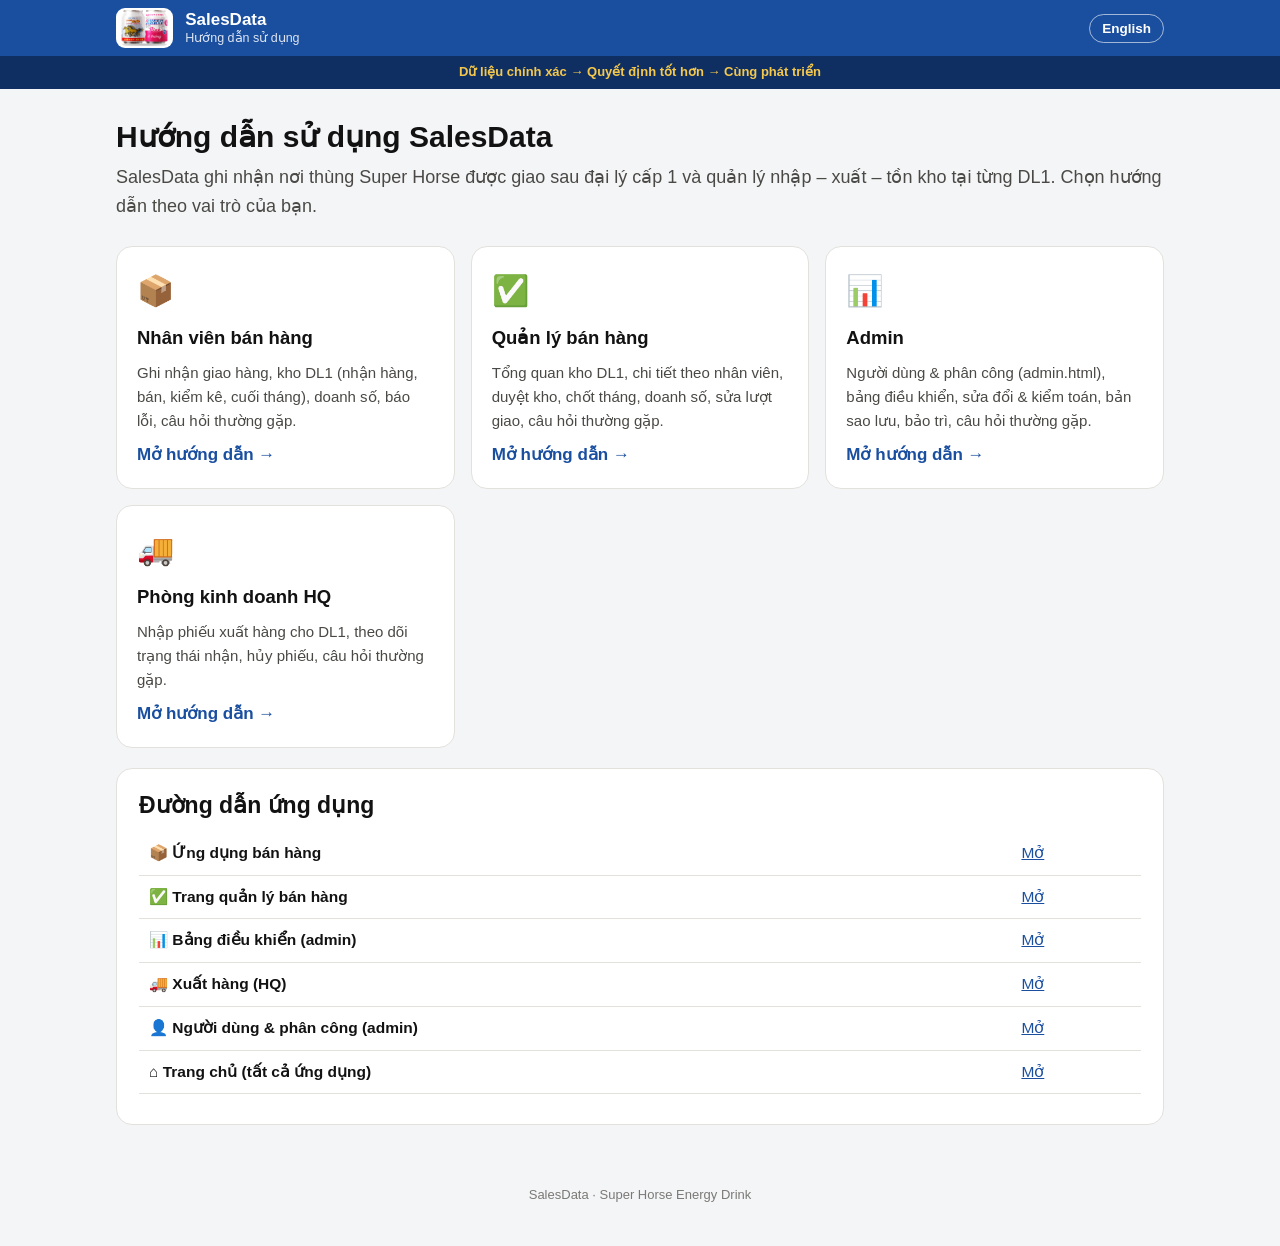
<file: guide.html>
<!doctype html>
<html lang="vi" data-default-lang="vi">
<head>
<meta charset="utf-8">
<meta name="viewport" content="width=device-width, initial-scale=1">
<meta name="theme-color" content="#1A4FA0">
<title data-vi="Hướng dẫn sử dụng · SalesData" data-en="User guides · SalesData">Hướng dẫn sử dụng · SalesData</title>
<link rel="icon" href="icon.png">
<link rel="stylesheet" href="guide.css">
<script src="guide.js"></script>
</head>
<body>
<header class="top"><div class="in">
  <img src="logo.png" alt="Super Horse">
  <div class="t">SalesData <small><span class="vi">Hướng dẫn sử dụng</span><span class="en">User guides</span></small></div>
  <button class="chip" id="langBtn">English</button>
</div></header>
<div class="tagline"><span class="vi">Dữ liệu chính xác → Quyết định tốt hơn → Cùng phát triển</span><span class="en">Accurate data → Better decisions → Growing together</span></div>

<div class="wrap" style="grid-template-columns:1fr">
<main>
  <div class="hero">
    <h1><span class="vi">Hướng dẫn sử dụng SalesData</span><span class="en">SalesData user guides</span></h1>
    <p><span class="vi">SalesData ghi nhận nơi thùng Super Horse được giao sau đại lý cấp 1 và quản lý nhập – xuất – tồn kho tại từng DL1. Chọn hướng dẫn theo vai trò của bạn.</span>
       <span class="en">SalesData records where Super Horse boxes are dropped off after DL1 distributors, and tracks stock in and out at each DL1. Pick the guide for your role.</span></p>
  </div>
  <div class="cards">
    <a class="card" href="guide-sales.html"><div class="ic">📦</div>
      <h3><span class="vi">Nhân viên bán hàng</span><span class="en">Sales staff</span></h3>
      <p><span class="vi">Ghi nhận giao hàng, kho DL1 (nhận hàng, bán, kiểm kê, cuối tháng), doanh số, báo lỗi, câu hỏi thường gặp.</span><span class="en">Recording drop-offs, DL1 stock (receiving, sales, stocktakes, month-end), My sales, reporting a mistake, FAQ.</span></p>
      <span class="go"><span class="vi">Mở hướng dẫn →</span><span class="en">Open guide →</span></span></a>
    <a class="card" href="guide-manager.html"><div class="ic">✅</div>
      <h3><span class="vi">Quản lý bán hàng</span><span class="en">Sales manager</span></h3>
      <p><span class="vi">Tổng quan kho DL1, chi tiết theo nhân viên, duyệt kho, chốt tháng, doanh số, sửa lượt giao, câu hỏi thường gặp.</span><span class="en">DL1 stock overview, drill-down by employee, stock approvals, month close, sales, drop-off fixes, FAQ.</span></p>
      <span class="go"><span class="vi">Mở hướng dẫn →</span><span class="en">Open guide →</span></span></a>
    <a class="card" href="guide-admin.html"><div class="ic">📊</div>
      <h3>Admin</h3>
      <p><span class="vi">Người dùng & phân công (admin.html), bảng điều khiển, sửa đổi & kiểm toán, bản sao lưu, bảo trì, câu hỏi thường gặp.</span><span class="en">Users & assignments (admin.html), the dashboard, amendments & audit, the backup, maintenance, FAQ.</span></p>
      <span class="go"><span class="vi">Mở hướng dẫn →</span><span class="en">Open guide →</span></span></a>
    <a class="card" href="guide-hq.html"><div class="ic">🚚</div>
      <h3><span class="vi">Phòng kinh doanh HQ</span><span class="en">HQ sales office</span></h3>
      <p><span class="vi">Nhập phiếu xuất hàng cho DL1, theo dõi trạng thái nhận, hủy phiếu, câu hỏi thường gặp.</span><span class="en">Entering dispatches to DL1s, following receipt status, cancelling, FAQ.</span></p>
      <span class="go"><span class="vi">Mở hướng dẫn →</span><span class="en">Open guide →</span></span></a>
  </div>
  <section>
    <h2 id="links"><span class="vi">Đường dẫn ứng dụng</span><span class="en">App links</span></h2>
    <div class="tbl"><table>
      <tr><td>📦 <b><span class="vi">Ứng dụng bán hàng</span><span class="en">Sales app</span></b></td><td><a href="./"><span class="vi">Mở</span><span class="en">Open</span></a></td></tr>
      <tr><td>✅ <b><span class="vi">Trang quản lý bán hàng</span><span class="en">Sales manager page</span></b></td><td><a href="manager.html"><span class="vi">Mở</span><span class="en">Open</span></a></td></tr>
      <tr><td>📊 <b><span class="vi">Bảng điều khiển (admin)</span><span class="en">Dashboard (admin)</span></b></td><td><a href="dashboard.html"><span class="vi">Mở</span><span class="en">Open</span></a></td></tr>
      <tr><td>🚚 <b><span class="vi">Xuất hàng (HQ)</span><span class="en">Dispatches (HQ)</span></b></td><td><a href="hq.html"><span class="vi">Mở</span><span class="en">Open</span></a></td></tr>
      <tr><td>👤 <b><span class="vi">Người dùng & phân công (admin)</span><span class="en">Users & assignments (admin)</span></b></td><td><a href="admin.html"><span class="vi">Mở</span><span class="en">Open</span></a></td></tr>
      <tr><td>⌂ <b><span class="vi">Trang chủ (tất cả ứng dụng)</span><span class="en">Home (all apps)</span></b></td><td><a href="portal.html"><span class="vi">Mở</span><span class="en">Open</span></a></td></tr>
    </table></div>
  </section>
</main>
</div>
<footer>SalesData · Super Horse Energy Drink</footer>
</body>
</html>
</file>
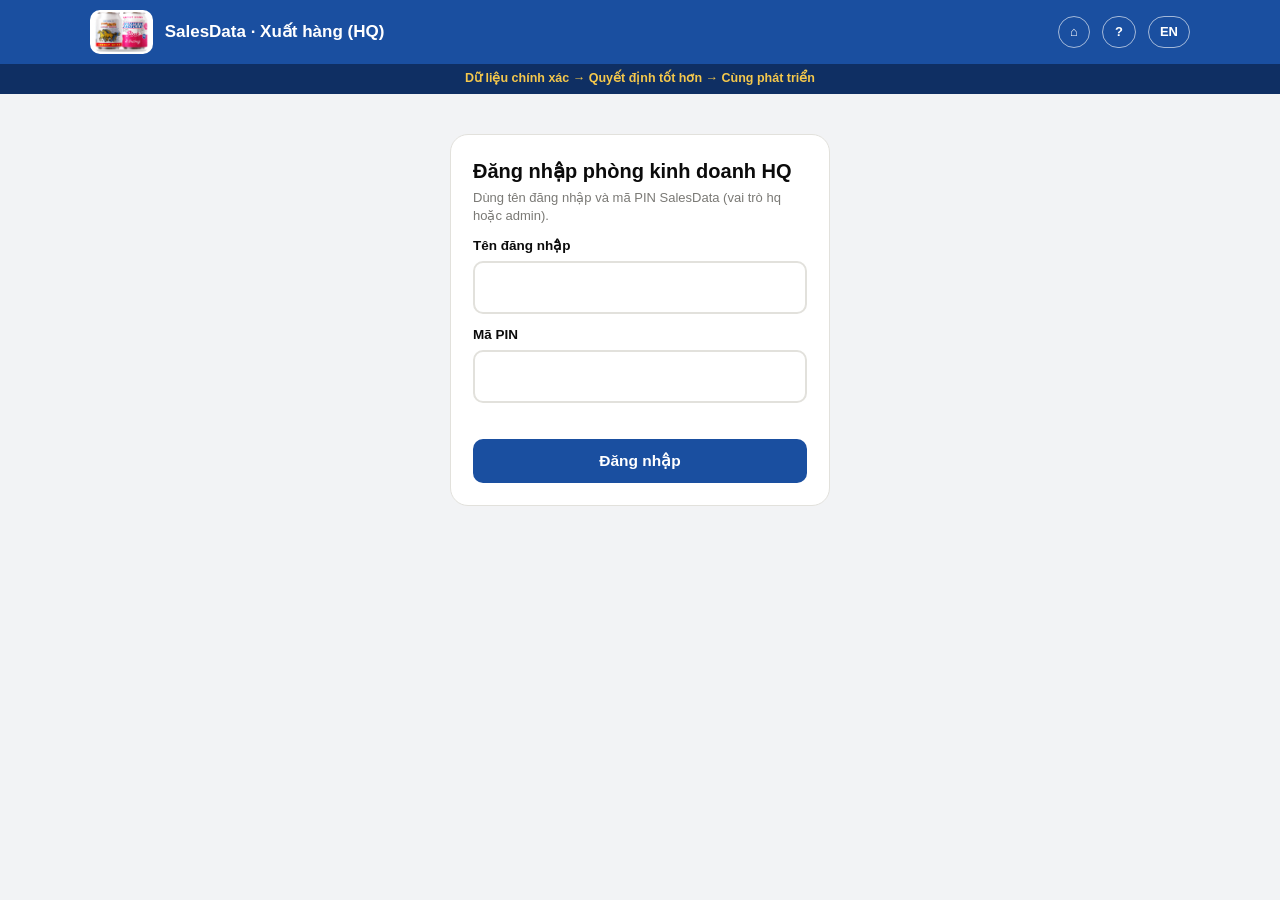
<file: hq.html>
<!doctype html>
<html lang="vi">
<head>
<meta charset="utf-8">
<meta name="viewport" content="width=device-width, initial-scale=1, viewport-fit=cover">
<meta name="theme-color" content="#1A4FA0">
<title>SalesData HQ</title>
<link rel="icon" href="icon.png">
<style>
  :root{ --brand:#1A4FA0; --brand-dark:#0F2F63; --gold:#F5C84C; --bg:#F2F3F5; --surface:#FFFFFF; --surface-2:#F0EFEC; --line:#E2E1DC;
         --ink:#0B0B0B; --ink-2:#52514E; --muted:#7A7975; --good:#1E9E4A; --warn:#B86E00; --bad:#C62828; }
  @media (prefers-color-scheme: dark){ :root:where(:not([data-theme="light"])){ --bg:#111; --surface:#1A1A19; --surface-2:#262624; --line:#33332F; --ink:#F0EFEC; --ink-2:#C3C2B7; --muted:#9A998F; } }
  :root[data-theme="dark"]{ --bg:#111; --surface:#1A1A19; --surface-2:#262624; --line:#33332F; --ink:#F0EFEC; --ink-2:#C3C2B7; --muted:#9A998F; }
  *{box-sizing:border-box} html,body{margin:0}
  body{font-family:-apple-system,BlinkMacSystemFont,"Segoe UI",Roboto,"Helvetica Neue",Arial,sans-serif;background:var(--bg);color:var(--ink);font-size:15px;line-height:1.4;font-variant-numeric:tabular-nums}
  button,select,input,textarea{font:inherit;color:inherit}
  .hidden{display:none!important}
  header{background:var(--brand);color:#fff;padding:calc(10px + env(safe-area-inset-top)) 16px 10px}
  .hdr{max-width:1100px;margin:0 auto;display:flex;align-items:center;gap:12px}
  .hdr img{height:44px;background:#fff;border-radius:10px;padding:2px 4px}
  .hdr .ttl{flex:1;min-width:0} .hdr .ttl b{display:block;font-size:17px} .hdr .ttl span{font-size:12.5px;opacity:.85}
  .chip{border:1px solid rgba(255,255,255,.6);background:transparent;color:#fff;border-radius:999px;padding:6px 11px;font-size:13px;font-weight:600;cursor:pointer;text-decoration:none}
  .tagline{background:var(--brand-dark);color:var(--gold);text-align:center;font-size:12.5px;font-weight:700;padding:6px 10px}
  .wrap{max-width:1100px;margin:0 auto;padding:0 16px 40px}
  .grid{display:grid;grid-template-columns:1fr;gap:14px;margin-top:14px}
  @media(min-width:900px){ .grid{grid-template-columns:360px 1fr} }
  .card{background:var(--surface);border:1px solid var(--line);border-radius:14px;padding:16px;min-width:0}
  h2{font-size:17px;margin:0 0 4px} .sub{color:var(--muted);font-size:13px;margin:0 0 10px}
  label{display:block;font-weight:700;font-size:13.5px;margin:12px 0 5px}
  input,select,textarea{width:100%;padding:10px 12px;border:1px solid var(--line);border-radius:10px;background:var(--surface);font-size:15.5px}
  input.big{font-size:26px;font-weight:800;text-align:center}
  .seg{display:flex;gap:6px} .seg button{flex:1;border:2px solid var(--line);background:var(--surface);border-radius:10px;padding:9px 6px;font-weight:800;font-size:13.5px;color:var(--muted);cursor:pointer}
  .seg button.on{border-color:var(--brand);color:var(--brand)} .seg button.pink.on{border-color:#D6246E;color:#D6246E}
  .btn{background:var(--brand);color:#fff;border:0;border-radius:10px;padding:11px 14px;font-weight:800;cursor:pointer;width:100%;margin-top:14px;font-size:15.5px}
  .btn.ghost{background:var(--surface);color:var(--ink);border:1px solid var(--line)} .btn.sm{width:auto;margin:0;padding:5px 10px;font-size:13px}
  .btn:disabled{opacity:.45;cursor:not-allowed}
  .err{color:var(--bad);font-weight:600;font-size:14px;margin-top:8px;min-height:1em}
  .bar{display:flex;flex-wrap:wrap;gap:8px;align-items:center;margin-bottom:10px}
  .bar select,.bar input{width:auto;min-height:38px;padding:7px 10px}
  .upd{font-size:12.5px;color:var(--muted);margin-left:auto}
  .box{overflow:auto;max-height:72vh;border:1px solid var(--line);border-radius:10px}
  table{width:100%;border-collapse:collapse;font-size:14px}
  th{text-align:left;font-size:12px;color:var(--ink-2);font-weight:600;padding:8px;border-bottom:1px solid var(--line);white-space:nowrap;background:var(--surface);position:sticky;top:0}
  td{padding:8px;border-bottom:1px solid var(--line);white-space:nowrap;vertical-align:top}
  td.num,th.num{text-align:right}
  .pill{display:inline-block;font-size:12px;font-weight:700;border-radius:999px;padding:2px 9px}
  .p-exp{background:#E3EDFB;color:#123A78} .p-ok{background:#E3F4E8;color:#1B5E20} .p-short{background:#FFF1DB;color:#8A4B00} .p-can{background:#EEE;color:#555}
  .muted{color:var(--muted);font-size:12.5px}
  .login{max-width:380px;margin:40px auto;background:var(--surface);border:1px solid var(--line);border-radius:18px;padding:22px}
  .login h1{font-size:20px;margin:0 0 4px}
  .login input{font-size:18px;padding:12px;border-width:2px}
  .modal{position:fixed;inset:0;background:rgba(0,0,0,.5);display:none;align-items:center;justify-content:center;z-index:30;padding:16px}
  .modal .in{background:var(--surface);border-radius:16px;padding:20px;width:100%;max-width:440px}
  .sum{background:var(--surface-2);border-radius:10px;padding:10px 12px;margin-top:8px;font-size:14.5px}
  .sum b{font-size:22px}
  .toast{position:fixed;left:50%;bottom:24px;transform:translateX(-50%);background:#1F1F1F;color:#fff;border-radius:12px;padding:10px 16px;font-weight:700;z-index:40;display:none}
</style>
</head>
<body>
<header><div class="hdr">
  <img src="logo.png" alt="Super Horse" onerror="this.remove()">
  <div class="ttl"><b>SalesData · <span data-i="title" style="font-size:inherit;opacity:1"></span></b><span id="who"></span></div>
  <a class="chip" href="portal.html" title="SalesData home / Trang chủ" aria-label="Home" style="text-decoration:none;font-weight:800">⌂</a>
      <a class="chip" id="helpBtn" href="guide-hq.html?from=app" title="Help / Hướng dẫn" aria-label="Help" style="text-decoration:none;font-weight:800;min-width:34px;text-align:center">?</a>
  <button class="chip" id="langBtn">EN</button>
  <button class="chip hidden" id="logoutBtn" data-i="logout"></button>
</div></header>
<div class="tagline" data-i="tagline"></div>

<div class="wrap">
  <div class="login hidden" id="vLogin">
    <h1 data-i="loginTitle"></h1>
    <p class="sub" data-i="loginSub"></p>
    <label for="uName" data-i="username"></label>
    <input id="uName" autocomplete="username" autocapitalize="none" spellcheck="false">
    <label for="uPin" data-i="pin"></label>
    <input id="uPin" type="password" inputmode="numeric" maxlength="4" autocomplete="current-password" style="letter-spacing:10px;text-align:center;font-weight:800">
    <div class="err" id="loginErr"></div>
    <button class="btn" id="loginBtn" data-i="loginBtn"></button>
  </div>

  <div id="vApp" class="hidden">
    <div class="grid">
      <div class="card">
        <h2 data-i="newT"></h2><p class="sub" data-i="newS"></p>
        <label for="fDl1">DL1</label><select id="fDl1"></select>
        <label data-i="product"></label>
        <div class="seg" id="fSeg"><button data-p="SH" class="on">Super Horse Energy Drink</button><button data-p="PINK" class="pink">Super Horse Pink</button></div>
        <label for="fBoxes" data-i="boxes"></label><input id="fBoxes" class="big" inputmode="numeric" maxlength="5" placeholder="0">
        <label for="fNo" data-i="noteNo"></label><input id="fNo" placeholder="PX-2026-…" maxlength="60">
        <label for="fDate" data-i="expected"></label><input id="fDate" type="date">
        <label for="fNote" data-i="note"></label><textarea id="fNote" rows="2" maxlength="300"></textarea>
        <div class="err" id="fErr"></div>
        <button class="btn" id="fGo" data-i="review" disabled></button>
      </div>
      <div class="card">
        <div class="bar">
          <select id="lStatus" aria-label="Status">
            <option value="" data-i="sAll"></option><option value="Expected" data-i="sExpected"></option>
            <option value="Received" data-i="sReceived"></option><option value="diff" data-i="sDiff"></option><option value="Cancelled" data-i="sCancelled"></option>
          </select>
          <select id="lDl1" aria-label="DL1"></select>
          <input id="lSearch" data-ph="searchPh" style="min-width:160px">
          <button class="btn ghost sm" id="lRefresh" data-i="refresh"></button>
          <span class="upd" id="lUpd"></span>
        </div>
        <div class="box" id="list"></div>
      </div>
    </div>
  </div>
</div>

<div class="modal" id="okModal"><div class="in">
  <h2 data-i="confirmT"></h2>
  <div class="sum" id="okSum"></div>
  <div class="err" id="okErr"></div>
  <button class="btn" id="okYes" data-i="create"></button>
  <button class="btn ghost" id="okNo" data-i="back"></button>
</div></div>
<div class="modal" id="cxModal"><div class="in">
  <h2 data-i="cancelT"></h2>
  <div class="sum" id="cxSum"></div>
  <label for="cxReason" data-i="cancelReason"></label><textarea id="cxReason" rows="2" maxlength="300"></textarea>
  <div class="err" id="cxErr"></div>
  <button class="btn" id="cxYes" data-i="cancelDo" style="background:var(--bad)"></button>
  <button class="btn ghost" id="cxNo" data-i="back"></button>
</div></div>
<div class="toast" id="toast"></div>

<script>
const API_URL = 'https://script.google.com/macros/s/AKfycbwx9JWqWJlHNZlQ2IWpJFFvySi3-HYgj1av-EY830c0ryAxt7UlTzAwJwNkxhgjPYYx/exec';
const VN = 7 * 3600e3, P = {SH:'Super Horse Energy Drink', PINK:'Super Horse Pink'};
const T = {
  vi:{ title:'Xuất hàng (HQ)', logout:'Thoát', tagline:'Dữ liệu chính xác → Quyết định tốt hơn → Cùng phát triển',
    loginTitle:'Đăng nhập phòng kinh doanh HQ', loginSub:'Dùng tên đăng nhập và mã PIN SalesData (vai trò hq hoặc admin).', username:'Tên đăng nhập', pin:'Mã PIN', loginBtn:'Đăng nhập',
    errLogin:'Sai tên đăng nhập hoặc mã PIN.', errLocked:'Nhập sai quá nhiều lần. Thử lại sau 15 phút.', errForbidden:'Tài khoản này không có quyền nhập phiếu xuất (cần Role = hq).', errNet:'Không kết nối được máy chủ.', errFill:'Nhập tên đăng nhập và mã PIN 4 số.',
    newT:'Phiếu xuất hàng mới', newS:'Nhập trước mỗi chuyến hàng gửi tới DL1. Nhân viên tại DL1 sẽ xác nhận số thực nhận.', product:'Sản phẩm', boxes:'Số thùng', noteNo:'Số phiếu xuất / phiếu giao hàng', expected:'Ngày dự kiến đến', note:'Ghi chú (xe, tài xế…)',
    review:'Kiểm tra', confirmT:'Xác nhận phiếu xuất', create:'Tạo phiếu', back:'Quay lại', refresh:'Làm mới', updated:'Cập nhật {t}',
    sAll:'Tất cả trạng thái', sExpected:'Đang về', sReceived:'Đã nhận', sDiff:'Nhận lệch số', sCancelled:'Đã hủy', allDl1:'Tất cả DL1', searchPh:'Tìm số phiếu…',
    cCreated:'Tạo lúc', cDl1:'DL1', cProduct:'SP', cBoxes:'Gửi', cNo:'Số phiếu', cExp:'Dự kiến', cStatus:'Trạng thái', cRecv:'Thực nhận', cBy:'Người nhận', cNote:'Ghi chú',
    st_Expected:'Đang về', st_Received:'Đã nhận', 'st_Received short':'Nhận thiếu', 'st_Received over':'Nhận dư', st_Cancelled:'Đã hủy',
    cancel:'Hủy', cancelT:'Hủy phiếu xuất', cancelReason:'Lý do hủy (bắt buộc)', cancelDo:'Hủy phiếu', created:'Đã tạo phiếu {id}', cancelled:'Đã hủy phiếu', none:'Chưa có phiếu nào.',
    late:'quá 24 giờ chưa nhận', err_boxes:'Số thùng 1–20.000.', err_dl1:'Chọn DL1.', err_note_no_required:'Cần nhập số phiếu.', err_duplicate_note_no:'Số phiếu này đã có cho sản phẩm này.', err_note_required:'Cần ghi lý do.', err_not_expected:'Phiếu đã được xử lý.' },
  en:{ title:'Dispatches (HQ)', logout:'Log out', tagline:'Accurate data → Better decisions → Growing together',
    loginTitle:'HQ sales office login', loginSub:'Use your SalesData username and PIN (role hq or admin).', username:'Username', pin:'PIN', loginBtn:'Log in',
    errLogin:'Wrong username or PIN.', errLocked:'Too many attempts. Try again in 15 minutes.', errForbidden:'This account cannot enter dispatches (needs Role = hq).', errNet:'Cannot reach the server.', errFill:'Enter username and 4-digit PIN.',
    newT:'New dispatch', newS:'Enter each delivery to a DL1 before it leaves. The employee at the DL1 confirms what actually arrived.', product:'Product', boxes:'Boxes', noteNo:'Dispatch / delivery note number', expected:'Expected arrival', note:'Note (truck, driver…)',
    review:'Review', confirmT:'Confirm dispatch', create:'Create dispatch', back:'Back', refresh:'Refresh', updated:'Updated {t}',
    sAll:'All statuses', sExpected:'On the way', sReceived:'Received', sDiff:'Received with difference', sCancelled:'Cancelled', allDl1:'All DL1s', searchPh:'Search note number…',
    cCreated:'Created', cDl1:'DL1', cProduct:'Product', cBoxes:'Sent', cNo:'Note no.', cExp:'Expected', cStatus:'Status', cRecv:'Received', cBy:'Received by', cNote:'Note',
    st_Expected:'On the way', st_Received:'Received', 'st_Received short':'Received short', 'st_Received over':'Received over', st_Cancelled:'Cancelled',
    cancel:'Cancel', cancelT:'Cancel dispatch', cancelReason:'Reason (required)', cancelDo:'Cancel dispatch', created:'Dispatch {id} created', cancelled:'Dispatch cancelled', none:'No dispatches yet.',
    late:'not received after 24 h', err_boxes:'Boxes 1–20,000.', err_dl1:'Choose a DL1.', err_note_no_required:'Note number is required.', err_duplicate_note_no:'This note number already exists for this product.', err_note_required:'A reason is required.', err_not_expected:'Already handled.' }
};
const S = { get(k,d){try{const v=localStorage.getItem(k);return v===null?d:JSON.parse(v)}catch(e){return d}}, set(k,v){try{localStorage.setItem(k,JSON.stringify(v))}catch(e){}}, del(k){try{localStorage.removeItem(k)}catch(e){}} };
const $ = id => document.getElementById(id);
let lang = S.get('sd_hq_lang','vi'), session = S.get('sd_hq_session', null), D = null, prod = 'SH', cx = null;
const t = (k,v) => { let s = T[lang][k] ?? T.en[k] ?? k; if (v) for (const x in v) s = s.replace('{'+x+'}', v[x]); return s; };
const esc = s => String(s ?? '').replace(/[&<>"']/g, c => ({'&':'&amp;','<':'&lt;','>':'&gt;','"':'&quot;',"'":'&#39;'}[c]));
const nf = n => Number(n).toLocaleString(lang==='vi'?'vi-VN':'en-US');
const dkey = ts => new Date(ts + VN).toISOString().slice(0,10);
const dt = ts => { if(!ts) return ''; const k = dkey(ts); return k.slice(8,10)+'/'+k.slice(5,7)+' '+new Date(ts+VN).toISOString().slice(11,16); };
const fd = k => k ? k.slice(8,10)+'/'+k.slice(5,7)+'/'+k.slice(0,4) : '';
function toast(m){ const el=$('toast'); el.textContent=m; el.style.display='block'; clearTimeout(toast.t); toast.t=setTimeout(()=>el.style.display='none',2600); }
function errT(e){ const k='err_'+e, v=t(k); return v===k ? t('errNet') : v; }
function applyLang(){
  document.documentElement.lang = lang;
  document.querySelectorAll('[data-i]').forEach(el => el.textContent = t(el.dataset.i));
  document.querySelectorAll('[data-ph]').forEach(el => el.placeholder = t(el.dataset.ph));
  $('langBtn').textContent = lang==='vi' ? 'EN' : 'VI'; $('helpBtn').href='guide-hq.html?from=app&lang='+lang;
  if (D) { fillDl1(); render(); }
}
$('langBtn').onclick = () => { lang = lang==='vi'?'en':'vi'; S.set('sd_hq_lang',lang); applyLang(); };
async function api(p){ const r = await fetch(API_URL,{method:'POST',body:JSON.stringify(p)}); if(!r.ok) throw new Error('http'); return r.json(); }
function nextMidnightVN(){ const n=Date.now(); return Math.floor((n+VN)/86400e3)*86400e3+86400e3-VN; }

$('uPin').addEventListener('input', e => e.target.value = e.target.value.replace(/\D/g,'').slice(0,4));
$('uPin').addEventListener('keydown', e => { if (e.key==='Enter') $('loginBtn').click(); });
$('loginBtn').onclick = async () => {
  const u=$('uName').value.trim().toLowerCase(), p=$('uPin').value; $('loginErr').textContent='';
  if (!u || !/^\d{4}$/.test(p)) { $('loginErr').textContent=t('errFill'); return; }
  $('loginBtn').disabled = true;
  try {
    const r = await api({action:'login',username:u,pin:p,app:'hq'});
    if (!r.ok) $('loginErr').textContent = r.error==='locked' ? t('errLocked') : t('errLogin');
    else if (r.role!=='hq' && r.role!=='admin') $('loginErr').textContent = t('errForbidden');
    else { session={token:r.token,username:r.username,name:r.name,role:r.role,expires:nextMidnightVN()}; S.set('sd_hq_session',session); S.set('sd_hq_user',u); $('uPin').value=''; showApp(); }
  } catch(e) { $('loginErr').textContent = t('errNet'); }
  $('loginBtn').disabled = false;
};
$('logoutBtn').onclick = () => { session=null; S.del('sd_hq_session'); showLogin(); };
function showLogin(){ $('vLogin').classList.remove('hidden'); $('vApp').classList.add('hidden'); $('logoutBtn').classList.add('hidden'); $('who').textContent=''; }
function showApp(){ $('vLogin').classList.add('hidden'); $('vApp').classList.remove('hidden'); $('logoutBtn').classList.remove('hidden'); $('who').textContent=session.name+' · @'+session.username; load(); }
function authFail(r){ if (r && (r.error==='auth'||r.error==='forbidden')) { session=null; S.del('sd_hq_session'); showLogin(); return true; } return false; }

async function load(){
  $('lRefresh').disabled = true;
  try { const r = await api({action:'dispatch_list',token:session.token,days:90}); if (authFail(r)) return; if (r.ok) { D = r; fillDl1(); render(); } }
  catch(e) { toast(t('errNet')); }
  $('lRefresh').disabled = false;
}
$('lRefresh').onclick = load;
setInterval(() => { if (!document.hidden && session) load(); }, 3*60e3);
function fillDl1(){
  const cur = $('fDl1').value, cur2 = $('lDl1').value;
  $('fDl1').innerHTML = `<option value="">—</option>` + D.dl1s.map(d=>`<option value="${esc(d.code)}">${esc(d.code+' · '+d.name)}</option>`).join('');
  $('fDl1').value = cur;
  $('lDl1').innerHTML = `<option value="">${esc(t('allDl1'))}</option>` + D.dl1s.map(d=>`<option value="${esc(d.code)}">${esc(d.code+' · '+d.name)}</option>`).join('');
  $('lDl1').value = cur2;
}
// form
document.querySelectorAll('#fSeg button').forEach(b => b.onclick = () => { prod=b.dataset.p; document.querySelectorAll('#fSeg button').forEach(x=>x.classList.toggle('on',x===b)); });
$('fDate').value = dkey(Date.now());
function fValid(){ const n=parseInt($('fBoxes').value,10); return $('fDl1').value && n>=1 && n<=20000 && $('fNo').value.trim(); }
['fDl1','fBoxes','fNo'].forEach(id => $(id).addEventListener('input', () => $('fGo').disabled = !fValid()));
$('fDl1').addEventListener('change', () => $('fGo').disabled = !fValid());
$('fBoxes').addEventListener('input', e => { e.target.value = e.target.value.replace(/\D/g,'').replace(/^0+/,'').slice(0,5); $('fGo').disabled=!fValid(); });
$('fGo').onclick = () => {
  if (!fValid()) return;
  const d = D.dl1s.find(x=>x.code===$('fDl1').value);
  $('okSum').innerHTML = `<b>${nf($('fBoxes').value)}</b> ${lang==='vi'?'thùng':'boxes'} · ${esc(P[prod])}<br>→ <b style="font-size:16px">${esc(d.code+' · '+d.name)}</b><br>${esc(t('noteNo'))}: <b style="font-size:15px">${esc($('fNo').value.trim())}</b><br>${esc(t('expected'))}: ${esc(fd($('fDate').value))}${$('fNote').value.trim()?'<br>'+esc($('fNote').value.trim()):''}`;
  $('okErr').textContent=''; $('okModal').style.display='flex';
};
$('okNo').onclick = () => $('okModal').style.display='none';
$('okYes').onclick = async () => {
  $('okYes').disabled = true;
  try {
    const r = await api({action:'dispatch_create',token:session.token,dl1:$('fDl1').value,product:prod,boxes:parseInt($('fBoxes').value,10),noteNo:$('fNo').value.trim(),expected:$('fDate').value,note:$('fNote').value.trim()});
    if (authFail(r)) return;
    if (r.ok) { $('okModal').style.display='none'; toast(t('created',{id:r.id})); $('fBoxes').value=''; $('fNo').value=''; $('fNote').value=''; $('fGo').disabled=true; await load(); }
    else $('okErr').textContent = errT(r.error);
  } catch(e) { $('okErr').textContent = t('errNet'); }
  $('okYes').disabled = false;
};
// list
['lStatus','lDl1'].forEach(id => $(id).onchange = () => D && render());
$('lSearch').oninput = () => D && render();
function render(){
  const st=$('lStatus').value, dl=$('lDl1').value, q=$('lSearch').value.trim().toLowerCase(), names=new Map(D.dl1s.map(d=>[d.code,d.name]));
  const rows = D.dispatches.filter(x => (!dl||x.dl1===dl) && (!q||x.noteNo.toLowerCase().includes(q)||x.id.toLowerCase().includes(q)) &&
    (!st || (st==='diff' ? (x.status==='Received short'||x.status==='Received over') : st==='Received' ? x.status.startsWith('Received') : x.status===st)));
  const cls = {Expected:'p-exp',Received:'p-ok','Received short':'p-short','Received over':'p-short',Cancelled:'p-can'};
  $('lUpd').textContent = rows.length + ' · ' + t('updated',{t:new Date(D.generated+VN).toISOString().slice(11,16)});
  $('list').innerHTML = rows.length ? `<table><thead><tr><th>${esc(t('cCreated'))}</th><th>${esc(t('cDl1'))}</th><th>${esc(t('cProduct'))}</th><th class="num">${esc(t('cBoxes'))}</th><th>${esc(t('cNo'))}</th><th>${esc(t('cExp'))}</th><th>${esc(t('cStatus'))}</th><th class="num">${esc(t('cRecv'))}</th><th>${esc(t('cBy'))}</th><th>${esc(t('cNote'))}</th><th></th></tr></thead><tbody>${
    rows.map(x => { const late = x.status==='Expected' && Date.now()-x.createdAt > 24*3600e3;
      return `<tr><td>${esc(dt(x.createdAt))}<div class="muted">@${esc(x.createdBy)}</div></td><td><b>${esc(x.dl1)}</b><div class="muted">${esc(names.get(x.dl1)||'')}</div></td>
      <td>${x.p==='PINK'?'Pink':'SH'}</td><td class="num"><b>${nf(x.boxes)}</b></td><td>${esc(x.noteNo)}</td><td>${esc(fd(x.expected))}</td>
      <td><span class="pill ${cls[x.status]||'p-can'}">${esc(t('st_'+x.status))}</span>${late?`<div class="muted" style="color:var(--warn)">⚠ ${esc(t('late'))}</div>`:''}</td>
      <td class="num">${x.receivedQty!=null?`<b>${nf(x.receivedQty)}</b>`:''}${x.receivedQty!=null&&x.receivedQty!==x.boxes?`<div class="muted" style="color:var(--warn)">${x.receivedQty-x.boxes>0?'+':''}${nf(x.receivedQty-x.boxes)}</div>`:''}</td>
      <td>${x.receivedBy?'@'+esc(x.receivedBy)+'<div class="muted">'+esc(dt(x.receivedAt))+'</div>':''}</td>
      <td style="white-space:normal;min-width:140px">${esc([x.note,x.receiveNote,x.cancelReason].filter(Boolean).join(' · '))}</td>
      <td>${x.status==='Expected'?`<button class="btn ghost sm" data-cx="${esc(x.id)}">${esc(t('cancel'))}</button>`:''}</td></tr>`; }).join('')}</tbody></table>`
    : `<p class="sub" style="padding:20px;text-align:center">${esc(t('none'))}</p>`;
  $('list').querySelectorAll('[data-cx]').forEach(b => b.onclick = () => openCancel(D.dispatches.find(x=>x.id===b.dataset.cx)));
}
function openCancel(x){ cx = x; $('cxSum').innerHTML = `<b>${nf(x.boxes)}</b> · ${esc(P[x.p])} → <b style="font-size:15px">${esc(x.dl1)}</b><br>${esc(x.noteNo)}`; $('cxReason').value=''; $('cxErr').textContent=''; $('cxModal').style.display='flex'; }
$('cxNo').onclick = () => $('cxModal').style.display='none';
$('cxYes').onclick = async () => {
  const reason = $('cxReason').value.trim(); if (!reason) { $('cxErr').textContent = t('err_note_required'); return; }
  $('cxYes').disabled = true;
  try { const r = await api({action:'dispatch_cancel',token:session.token,id:cx.id,reason}); if (authFail(r)) return;
    if (r.ok) { $('cxModal').style.display='none'; toast(t('cancelled')); await load(); } else $('cxErr').textContent = errT(r.error); }
  catch(e) { $('cxErr').textContent = t('errNet'); }
  $('cxYes').disabled = false;
};

$('uName').value = S.get('sd_hq_user','');
applyLang();
if (session && Date.now() < session.expires) showApp(); else { session=null; S.del('sd_hq_session'); showLogin(); }
</script>
</body>
</html>
</file>
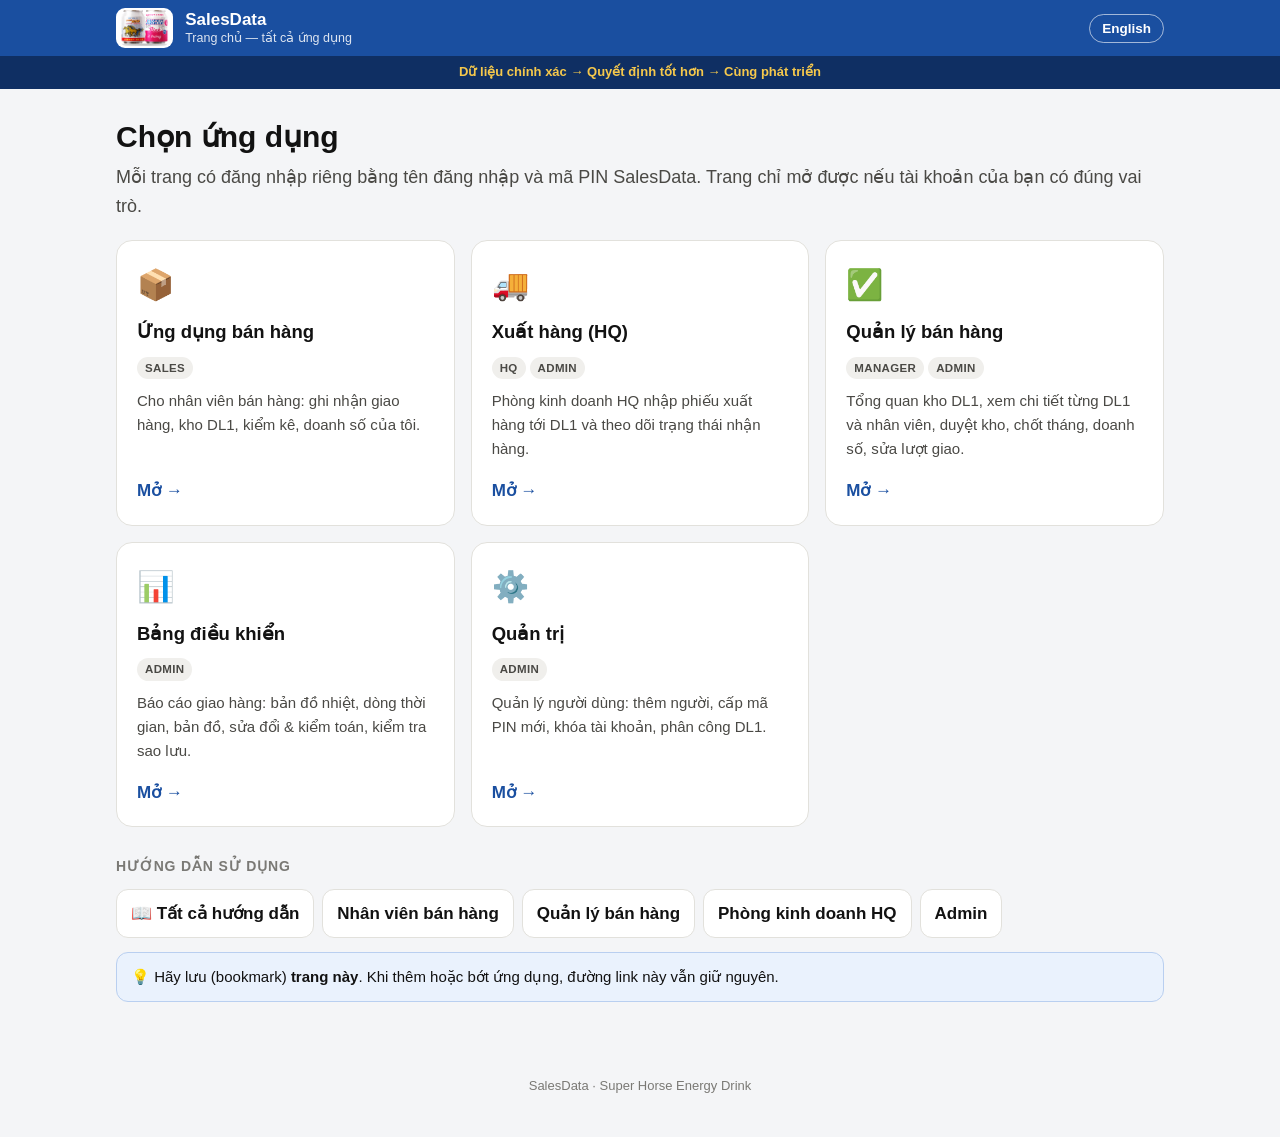
<file: portal.html>
<!doctype html>
<html lang="vi" data-default-lang="vi">
<head>
<meta charset="utf-8">
<meta name="viewport" content="width=device-width, initial-scale=1">
<meta name="theme-color" content="#1A4FA0">
<title data-vi="SalesData · Trang chủ" data-en="SalesData · Home">SalesData · Trang chủ</title>
<link rel="icon" href="icon.png">
<link rel="apple-touch-icon" href="icon.png">
<link rel="stylesheet" href="guide.css">
<script src="guide.js"></script>
<style>
  .cards{margin-top:14px}
  @media(min-width:760px){ .cards.c4{grid-template-columns:repeat(2,1fr)} }
  @media(min-width:1040px){ .cards.c4{grid-template-columns:repeat(3,1fr)} }
  .card{display:flex;flex-direction:column}
  .card p{flex:1}
  .who{display:flex;flex-wrap:wrap;gap:4px;margin:6px 0 2px}
  .who span{font-size:11.5px;font-weight:800;letter-spacing:.03em;text-transform:uppercase;border-radius:999px;padding:2px 8px;background:var(--surface-2);color:var(--ink-2)}
  .card .go{margin-top:8px}
  .sec-h{font-size:14px;font-weight:800;letter-spacing:.06em;text-transform:uppercase;color:var(--muted);margin:28px 0 0}
  .tip{font-size:15px}
  .glinks{display:flex;flex-wrap:wrap;gap:8px;margin-top:12px}
  .glinks a{background:var(--surface);border:1px solid var(--line);border-radius:12px;padding:10px 14px;text-decoration:none;color:var(--ink);font-weight:700}
  .glinks a:hover{border-color:var(--brand)}
</style>
</head>
<body>
<header class="top"><div class="in">
  <img src="logo.png" alt="Super Horse">
  <div class="t">SalesData <small><span class="vi">Trang chủ — tất cả ứng dụng</span><span class="en">Home — all apps</span></small></div>
  <button class="chip" id="langBtn">English</button>
</div></header>
<div class="tagline"><span class="vi">Dữ liệu chính xác → Quyết định tốt hơn → Cùng phát triển</span><span class="en">Accurate data → Better decisions → Growing together</span></div>

<div class="wrap" style="grid-template-columns:1fr">
<main>
  <div class="hero">
    <h1><span class="vi">Chọn ứng dụng</span><span class="en">Choose an app</span></h1>
    <p><span class="vi">Mỗi trang có đăng nhập riêng bằng tên đăng nhập và mã PIN SalesData. Trang chỉ mở được nếu tài khoản của bạn có đúng vai trò.</span>
       <span class="en">Each page has its own login with your SalesData username and PIN. A page only opens if your account has the right role.</span></p>
  </div>

  <div class="cards c4" id="apps"></div>

  <div class="sec-h"><span class="vi">Hướng dẫn sử dụng</span><span class="en">User guides</span></div>
  <div class="glinks" id="guides"></div>

  <p class="tip"><span class="vi">Hãy lưu (bookmark) <b>trang này</b>. Khi thêm hoặc bớt ứng dụng, đường link này vẫn giữ nguyên.</span>
     <span class="en">Bookmark <b>this page</b>. When apps are added or removed, this link stays the same.</span></p>
</main>
</div>
<footer>SalesData · Super Horse Energy Drink</footer>

<script>
/* ===== Edit this list to add or remove apps — nothing else needs to change ===== */
const APPS = [
  { href:'./',             icon:'📦', roles:['Sales'],
    vi:{ t:'Ứng dụng bán hàng', d:'Cho nhân viên bán hàng: ghi nhận giao hàng, kho DL1, kiểm kê, doanh số của tôi.' },
    en:{ t:'Sales app',        d:'For sales staff: record drop-offs, DL1 stock, stocktakes, my sales.' } },
  { href:'hq.html',        icon:'🚚', roles:['HQ','Admin'],
    vi:{ t:'Xuất hàng (HQ)',   d:'Phòng kinh doanh HQ nhập phiếu xuất hàng tới DL1 và theo dõi trạng thái nhận hàng.' },
    en:{ t:'Dispatches (HQ)',  d:'HQ sales office enters deliveries to DL1s and tracks whether they were received.' } },
  { href:'manager.html',   icon:'✅', roles:['Manager','Admin'],
    vi:{ t:'Quản lý bán hàng', d:'Tổng quan kho DL1, xem chi tiết từng DL1 và nhân viên, duyệt kho, chốt tháng, doanh số, sửa lượt giao.' },
    en:{ t:'Sales manager',    d:'DL1 stock overview, drill into each DL1 and employee, stock approvals, month close, sales, drop-off fixes.' } },
  { href:'dashboard.html', icon:'📊', roles:['Admin'],
    vi:{ t:'Bảng điều khiển',  d:'Báo cáo giao hàng: bản đồ nhiệt, dòng thời gian, bản đồ, sửa đổi & kiểm toán, kiểm tra sao lưu.' },
    en:{ t:'Dashboard',        d:'Drop-off reporting: heat map, timeline, map, amendments & audit, backup verification.' } },
  { href:'admin.html',     icon:'⚙️', roles:['Admin'],
    vi:{ t:'Quản trị',         d:'Quản lý người dùng: thêm người, cấp mã PIN mới, khóa tài khoản, phân công DL1.' },
    en:{ t:'Admin',            d:'Manage users: add people, issue new PINs, block accounts, DL1 assignments.' } },
];
const GUIDES = [
  { href:'guide.html',         vi:'📖 Tất cả hướng dẫn',     en:'📖 All guides' },
  { href:'guide-sales.html',   vi:'Nhân viên bán hàng',       en:'Sales staff' },
  { href:'guide-manager.html', vi:'Quản lý bán hàng',         en:'Sales manager' },
  { href:'guide-hq.html',      vi:'Phòng kinh doanh HQ',      en:'HQ sales office' },
  { href:'guide-admin.html',   vi:'Admin',                    en:'Admin' },
];
/* ============================================================================== */
const esc = s => String(s ?? '').replace(/[&<>"']/g, c => ({'&':'&amp;','<':'&lt;','>':'&gt;','"':'&quot;',"'":'&#39;'}[c]));
document.getElementById('apps').innerHTML = APPS.map(a => `<a class="card" href="${esc(a.href)}">
  <div class="ic">${a.icon}</div>
  <h3><span class="vi">${esc(a.vi.t)}</span><span class="en">${esc(a.en.t)}</span></h3>
  <div class="who">${a.roles.map(r => `<span>${esc(r)}</span>`).join('')}</div>
  <p><span class="vi">${esc(a.vi.d)}</span><span class="en">${esc(a.en.d)}</span></p>
  <span class="go"><span class="vi">Mở →</span><span class="en">Open →</span></span></a>`).join('');
document.getElementById('guides').innerHTML = GUIDES.map(g => `<a href="${esc(g.href)}"><span class="vi">${esc(g.vi)}</span><span class="en">${esc(g.en)}</span></a>`).join('');
</script>
</body>
</html>
</file>
<file: guide.css>
/* SalesData user guides — shared styles */
:root{
  --brand:#1A4FA0; --brand-dark:#0F2F63; --gold:#F5C84C;
  --bg:#F4F5F7; --surface:#FFFFFF; --surface-2:#F0EFEC; --line:#E2E1DC;
  --ink:#121212; --ink-2:#4A4945; --muted:#7A7975;
  --green:#1E9E4A; --orange:#E07B00; --red:#D0212B;
  --tip:#EAF2FD; --tip-line:#B9CFF0; --warn:#FFF4E0; --warn-line:#F3C98A;
}
@media (prefers-color-scheme: dark){
  :root:where(:not([data-theme="light"])){
    --bg:#111; --surface:#1A1A19; --surface-2:#262624; --line:#33332F; --ink:#F0EFEC; --ink-2:#C3C2B7; --muted:#9A998F;
    --tip:#14243D; --tip-line:#25467A; --warn:#33270F; --warn-line:#6B5020;
  }
}
:root[data-theme="dark"]{ --bg:#111; --surface:#1A1A19; --surface-2:#262624; --line:#33332F; --ink:#F0EFEC; --ink-2:#C3C2B7; --muted:#9A998F;
  --tip:#14243D; --tip-line:#25467A; --warn:#33270F; --warn-line:#6B5020; }

html[lang="vi"] .en, html[lang="en"] .vi{display:none!important}
*{box-sizing:border-box}
html{scroll-behavior:smooth;scroll-padding-top:70px}
body{margin:0;font-family:-apple-system,BlinkMacSystemFont,"Segoe UI",Roboto,"Helvetica Neue",Arial,sans-serif;
     background:var(--bg);color:var(--ink);font-size:17px;line-height:1.6}
a{color:var(--brand)}
@media (prefers-color-scheme: dark){ :root:where(:not([data-theme="light"])) a{color:#7FB0F0} }

/* header */
.top{background:var(--brand);color:#fff;position:sticky;top:0;z-index:10}
.top .in{max-width:1080px;margin:0 auto;display:flex;align-items:center;gap:12px;padding:8px 16px}
.top img{height:40px;background:#fff;border-radius:9px;padding:2px 4px}
.top .t{flex:1;min-width:0;font-weight:800;line-height:1.2}
.top .t small{display:block;font-weight:500;opacity:.85;font-size:12.5px}
.chip{border:1px solid rgba(255,255,255,.6);background:transparent;color:#fff;border-radius:999px;padding:6px 12px;font-size:13.5px;font-weight:700;cursor:pointer;text-decoration:none;white-space:nowrap}
.tagline{background:var(--brand-dark);color:var(--gold);text-align:center;font-size:13px;font-weight:700;padding:6px 10px}

/* layout */
.wrap{max-width:1080px;margin:0 auto;padding:0 16px 60px;display:grid;grid-template-columns:1fr;gap:24px}
@media(min-width:980px){ .wrap{grid-template-columns:240px 1fr} }
nav.toc{display:none}
@media(min-width:980px){
  nav.toc{display:block;position:sticky;top:76px;align-self:start;max-height:calc(100vh - 90px);overflow:auto;padding-top:28px}
}
nav.toc b{display:block;font-size:12px;letter-spacing:.06em;text-transform:uppercase;color:var(--muted);margin-bottom:8px}
nav.toc a{display:block;color:var(--ink-2);text-decoration:none;font-size:14.5px;padding:5px 10px;border-left:3px solid transparent}
nav.toc a:hover,nav.toc a.on{color:var(--brand);border-left-color:var(--brand)}
details.mtoc{margin-top:16px;background:var(--surface);border:1px solid var(--line);border-radius:12px;padding:10px 14px}
details.mtoc summary{font-weight:700;cursor:pointer}
details.mtoc a{display:block;padding:6px 0;text-decoration:none}
@media(min-width:980px){ details.mtoc{display:none} }
main{min-width:0}

/* content */
.hero{padding:30px 0 6px}
.hero h1{font-size:30px;line-height:1.2;margin:0 0 8px}
.hero p{color:var(--ink-2);margin:0;font-size:18px}
.role{display:inline-block;font-size:12.5px;font-weight:800;letter-spacing:.04em;text-transform:uppercase;background:var(--gold);color:#3A2B00;border-radius:999px;padding:3px 10px;margin-bottom:10px}
section{background:var(--surface);border:1px solid var(--line);border-radius:16px;padding:22px 22px 18px;margin-top:20px}
@media(max-width:600px){ section{padding:18px 16px 14px} }
h2{font-size:23px;margin:0 0 6px;line-height:1.25}
h2 .n{display:inline-flex;align-items:center;justify-content:center;width:32px;height:32px;border-radius:50%;background:var(--brand);color:#fff;font-size:16px;margin-right:8px;vertical-align:3px}
h3{font-size:18.5px;margin:22px 0 6px}
p{margin:8px 0}
.lead{color:var(--ink-2)}

/* steps */
ol.steps{list-style:none;counter-reset:s;padding:0;margin:12px 0}
ol.steps>li{counter-increment:s;position:relative;padding:2px 0 14px 46px}
ol.steps>li::before{content:counter(s);position:absolute;left:0;top:0;width:32px;height:32px;border-radius:50%;background:var(--surface-2);
  color:var(--brand);font-weight:800;display:flex;align-items:center;justify-content:center;border:2px solid var(--brand)}
ol.steps>li>b:first-child{display:block}

/* figures */
.figs{display:flex;flex-wrap:wrap;gap:16px;margin:14px 0}
figure{margin:0;flex:1 1 220px;max-width:280px}
@media(max-width:600px){ .figs{gap:10px} figure{flex:1 1 calc(50% - 5px);max-width:calc(50% - 5px)} figure.wide{max-width:none;flex-basis:100%} }
figure.wide{max-width:none;flex-basis:100%}
figure img{width:100%;height:auto;display:block;border-radius:14px;border:1px solid var(--line);box-shadow:0 4px 18px rgba(0,0,0,.08);background:#fff}
figcaption{font-size:13.5px;color:var(--muted);margin-top:6px;text-align:center}

/* callouts */
.tip,.warn{border-radius:12px;padding:12px 14px;margin:14px 0;border:1px solid}
.tip{background:var(--tip);border-color:var(--tip-line)}
.warn{background:var(--warn);border-color:var(--warn-line)}
.tip::before{content:"💡 ";} .warn::before{content:"⚠️ ";}

/* tables */
.tbl{overflow-x:auto;margin:12px 0}
table{border-collapse:collapse;width:100%;font-size:15.5px}
th,td{text-align:left;padding:9px 10px;border-bottom:1px solid var(--line);vertical-align:top}
th{font-size:13.5px;color:var(--ink-2);background:var(--surface-2)}
.dot{display:inline-block;width:14px;height:14px;border-radius:50%;vertical-align:-2px;margin-right:6px}
.g{background:var(--green)} .o{background:var(--orange)} .r{background:var(--red)}
.pill{display:inline-block;font-size:13px;font-weight:700;border-radius:999px;padding:1px 9px;white-space:nowrap}
.p-pend{background:#FFF1DB;color:#8A4B00} .p-am{background:#E3EDFB;color:#123A78} .p-void{background:#EEE;color:#555}
.p-rej{background:#FCE4E4;color:#8F1C1C} .p-q{background:#FFF1DB;color:#8A4B00} .p-ok{background:#E3F4E8;color:#1B5E20}
kbd,.btnlike{display:inline-block;font:inherit;font-size:14px;font-weight:700;background:var(--brand);color:#fff;border-radius:8px;padding:1px 9px;white-space:nowrap}
.btnlike.g2{background:var(--green)} .btnlike.r2{background:var(--red)} .btnlike.w{background:var(--surface);color:var(--ink);border:1px solid var(--line)}

/* flow diagram */
.flow{display:flex;flex-wrap:wrap;align-items:stretch;gap:8px;margin:14px 0}
.flow .b{flex:1 1 140px;background:var(--surface-2);border-radius:12px;padding:10px 12px;font-size:14.5px;border-top:4px solid var(--brand)}
.flow .b b{display:block;font-size:15px}
.flow .a{align-self:center;color:var(--muted);font-weight:800;font-size:20px}
@media(max-width:600px){ .flow{flex-direction:column} .flow .b{flex:0 0 auto} .flow .a{transform:rotate(90deg);align-self:center;line-height:1} }

/* FAQ */
details.q{border-bottom:1px solid var(--line);padding:4px 0}
details.q:last-child{border-bottom:0}
details.q summary{cursor:pointer;font-weight:700;padding:10px 28px 10px 0;list-style:none;position:relative}
details.q summary::-webkit-details-marker{display:none}
details.q summary::after{content:"+";position:absolute;right:4px;top:6px;font-size:22px;color:var(--brand)}
details.q[open] summary::after{content:"–"}
details.q .a{padding:0 0 12px;color:var(--ink-2)}
.faqtools{display:flex;gap:8px;margin:6px 0 4px}
.faqtools button{border:1px solid var(--line);background:var(--surface);border-radius:8px;padding:4px 10px;font-size:13px;cursor:pointer;color:var(--ink)}

/* cards on index */
.cards{display:grid;grid-template-columns:1fr;gap:16px;margin-top:20px}
@media(min-width:760px){ .cards{grid-template-columns:repeat(3,1fr)} }
.card{background:var(--surface);border:1px solid var(--line);border-radius:16px;padding:20px;text-decoration:none;color:var(--ink);display:block}
.card:hover{border-color:var(--brand)}
.card .ic{font-size:30px}
.card h3{margin:8px 0 4px}
.card p{color:var(--ink-2);font-size:15px}
.card .go{color:var(--brand);font-weight:800}

footer{max-width:1080px;margin:0 auto;padding:0 16px 40px;color:var(--muted);font-size:13px;text-align:center}

@media print{
  .top,.tagline,nav.toc,details.mtoc,.faqtools{display:none!important}
  body{background:#fff;font-size:12.5pt}
  section{break-inside:avoid-page;border:0;padding:0;margin-top:18px}
  details.q{break-inside:avoid} details.q .a{display:block!important}
  figure img{box-shadow:none}
}
</file>
